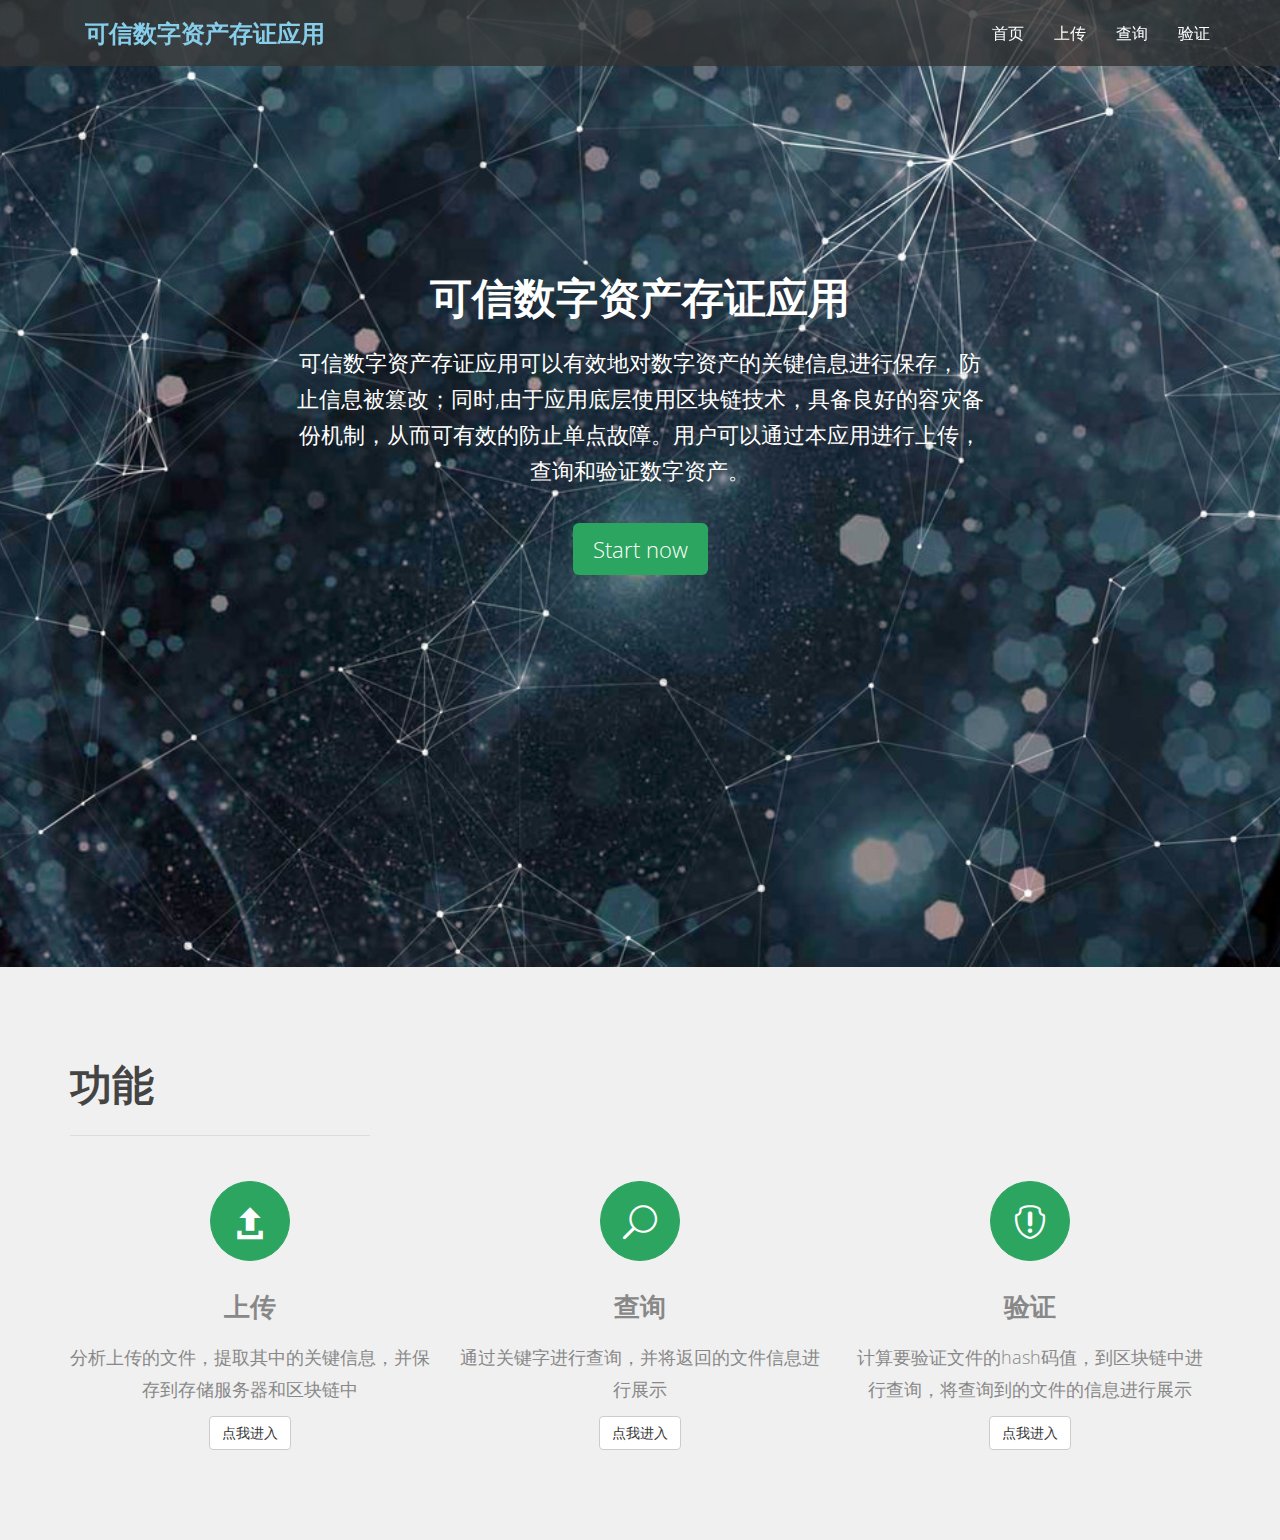
<file: 前端项目/index.html>
﻿<!DOCTYPE html>
<script src="assets/bootstrap/js/jquery/2.0.0/jquery.min.js"></script>
<link href="assets/bootstrap/css/bootstrap/3.3.6/bootstrap.min.css" rel="stylesheet" />
<link href="assets/css/style.css" rel="stylesheet" />
<link href="assets/css/media-queries.css" rel="stylesheet"/>
<link href="assets/fonts/style.css" rel="stylesheet"/>
<link href="assets/css/animate.css" rel="stylesheet"/>
<link rel="stylesheet" href="http://fonts.googleapis.com/css?family=Open+Sans:700,300,400">
<script src="assets/bootstrap/js/bootstrap/3.3.6/bootstrap.min.js"></script>
<script src="assets/bootstrap/js/jquery/2.0.0/jquery.min.js"></script>

<html>
	<head>
		<meta charset="UTF-8">
		<title>可信数字资产存证应用</title>
		
	</head>
	<body>
	<!-- 导航栏 -->
   	<nav class="navbar navbar-fixed-top" role="navigation">
			<div class="container">
				<div class="navbar-header">
        		<button type="button" class="navbar-toggle collapsed" data-toggle="collapse"
                	data-target="#top-navbar-collapse" >
		            <span class="sr-only">切换导航</span>
		            <span class="icon-bar"></span>
		            <span class="icon-bar"></span>
		            <span class="icon-bar"></span>
		        </button>
        	<a class="navbar-brand" href="index.html" id="a1">可信数字资产存证应用</a>
    </div>
    <div class="collapse navbar-collapse" id="top-navbar-collapse">
        <ul class="nav navbar-nav navbar-right">
			<li ><a href="index.html" >首页</a></li> 
            <li ><a href="upload.html" >上传</a></li>                      
            <li ><a href="search.html" >查询</a></li> 
            <li><a  href="verification.html" >验证</a></li>
          
        
        </ul>
    </div>
    </div>
	</nav>
	
	<!-- 主页头部  -->
		<div class="page-title top-content" id="page-title-bg">
            <div class="page-title-text wow fadeInUp">
            	<h1>可信数字资产存证应用</h1>
            	<p>可信数字资产存证应用可以有效地对数字资产的关键信息进行保存，防止信息被篡改；同时,由于应用底层使用区块链技术，具备良好的容灾备份机制，从而可有效的防止单点故障。用户可以通过本应用进行上传，查询和验证数字资产。</p>
            	<div class="page-title-bottom-link">
            		<a class="big-link-1 btn scroll-link" href="#功能">Start now</a>
            	</div>
            </div>
        </div>
   
   
   
    <!--功能展示-->
	<br />
	
    <div class="container" id="功能">
    	
	            <div class="row">
	                <div class="col-sm-12 block-3 section-description wow fadeIn">
	                    <h2 align="left">功能</h2>
	                  	<div class="divider-1 wow fadeInUp"><span></span></div>
	                </div>
	            </div>
    	
    	
    	
    	
      <div class="row" id="summary-container">
      
        <div class="col-md-4 block-3-box wow fadeInUp">
          <div class="block-3-box-icon">
	            <span aria-hidden="true" class="icon_upload"></span>
	      </div>
          <h3>上传</h3>
          <p>分析上传的文件，提取其中的关键信息，并保存到存储服务器和区块链中</p>
          <p>
            <a class="btn btn-default" href="upload.html" role="button" >点我进入</a>
          </p>
        </div>
        
        
        <div class="col-md-4 block-3-box wow fadeInUp">
          <div class="block-3-box-icon">
	            <span aria-hidden="true" class="icon_search"></span>
	      </div>
         <h3>查询</h3>
          <p>通过关键字进行查询，并将返回的文件信息进行展示</p>
          <p>
            <a class="btn btn-default" href="search.html" role="button" >点我进入</a>
          </p>
        </div>
        
        
        <div class="col-md-4 block-3-box wow fadeInUp">
          <div class="block-3-box-icon">
	            <span aria-hidden="true" class="icon_shield"></span>
	      </div>
          <h3>验证</h3>
          <p>计算要验证文件的hash码值，到区块链中进行查询，将查询到的文件的信息进行展示</p>
          <p>
            <a class="btn btn-default" href="verification.html" role="button" >点我进入</a>
          </p>
        </div>
        
      </div>
     
      <br /><br /><br /><br />
	</body>
</html>
</file>
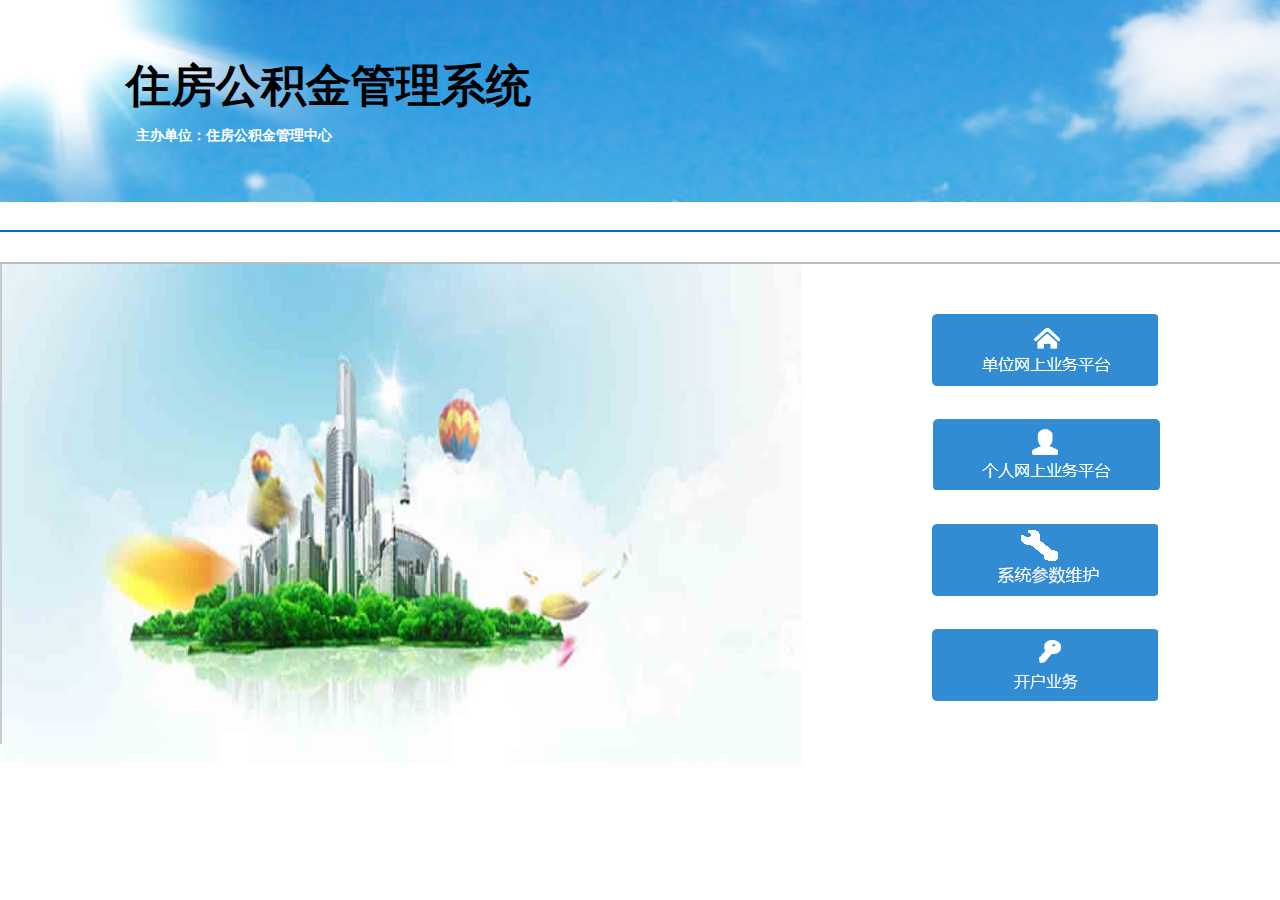
<file: 公积金/公积金/项目代码/gongjijin/WebRoot/Index.html>
<!DOCTYPE html PUBLIC "-//W3C//DTD XHTML 1.0 Transitional//EN" "http://www.w3.org/TR/xhtml1/DTD/xhtml1-transitional.dtd">
<html xmlns="http://www.w3.org/1999/xhtml">
<head>
<meta http-equiv="Content-Type" content="text/html; charset=utf-8" />
<title>住房公积金管理系统</title>
<link href="style/main.css" rel="stylesheet" type="text/css">
</head>

<body>
	<div id="warp">
    	<div id="header">
        	<div class="text">
            	<ul>
                	<li><h1>住房公积金管理系统</h1></li>
                    <li><h3>主办单位：住房公积金管理中心</h3></li>
                </ul>
            </div>
        </div>
        	
        <div id="contents">
        	<div class="all">
            	<div class="left"><img src="img/logo.jpg" alt="" / class="img"></div>
            	<div class="right">
            		<ul>
                		<li><input type="button" class="sub1" onclick="location.href='ComModification.html'"></li>
                    	<li><input type="button" class="sub2" onclick="location.href='PerModification.html'"></li>
                        <li><input type="button" class="sub3" ></li>
                        <li><input type="button" class="kaihu" onclick="location.href='OpenAccount.html'"></li>
                	</ul>
            	</div>
            </div>
        	    	
        </div>
        <div id="footer"></div>
    </div>
</body>
</html>
</file>
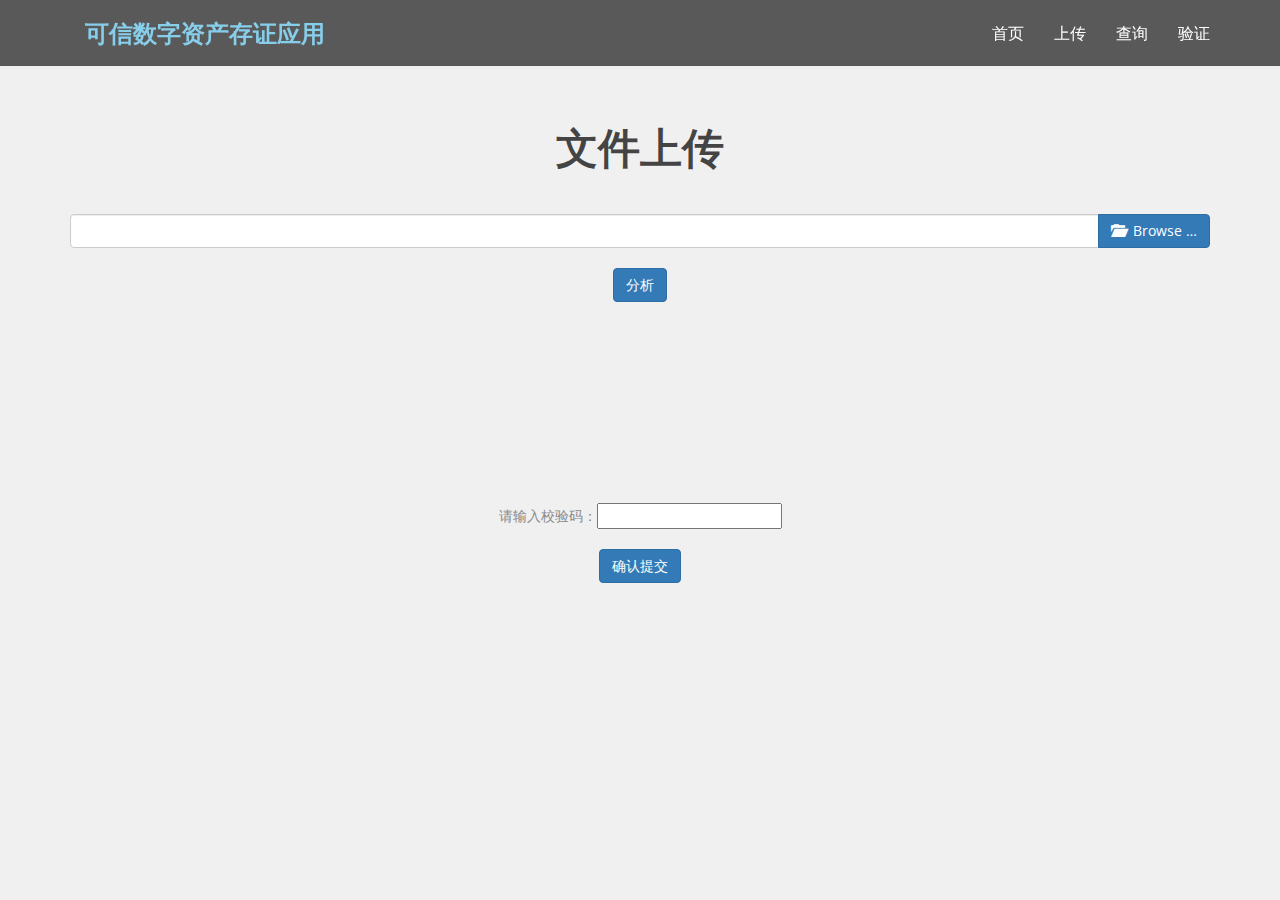
<file: 前端项目/upload.html>
﻿<!DOCTYPE html>
<script src="assets/bootstrap/js/jquery/2.0.0/jquery.min.js"></script>
<link href="assets/bootstrap/css/bootstrap/3.3.6/bootstrap.min.css" rel="stylesheet" />
<link href="assets/css/style.css" rel="stylesheet" />
<link href="assets/css/media-queries.css" rel="stylesheet"/>
<link href="assets/fonts/style.css" rel="stylesheet"/>
<link href="assets/css/animate.css" rel="stylesheet"/>
<link rel="stylesheet" href="assets/css/fileinput.css" />
<link rel="stylesheet" href="http://fonts.googleapis.com/css?family=Open+Sans:700,300,400">
<script src="assets/bootstrap/js/bootstrap/3.3.6/bootstrap.min.js"></script>
<script src="assets/bootstrap/js/jquery/2.0.0/jquery.min.js"></script>
<script type="text/javascript" src="assets/js/fileinput.js" ></script>
<script type="text/javascript" src="assets/js/spark-md5.js"></script>
<script type="text/javascript" src="assets/js/uploadjs.js"></script>
<html>
	<head>
		<meta charset="UTF-8">
		<title>上传</title> 
	</head>
	<body>
	<!-- 导航栏 -->
   	<nav class="navbar navbar-fixed-top" role="navigation">
			<div class="container">
				<div class="navbar-header">
        		<button type="button" class="navbar-toggle collapsed" data-toggle="collapse"
                	data-target="#top-navbar-collapse" >
		            <span class="sr-only">切换导航</span>
		            <span class="icon-bar"></span>
		            <span class="icon-bar"></span>
		            <span class="icon-bar"></span>
		        </button>
        	<a class="navbar-brand" href="index.html" id="a1">可信数字资产存证应用</a>
    </div>
    <div class="collapse navbar-collapse" id="top-navbar-collapse">
        <ul class="nav navbar-nav navbar-right">
			<li ><a href="index.html" >首页</a></li>
            <li ><a href="upload.html" >上传</a></li>                      
            <li ><a href="search.html" >查询</a></li> 
            <li><a  href="verification.html" >验证</a></li>
             
        </ul>
    </div>
    </div>
	</nav>
	
	<br /><br /><br /><br />
	<div class="container kv-main">
			<!-- 上传文件 -->
            <div class="page-header">
            <h1>文件上传</h1>
            </div>
		<form  action="/upload"  method="post" enctype="multipart/form-data" id="form_post">
             <input id="file" class="file" type="file" multiple data-min-file-count="1" name="uploadfile" />
		 		<br>
                <button id="cal"  type="button" class="btn btn-primary" onclick="analysis()">分析</button>
        
		</form>
		<br>
		<br>
		<br>
    	<div class="col-sm-12 container">
			 <table id="table" style="width:100%;border-collapse:collapse; border:1px solid gray;font-size:18px; text-align:center; " border="1">  
				  
			</table>  
		</div>
		
		<div class="col-md-12" style="margin-top:100px">
			
		<form id="submit" action="put"  method="get">
			<input type="hidden" name="filename" id="file_name"/>
			<input  name="keys" id="key_put" type="hidden"/><br><br>
			
                请输入校验码：<input type="password" name="pk" id="pk"/><br><br>
                <button type="button" class="btn btn-primary" onclick="judge()">确认提交</button>
            </form>
		</div>
	
    <hr />
		
		<div class="col-sm-12 container">
			<br>
		<br>
			 
		</div>
    </div>
	</body>
</html>
</file>
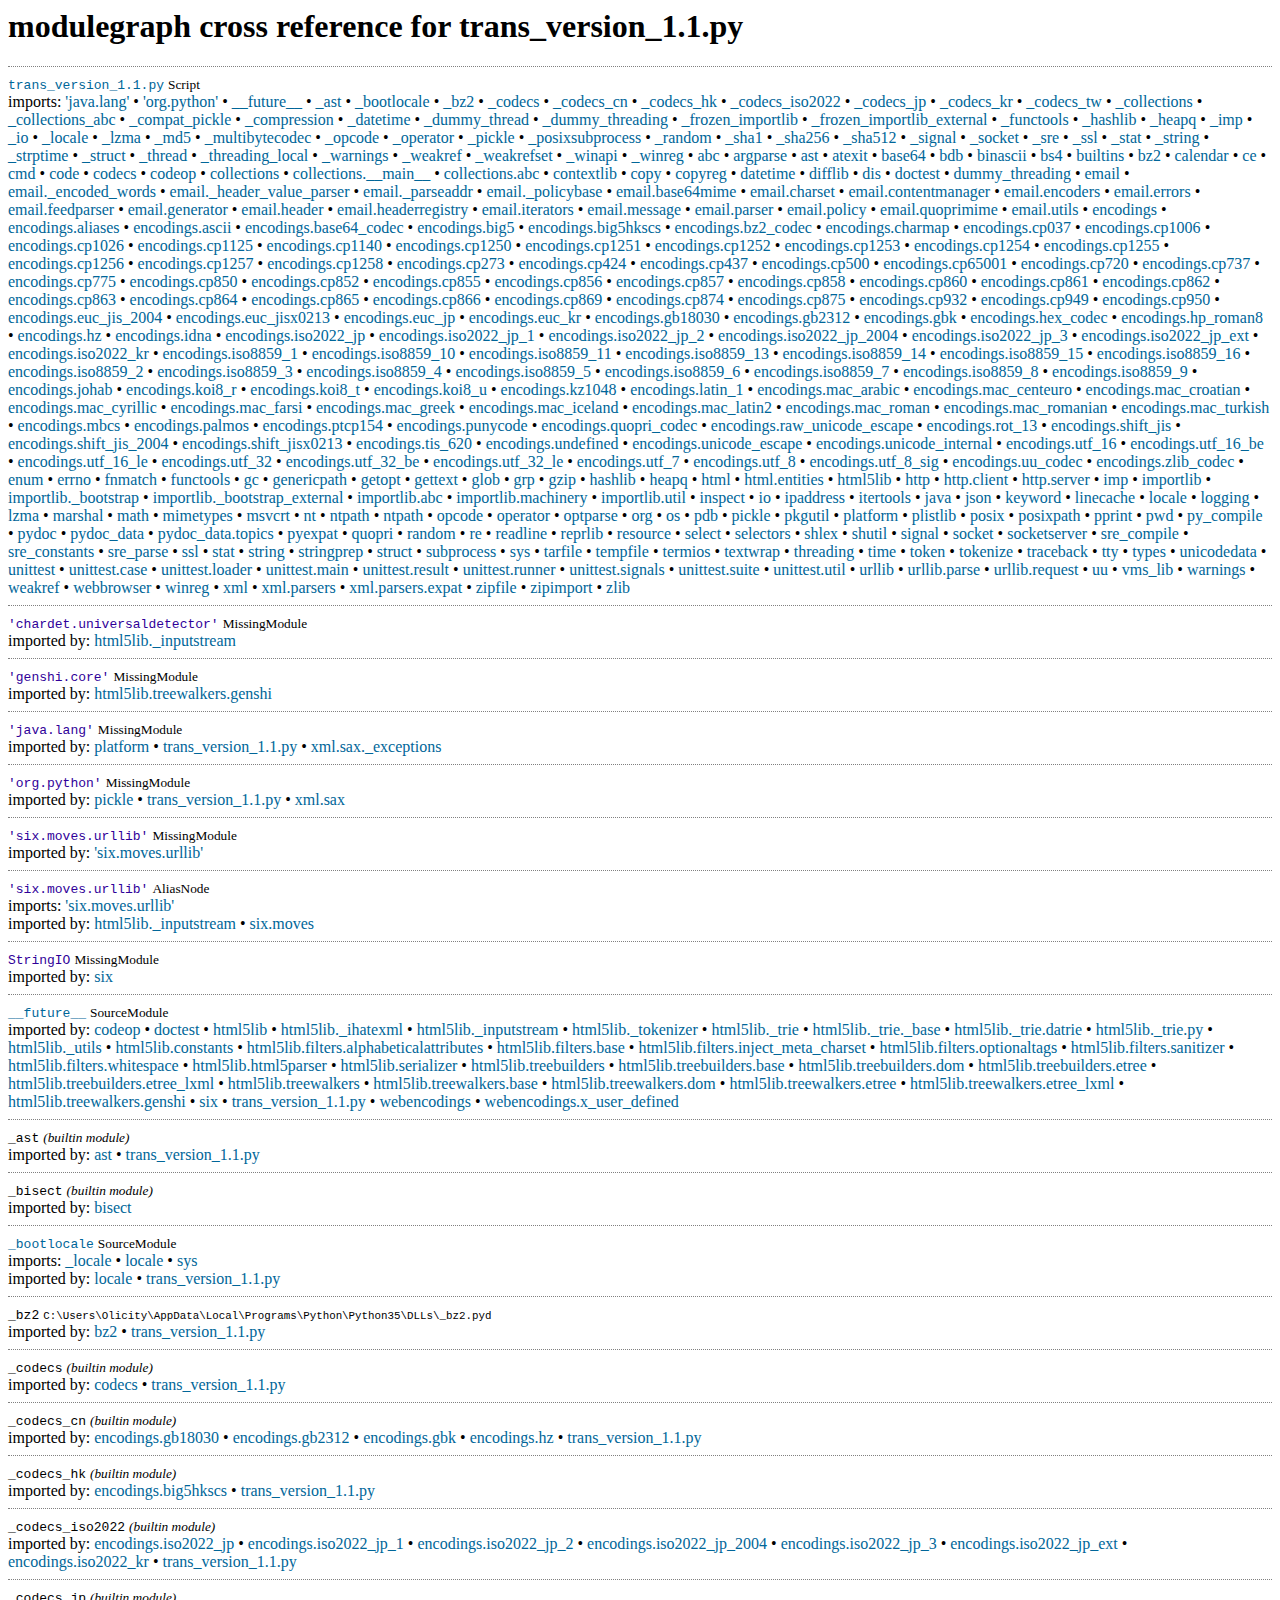
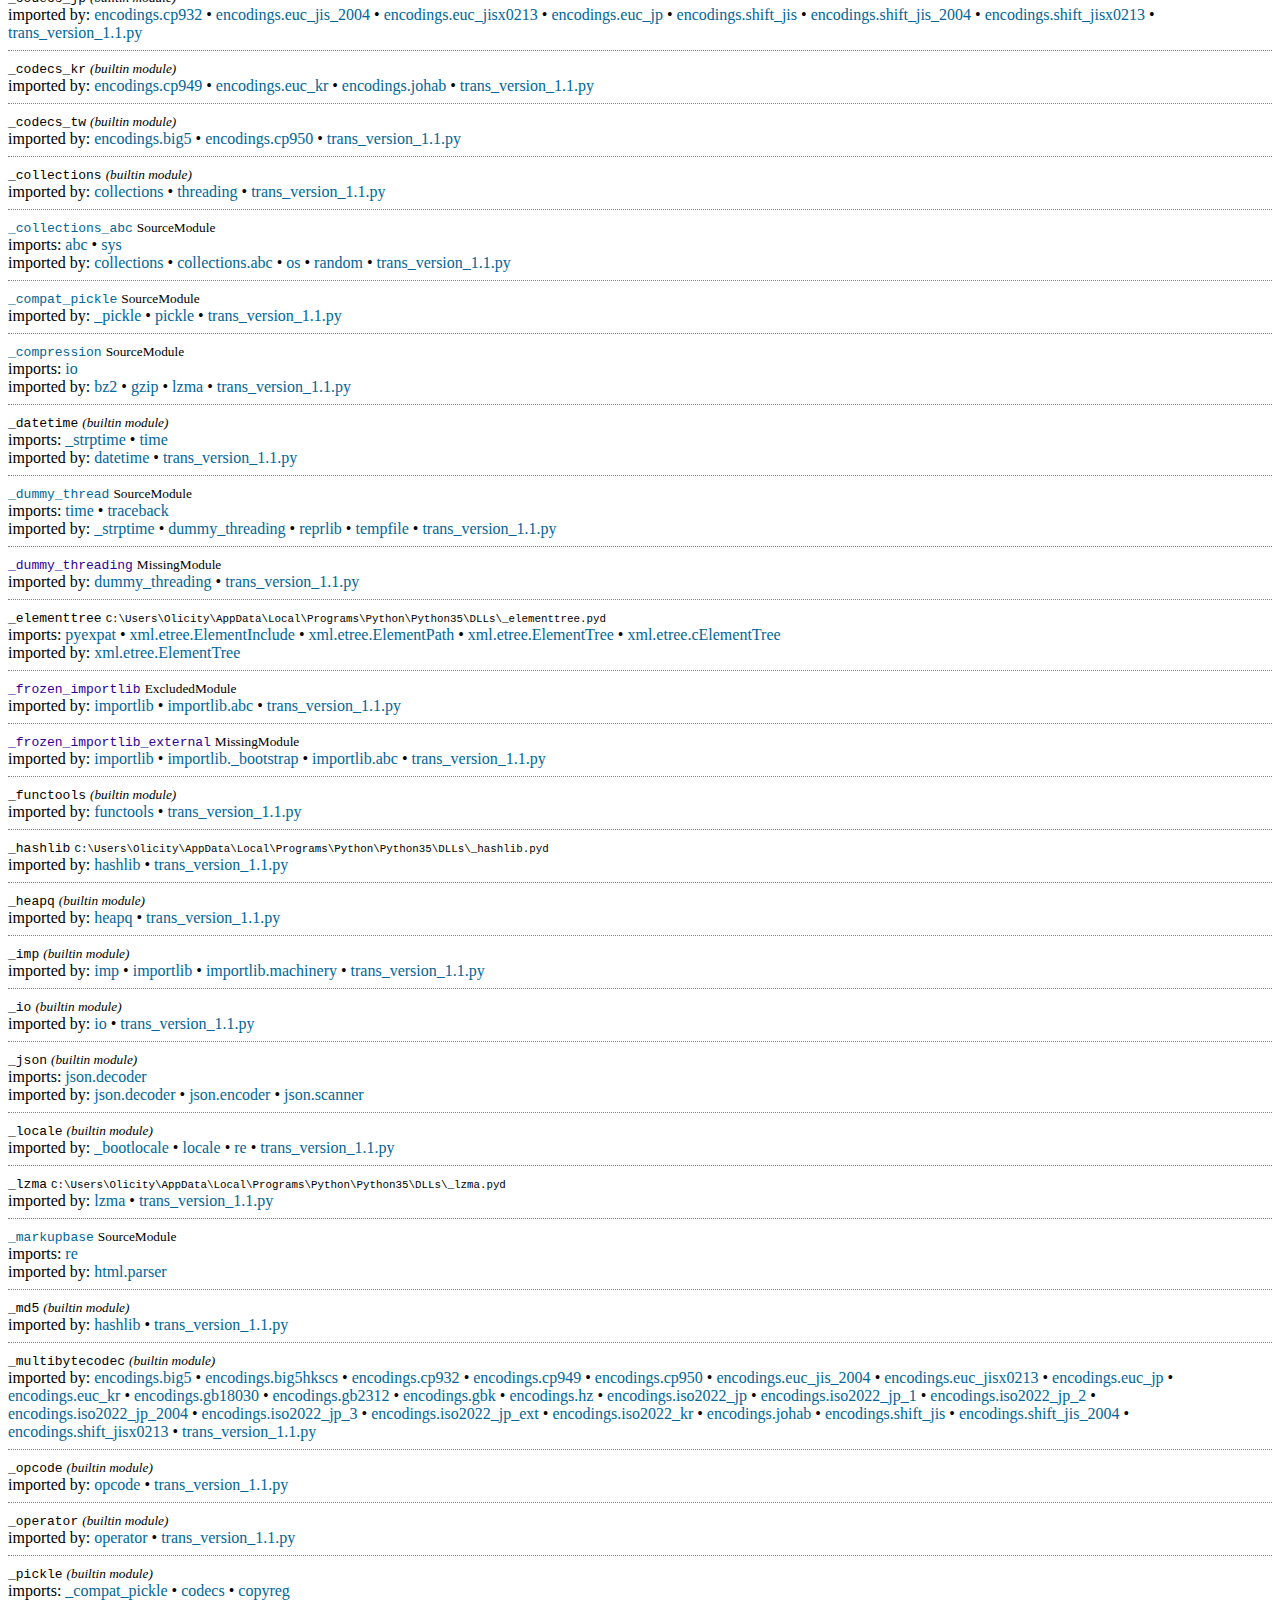
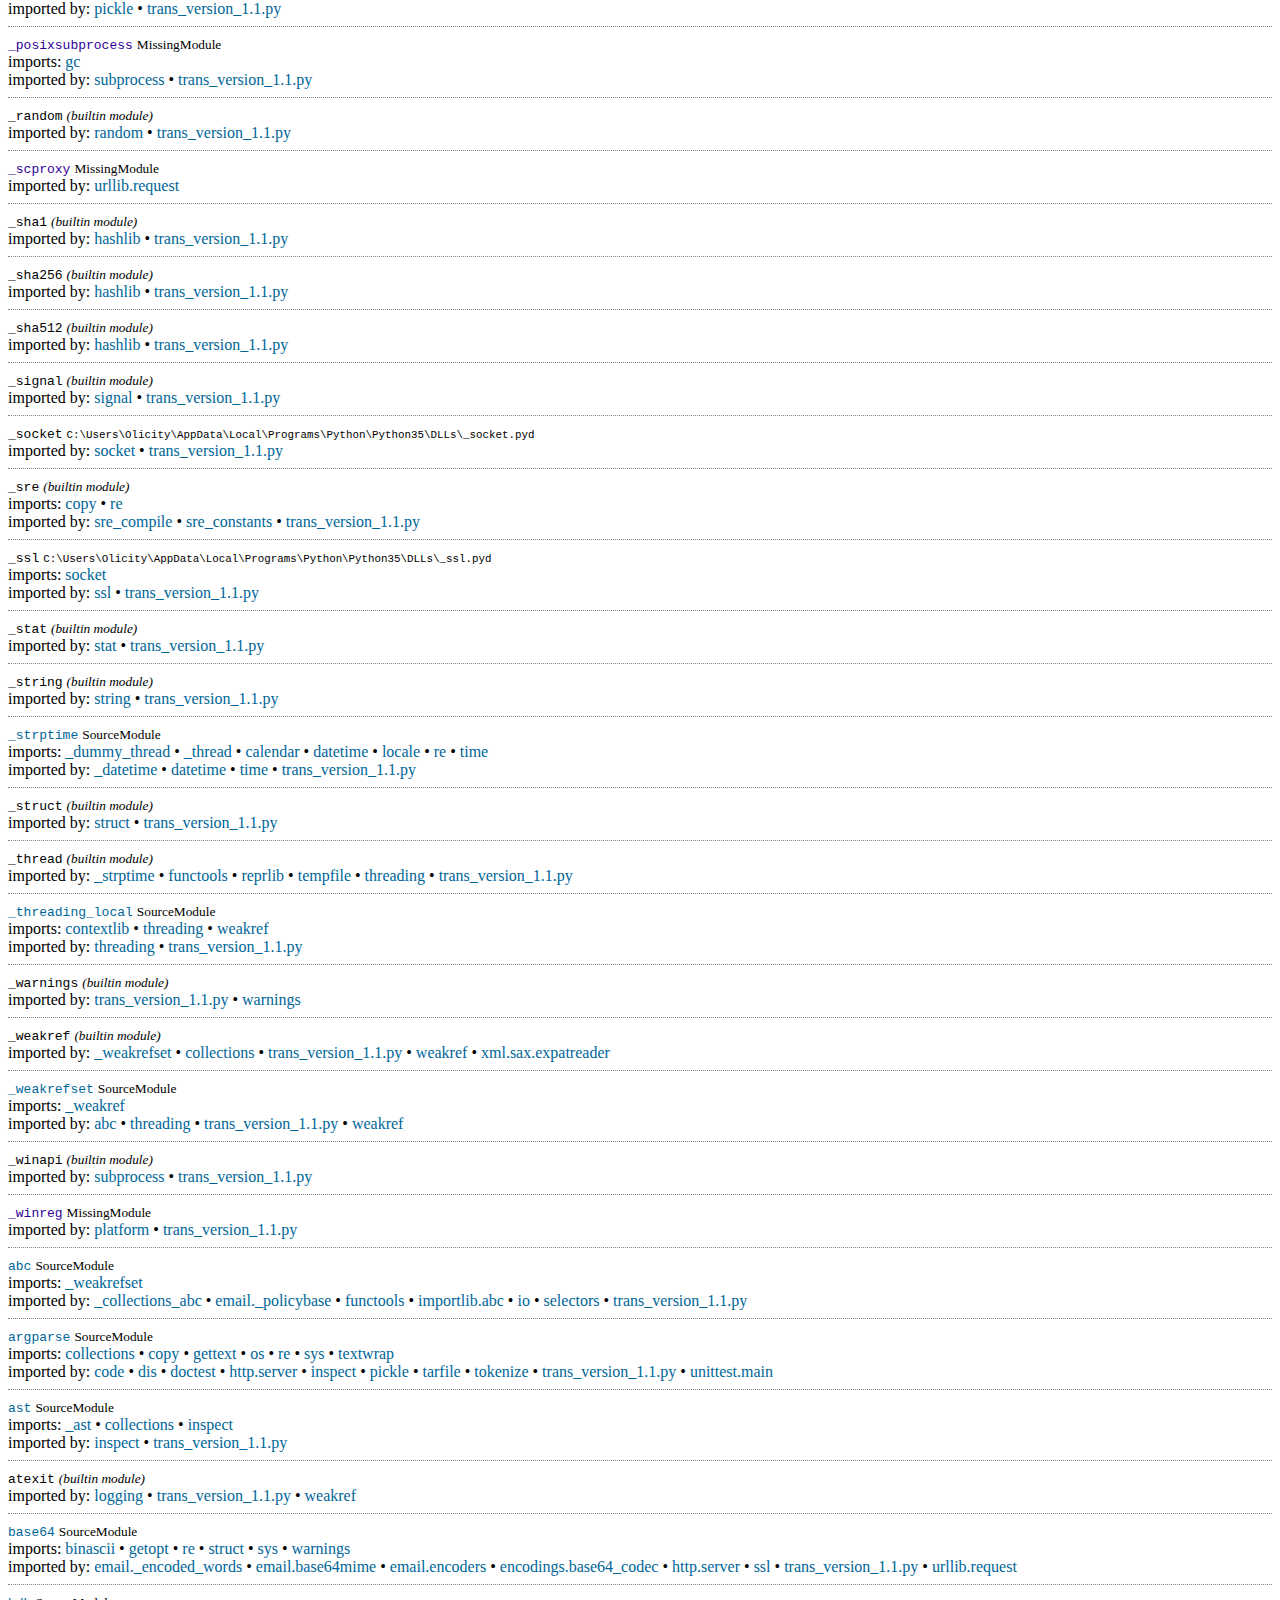
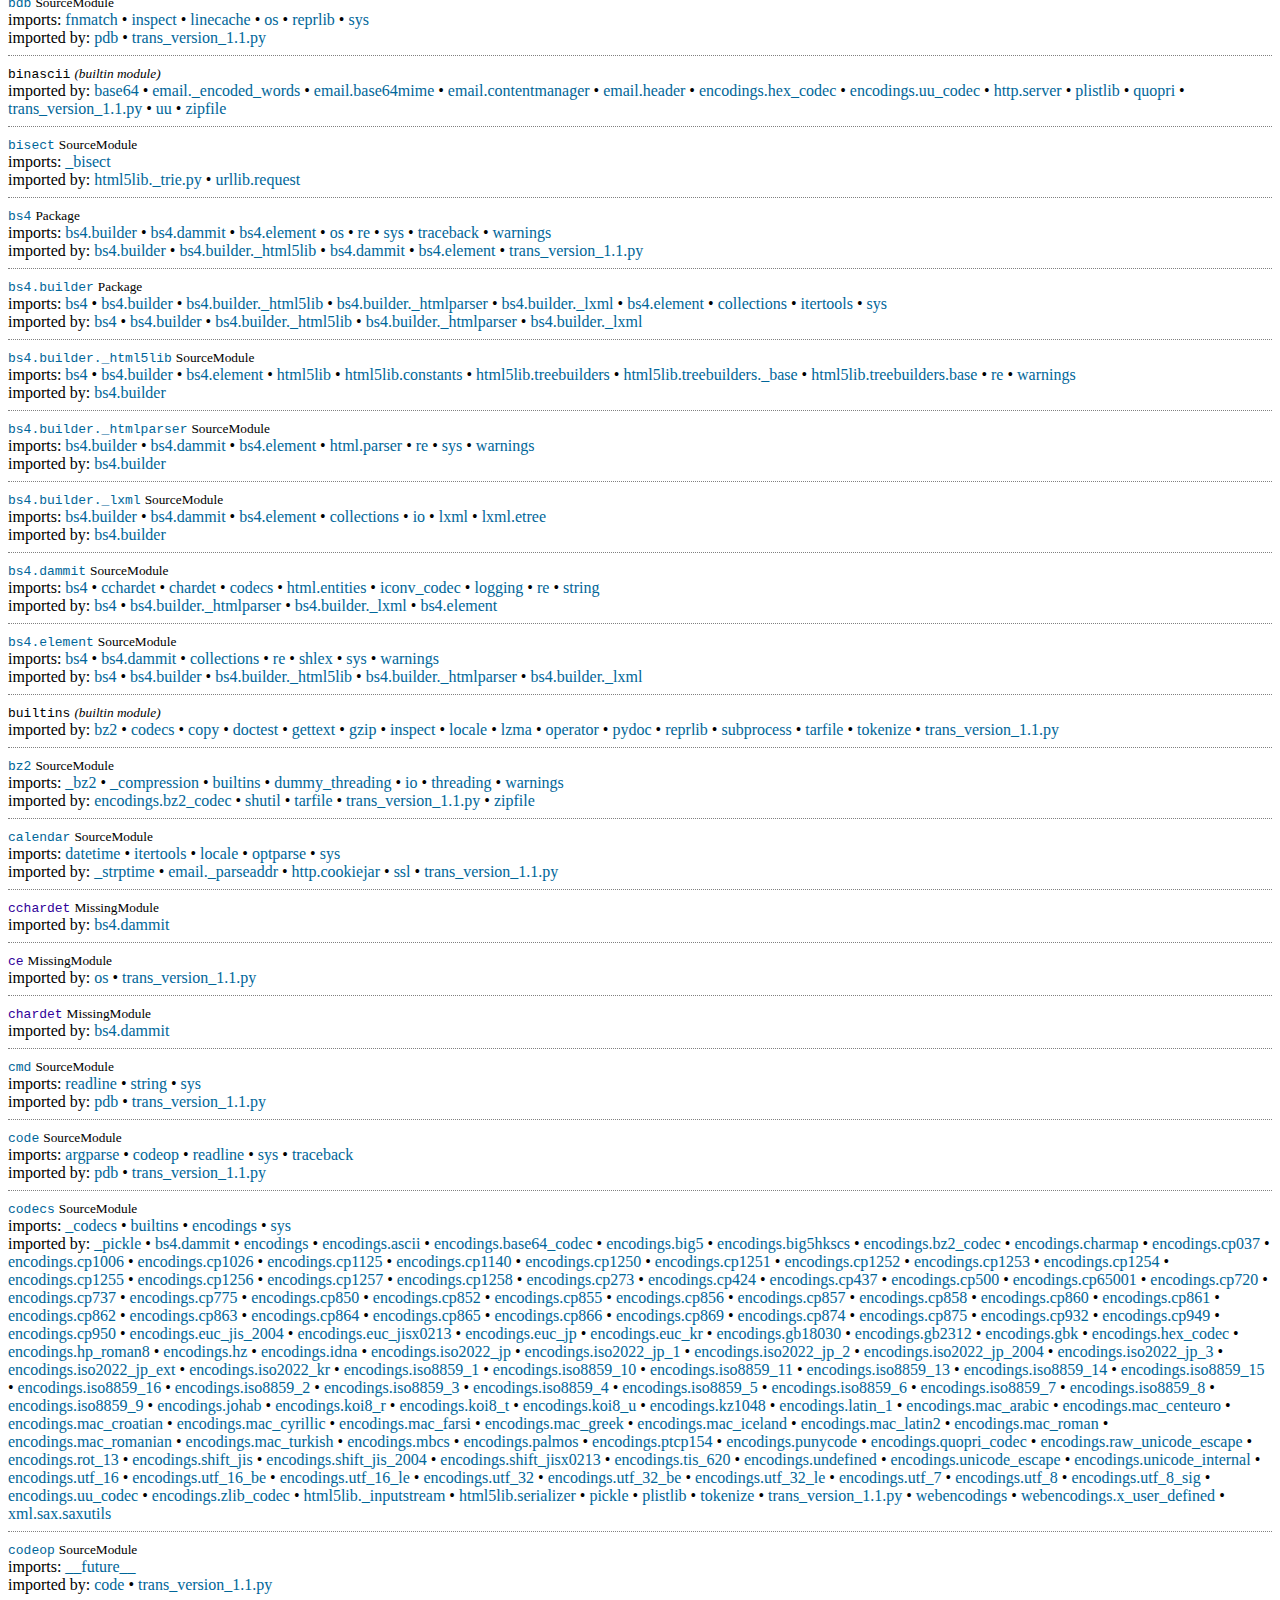
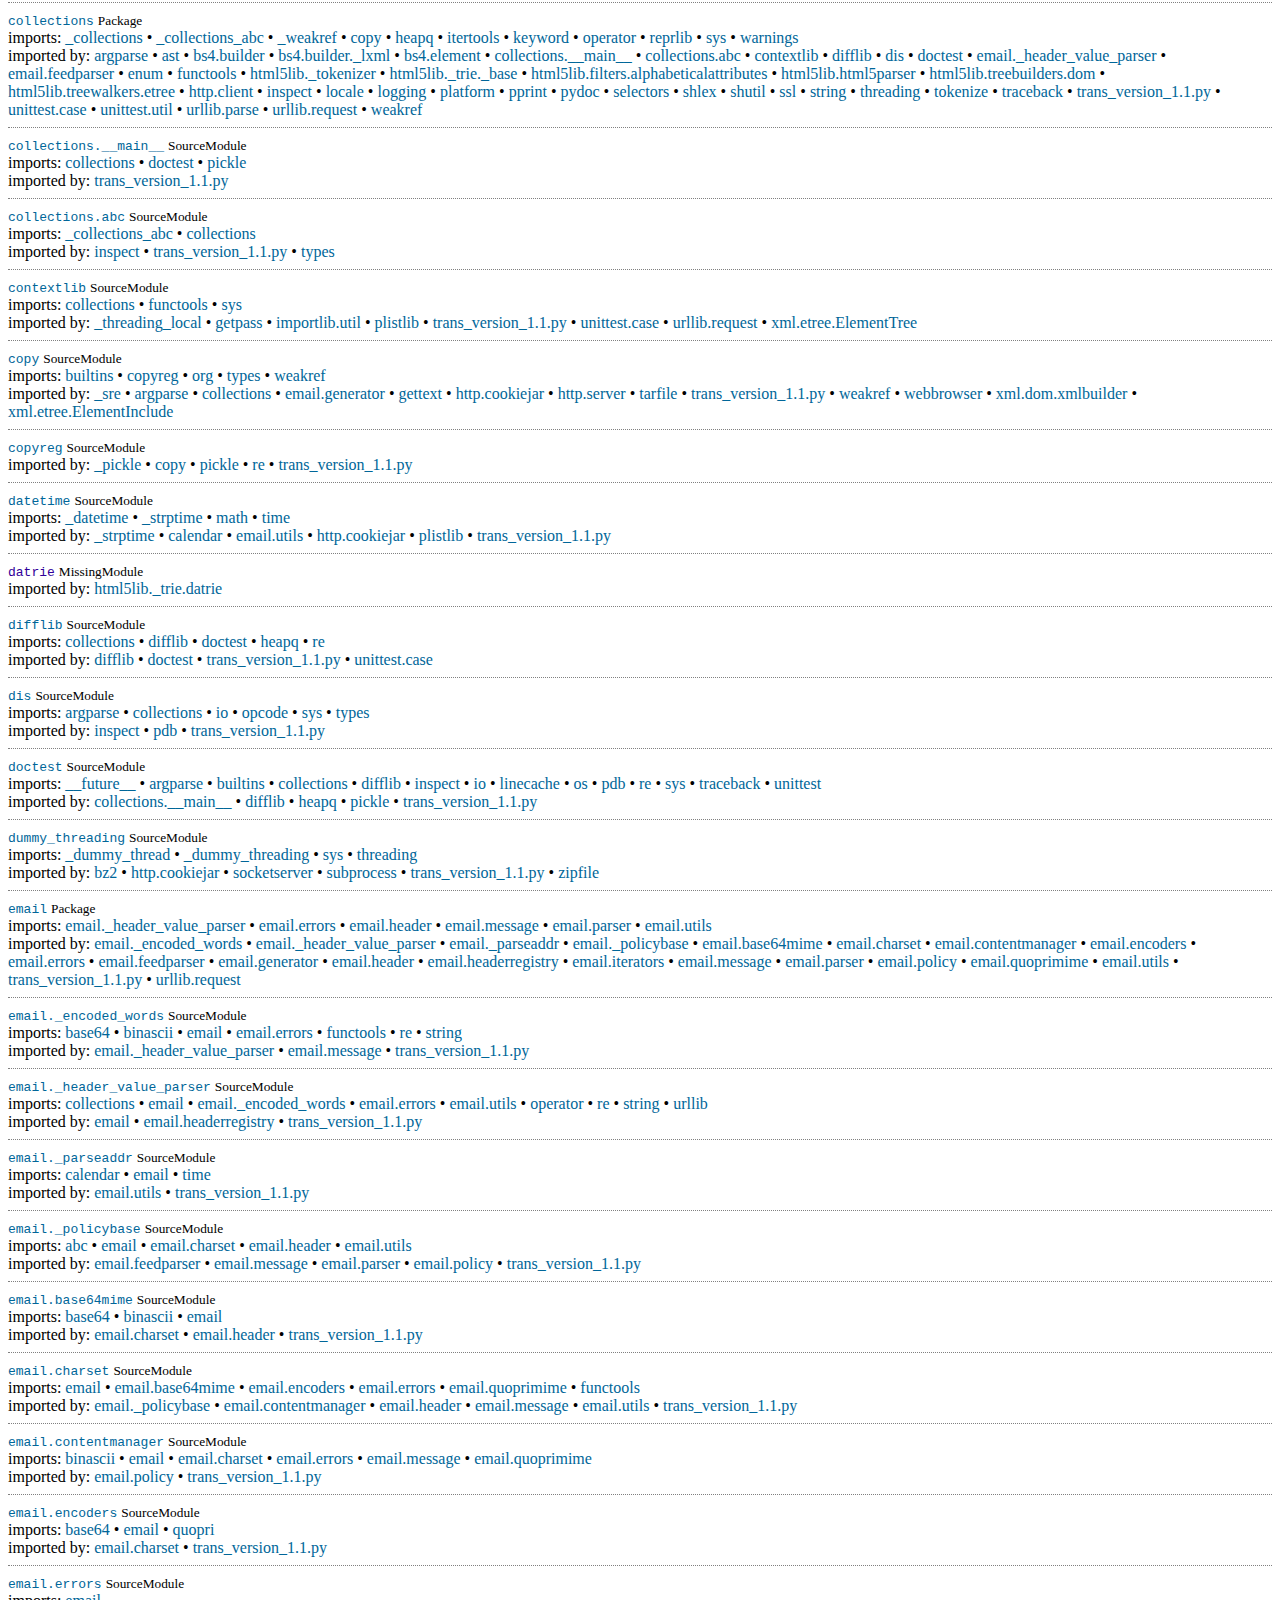
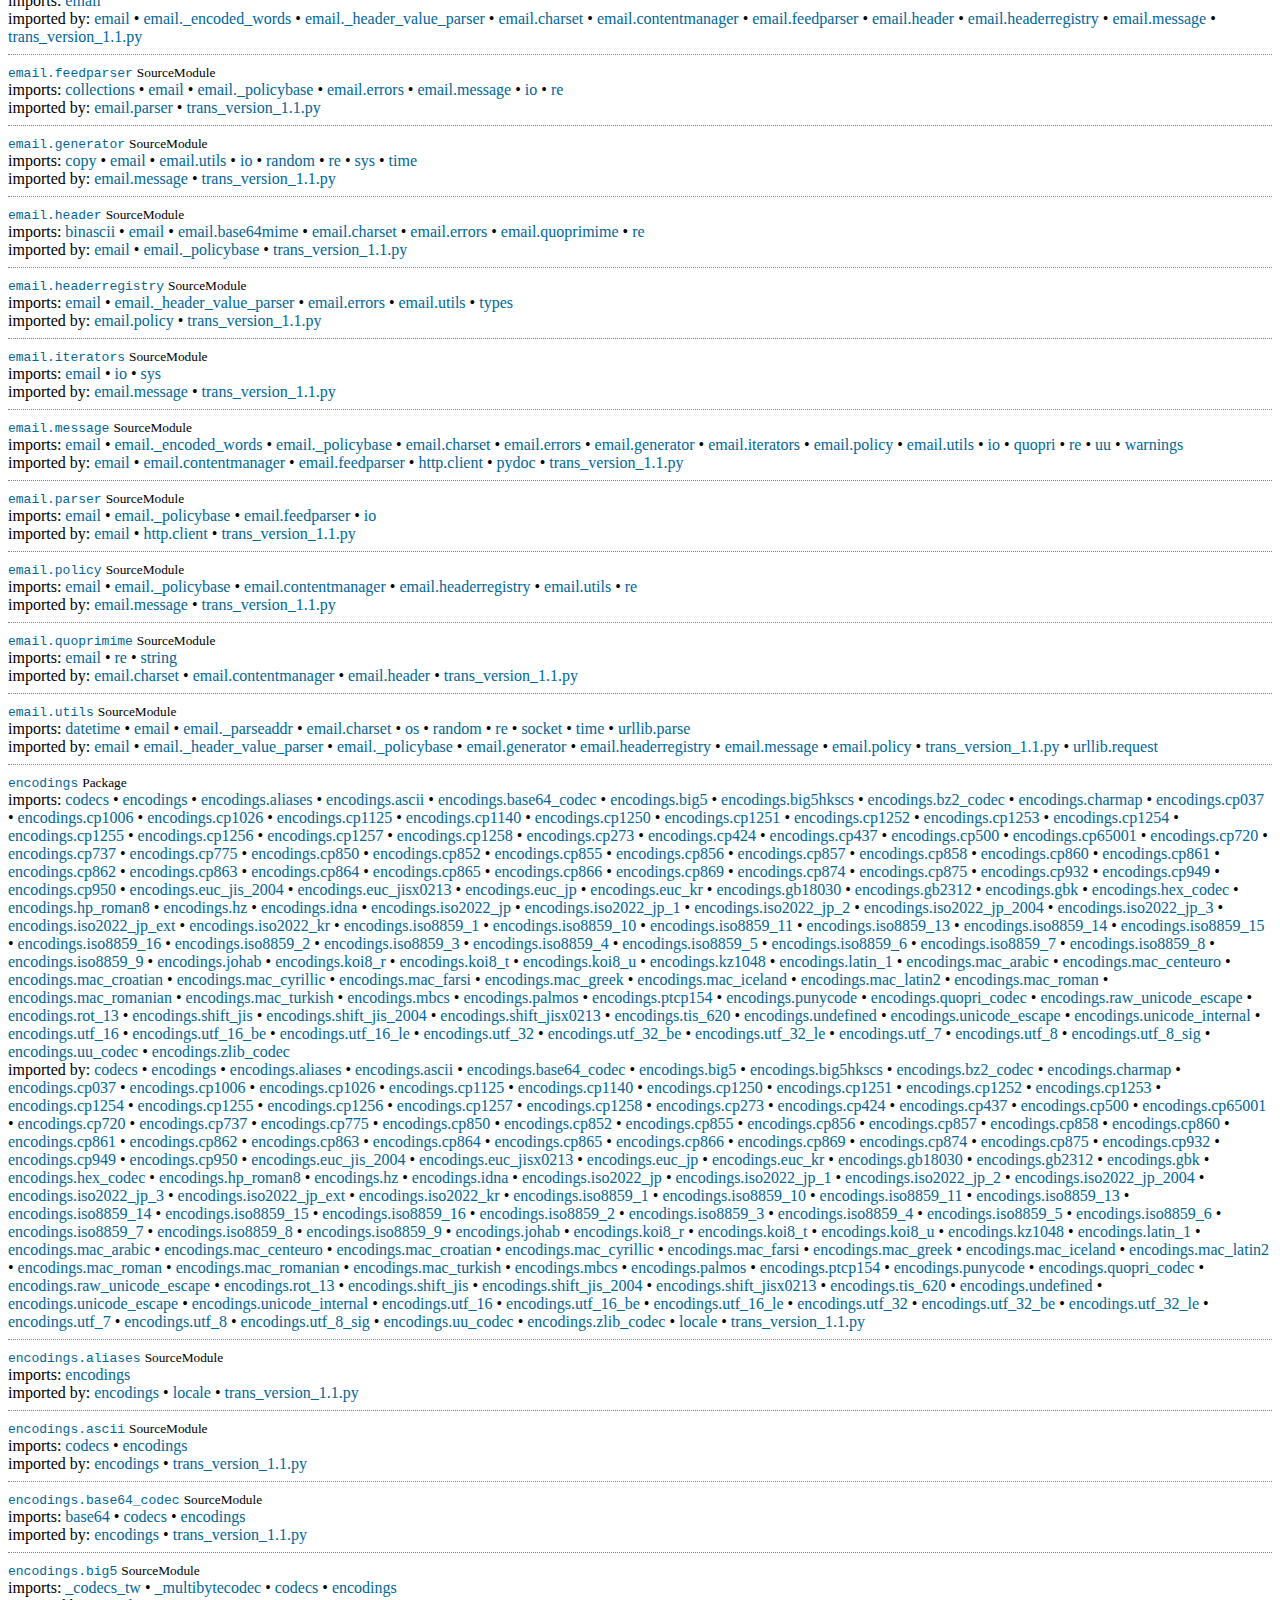
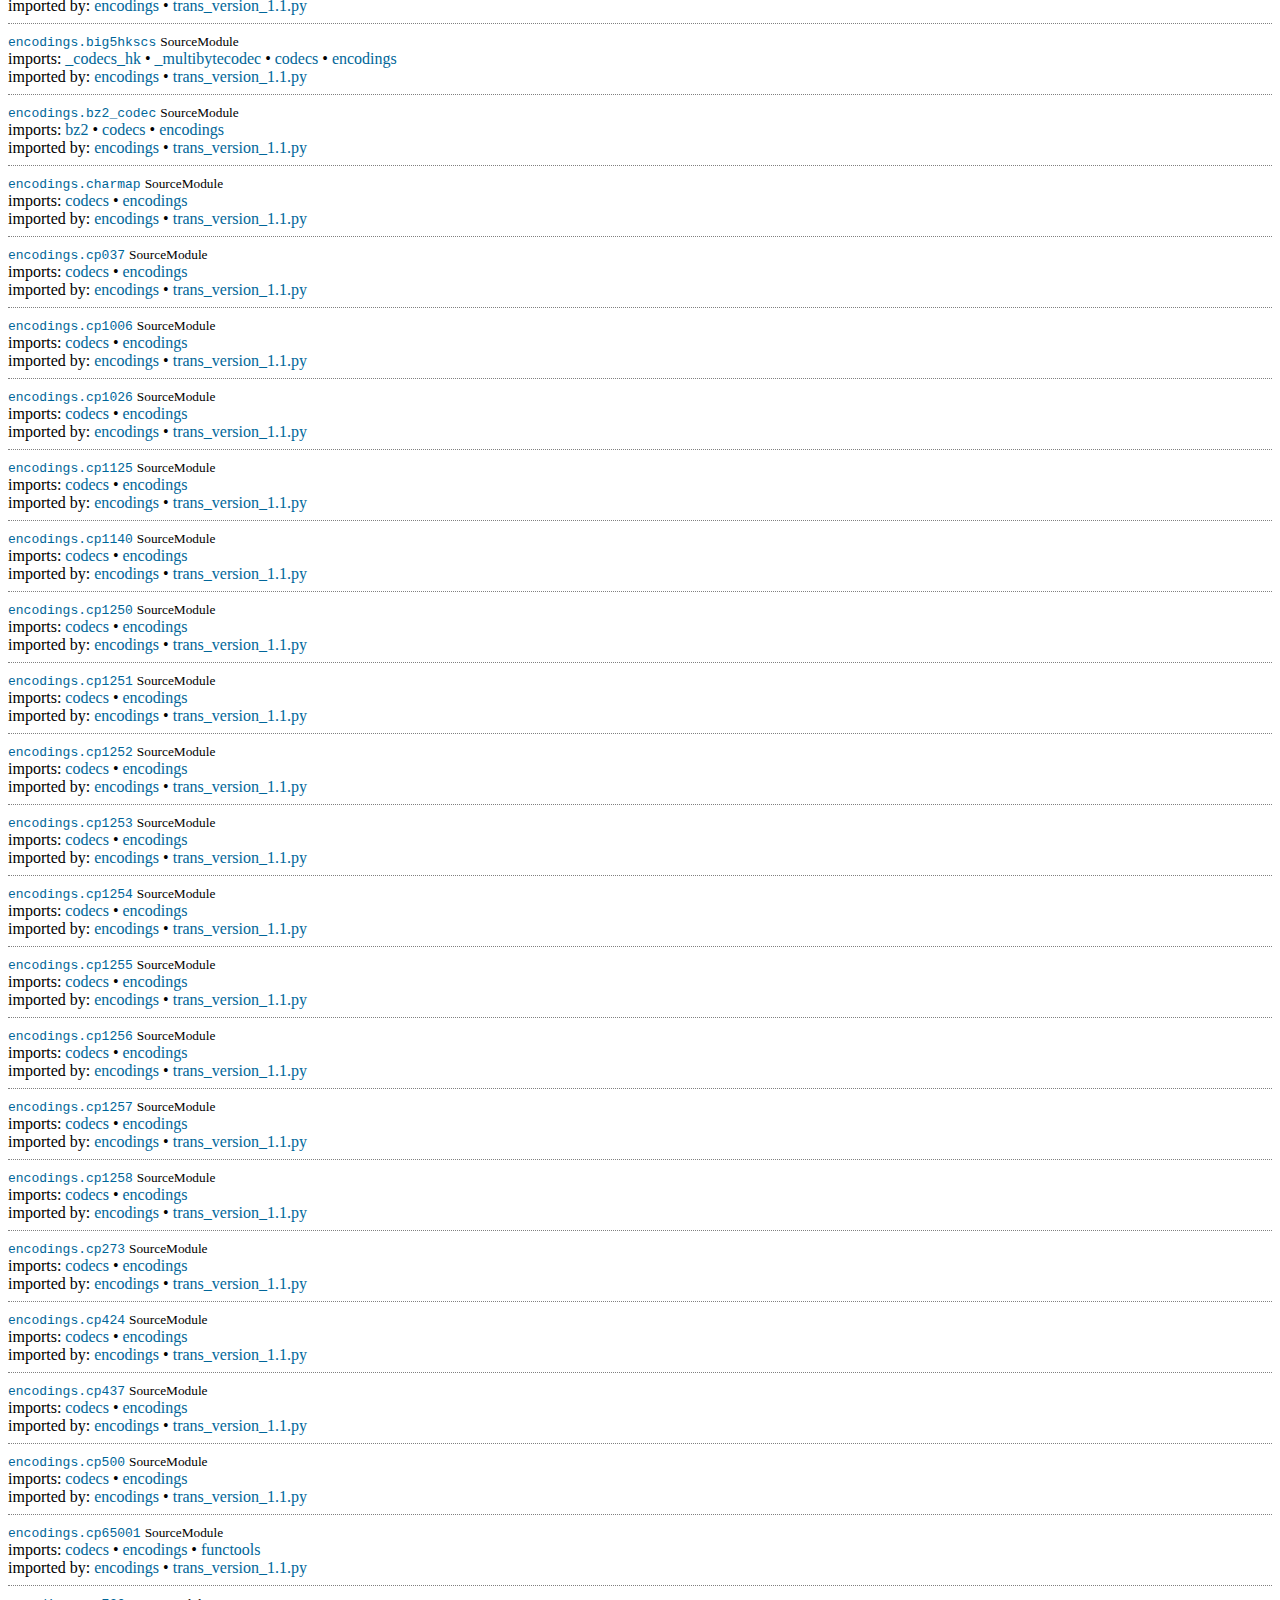
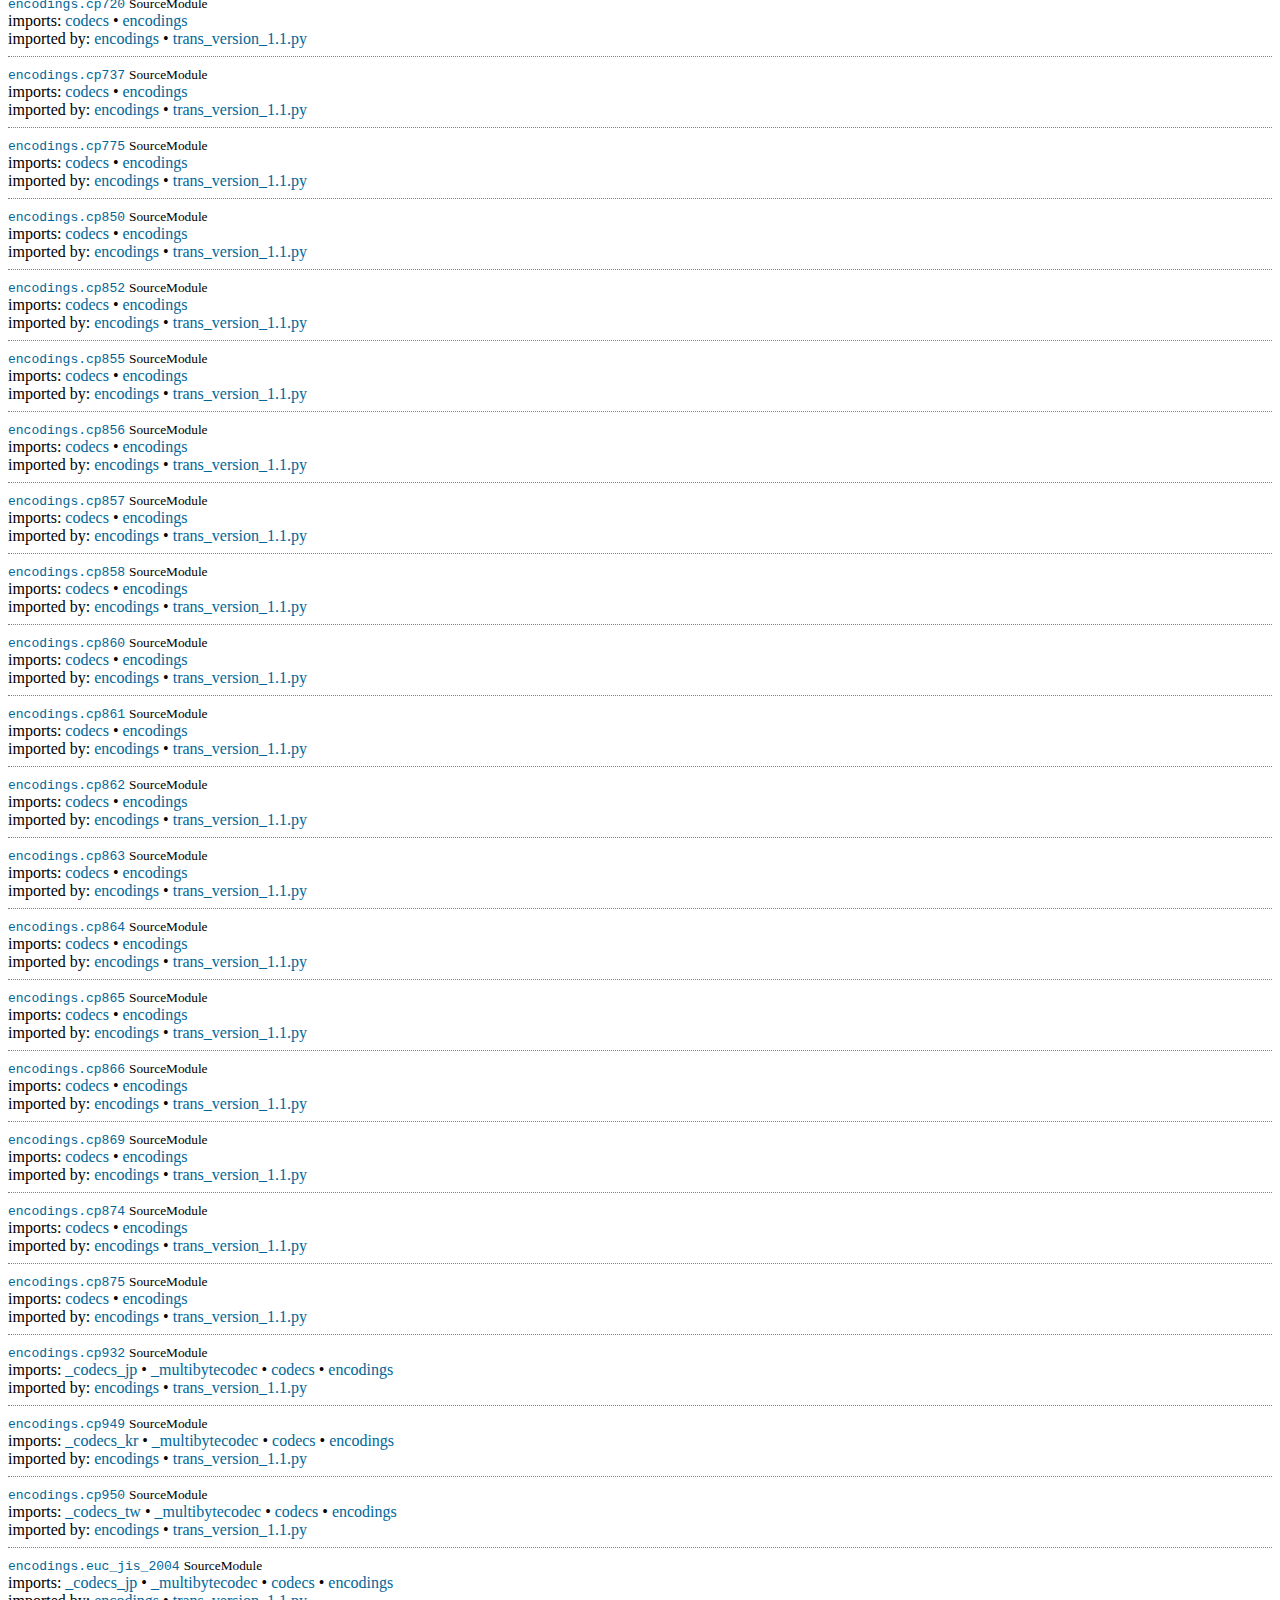
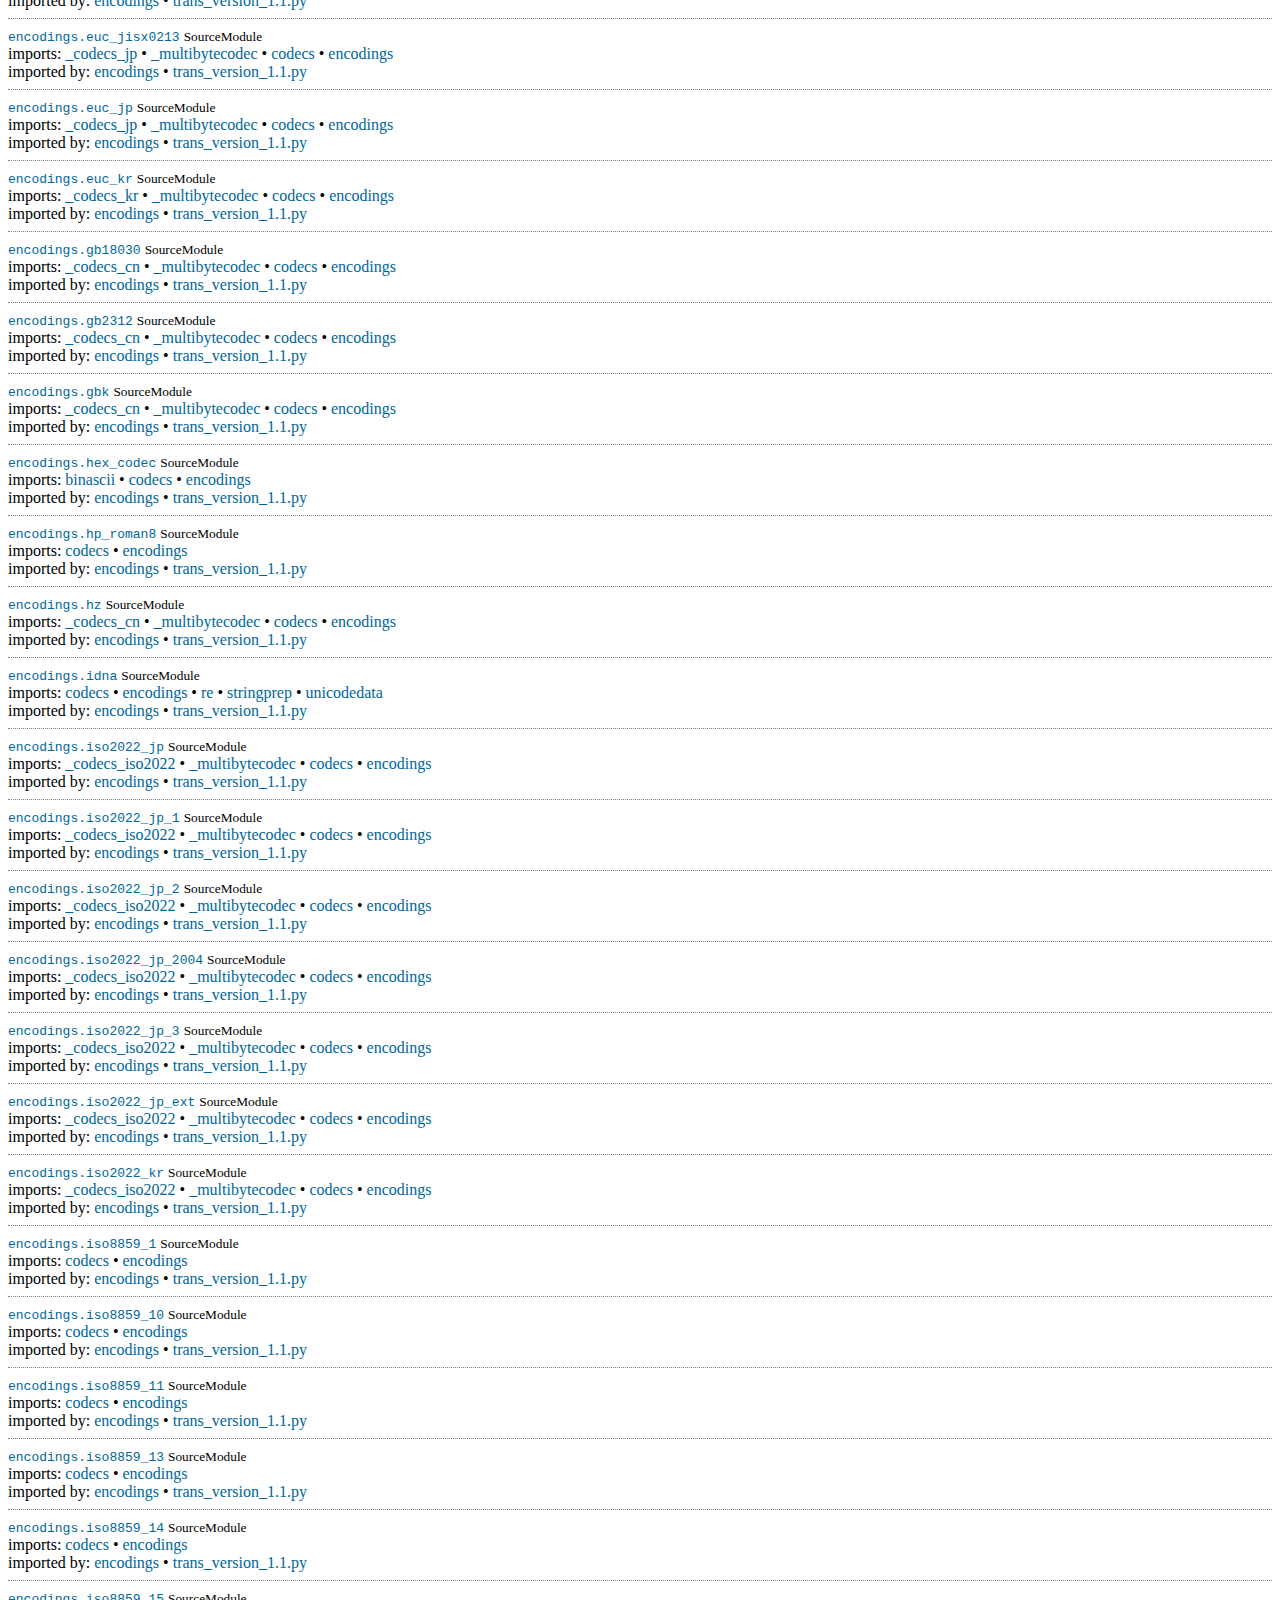
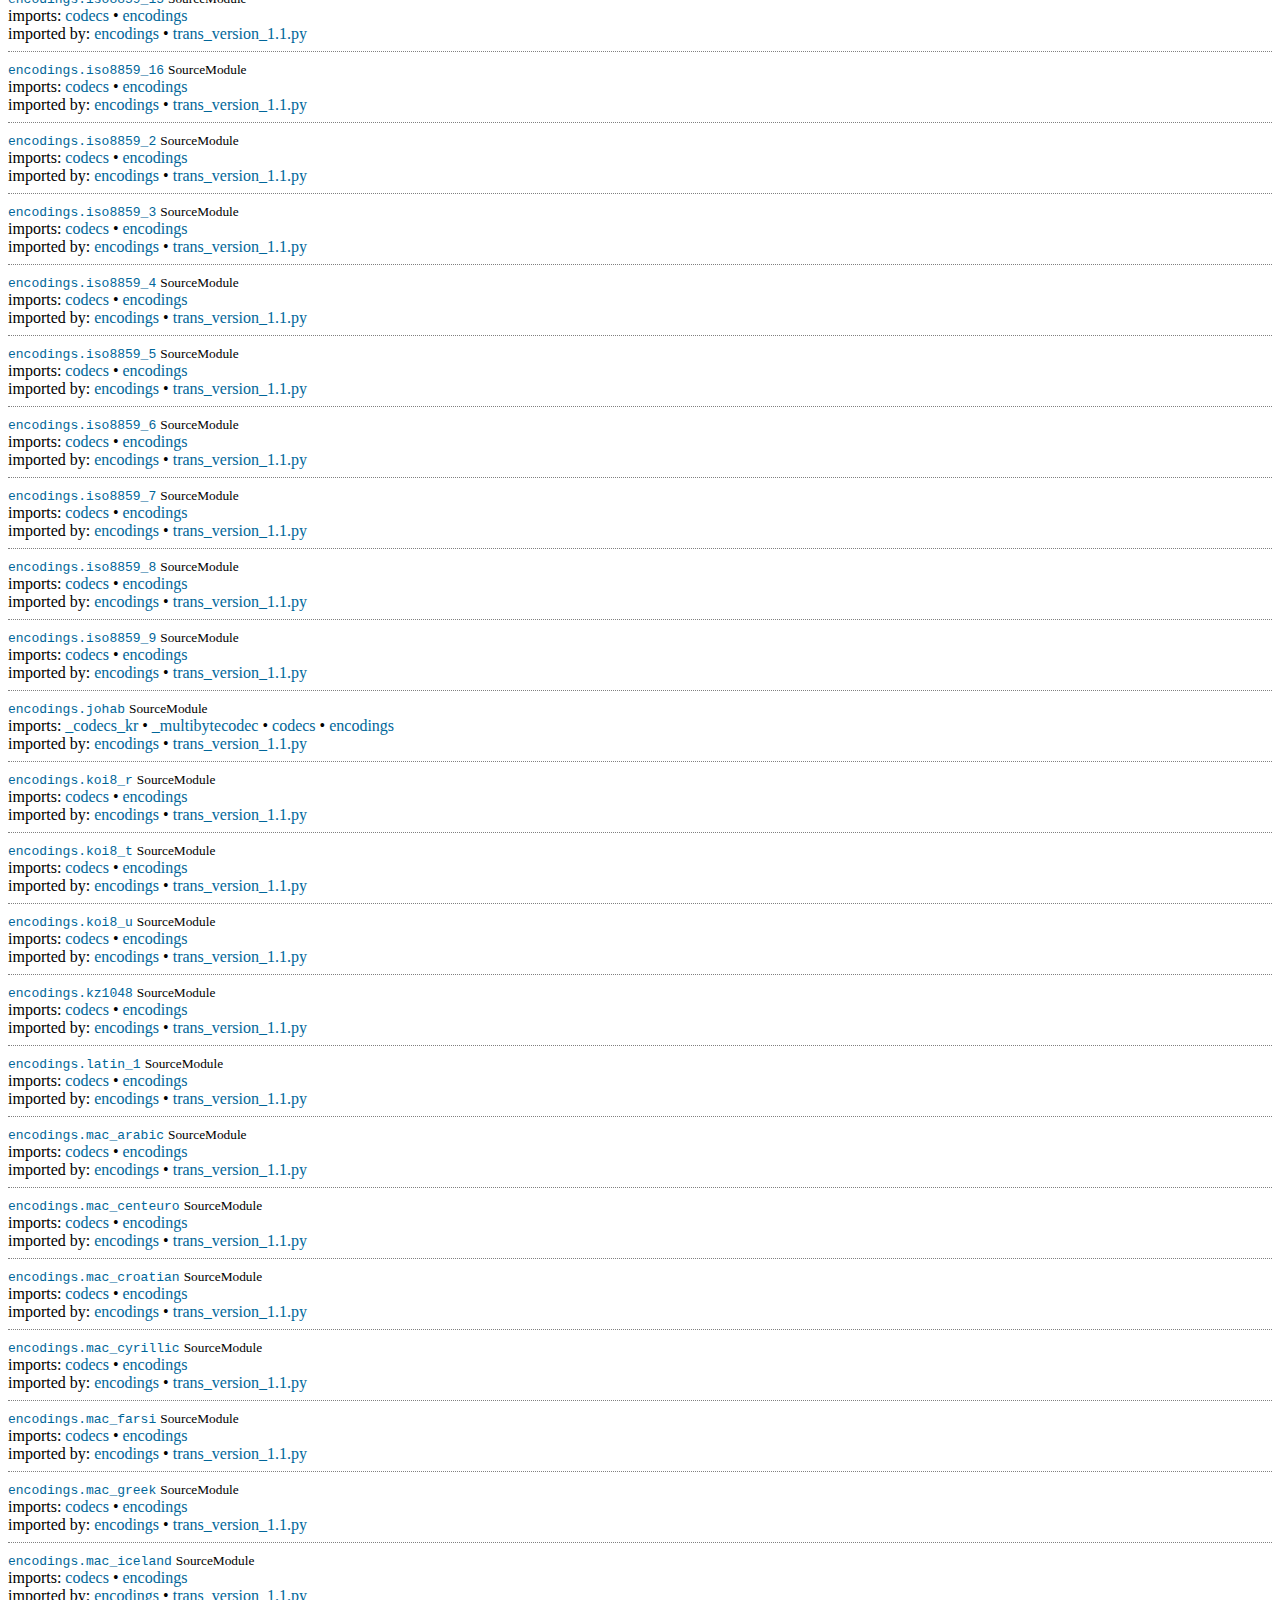
<file: trans_1.1/build/trans_version_1.1/xref-trans_version_1.1.html>
<html>
  <head>
    <title>modulegraph cross reference for trans_version_1.1.py</title>
    <style>
      .node { padding: 0.5em 0 0.5em; border-top: thin grey dotted; }
      .moduletype { font: smaller italic }
      .node a { text-decoration: none; color: #006699; }
      .node a:visited { text-decoration: none; color: #2f0099; }
    </style>
  </head>
  <body>
    <h1>modulegraph cross reference for trans_version_1.1.py</h1>

<div class="node">
  <a name="trans_version_1.1.py"></a>
  <a target="code" href="///D:/py_%E5%B7%A5%E4%BD%9C%E7%A9%BA%E9%97%B4/trans_1.1/trans_version_1.1.py" type="text/plain"><tt>trans_version_1.1.py</tt></a>
<span class="moduletype">Script</span>  <div class="import">
imports:
    <a href="#'java.lang'">'java.lang'</a>
 &#8226;   <a href="#'org.python'">'org.python'</a>
 &#8226;   <a href="#__future__">__future__</a>
 &#8226;   <a href="#_ast">_ast</a>
 &#8226;   <a href="#_bootlocale">_bootlocale</a>
 &#8226;   <a href="#_bz2">_bz2</a>
 &#8226;   <a href="#_codecs">_codecs</a>
 &#8226;   <a href="#_codecs_cn">_codecs_cn</a>
 &#8226;   <a href="#_codecs_hk">_codecs_hk</a>
 &#8226;   <a href="#_codecs_iso2022">_codecs_iso2022</a>
 &#8226;   <a href="#_codecs_jp">_codecs_jp</a>
 &#8226;   <a href="#_codecs_kr">_codecs_kr</a>
 &#8226;   <a href="#_codecs_tw">_codecs_tw</a>
 &#8226;   <a href="#_collections">_collections</a>
 &#8226;   <a href="#_collections_abc">_collections_abc</a>
 &#8226;   <a href="#_compat_pickle">_compat_pickle</a>
 &#8226;   <a href="#_compression">_compression</a>
 &#8226;   <a href="#_datetime">_datetime</a>
 &#8226;   <a href="#_dummy_thread">_dummy_thread</a>
 &#8226;   <a href="#_dummy_threading">_dummy_threading</a>
 &#8226;   <a href="#_frozen_importlib">_frozen_importlib</a>
 &#8226;   <a href="#_frozen_importlib_external">_frozen_importlib_external</a>
 &#8226;   <a href="#_functools">_functools</a>
 &#8226;   <a href="#_hashlib">_hashlib</a>
 &#8226;   <a href="#_heapq">_heapq</a>
 &#8226;   <a href="#_imp">_imp</a>
 &#8226;   <a href="#_io">_io</a>
 &#8226;   <a href="#_locale">_locale</a>
 &#8226;   <a href="#_lzma">_lzma</a>
 &#8226;   <a href="#_md5">_md5</a>
 &#8226;   <a href="#_multibytecodec">_multibytecodec</a>
 &#8226;   <a href="#_opcode">_opcode</a>
 &#8226;   <a href="#_operator">_operator</a>
 &#8226;   <a href="#_pickle">_pickle</a>
 &#8226;   <a href="#_posixsubprocess">_posixsubprocess</a>
 &#8226;   <a href="#_random">_random</a>
 &#8226;   <a href="#_sha1">_sha1</a>
 &#8226;   <a href="#_sha256">_sha256</a>
 &#8226;   <a href="#_sha512">_sha512</a>
 &#8226;   <a href="#_signal">_signal</a>
 &#8226;   <a href="#_socket">_socket</a>
 &#8226;   <a href="#_sre">_sre</a>
 &#8226;   <a href="#_ssl">_ssl</a>
 &#8226;   <a href="#_stat">_stat</a>
 &#8226;   <a href="#_string">_string</a>
 &#8226;   <a href="#_strptime">_strptime</a>
 &#8226;   <a href="#_struct">_struct</a>
 &#8226;   <a href="#_thread">_thread</a>
 &#8226;   <a href="#_threading_local">_threading_local</a>
 &#8226;   <a href="#_warnings">_warnings</a>
 &#8226;   <a href="#_weakref">_weakref</a>
 &#8226;   <a href="#_weakrefset">_weakrefset</a>
 &#8226;   <a href="#_winapi">_winapi</a>
 &#8226;   <a href="#_winreg">_winreg</a>
 &#8226;   <a href="#abc">abc</a>
 &#8226;   <a href="#argparse">argparse</a>
 &#8226;   <a href="#ast">ast</a>
 &#8226;   <a href="#atexit">atexit</a>
 &#8226;   <a href="#base64">base64</a>
 &#8226;   <a href="#bdb">bdb</a>
 &#8226;   <a href="#binascii">binascii</a>
 &#8226;   <a href="#bs4">bs4</a>
 &#8226;   <a href="#builtins">builtins</a>
 &#8226;   <a href="#bz2">bz2</a>
 &#8226;   <a href="#calendar">calendar</a>
 &#8226;   <a href="#ce">ce</a>
 &#8226;   <a href="#cmd">cmd</a>
 &#8226;   <a href="#code">code</a>
 &#8226;   <a href="#codecs">codecs</a>
 &#8226;   <a href="#codeop">codeop</a>
 &#8226;   <a href="#collections">collections</a>
 &#8226;   <a href="#collections.__main__">collections.__main__</a>
 &#8226;   <a href="#collections.abc">collections.abc</a>
 &#8226;   <a href="#contextlib">contextlib</a>
 &#8226;   <a href="#copy">copy</a>
 &#8226;   <a href="#copyreg">copyreg</a>
 &#8226;   <a href="#datetime">datetime</a>
 &#8226;   <a href="#difflib">difflib</a>
 &#8226;   <a href="#dis">dis</a>
 &#8226;   <a href="#doctest">doctest</a>
 &#8226;   <a href="#dummy_threading">dummy_threading</a>
 &#8226;   <a href="#email">email</a>
 &#8226;   <a href="#email._encoded_words">email._encoded_words</a>
 &#8226;   <a href="#email._header_value_parser">email._header_value_parser</a>
 &#8226;   <a href="#email._parseaddr">email._parseaddr</a>
 &#8226;   <a href="#email._policybase">email._policybase</a>
 &#8226;   <a href="#email.base64mime">email.base64mime</a>
 &#8226;   <a href="#email.charset">email.charset</a>
 &#8226;   <a href="#email.contentmanager">email.contentmanager</a>
 &#8226;   <a href="#email.encoders">email.encoders</a>
 &#8226;   <a href="#email.errors">email.errors</a>
 &#8226;   <a href="#email.feedparser">email.feedparser</a>
 &#8226;   <a href="#email.generator">email.generator</a>
 &#8226;   <a href="#email.header">email.header</a>
 &#8226;   <a href="#email.headerregistry">email.headerregistry</a>
 &#8226;   <a href="#email.iterators">email.iterators</a>
 &#8226;   <a href="#email.message">email.message</a>
 &#8226;   <a href="#email.parser">email.parser</a>
 &#8226;   <a href="#email.policy">email.policy</a>
 &#8226;   <a href="#email.quoprimime">email.quoprimime</a>
 &#8226;   <a href="#email.utils">email.utils</a>
 &#8226;   <a href="#encodings">encodings</a>
 &#8226;   <a href="#encodings.aliases">encodings.aliases</a>
 &#8226;   <a href="#encodings.ascii">encodings.ascii</a>
 &#8226;   <a href="#encodings.base64_codec">encodings.base64_codec</a>
 &#8226;   <a href="#encodings.big5">encodings.big5</a>
 &#8226;   <a href="#encodings.big5hkscs">encodings.big5hkscs</a>
 &#8226;   <a href="#encodings.bz2_codec">encodings.bz2_codec</a>
 &#8226;   <a href="#encodings.charmap">encodings.charmap</a>
 &#8226;   <a href="#encodings.cp037">encodings.cp037</a>
 &#8226;   <a href="#encodings.cp1006">encodings.cp1006</a>
 &#8226;   <a href="#encodings.cp1026">encodings.cp1026</a>
 &#8226;   <a href="#encodings.cp1125">encodings.cp1125</a>
 &#8226;   <a href="#encodings.cp1140">encodings.cp1140</a>
 &#8226;   <a href="#encodings.cp1250">encodings.cp1250</a>
 &#8226;   <a href="#encodings.cp1251">encodings.cp1251</a>
 &#8226;   <a href="#encodings.cp1252">encodings.cp1252</a>
 &#8226;   <a href="#encodings.cp1253">encodings.cp1253</a>
 &#8226;   <a href="#encodings.cp1254">encodings.cp1254</a>
 &#8226;   <a href="#encodings.cp1255">encodings.cp1255</a>
 &#8226;   <a href="#encodings.cp1256">encodings.cp1256</a>
 &#8226;   <a href="#encodings.cp1257">encodings.cp1257</a>
 &#8226;   <a href="#encodings.cp1258">encodings.cp1258</a>
 &#8226;   <a href="#encodings.cp273">encodings.cp273</a>
 &#8226;   <a href="#encodings.cp424">encodings.cp424</a>
 &#8226;   <a href="#encodings.cp437">encodings.cp437</a>
 &#8226;   <a href="#encodings.cp500">encodings.cp500</a>
 &#8226;   <a href="#encodings.cp65001">encodings.cp65001</a>
 &#8226;   <a href="#encodings.cp720">encodings.cp720</a>
 &#8226;   <a href="#encodings.cp737">encodings.cp737</a>
 &#8226;   <a href="#encodings.cp775">encodings.cp775</a>
 &#8226;   <a href="#encodings.cp850">encodings.cp850</a>
 &#8226;   <a href="#encodings.cp852">encodings.cp852</a>
 &#8226;   <a href="#encodings.cp855">encodings.cp855</a>
 &#8226;   <a href="#encodings.cp856">encodings.cp856</a>
 &#8226;   <a href="#encodings.cp857">encodings.cp857</a>
 &#8226;   <a href="#encodings.cp858">encodings.cp858</a>
 &#8226;   <a href="#encodings.cp860">encodings.cp860</a>
 &#8226;   <a href="#encodings.cp861">encodings.cp861</a>
 &#8226;   <a href="#encodings.cp862">encodings.cp862</a>
 &#8226;   <a href="#encodings.cp863">encodings.cp863</a>
 &#8226;   <a href="#encodings.cp864">encodings.cp864</a>
 &#8226;   <a href="#encodings.cp865">encodings.cp865</a>
 &#8226;   <a href="#encodings.cp866">encodings.cp866</a>
 &#8226;   <a href="#encodings.cp869">encodings.cp869</a>
 &#8226;   <a href="#encodings.cp874">encodings.cp874</a>
 &#8226;   <a href="#encodings.cp875">encodings.cp875</a>
 &#8226;   <a href="#encodings.cp932">encodings.cp932</a>
 &#8226;   <a href="#encodings.cp949">encodings.cp949</a>
 &#8226;   <a href="#encodings.cp950">encodings.cp950</a>
 &#8226;   <a href="#encodings.euc_jis_2004">encodings.euc_jis_2004</a>
 &#8226;   <a href="#encodings.euc_jisx0213">encodings.euc_jisx0213</a>
 &#8226;   <a href="#encodings.euc_jp">encodings.euc_jp</a>
 &#8226;   <a href="#encodings.euc_kr">encodings.euc_kr</a>
 &#8226;   <a href="#encodings.gb18030">encodings.gb18030</a>
 &#8226;   <a href="#encodings.gb2312">encodings.gb2312</a>
 &#8226;   <a href="#encodings.gbk">encodings.gbk</a>
 &#8226;   <a href="#encodings.hex_codec">encodings.hex_codec</a>
 &#8226;   <a href="#encodings.hp_roman8">encodings.hp_roman8</a>
 &#8226;   <a href="#encodings.hz">encodings.hz</a>
 &#8226;   <a href="#encodings.idna">encodings.idna</a>
 &#8226;   <a href="#encodings.iso2022_jp">encodings.iso2022_jp</a>
 &#8226;   <a href="#encodings.iso2022_jp_1">encodings.iso2022_jp_1</a>
 &#8226;   <a href="#encodings.iso2022_jp_2">encodings.iso2022_jp_2</a>
 &#8226;   <a href="#encodings.iso2022_jp_2004">encodings.iso2022_jp_2004</a>
 &#8226;   <a href="#encodings.iso2022_jp_3">encodings.iso2022_jp_3</a>
 &#8226;   <a href="#encodings.iso2022_jp_ext">encodings.iso2022_jp_ext</a>
 &#8226;   <a href="#encodings.iso2022_kr">encodings.iso2022_kr</a>
 &#8226;   <a href="#encodings.iso8859_1">encodings.iso8859_1</a>
 &#8226;   <a href="#encodings.iso8859_10">encodings.iso8859_10</a>
 &#8226;   <a href="#encodings.iso8859_11">encodings.iso8859_11</a>
 &#8226;   <a href="#encodings.iso8859_13">encodings.iso8859_13</a>
 &#8226;   <a href="#encodings.iso8859_14">encodings.iso8859_14</a>
 &#8226;   <a href="#encodings.iso8859_15">encodings.iso8859_15</a>
 &#8226;   <a href="#encodings.iso8859_16">encodings.iso8859_16</a>
 &#8226;   <a href="#encodings.iso8859_2">encodings.iso8859_2</a>
 &#8226;   <a href="#encodings.iso8859_3">encodings.iso8859_3</a>
 &#8226;   <a href="#encodings.iso8859_4">encodings.iso8859_4</a>
 &#8226;   <a href="#encodings.iso8859_5">encodings.iso8859_5</a>
 &#8226;   <a href="#encodings.iso8859_6">encodings.iso8859_6</a>
 &#8226;   <a href="#encodings.iso8859_7">encodings.iso8859_7</a>
 &#8226;   <a href="#encodings.iso8859_8">encodings.iso8859_8</a>
 &#8226;   <a href="#encodings.iso8859_9">encodings.iso8859_9</a>
 &#8226;   <a href="#encodings.johab">encodings.johab</a>
 &#8226;   <a href="#encodings.koi8_r">encodings.koi8_r</a>
 &#8226;   <a href="#encodings.koi8_t">encodings.koi8_t</a>
 &#8226;   <a href="#encodings.koi8_u">encodings.koi8_u</a>
 &#8226;   <a href="#encodings.kz1048">encodings.kz1048</a>
 &#8226;   <a href="#encodings.latin_1">encodings.latin_1</a>
 &#8226;   <a href="#encodings.mac_arabic">encodings.mac_arabic</a>
 &#8226;   <a href="#encodings.mac_centeuro">encodings.mac_centeuro</a>
 &#8226;   <a href="#encodings.mac_croatian">encodings.mac_croatian</a>
 &#8226;   <a href="#encodings.mac_cyrillic">encodings.mac_cyrillic</a>
 &#8226;   <a href="#encodings.mac_farsi">encodings.mac_farsi</a>
 &#8226;   <a href="#encodings.mac_greek">encodings.mac_greek</a>
 &#8226;   <a href="#encodings.mac_iceland">encodings.mac_iceland</a>
 &#8226;   <a href="#encodings.mac_latin2">encodings.mac_latin2</a>
 &#8226;   <a href="#encodings.mac_roman">encodings.mac_roman</a>
 &#8226;   <a href="#encodings.mac_romanian">encodings.mac_romanian</a>
 &#8226;   <a href="#encodings.mac_turkish">encodings.mac_turkish</a>
 &#8226;   <a href="#encodings.mbcs">encodings.mbcs</a>
 &#8226;   <a href="#encodings.palmos">encodings.palmos</a>
 &#8226;   <a href="#encodings.ptcp154">encodings.ptcp154</a>
 &#8226;   <a href="#encodings.punycode">encodings.punycode</a>
 &#8226;   <a href="#encodings.quopri_codec">encodings.quopri_codec</a>
 &#8226;   <a href="#encodings.raw_unicode_escape">encodings.raw_unicode_escape</a>
 &#8226;   <a href="#encodings.rot_13">encodings.rot_13</a>
 &#8226;   <a href="#encodings.shift_jis">encodings.shift_jis</a>
 &#8226;   <a href="#encodings.shift_jis_2004">encodings.shift_jis_2004</a>
 &#8226;   <a href="#encodings.shift_jisx0213">encodings.shift_jisx0213</a>
 &#8226;   <a href="#encodings.tis_620">encodings.tis_620</a>
 &#8226;   <a href="#encodings.undefined">encodings.undefined</a>
 &#8226;   <a href="#encodings.unicode_escape">encodings.unicode_escape</a>
 &#8226;   <a href="#encodings.unicode_internal">encodings.unicode_internal</a>
 &#8226;   <a href="#encodings.utf_16">encodings.utf_16</a>
 &#8226;   <a href="#encodings.utf_16_be">encodings.utf_16_be</a>
 &#8226;   <a href="#encodings.utf_16_le">encodings.utf_16_le</a>
 &#8226;   <a href="#encodings.utf_32">encodings.utf_32</a>
 &#8226;   <a href="#encodings.utf_32_be">encodings.utf_32_be</a>
 &#8226;   <a href="#encodings.utf_32_le">encodings.utf_32_le</a>
 &#8226;   <a href="#encodings.utf_7">encodings.utf_7</a>
 &#8226;   <a href="#encodings.utf_8">encodings.utf_8</a>
 &#8226;   <a href="#encodings.utf_8_sig">encodings.utf_8_sig</a>
 &#8226;   <a href="#encodings.uu_codec">encodings.uu_codec</a>
 &#8226;   <a href="#encodings.zlib_codec">encodings.zlib_codec</a>
 &#8226;   <a href="#enum">enum</a>
 &#8226;   <a href="#errno">errno</a>
 &#8226;   <a href="#fnmatch">fnmatch</a>
 &#8226;   <a href="#functools">functools</a>
 &#8226;   <a href="#gc">gc</a>
 &#8226;   <a href="#genericpath">genericpath</a>
 &#8226;   <a href="#getopt">getopt</a>
 &#8226;   <a href="#gettext">gettext</a>
 &#8226;   <a href="#glob">glob</a>
 &#8226;   <a href="#grp">grp</a>
 &#8226;   <a href="#gzip">gzip</a>
 &#8226;   <a href="#hashlib">hashlib</a>
 &#8226;   <a href="#heapq">heapq</a>
 &#8226;   <a href="#html">html</a>
 &#8226;   <a href="#html.entities">html.entities</a>
 &#8226;   <a href="#html5lib">html5lib</a>
 &#8226;   <a href="#http">http</a>
 &#8226;   <a href="#http.client">http.client</a>
 &#8226;   <a href="#http.server">http.server</a>
 &#8226;   <a href="#imp">imp</a>
 &#8226;   <a href="#importlib">importlib</a>
 &#8226;   <a href="#importlib._bootstrap">importlib._bootstrap</a>
 &#8226;   <a href="#importlib._bootstrap_external">importlib._bootstrap_external</a>
 &#8226;   <a href="#importlib.abc">importlib.abc</a>
 &#8226;   <a href="#importlib.machinery">importlib.machinery</a>
 &#8226;   <a href="#importlib.util">importlib.util</a>
 &#8226;   <a href="#inspect">inspect</a>
 &#8226;   <a href="#io">io</a>
 &#8226;   <a href="#ipaddress">ipaddress</a>
 &#8226;   <a href="#itertools">itertools</a>
 &#8226;   <a href="#java">java</a>
 &#8226;   <a href="#json">json</a>
 &#8226;   <a href="#keyword">keyword</a>
 &#8226;   <a href="#linecache">linecache</a>
 &#8226;   <a href="#locale">locale</a>
 &#8226;   <a href="#logging">logging</a>
 &#8226;   <a href="#lzma">lzma</a>
 &#8226;   <a href="#marshal">marshal</a>
 &#8226;   <a href="#math">math</a>
 &#8226;   <a href="#mimetypes">mimetypes</a>
 &#8226;   <a href="#msvcrt">msvcrt</a>
 &#8226;   <a href="#nt">nt</a>
 &#8226;   <a href="#ntpath">ntpath</a>
 &#8226;   <a href="#ntpath">ntpath</a>
 &#8226;   <a href="#opcode">opcode</a>
 &#8226;   <a href="#operator">operator</a>
 &#8226;   <a href="#optparse">optparse</a>
 &#8226;   <a href="#org">org</a>
 &#8226;   <a href="#os">os</a>
 &#8226;   <a href="#pdb">pdb</a>
 &#8226;   <a href="#pickle">pickle</a>
 &#8226;   <a href="#pkgutil">pkgutil</a>
 &#8226;   <a href="#platform">platform</a>
 &#8226;   <a href="#plistlib">plistlib</a>
 &#8226;   <a href="#posix">posix</a>
 &#8226;   <a href="#posixpath">posixpath</a>
 &#8226;   <a href="#pprint">pprint</a>
 &#8226;   <a href="#pwd">pwd</a>
 &#8226;   <a href="#py_compile">py_compile</a>
 &#8226;   <a href="#pydoc">pydoc</a>
 &#8226;   <a href="#pydoc_data">pydoc_data</a>
 &#8226;   <a href="#pydoc_data.topics">pydoc_data.topics</a>
 &#8226;   <a href="#pyexpat">pyexpat</a>
 &#8226;   <a href="#quopri">quopri</a>
 &#8226;   <a href="#random">random</a>
 &#8226;   <a href="#re">re</a>
 &#8226;   <a href="#readline">readline</a>
 &#8226;   <a href="#reprlib">reprlib</a>
 &#8226;   <a href="#resource">resource</a>
 &#8226;   <a href="#select">select</a>
 &#8226;   <a href="#selectors">selectors</a>
 &#8226;   <a href="#shlex">shlex</a>
 &#8226;   <a href="#shutil">shutil</a>
 &#8226;   <a href="#signal">signal</a>
 &#8226;   <a href="#socket">socket</a>
 &#8226;   <a href="#socketserver">socketserver</a>
 &#8226;   <a href="#sre_compile">sre_compile</a>
 &#8226;   <a href="#sre_constants">sre_constants</a>
 &#8226;   <a href="#sre_parse">sre_parse</a>
 &#8226;   <a href="#ssl">ssl</a>
 &#8226;   <a href="#stat">stat</a>
 &#8226;   <a href="#string">string</a>
 &#8226;   <a href="#stringprep">stringprep</a>
 &#8226;   <a href="#struct">struct</a>
 &#8226;   <a href="#subprocess">subprocess</a>
 &#8226;   <a href="#sys">sys</a>
 &#8226;   <a href="#tarfile">tarfile</a>
 &#8226;   <a href="#tempfile">tempfile</a>
 &#8226;   <a href="#termios">termios</a>
 &#8226;   <a href="#textwrap">textwrap</a>
 &#8226;   <a href="#threading">threading</a>
 &#8226;   <a href="#time">time</a>
 &#8226;   <a href="#token">token</a>
 &#8226;   <a href="#tokenize">tokenize</a>
 &#8226;   <a href="#traceback">traceback</a>
 &#8226;   <a href="#tty">tty</a>
 &#8226;   <a href="#types">types</a>
 &#8226;   <a href="#unicodedata">unicodedata</a>
 &#8226;   <a href="#unittest">unittest</a>
 &#8226;   <a href="#unittest.case">unittest.case</a>
 &#8226;   <a href="#unittest.loader">unittest.loader</a>
 &#8226;   <a href="#unittest.main">unittest.main</a>
 &#8226;   <a href="#unittest.result">unittest.result</a>
 &#8226;   <a href="#unittest.runner">unittest.runner</a>
 &#8226;   <a href="#unittest.signals">unittest.signals</a>
 &#8226;   <a href="#unittest.suite">unittest.suite</a>
 &#8226;   <a href="#unittest.util">unittest.util</a>
 &#8226;   <a href="#urllib">urllib</a>
 &#8226;   <a href="#urllib.parse">urllib.parse</a>
 &#8226;   <a href="#urllib.request">urllib.request</a>
 &#8226;   <a href="#uu">uu</a>
 &#8226;   <a href="#vms_lib">vms_lib</a>
 &#8226;   <a href="#warnings">warnings</a>
 &#8226;   <a href="#weakref">weakref</a>
 &#8226;   <a href="#webbrowser">webbrowser</a>
 &#8226;   <a href="#winreg">winreg</a>
 &#8226;   <a href="#xml">xml</a>
 &#8226;   <a href="#xml.parsers">xml.parsers</a>
 &#8226;   <a href="#xml.parsers.expat">xml.parsers.expat</a>
 &#8226;   <a href="#zipfile">zipfile</a>
 &#8226;   <a href="#zipimport">zipimport</a>
 &#8226;   <a href="#zlib">zlib</a>

  </div>

</div>

<div class="node">
  <a name="'chardet.universaldetector'"></a>
  <a target="code" href="" type="text/plain"><tt>'chardet.universaldetector'</tt></a>
<span class="moduletype">MissingModule</span>  <div class="import">
imported by:
    <a href="#html5lib._inputstream">html5lib._inputstream</a>

  </div>

</div>

<div class="node">
  <a name="'genshi.core'"></a>
  <a target="code" href="" type="text/plain"><tt>'genshi.core'</tt></a>
<span class="moduletype">MissingModule</span>  <div class="import">
imported by:
    <a href="#html5lib.treewalkers.genshi">html5lib.treewalkers.genshi</a>

  </div>

</div>

<div class="node">
  <a name="'java.lang'"></a>
  <a target="code" href="" type="text/plain"><tt>'java.lang'</tt></a>
<span class="moduletype">MissingModule</span>  <div class="import">
imported by:
    <a href="#platform">platform</a>
 &#8226;   <a href="#trans_version_1.1.py">trans_version_1.1.py</a>
 &#8226;   <a href="#xml.sax._exceptions">xml.sax._exceptions</a>

  </div>

</div>

<div class="node">
  <a name="'org.python'"></a>
  <a target="code" href="" type="text/plain"><tt>'org.python'</tt></a>
<span class="moduletype">MissingModule</span>  <div class="import">
imported by:
    <a href="#pickle">pickle</a>
 &#8226;   <a href="#trans_version_1.1.py">trans_version_1.1.py</a>
 &#8226;   <a href="#xml.sax">xml.sax</a>

  </div>

</div>

<div class="node">
  <a name="'six.moves.urllib'"></a>
  <a target="code" href="" type="text/plain"><tt>'six.moves.urllib'</tt></a>
<span class="moduletype">MissingModule</span>  <div class="import">
imported by:
    <a href="#'six.moves.urllib'">'six.moves.urllib'</a>

  </div>

</div>

<div class="node">
  <a name="'six.moves.urllib'"></a>
  <a target="code" href="" type="text/plain"><tt>'six.moves.urllib'</tt></a>
<span class="moduletype">AliasNode</span>  <div class="import">
imports:
    <a href="#'six.moves.urllib'">'six.moves.urllib'</a>

  </div>
  <div class="import">
imported by:
    <a href="#html5lib._inputstream">html5lib._inputstream</a>
 &#8226;   <a href="#six.moves">six.moves</a>

  </div>

</div>

<div class="node">
  <a name="StringIO"></a>
  <a target="code" href="" type="text/plain"><tt>StringIO</tt></a>
<span class="moduletype">MissingModule</span>  <div class="import">
imported by:
    <a href="#six">six</a>

  </div>

</div>

<div class="node">
  <a name="__future__"></a>
  <a target="code" href="///C:/Users/Olicity/AppData/Local/Programs/Python/Python35/lib/__future__.py" type="text/plain"><tt>__future__</tt></a>
<span class="moduletype">SourceModule</span>  <div class="import">
imported by:
    <a href="#codeop">codeop</a>
 &#8226;   <a href="#doctest">doctest</a>
 &#8226;   <a href="#html5lib">html5lib</a>
 &#8226;   <a href="#html5lib._ihatexml">html5lib._ihatexml</a>
 &#8226;   <a href="#html5lib._inputstream">html5lib._inputstream</a>
 &#8226;   <a href="#html5lib._tokenizer">html5lib._tokenizer</a>
 &#8226;   <a href="#html5lib._trie">html5lib._trie</a>
 &#8226;   <a href="#html5lib._trie._base">html5lib._trie._base</a>
 &#8226;   <a href="#html5lib._trie.datrie">html5lib._trie.datrie</a>
 &#8226;   <a href="#html5lib._trie.py">html5lib._trie.py</a>
 &#8226;   <a href="#html5lib._utils">html5lib._utils</a>
 &#8226;   <a href="#html5lib.constants">html5lib.constants</a>
 &#8226;   <a href="#html5lib.filters.alphabeticalattributes">html5lib.filters.alphabeticalattributes</a>
 &#8226;   <a href="#html5lib.filters.base">html5lib.filters.base</a>
 &#8226;   <a href="#html5lib.filters.inject_meta_charset">html5lib.filters.inject_meta_charset</a>
 &#8226;   <a href="#html5lib.filters.optionaltags">html5lib.filters.optionaltags</a>
 &#8226;   <a href="#html5lib.filters.sanitizer">html5lib.filters.sanitizer</a>
 &#8226;   <a href="#html5lib.filters.whitespace">html5lib.filters.whitespace</a>
 &#8226;   <a href="#html5lib.html5parser">html5lib.html5parser</a>
 &#8226;   <a href="#html5lib.serializer">html5lib.serializer</a>
 &#8226;   <a href="#html5lib.treebuilders">html5lib.treebuilders</a>
 &#8226;   <a href="#html5lib.treebuilders.base">html5lib.treebuilders.base</a>
 &#8226;   <a href="#html5lib.treebuilders.dom">html5lib.treebuilders.dom</a>
 &#8226;   <a href="#html5lib.treebuilders.etree">html5lib.treebuilders.etree</a>
 &#8226;   <a href="#html5lib.treebuilders.etree_lxml">html5lib.treebuilders.etree_lxml</a>
 &#8226;   <a href="#html5lib.treewalkers">html5lib.treewalkers</a>
 &#8226;   <a href="#html5lib.treewalkers.base">html5lib.treewalkers.base</a>
 &#8226;   <a href="#html5lib.treewalkers.dom">html5lib.treewalkers.dom</a>
 &#8226;   <a href="#html5lib.treewalkers.etree">html5lib.treewalkers.etree</a>
 &#8226;   <a href="#html5lib.treewalkers.etree_lxml">html5lib.treewalkers.etree_lxml</a>
 &#8226;   <a href="#html5lib.treewalkers.genshi">html5lib.treewalkers.genshi</a>
 &#8226;   <a href="#six">six</a>
 &#8226;   <a href="#trans_version_1.1.py">trans_version_1.1.py</a>
 &#8226;   <a href="#webencodings">webencodings</a>
 &#8226;   <a href="#webencodings.x_user_defined">webencodings.x_user_defined</a>

  </div>

</div>

<div class="node">
  <a name="_ast"></a>
  <tt>_ast</tt> <span class="moduletype"><i>(builtin module)</i></span>  <div class="import">
imported by:
    <a href="#ast">ast</a>
 &#8226;   <a href="#trans_version_1.1.py">trans_version_1.1.py</a>

  </div>

</div>

<div class="node">
  <a name="_bisect"></a>
  <tt>_bisect</tt> <span class="moduletype"><i>(builtin module)</i></span>  <div class="import">
imported by:
    <a href="#bisect">bisect</a>

  </div>

</div>

<div class="node">
  <a name="_bootlocale"></a>
  <a target="code" href="///C:/Users/Olicity/AppData/Local/Programs/Python/Python35/lib/_bootlocale.py" type="text/plain"><tt>_bootlocale</tt></a>
<span class="moduletype">SourceModule</span>  <div class="import">
imports:
    <a href="#_locale">_locale</a>
 &#8226;   <a href="#locale">locale</a>
 &#8226;   <a href="#sys">sys</a>

  </div>
  <div class="import">
imported by:
    <a href="#locale">locale</a>
 &#8226;   <a href="#trans_version_1.1.py">trans_version_1.1.py</a>

  </div>

</div>

<div class="node">
  <a name="_bz2"></a>
  <tt>_bz2</tt> <span class="moduletype"><tt>C:\Users\Olicity\AppData\Local\Programs\Python\Python35\DLLs\_bz2.pyd</tt></span>  <div class="import">
imported by:
    <a href="#bz2">bz2</a>
 &#8226;   <a href="#trans_version_1.1.py">trans_version_1.1.py</a>

  </div>

</div>

<div class="node">
  <a name="_codecs"></a>
  <tt>_codecs</tt> <span class="moduletype"><i>(builtin module)</i></span>  <div class="import">
imported by:
    <a href="#codecs">codecs</a>
 &#8226;   <a href="#trans_version_1.1.py">trans_version_1.1.py</a>

  </div>

</div>

<div class="node">
  <a name="_codecs_cn"></a>
  <tt>_codecs_cn</tt> <span class="moduletype"><i>(builtin module)</i></span>  <div class="import">
imported by:
    <a href="#encodings.gb18030">encodings.gb18030</a>
 &#8226;   <a href="#encodings.gb2312">encodings.gb2312</a>
 &#8226;   <a href="#encodings.gbk">encodings.gbk</a>
 &#8226;   <a href="#encodings.hz">encodings.hz</a>
 &#8226;   <a href="#trans_version_1.1.py">trans_version_1.1.py</a>

  </div>

</div>

<div class="node">
  <a name="_codecs_hk"></a>
  <tt>_codecs_hk</tt> <span class="moduletype"><i>(builtin module)</i></span>  <div class="import">
imported by:
    <a href="#encodings.big5hkscs">encodings.big5hkscs</a>
 &#8226;   <a href="#trans_version_1.1.py">trans_version_1.1.py</a>

  </div>

</div>

<div class="node">
  <a name="_codecs_iso2022"></a>
  <tt>_codecs_iso2022</tt> <span class="moduletype"><i>(builtin module)</i></span>  <div class="import">
imported by:
    <a href="#encodings.iso2022_jp">encodings.iso2022_jp</a>
 &#8226;   <a href="#encodings.iso2022_jp_1">encodings.iso2022_jp_1</a>
 &#8226;   <a href="#encodings.iso2022_jp_2">encodings.iso2022_jp_2</a>
 &#8226;   <a href="#encodings.iso2022_jp_2004">encodings.iso2022_jp_2004</a>
 &#8226;   <a href="#encodings.iso2022_jp_3">encodings.iso2022_jp_3</a>
 &#8226;   <a href="#encodings.iso2022_jp_ext">encodings.iso2022_jp_ext</a>
 &#8226;   <a href="#encodings.iso2022_kr">encodings.iso2022_kr</a>
 &#8226;   <a href="#trans_version_1.1.py">trans_version_1.1.py</a>

  </div>

</div>

<div class="node">
  <a name="_codecs_jp"></a>
  <tt>_codecs_jp</tt> <span class="moduletype"><i>(builtin module)</i></span>  <div class="import">
imported by:
    <a href="#encodings.cp932">encodings.cp932</a>
 &#8226;   <a href="#encodings.euc_jis_2004">encodings.euc_jis_2004</a>
 &#8226;   <a href="#encodings.euc_jisx0213">encodings.euc_jisx0213</a>
 &#8226;   <a href="#encodings.euc_jp">encodings.euc_jp</a>
 &#8226;   <a href="#encodings.shift_jis">encodings.shift_jis</a>
 &#8226;   <a href="#encodings.shift_jis_2004">encodings.shift_jis_2004</a>
 &#8226;   <a href="#encodings.shift_jisx0213">encodings.shift_jisx0213</a>
 &#8226;   <a href="#trans_version_1.1.py">trans_version_1.1.py</a>

  </div>

</div>

<div class="node">
  <a name="_codecs_kr"></a>
  <tt>_codecs_kr</tt> <span class="moduletype"><i>(builtin module)</i></span>  <div class="import">
imported by:
    <a href="#encodings.cp949">encodings.cp949</a>
 &#8226;   <a href="#encodings.euc_kr">encodings.euc_kr</a>
 &#8226;   <a href="#encodings.johab">encodings.johab</a>
 &#8226;   <a href="#trans_version_1.1.py">trans_version_1.1.py</a>

  </div>

</div>

<div class="node">
  <a name="_codecs_tw"></a>
  <tt>_codecs_tw</tt> <span class="moduletype"><i>(builtin module)</i></span>  <div class="import">
imported by:
    <a href="#encodings.big5">encodings.big5</a>
 &#8226;   <a href="#encodings.cp950">encodings.cp950</a>
 &#8226;   <a href="#trans_version_1.1.py">trans_version_1.1.py</a>

  </div>

</div>

<div class="node">
  <a name="_collections"></a>
  <tt>_collections</tt> <span class="moduletype"><i>(builtin module)</i></span>  <div class="import">
imported by:
    <a href="#collections">collections</a>
 &#8226;   <a href="#threading">threading</a>
 &#8226;   <a href="#trans_version_1.1.py">trans_version_1.1.py</a>

  </div>

</div>

<div class="node">
  <a name="_collections_abc"></a>
  <a target="code" href="///C:/Users/Olicity/AppData/Local/Programs/Python/Python35/lib/_collections_abc.py" type="text/plain"><tt>_collections_abc</tt></a>
<span class="moduletype">SourceModule</span>  <div class="import">
imports:
    <a href="#abc">abc</a>
 &#8226;   <a href="#sys">sys</a>

  </div>
  <div class="import">
imported by:
    <a href="#collections">collections</a>
 &#8226;   <a href="#collections.abc">collections.abc</a>
 &#8226;   <a href="#os">os</a>
 &#8226;   <a href="#random">random</a>
 &#8226;   <a href="#trans_version_1.1.py">trans_version_1.1.py</a>

  </div>

</div>

<div class="node">
  <a name="_compat_pickle"></a>
  <a target="code" href="///C:/Users/Olicity/AppData/Local/Programs/Python/Python35/lib/_compat_pickle.py" type="text/plain"><tt>_compat_pickle</tt></a>
<span class="moduletype">SourceModule</span>  <div class="import">
imported by:
    <a href="#_pickle">_pickle</a>
 &#8226;   <a href="#pickle">pickle</a>
 &#8226;   <a href="#trans_version_1.1.py">trans_version_1.1.py</a>

  </div>

</div>

<div class="node">
  <a name="_compression"></a>
  <a target="code" href="///C:/Users/Olicity/AppData/Local/Programs/Python/Python35/lib/_compression.py" type="text/plain"><tt>_compression</tt></a>
<span class="moduletype">SourceModule</span>  <div class="import">
imports:
    <a href="#io">io</a>

  </div>
  <div class="import">
imported by:
    <a href="#bz2">bz2</a>
 &#8226;   <a href="#gzip">gzip</a>
 &#8226;   <a href="#lzma">lzma</a>
 &#8226;   <a href="#trans_version_1.1.py">trans_version_1.1.py</a>

  </div>

</div>

<div class="node">
  <a name="_datetime"></a>
  <tt>_datetime</tt> <span class="moduletype"><i>(builtin module)</i></span>  <div class="import">
imports:
    <a href="#_strptime">_strptime</a>
 &#8226;   <a href="#time">time</a>

  </div>
  <div class="import">
imported by:
    <a href="#datetime">datetime</a>
 &#8226;   <a href="#trans_version_1.1.py">trans_version_1.1.py</a>

  </div>

</div>

<div class="node">
  <a name="_dummy_thread"></a>
  <a target="code" href="///C:/Users/Olicity/AppData/Local/Programs/Python/Python35/lib/_dummy_thread.py" type="text/plain"><tt>_dummy_thread</tt></a>
<span class="moduletype">SourceModule</span>  <div class="import">
imports:
    <a href="#time">time</a>
 &#8226;   <a href="#traceback">traceback</a>

  </div>
  <div class="import">
imported by:
    <a href="#_strptime">_strptime</a>
 &#8226;   <a href="#dummy_threading">dummy_threading</a>
 &#8226;   <a href="#reprlib">reprlib</a>
 &#8226;   <a href="#tempfile">tempfile</a>
 &#8226;   <a href="#trans_version_1.1.py">trans_version_1.1.py</a>

  </div>

</div>

<div class="node">
  <a name="_dummy_threading"></a>
  <a target="code" href="" type="text/plain"><tt>_dummy_threading</tt></a>
<span class="moduletype">MissingModule</span>  <div class="import">
imported by:
    <a href="#dummy_threading">dummy_threading</a>
 &#8226;   <a href="#trans_version_1.1.py">trans_version_1.1.py</a>

  </div>

</div>

<div class="node">
  <a name="_elementtree"></a>
  <tt>_elementtree</tt> <span class="moduletype"><tt>C:\Users\Olicity\AppData\Local\Programs\Python\Python35\DLLs\_elementtree.pyd</tt></span>  <div class="import">
imports:
    <a href="#pyexpat">pyexpat</a>
 &#8226;   <a href="#xml.etree.ElementInclude">xml.etree.ElementInclude</a>
 &#8226;   <a href="#xml.etree.ElementPath">xml.etree.ElementPath</a>
 &#8226;   <a href="#xml.etree.ElementTree">xml.etree.ElementTree</a>
 &#8226;   <a href="#xml.etree.cElementTree">xml.etree.cElementTree</a>

  </div>
  <div class="import">
imported by:
    <a href="#xml.etree.ElementTree">xml.etree.ElementTree</a>

  </div>

</div>

<div class="node">
  <a name="_frozen_importlib"></a>
  <a target="code" href="" type="text/plain"><tt>_frozen_importlib</tt></a>
<span class="moduletype">ExcludedModule</span>  <div class="import">
imported by:
    <a href="#importlib">importlib</a>
 &#8226;   <a href="#importlib.abc">importlib.abc</a>
 &#8226;   <a href="#trans_version_1.1.py">trans_version_1.1.py</a>

  </div>

</div>

<div class="node">
  <a name="_frozen_importlib_external"></a>
  <a target="code" href="" type="text/plain"><tt>_frozen_importlib_external</tt></a>
<span class="moduletype">MissingModule</span>  <div class="import">
imported by:
    <a href="#importlib">importlib</a>
 &#8226;   <a href="#importlib._bootstrap">importlib._bootstrap</a>
 &#8226;   <a href="#importlib.abc">importlib.abc</a>
 &#8226;   <a href="#trans_version_1.1.py">trans_version_1.1.py</a>

  </div>

</div>

<div class="node">
  <a name="_functools"></a>
  <tt>_functools</tt> <span class="moduletype"><i>(builtin module)</i></span>  <div class="import">
imported by:
    <a href="#functools">functools</a>
 &#8226;   <a href="#trans_version_1.1.py">trans_version_1.1.py</a>

  </div>

</div>

<div class="node">
  <a name="_hashlib"></a>
  <tt>_hashlib</tt> <span class="moduletype"><tt>C:\Users\Olicity\AppData\Local\Programs\Python\Python35\DLLs\_hashlib.pyd</tt></span>  <div class="import">
imported by:
    <a href="#hashlib">hashlib</a>
 &#8226;   <a href="#trans_version_1.1.py">trans_version_1.1.py</a>

  </div>

</div>

<div class="node">
  <a name="_heapq"></a>
  <tt>_heapq</tt> <span class="moduletype"><i>(builtin module)</i></span>  <div class="import">
imported by:
    <a href="#heapq">heapq</a>
 &#8226;   <a href="#trans_version_1.1.py">trans_version_1.1.py</a>

  </div>

</div>

<div class="node">
  <a name="_imp"></a>
  <tt>_imp</tt> <span class="moduletype"><i>(builtin module)</i></span>  <div class="import">
imported by:
    <a href="#imp">imp</a>
 &#8226;   <a href="#importlib">importlib</a>
 &#8226;   <a href="#importlib.machinery">importlib.machinery</a>
 &#8226;   <a href="#trans_version_1.1.py">trans_version_1.1.py</a>

  </div>

</div>

<div class="node">
  <a name="_io"></a>
  <tt>_io</tt> <span class="moduletype"><i>(builtin module)</i></span>  <div class="import">
imported by:
    <a href="#io">io</a>
 &#8226;   <a href="#trans_version_1.1.py">trans_version_1.1.py</a>

  </div>

</div>

<div class="node">
  <a name="_json"></a>
  <tt>_json</tt> <span class="moduletype"><i>(builtin module)</i></span>  <div class="import">
imports:
    <a href="#json.decoder">json.decoder</a>

  </div>
  <div class="import">
imported by:
    <a href="#json.decoder">json.decoder</a>
 &#8226;   <a href="#json.encoder">json.encoder</a>
 &#8226;   <a href="#json.scanner">json.scanner</a>

  </div>

</div>

<div class="node">
  <a name="_locale"></a>
  <tt>_locale</tt> <span class="moduletype"><i>(builtin module)</i></span>  <div class="import">
imported by:
    <a href="#_bootlocale">_bootlocale</a>
 &#8226;   <a href="#locale">locale</a>
 &#8226;   <a href="#re">re</a>
 &#8226;   <a href="#trans_version_1.1.py">trans_version_1.1.py</a>

  </div>

</div>

<div class="node">
  <a name="_lzma"></a>
  <tt>_lzma</tt> <span class="moduletype"><tt>C:\Users\Olicity\AppData\Local\Programs\Python\Python35\DLLs\_lzma.pyd</tt></span>  <div class="import">
imported by:
    <a href="#lzma">lzma</a>
 &#8226;   <a href="#trans_version_1.1.py">trans_version_1.1.py</a>

  </div>

</div>

<div class="node">
  <a name="_markupbase"></a>
  <a target="code" href="///C:/Users/Olicity/AppData/Local/Programs/Python/Python35/lib/_markupbase.py" type="text/plain"><tt>_markupbase</tt></a>
<span class="moduletype">SourceModule</span>  <div class="import">
imports:
    <a href="#re">re</a>

  </div>
  <div class="import">
imported by:
    <a href="#html.parser">html.parser</a>

  </div>

</div>

<div class="node">
  <a name="_md5"></a>
  <tt>_md5</tt> <span class="moduletype"><i>(builtin module)</i></span>  <div class="import">
imported by:
    <a href="#hashlib">hashlib</a>
 &#8226;   <a href="#trans_version_1.1.py">trans_version_1.1.py</a>

  </div>

</div>

<div class="node">
  <a name="_multibytecodec"></a>
  <tt>_multibytecodec</tt> <span class="moduletype"><i>(builtin module)</i></span>  <div class="import">
imported by:
    <a href="#encodings.big5">encodings.big5</a>
 &#8226;   <a href="#encodings.big5hkscs">encodings.big5hkscs</a>
 &#8226;   <a href="#encodings.cp932">encodings.cp932</a>
 &#8226;   <a href="#encodings.cp949">encodings.cp949</a>
 &#8226;   <a href="#encodings.cp950">encodings.cp950</a>
 &#8226;   <a href="#encodings.euc_jis_2004">encodings.euc_jis_2004</a>
 &#8226;   <a href="#encodings.euc_jisx0213">encodings.euc_jisx0213</a>
 &#8226;   <a href="#encodings.euc_jp">encodings.euc_jp</a>
 &#8226;   <a href="#encodings.euc_kr">encodings.euc_kr</a>
 &#8226;   <a href="#encodings.gb18030">encodings.gb18030</a>
 &#8226;   <a href="#encodings.gb2312">encodings.gb2312</a>
 &#8226;   <a href="#encodings.gbk">encodings.gbk</a>
 &#8226;   <a href="#encodings.hz">encodings.hz</a>
 &#8226;   <a href="#encodings.iso2022_jp">encodings.iso2022_jp</a>
 &#8226;   <a href="#encodings.iso2022_jp_1">encodings.iso2022_jp_1</a>
 &#8226;   <a href="#encodings.iso2022_jp_2">encodings.iso2022_jp_2</a>
 &#8226;   <a href="#encodings.iso2022_jp_2004">encodings.iso2022_jp_2004</a>
 &#8226;   <a href="#encodings.iso2022_jp_3">encodings.iso2022_jp_3</a>
 &#8226;   <a href="#encodings.iso2022_jp_ext">encodings.iso2022_jp_ext</a>
 &#8226;   <a href="#encodings.iso2022_kr">encodings.iso2022_kr</a>
 &#8226;   <a href="#encodings.johab">encodings.johab</a>
 &#8226;   <a href="#encodings.shift_jis">encodings.shift_jis</a>
 &#8226;   <a href="#encodings.shift_jis_2004">encodings.shift_jis_2004</a>
 &#8226;   <a href="#encodings.shift_jisx0213">encodings.shift_jisx0213</a>
 &#8226;   <a href="#trans_version_1.1.py">trans_version_1.1.py</a>

  </div>

</div>

<div class="node">
  <a name="_opcode"></a>
  <tt>_opcode</tt> <span class="moduletype"><i>(builtin module)</i></span>  <div class="import">
imported by:
    <a href="#opcode">opcode</a>
 &#8226;   <a href="#trans_version_1.1.py">trans_version_1.1.py</a>

  </div>

</div>

<div class="node">
  <a name="_operator"></a>
  <tt>_operator</tt> <span class="moduletype"><i>(builtin module)</i></span>  <div class="import">
imported by:
    <a href="#operator">operator</a>
 &#8226;   <a href="#trans_version_1.1.py">trans_version_1.1.py</a>

  </div>

</div>

<div class="node">
  <a name="_pickle"></a>
  <tt>_pickle</tt> <span class="moduletype"><i>(builtin module)</i></span>  <div class="import">
imports:
    <a href="#_compat_pickle">_compat_pickle</a>
 &#8226;   <a href="#codecs">codecs</a>
 &#8226;   <a href="#copyreg">copyreg</a>

  </div>
  <div class="import">
imported by:
    <a href="#pickle">pickle</a>
 &#8226;   <a href="#trans_version_1.1.py">trans_version_1.1.py</a>

  </div>

</div>

<div class="node">
  <a name="_posixsubprocess"></a>
  <a target="code" href="" type="text/plain"><tt>_posixsubprocess</tt></a>
<span class="moduletype">MissingModule</span>  <div class="import">
imports:
    <a href="#gc">gc</a>

  </div>
  <div class="import">
imported by:
    <a href="#subprocess">subprocess</a>
 &#8226;   <a href="#trans_version_1.1.py">trans_version_1.1.py</a>

  </div>

</div>

<div class="node">
  <a name="_random"></a>
  <tt>_random</tt> <span class="moduletype"><i>(builtin module)</i></span>  <div class="import">
imported by:
    <a href="#random">random</a>
 &#8226;   <a href="#trans_version_1.1.py">trans_version_1.1.py</a>

  </div>

</div>

<div class="node">
  <a name="_scproxy"></a>
  <a target="code" href="" type="text/plain"><tt>_scproxy</tt></a>
<span class="moduletype">MissingModule</span>  <div class="import">
imported by:
    <a href="#urllib.request">urllib.request</a>

  </div>

</div>

<div class="node">
  <a name="_sha1"></a>
  <tt>_sha1</tt> <span class="moduletype"><i>(builtin module)</i></span>  <div class="import">
imported by:
    <a href="#hashlib">hashlib</a>
 &#8226;   <a href="#trans_version_1.1.py">trans_version_1.1.py</a>

  </div>

</div>

<div class="node">
  <a name="_sha256"></a>
  <tt>_sha256</tt> <span class="moduletype"><i>(builtin module)</i></span>  <div class="import">
imported by:
    <a href="#hashlib">hashlib</a>
 &#8226;   <a href="#trans_version_1.1.py">trans_version_1.1.py</a>

  </div>

</div>

<div class="node">
  <a name="_sha512"></a>
  <tt>_sha512</tt> <span class="moduletype"><i>(builtin module)</i></span>  <div class="import">
imported by:
    <a href="#hashlib">hashlib</a>
 &#8226;   <a href="#trans_version_1.1.py">trans_version_1.1.py</a>

  </div>

</div>

<div class="node">
  <a name="_signal"></a>
  <tt>_signal</tt> <span class="moduletype"><i>(builtin module)</i></span>  <div class="import">
imported by:
    <a href="#signal">signal</a>
 &#8226;   <a href="#trans_version_1.1.py">trans_version_1.1.py</a>

  </div>

</div>

<div class="node">
  <a name="_socket"></a>
  <tt>_socket</tt> <span class="moduletype"><tt>C:\Users\Olicity\AppData\Local\Programs\Python\Python35\DLLs\_socket.pyd</tt></span>  <div class="import">
imported by:
    <a href="#socket">socket</a>
 &#8226;   <a href="#trans_version_1.1.py">trans_version_1.1.py</a>

  </div>

</div>

<div class="node">
  <a name="_sre"></a>
  <tt>_sre</tt> <span class="moduletype"><i>(builtin module)</i></span>  <div class="import">
imports:
    <a href="#copy">copy</a>
 &#8226;   <a href="#re">re</a>

  </div>
  <div class="import">
imported by:
    <a href="#sre_compile">sre_compile</a>
 &#8226;   <a href="#sre_constants">sre_constants</a>
 &#8226;   <a href="#trans_version_1.1.py">trans_version_1.1.py</a>

  </div>

</div>

<div class="node">
  <a name="_ssl"></a>
  <tt>_ssl</tt> <span class="moduletype"><tt>C:\Users\Olicity\AppData\Local\Programs\Python\Python35\DLLs\_ssl.pyd</tt></span>  <div class="import">
imports:
    <a href="#socket">socket</a>

  </div>
  <div class="import">
imported by:
    <a href="#ssl">ssl</a>
 &#8226;   <a href="#trans_version_1.1.py">trans_version_1.1.py</a>

  </div>

</div>

<div class="node">
  <a name="_stat"></a>
  <tt>_stat</tt> <span class="moduletype"><i>(builtin module)</i></span>  <div class="import">
imported by:
    <a href="#stat">stat</a>
 &#8226;   <a href="#trans_version_1.1.py">trans_version_1.1.py</a>

  </div>

</div>

<div class="node">
  <a name="_string"></a>
  <tt>_string</tt> <span class="moduletype"><i>(builtin module)</i></span>  <div class="import">
imported by:
    <a href="#string">string</a>
 &#8226;   <a href="#trans_version_1.1.py">trans_version_1.1.py</a>

  </div>

</div>

<div class="node">
  <a name="_strptime"></a>
  <a target="code" href="///C:/Users/Olicity/AppData/Local/Programs/Python/Python35/lib/_strptime.py" type="text/plain"><tt>_strptime</tt></a>
<span class="moduletype">SourceModule</span>  <div class="import">
imports:
    <a href="#_dummy_thread">_dummy_thread</a>
 &#8226;   <a href="#_thread">_thread</a>
 &#8226;   <a href="#calendar">calendar</a>
 &#8226;   <a href="#datetime">datetime</a>
 &#8226;   <a href="#locale">locale</a>
 &#8226;   <a href="#re">re</a>
 &#8226;   <a href="#time">time</a>

  </div>
  <div class="import">
imported by:
    <a href="#_datetime">_datetime</a>
 &#8226;   <a href="#datetime">datetime</a>
 &#8226;   <a href="#time">time</a>
 &#8226;   <a href="#trans_version_1.1.py">trans_version_1.1.py</a>

  </div>

</div>

<div class="node">
  <a name="_struct"></a>
  <tt>_struct</tt> <span class="moduletype"><i>(builtin module)</i></span>  <div class="import">
imported by:
    <a href="#struct">struct</a>
 &#8226;   <a href="#trans_version_1.1.py">trans_version_1.1.py</a>

  </div>

</div>

<div class="node">
  <a name="_thread"></a>
  <tt>_thread</tt> <span class="moduletype"><i>(builtin module)</i></span>  <div class="import">
imported by:
    <a href="#_strptime">_strptime</a>
 &#8226;   <a href="#functools">functools</a>
 &#8226;   <a href="#reprlib">reprlib</a>
 &#8226;   <a href="#tempfile">tempfile</a>
 &#8226;   <a href="#threading">threading</a>
 &#8226;   <a href="#trans_version_1.1.py">trans_version_1.1.py</a>

  </div>

</div>

<div class="node">
  <a name="_threading_local"></a>
  <a target="code" href="///C:/Users/Olicity/AppData/Local/Programs/Python/Python35/lib/_threading_local.py" type="text/plain"><tt>_threading_local</tt></a>
<span class="moduletype">SourceModule</span>  <div class="import">
imports:
    <a href="#contextlib">contextlib</a>
 &#8226;   <a href="#threading">threading</a>
 &#8226;   <a href="#weakref">weakref</a>

  </div>
  <div class="import">
imported by:
    <a href="#threading">threading</a>
 &#8226;   <a href="#trans_version_1.1.py">trans_version_1.1.py</a>

  </div>

</div>

<div class="node">
  <a name="_warnings"></a>
  <tt>_warnings</tt> <span class="moduletype"><i>(builtin module)</i></span>  <div class="import">
imported by:
    <a href="#trans_version_1.1.py">trans_version_1.1.py</a>
 &#8226;   <a href="#warnings">warnings</a>

  </div>

</div>

<div class="node">
  <a name="_weakref"></a>
  <tt>_weakref</tt> <span class="moduletype"><i>(builtin module)</i></span>  <div class="import">
imported by:
    <a href="#_weakrefset">_weakrefset</a>
 &#8226;   <a href="#collections">collections</a>
 &#8226;   <a href="#trans_version_1.1.py">trans_version_1.1.py</a>
 &#8226;   <a href="#weakref">weakref</a>
 &#8226;   <a href="#xml.sax.expatreader">xml.sax.expatreader</a>

  </div>

</div>

<div class="node">
  <a name="_weakrefset"></a>
  <a target="code" href="///C:/Users/Olicity/AppData/Local/Programs/Python/Python35/lib/_weakrefset.py" type="text/plain"><tt>_weakrefset</tt></a>
<span class="moduletype">SourceModule</span>  <div class="import">
imports:
    <a href="#_weakref">_weakref</a>

  </div>
  <div class="import">
imported by:
    <a href="#abc">abc</a>
 &#8226;   <a href="#threading">threading</a>
 &#8226;   <a href="#trans_version_1.1.py">trans_version_1.1.py</a>
 &#8226;   <a href="#weakref">weakref</a>

  </div>

</div>

<div class="node">
  <a name="_winapi"></a>
  <tt>_winapi</tt> <span class="moduletype"><i>(builtin module)</i></span>  <div class="import">
imported by:
    <a href="#subprocess">subprocess</a>
 &#8226;   <a href="#trans_version_1.1.py">trans_version_1.1.py</a>

  </div>

</div>

<div class="node">
  <a name="_winreg"></a>
  <a target="code" href="" type="text/plain"><tt>_winreg</tt></a>
<span class="moduletype">MissingModule</span>  <div class="import">
imported by:
    <a href="#platform">platform</a>
 &#8226;   <a href="#trans_version_1.1.py">trans_version_1.1.py</a>

  </div>

</div>

<div class="node">
  <a name="abc"></a>
  <a target="code" href="///C:/Users/Olicity/AppData/Local/Programs/Python/Python35/lib/abc.py" type="text/plain"><tt>abc</tt></a>
<span class="moduletype">SourceModule</span>  <div class="import">
imports:
    <a href="#_weakrefset">_weakrefset</a>

  </div>
  <div class="import">
imported by:
    <a href="#_collections_abc">_collections_abc</a>
 &#8226;   <a href="#email._policybase">email._policybase</a>
 &#8226;   <a href="#functools">functools</a>
 &#8226;   <a href="#importlib.abc">importlib.abc</a>
 &#8226;   <a href="#io">io</a>
 &#8226;   <a href="#selectors">selectors</a>
 &#8226;   <a href="#trans_version_1.1.py">trans_version_1.1.py</a>

  </div>

</div>

<div class="node">
  <a name="argparse"></a>
  <a target="code" href="///C:/Users/Olicity/AppData/Local/Programs/Python/Python35/lib/argparse.py" type="text/plain"><tt>argparse</tt></a>
<span class="moduletype">SourceModule</span>  <div class="import">
imports:
    <a href="#collections">collections</a>
 &#8226;   <a href="#copy">copy</a>
 &#8226;   <a href="#gettext">gettext</a>
 &#8226;   <a href="#os">os</a>
 &#8226;   <a href="#re">re</a>
 &#8226;   <a href="#sys">sys</a>
 &#8226;   <a href="#textwrap">textwrap</a>

  </div>
  <div class="import">
imported by:
    <a href="#code">code</a>
 &#8226;   <a href="#dis">dis</a>
 &#8226;   <a href="#doctest">doctest</a>
 &#8226;   <a href="#http.server">http.server</a>
 &#8226;   <a href="#inspect">inspect</a>
 &#8226;   <a href="#pickle">pickle</a>
 &#8226;   <a href="#tarfile">tarfile</a>
 &#8226;   <a href="#tokenize">tokenize</a>
 &#8226;   <a href="#trans_version_1.1.py">trans_version_1.1.py</a>
 &#8226;   <a href="#unittest.main">unittest.main</a>

  </div>

</div>

<div class="node">
  <a name="ast"></a>
  <a target="code" href="///C:/Users/Olicity/AppData/Local/Programs/Python/Python35/lib/ast.py" type="text/plain"><tt>ast</tt></a>
<span class="moduletype">SourceModule</span>  <div class="import">
imports:
    <a href="#_ast">_ast</a>
 &#8226;   <a href="#collections">collections</a>
 &#8226;   <a href="#inspect">inspect</a>

  </div>
  <div class="import">
imported by:
    <a href="#inspect">inspect</a>
 &#8226;   <a href="#trans_version_1.1.py">trans_version_1.1.py</a>

  </div>

</div>

<div class="node">
  <a name="atexit"></a>
  <tt>atexit</tt> <span class="moduletype"><i>(builtin module)</i></span>  <div class="import">
imported by:
    <a href="#logging">logging</a>
 &#8226;   <a href="#trans_version_1.1.py">trans_version_1.1.py</a>
 &#8226;   <a href="#weakref">weakref</a>

  </div>

</div>

<div class="node">
  <a name="base64"></a>
  <a target="code" href="///C:/Users/Olicity/AppData/Local/Programs/Python/Python35/lib/base64.py" type="text/plain"><tt>base64</tt></a>
<span class="moduletype">SourceModule</span>  <div class="import">
imports:
    <a href="#binascii">binascii</a>
 &#8226;   <a href="#getopt">getopt</a>
 &#8226;   <a href="#re">re</a>
 &#8226;   <a href="#struct">struct</a>
 &#8226;   <a href="#sys">sys</a>
 &#8226;   <a href="#warnings">warnings</a>

  </div>
  <div class="import">
imported by:
    <a href="#email._encoded_words">email._encoded_words</a>
 &#8226;   <a href="#email.base64mime">email.base64mime</a>
 &#8226;   <a href="#email.encoders">email.encoders</a>
 &#8226;   <a href="#encodings.base64_codec">encodings.base64_codec</a>
 &#8226;   <a href="#http.server">http.server</a>
 &#8226;   <a href="#ssl">ssl</a>
 &#8226;   <a href="#trans_version_1.1.py">trans_version_1.1.py</a>
 &#8226;   <a href="#urllib.request">urllib.request</a>

  </div>

</div>

<div class="node">
  <a name="bdb"></a>
  <a target="code" href="///C:/Users/Olicity/AppData/Local/Programs/Python/Python35/lib/bdb.py" type="text/plain"><tt>bdb</tt></a>
<span class="moduletype">SourceModule</span>  <div class="import">
imports:
    <a href="#fnmatch">fnmatch</a>
 &#8226;   <a href="#inspect">inspect</a>
 &#8226;   <a href="#linecache">linecache</a>
 &#8226;   <a href="#os">os</a>
 &#8226;   <a href="#reprlib">reprlib</a>
 &#8226;   <a href="#sys">sys</a>

  </div>
  <div class="import">
imported by:
    <a href="#pdb">pdb</a>
 &#8226;   <a href="#trans_version_1.1.py">trans_version_1.1.py</a>

  </div>

</div>

<div class="node">
  <a name="binascii"></a>
  <tt>binascii</tt> <span class="moduletype"><i>(builtin module)</i></span>  <div class="import">
imported by:
    <a href="#base64">base64</a>
 &#8226;   <a href="#email._encoded_words">email._encoded_words</a>
 &#8226;   <a href="#email.base64mime">email.base64mime</a>
 &#8226;   <a href="#email.contentmanager">email.contentmanager</a>
 &#8226;   <a href="#email.header">email.header</a>
 &#8226;   <a href="#encodings.hex_codec">encodings.hex_codec</a>
 &#8226;   <a href="#encodings.uu_codec">encodings.uu_codec</a>
 &#8226;   <a href="#http.server">http.server</a>
 &#8226;   <a href="#plistlib">plistlib</a>
 &#8226;   <a href="#quopri">quopri</a>
 &#8226;   <a href="#trans_version_1.1.py">trans_version_1.1.py</a>
 &#8226;   <a href="#uu">uu</a>
 &#8226;   <a href="#zipfile">zipfile</a>

  </div>

</div>

<div class="node">
  <a name="bisect"></a>
  <a target="code" href="///C:/Users/Olicity/AppData/Local/Programs/Python/Python35/lib/bisect.py" type="text/plain"><tt>bisect</tt></a>
<span class="moduletype">SourceModule</span>  <div class="import">
imports:
    <a href="#_bisect">_bisect</a>

  </div>
  <div class="import">
imported by:
    <a href="#html5lib._trie.py">html5lib._trie.py</a>
 &#8226;   <a href="#urllib.request">urllib.request</a>

  </div>

</div>

<div class="node">
  <a name="bs4"></a>
  <a target="code" href="///C:/Users/Olicity/AppData/Local/Programs/Python/Python35/lib/site-packages/bs4/__init__.py" type="text/plain"><tt>bs4</tt></a>
<span class="moduletype">Package</span>  <div class="import">
imports:
    <a href="#bs4.builder">bs4.builder</a>
 &#8226;   <a href="#bs4.dammit">bs4.dammit</a>
 &#8226;   <a href="#bs4.element">bs4.element</a>
 &#8226;   <a href="#os">os</a>
 &#8226;   <a href="#re">re</a>
 &#8226;   <a href="#sys">sys</a>
 &#8226;   <a href="#traceback">traceback</a>
 &#8226;   <a href="#warnings">warnings</a>

  </div>
  <div class="import">
imported by:
    <a href="#bs4.builder">bs4.builder</a>
 &#8226;   <a href="#bs4.builder._html5lib">bs4.builder._html5lib</a>
 &#8226;   <a href="#bs4.dammit">bs4.dammit</a>
 &#8226;   <a href="#bs4.element">bs4.element</a>
 &#8226;   <a href="#trans_version_1.1.py">trans_version_1.1.py</a>

  </div>

</div>

<div class="node">
  <a name="bs4.builder"></a>
  <a target="code" href="///C:/Users/Olicity/AppData/Local/Programs/Python/Python35/lib/site-packages/bs4/builder/__init__.py" type="text/plain"><tt>bs4.builder</tt></a>
<span class="moduletype">Package</span>  <div class="import">
imports:
    <a href="#bs4">bs4</a>
 &#8226;   <a href="#bs4.builder">bs4.builder</a>
 &#8226;   <a href="#bs4.builder._html5lib">bs4.builder._html5lib</a>
 &#8226;   <a href="#bs4.builder._htmlparser">bs4.builder._htmlparser</a>
 &#8226;   <a href="#bs4.builder._lxml">bs4.builder._lxml</a>
 &#8226;   <a href="#bs4.element">bs4.element</a>
 &#8226;   <a href="#collections">collections</a>
 &#8226;   <a href="#itertools">itertools</a>
 &#8226;   <a href="#sys">sys</a>

  </div>
  <div class="import">
imported by:
    <a href="#bs4">bs4</a>
 &#8226;   <a href="#bs4.builder">bs4.builder</a>
 &#8226;   <a href="#bs4.builder._html5lib">bs4.builder._html5lib</a>
 &#8226;   <a href="#bs4.builder._htmlparser">bs4.builder._htmlparser</a>
 &#8226;   <a href="#bs4.builder._lxml">bs4.builder._lxml</a>

  </div>

</div>

<div class="node">
  <a name="bs4.builder._html5lib"></a>
  <a target="code" href="///C:/Users/Olicity/AppData/Local/Programs/Python/Python35/lib/site-packages/bs4/builder/_html5lib.py" type="text/plain"><tt>bs4.builder._html5lib</tt></a>
<span class="moduletype">SourceModule</span>  <div class="import">
imports:
    <a href="#bs4">bs4</a>
 &#8226;   <a href="#bs4.builder">bs4.builder</a>
 &#8226;   <a href="#bs4.element">bs4.element</a>
 &#8226;   <a href="#html5lib">html5lib</a>
 &#8226;   <a href="#html5lib.constants">html5lib.constants</a>
 &#8226;   <a href="#html5lib.treebuilders">html5lib.treebuilders</a>
 &#8226;   <a href="#html5lib.treebuilders._base">html5lib.treebuilders._base</a>
 &#8226;   <a href="#html5lib.treebuilders.base">html5lib.treebuilders.base</a>
 &#8226;   <a href="#re">re</a>
 &#8226;   <a href="#warnings">warnings</a>

  </div>
  <div class="import">
imported by:
    <a href="#bs4.builder">bs4.builder</a>

  </div>

</div>

<div class="node">
  <a name="bs4.builder._htmlparser"></a>
  <a target="code" href="///C:/Users/Olicity/AppData/Local/Programs/Python/Python35/lib/site-packages/bs4/builder/_htmlparser.py" type="text/plain"><tt>bs4.builder._htmlparser</tt></a>
<span class="moduletype">SourceModule</span>  <div class="import">
imports:
    <a href="#bs4.builder">bs4.builder</a>
 &#8226;   <a href="#bs4.dammit">bs4.dammit</a>
 &#8226;   <a href="#bs4.element">bs4.element</a>
 &#8226;   <a href="#html.parser">html.parser</a>
 &#8226;   <a href="#re">re</a>
 &#8226;   <a href="#sys">sys</a>
 &#8226;   <a href="#warnings">warnings</a>

  </div>
  <div class="import">
imported by:
    <a href="#bs4.builder">bs4.builder</a>

  </div>

</div>

<div class="node">
  <a name="bs4.builder._lxml"></a>
  <a target="code" href="///C:/Users/Olicity/AppData/Local/Programs/Python/Python35/lib/site-packages/bs4/builder/_lxml.py" type="text/plain"><tt>bs4.builder._lxml</tt></a>
<span class="moduletype">SourceModule</span>  <div class="import">
imports:
    <a href="#bs4.builder">bs4.builder</a>
 &#8226;   <a href="#bs4.dammit">bs4.dammit</a>
 &#8226;   <a href="#bs4.element">bs4.element</a>
 &#8226;   <a href="#collections">collections</a>
 &#8226;   <a href="#io">io</a>
 &#8226;   <a href="#lxml">lxml</a>
 &#8226;   <a href="#lxml.etree">lxml.etree</a>

  </div>
  <div class="import">
imported by:
    <a href="#bs4.builder">bs4.builder</a>

  </div>

</div>

<div class="node">
  <a name="bs4.dammit"></a>
  <a target="code" href="///C:/Users/Olicity/AppData/Local/Programs/Python/Python35/lib/site-packages/bs4/dammit.py" type="text/plain"><tt>bs4.dammit</tt></a>
<span class="moduletype">SourceModule</span>  <div class="import">
imports:
    <a href="#bs4">bs4</a>
 &#8226;   <a href="#cchardet">cchardet</a>
 &#8226;   <a href="#chardet">chardet</a>
 &#8226;   <a href="#codecs">codecs</a>
 &#8226;   <a href="#html.entities">html.entities</a>
 &#8226;   <a href="#iconv_codec">iconv_codec</a>
 &#8226;   <a href="#logging">logging</a>
 &#8226;   <a href="#re">re</a>
 &#8226;   <a href="#string">string</a>

  </div>
  <div class="import">
imported by:
    <a href="#bs4">bs4</a>
 &#8226;   <a href="#bs4.builder._htmlparser">bs4.builder._htmlparser</a>
 &#8226;   <a href="#bs4.builder._lxml">bs4.builder._lxml</a>
 &#8226;   <a href="#bs4.element">bs4.element</a>

  </div>

</div>

<div class="node">
  <a name="bs4.element"></a>
  <a target="code" href="///C:/Users/Olicity/AppData/Local/Programs/Python/Python35/lib/site-packages/bs4/element.py" type="text/plain"><tt>bs4.element</tt></a>
<span class="moduletype">SourceModule</span>  <div class="import">
imports:
    <a href="#bs4">bs4</a>
 &#8226;   <a href="#bs4.dammit">bs4.dammit</a>
 &#8226;   <a href="#collections">collections</a>
 &#8226;   <a href="#re">re</a>
 &#8226;   <a href="#shlex">shlex</a>
 &#8226;   <a href="#sys">sys</a>
 &#8226;   <a href="#warnings">warnings</a>

  </div>
  <div class="import">
imported by:
    <a href="#bs4">bs4</a>
 &#8226;   <a href="#bs4.builder">bs4.builder</a>
 &#8226;   <a href="#bs4.builder._html5lib">bs4.builder._html5lib</a>
 &#8226;   <a href="#bs4.builder._htmlparser">bs4.builder._htmlparser</a>
 &#8226;   <a href="#bs4.builder._lxml">bs4.builder._lxml</a>

  </div>

</div>

<div class="node">
  <a name="builtins"></a>
  <tt>builtins</tt> <span class="moduletype"><i>(builtin module)</i></span>  <div class="import">
imported by:
    <a href="#bz2">bz2</a>
 &#8226;   <a href="#codecs">codecs</a>
 &#8226;   <a href="#copy">copy</a>
 &#8226;   <a href="#doctest">doctest</a>
 &#8226;   <a href="#gettext">gettext</a>
 &#8226;   <a href="#gzip">gzip</a>
 &#8226;   <a href="#inspect">inspect</a>
 &#8226;   <a href="#locale">locale</a>
 &#8226;   <a href="#lzma">lzma</a>
 &#8226;   <a href="#operator">operator</a>
 &#8226;   <a href="#pydoc">pydoc</a>
 &#8226;   <a href="#reprlib">reprlib</a>
 &#8226;   <a href="#subprocess">subprocess</a>
 &#8226;   <a href="#tarfile">tarfile</a>
 &#8226;   <a href="#tokenize">tokenize</a>
 &#8226;   <a href="#trans_version_1.1.py">trans_version_1.1.py</a>

  </div>

</div>

<div class="node">
  <a name="bz2"></a>
  <a target="code" href="///C:/Users/Olicity/AppData/Local/Programs/Python/Python35/lib/bz2.py" type="text/plain"><tt>bz2</tt></a>
<span class="moduletype">SourceModule</span>  <div class="import">
imports:
    <a href="#_bz2">_bz2</a>
 &#8226;   <a href="#_compression">_compression</a>
 &#8226;   <a href="#builtins">builtins</a>
 &#8226;   <a href="#dummy_threading">dummy_threading</a>
 &#8226;   <a href="#io">io</a>
 &#8226;   <a href="#threading">threading</a>
 &#8226;   <a href="#warnings">warnings</a>

  </div>
  <div class="import">
imported by:
    <a href="#encodings.bz2_codec">encodings.bz2_codec</a>
 &#8226;   <a href="#shutil">shutil</a>
 &#8226;   <a href="#tarfile">tarfile</a>
 &#8226;   <a href="#trans_version_1.1.py">trans_version_1.1.py</a>
 &#8226;   <a href="#zipfile">zipfile</a>

  </div>

</div>

<div class="node">
  <a name="calendar"></a>
  <a target="code" href="///C:/Users/Olicity/AppData/Local/Programs/Python/Python35/lib/calendar.py" type="text/plain"><tt>calendar</tt></a>
<span class="moduletype">SourceModule</span>  <div class="import">
imports:
    <a href="#datetime">datetime</a>
 &#8226;   <a href="#itertools">itertools</a>
 &#8226;   <a href="#locale">locale</a>
 &#8226;   <a href="#optparse">optparse</a>
 &#8226;   <a href="#sys">sys</a>

  </div>
  <div class="import">
imported by:
    <a href="#_strptime">_strptime</a>
 &#8226;   <a href="#email._parseaddr">email._parseaddr</a>
 &#8226;   <a href="#http.cookiejar">http.cookiejar</a>
 &#8226;   <a href="#ssl">ssl</a>
 &#8226;   <a href="#trans_version_1.1.py">trans_version_1.1.py</a>

  </div>

</div>

<div class="node">
  <a name="cchardet"></a>
  <a target="code" href="" type="text/plain"><tt>cchardet</tt></a>
<span class="moduletype">MissingModule</span>  <div class="import">
imported by:
    <a href="#bs4.dammit">bs4.dammit</a>

  </div>

</div>

<div class="node">
  <a name="ce"></a>
  <a target="code" href="" type="text/plain"><tt>ce</tt></a>
<span class="moduletype">MissingModule</span>  <div class="import">
imported by:
    <a href="#os">os</a>
 &#8226;   <a href="#trans_version_1.1.py">trans_version_1.1.py</a>

  </div>

</div>

<div class="node">
  <a name="chardet"></a>
  <a target="code" href="" type="text/plain"><tt>chardet</tt></a>
<span class="moduletype">MissingModule</span>  <div class="import">
imported by:
    <a href="#bs4.dammit">bs4.dammit</a>

  </div>

</div>

<div class="node">
  <a name="cmd"></a>
  <a target="code" href="///C:/Users/Olicity/AppData/Local/Programs/Python/Python35/lib/cmd.py" type="text/plain"><tt>cmd</tt></a>
<span class="moduletype">SourceModule</span>  <div class="import">
imports:
    <a href="#readline">readline</a>
 &#8226;   <a href="#string">string</a>
 &#8226;   <a href="#sys">sys</a>

  </div>
  <div class="import">
imported by:
    <a href="#pdb">pdb</a>
 &#8226;   <a href="#trans_version_1.1.py">trans_version_1.1.py</a>

  </div>

</div>

<div class="node">
  <a name="code"></a>
  <a target="code" href="///C:/Users/Olicity/AppData/Local/Programs/Python/Python35/lib/code.py" type="text/plain"><tt>code</tt></a>
<span class="moduletype">SourceModule</span>  <div class="import">
imports:
    <a href="#argparse">argparse</a>
 &#8226;   <a href="#codeop">codeop</a>
 &#8226;   <a href="#readline">readline</a>
 &#8226;   <a href="#sys">sys</a>
 &#8226;   <a href="#traceback">traceback</a>

  </div>
  <div class="import">
imported by:
    <a href="#pdb">pdb</a>
 &#8226;   <a href="#trans_version_1.1.py">trans_version_1.1.py</a>

  </div>

</div>

<div class="node">
  <a name="codecs"></a>
  <a target="code" href="///C:/Users/Olicity/AppData/Local/Programs/Python/Python35/lib/codecs.py" type="text/plain"><tt>codecs</tt></a>
<span class="moduletype">SourceModule</span>  <div class="import">
imports:
    <a href="#_codecs">_codecs</a>
 &#8226;   <a href="#builtins">builtins</a>
 &#8226;   <a href="#encodings">encodings</a>
 &#8226;   <a href="#sys">sys</a>

  </div>
  <div class="import">
imported by:
    <a href="#_pickle">_pickle</a>
 &#8226;   <a href="#bs4.dammit">bs4.dammit</a>
 &#8226;   <a href="#encodings">encodings</a>
 &#8226;   <a href="#encodings.ascii">encodings.ascii</a>
 &#8226;   <a href="#encodings.base64_codec">encodings.base64_codec</a>
 &#8226;   <a href="#encodings.big5">encodings.big5</a>
 &#8226;   <a href="#encodings.big5hkscs">encodings.big5hkscs</a>
 &#8226;   <a href="#encodings.bz2_codec">encodings.bz2_codec</a>
 &#8226;   <a href="#encodings.charmap">encodings.charmap</a>
 &#8226;   <a href="#encodings.cp037">encodings.cp037</a>
 &#8226;   <a href="#encodings.cp1006">encodings.cp1006</a>
 &#8226;   <a href="#encodings.cp1026">encodings.cp1026</a>
 &#8226;   <a href="#encodings.cp1125">encodings.cp1125</a>
 &#8226;   <a href="#encodings.cp1140">encodings.cp1140</a>
 &#8226;   <a href="#encodings.cp1250">encodings.cp1250</a>
 &#8226;   <a href="#encodings.cp1251">encodings.cp1251</a>
 &#8226;   <a href="#encodings.cp1252">encodings.cp1252</a>
 &#8226;   <a href="#encodings.cp1253">encodings.cp1253</a>
 &#8226;   <a href="#encodings.cp1254">encodings.cp1254</a>
 &#8226;   <a href="#encodings.cp1255">encodings.cp1255</a>
 &#8226;   <a href="#encodings.cp1256">encodings.cp1256</a>
 &#8226;   <a href="#encodings.cp1257">encodings.cp1257</a>
 &#8226;   <a href="#encodings.cp1258">encodings.cp1258</a>
 &#8226;   <a href="#encodings.cp273">encodings.cp273</a>
 &#8226;   <a href="#encodings.cp424">encodings.cp424</a>
 &#8226;   <a href="#encodings.cp437">encodings.cp437</a>
 &#8226;   <a href="#encodings.cp500">encodings.cp500</a>
 &#8226;   <a href="#encodings.cp65001">encodings.cp65001</a>
 &#8226;   <a href="#encodings.cp720">encodings.cp720</a>
 &#8226;   <a href="#encodings.cp737">encodings.cp737</a>
 &#8226;   <a href="#encodings.cp775">encodings.cp775</a>
 &#8226;   <a href="#encodings.cp850">encodings.cp850</a>
 &#8226;   <a href="#encodings.cp852">encodings.cp852</a>
 &#8226;   <a href="#encodings.cp855">encodings.cp855</a>
 &#8226;   <a href="#encodings.cp856">encodings.cp856</a>
 &#8226;   <a href="#encodings.cp857">encodings.cp857</a>
 &#8226;   <a href="#encodings.cp858">encodings.cp858</a>
 &#8226;   <a href="#encodings.cp860">encodings.cp860</a>
 &#8226;   <a href="#encodings.cp861">encodings.cp861</a>
 &#8226;   <a href="#encodings.cp862">encodings.cp862</a>
 &#8226;   <a href="#encodings.cp863">encodings.cp863</a>
 &#8226;   <a href="#encodings.cp864">encodings.cp864</a>
 &#8226;   <a href="#encodings.cp865">encodings.cp865</a>
 &#8226;   <a href="#encodings.cp866">encodings.cp866</a>
 &#8226;   <a href="#encodings.cp869">encodings.cp869</a>
 &#8226;   <a href="#encodings.cp874">encodings.cp874</a>
 &#8226;   <a href="#encodings.cp875">encodings.cp875</a>
 &#8226;   <a href="#encodings.cp932">encodings.cp932</a>
 &#8226;   <a href="#encodings.cp949">encodings.cp949</a>
 &#8226;   <a href="#encodings.cp950">encodings.cp950</a>
 &#8226;   <a href="#encodings.euc_jis_2004">encodings.euc_jis_2004</a>
 &#8226;   <a href="#encodings.euc_jisx0213">encodings.euc_jisx0213</a>
 &#8226;   <a href="#encodings.euc_jp">encodings.euc_jp</a>
 &#8226;   <a href="#encodings.euc_kr">encodings.euc_kr</a>
 &#8226;   <a href="#encodings.gb18030">encodings.gb18030</a>
 &#8226;   <a href="#encodings.gb2312">encodings.gb2312</a>
 &#8226;   <a href="#encodings.gbk">encodings.gbk</a>
 &#8226;   <a href="#encodings.hex_codec">encodings.hex_codec</a>
 &#8226;   <a href="#encodings.hp_roman8">encodings.hp_roman8</a>
 &#8226;   <a href="#encodings.hz">encodings.hz</a>
 &#8226;   <a href="#encodings.idna">encodings.idna</a>
 &#8226;   <a href="#encodings.iso2022_jp">encodings.iso2022_jp</a>
 &#8226;   <a href="#encodings.iso2022_jp_1">encodings.iso2022_jp_1</a>
 &#8226;   <a href="#encodings.iso2022_jp_2">encodings.iso2022_jp_2</a>
 &#8226;   <a href="#encodings.iso2022_jp_2004">encodings.iso2022_jp_2004</a>
 &#8226;   <a href="#encodings.iso2022_jp_3">encodings.iso2022_jp_3</a>
 &#8226;   <a href="#encodings.iso2022_jp_ext">encodings.iso2022_jp_ext</a>
 &#8226;   <a href="#encodings.iso2022_kr">encodings.iso2022_kr</a>
 &#8226;   <a href="#encodings.iso8859_1">encodings.iso8859_1</a>
 &#8226;   <a href="#encodings.iso8859_10">encodings.iso8859_10</a>
 &#8226;   <a href="#encodings.iso8859_11">encodings.iso8859_11</a>
 &#8226;   <a href="#encodings.iso8859_13">encodings.iso8859_13</a>
 &#8226;   <a href="#encodings.iso8859_14">encodings.iso8859_14</a>
 &#8226;   <a href="#encodings.iso8859_15">encodings.iso8859_15</a>
 &#8226;   <a href="#encodings.iso8859_16">encodings.iso8859_16</a>
 &#8226;   <a href="#encodings.iso8859_2">encodings.iso8859_2</a>
 &#8226;   <a href="#encodings.iso8859_3">encodings.iso8859_3</a>
 &#8226;   <a href="#encodings.iso8859_4">encodings.iso8859_4</a>
 &#8226;   <a href="#encodings.iso8859_5">encodings.iso8859_5</a>
 &#8226;   <a href="#encodings.iso8859_6">encodings.iso8859_6</a>
 &#8226;   <a href="#encodings.iso8859_7">encodings.iso8859_7</a>
 &#8226;   <a href="#encodings.iso8859_8">encodings.iso8859_8</a>
 &#8226;   <a href="#encodings.iso8859_9">encodings.iso8859_9</a>
 &#8226;   <a href="#encodings.johab">encodings.johab</a>
 &#8226;   <a href="#encodings.koi8_r">encodings.koi8_r</a>
 &#8226;   <a href="#encodings.koi8_t">encodings.koi8_t</a>
 &#8226;   <a href="#encodings.koi8_u">encodings.koi8_u</a>
 &#8226;   <a href="#encodings.kz1048">encodings.kz1048</a>
 &#8226;   <a href="#encodings.latin_1">encodings.latin_1</a>
 &#8226;   <a href="#encodings.mac_arabic">encodings.mac_arabic</a>
 &#8226;   <a href="#encodings.mac_centeuro">encodings.mac_centeuro</a>
 &#8226;   <a href="#encodings.mac_croatian">encodings.mac_croatian</a>
 &#8226;   <a href="#encodings.mac_cyrillic">encodings.mac_cyrillic</a>
 &#8226;   <a href="#encodings.mac_farsi">encodings.mac_farsi</a>
 &#8226;   <a href="#encodings.mac_greek">encodings.mac_greek</a>
 &#8226;   <a href="#encodings.mac_iceland">encodings.mac_iceland</a>
 &#8226;   <a href="#encodings.mac_latin2">encodings.mac_latin2</a>
 &#8226;   <a href="#encodings.mac_roman">encodings.mac_roman</a>
 &#8226;   <a href="#encodings.mac_romanian">encodings.mac_romanian</a>
 &#8226;   <a href="#encodings.mac_turkish">encodings.mac_turkish</a>
 &#8226;   <a href="#encodings.mbcs">encodings.mbcs</a>
 &#8226;   <a href="#encodings.palmos">encodings.palmos</a>
 &#8226;   <a href="#encodings.ptcp154">encodings.ptcp154</a>
 &#8226;   <a href="#encodings.punycode">encodings.punycode</a>
 &#8226;   <a href="#encodings.quopri_codec">encodings.quopri_codec</a>
 &#8226;   <a href="#encodings.raw_unicode_escape">encodings.raw_unicode_escape</a>
 &#8226;   <a href="#encodings.rot_13">encodings.rot_13</a>
 &#8226;   <a href="#encodings.shift_jis">encodings.shift_jis</a>
 &#8226;   <a href="#encodings.shift_jis_2004">encodings.shift_jis_2004</a>
 &#8226;   <a href="#encodings.shift_jisx0213">encodings.shift_jisx0213</a>
 &#8226;   <a href="#encodings.tis_620">encodings.tis_620</a>
 &#8226;   <a href="#encodings.undefined">encodings.undefined</a>
 &#8226;   <a href="#encodings.unicode_escape">encodings.unicode_escape</a>
 &#8226;   <a href="#encodings.unicode_internal">encodings.unicode_internal</a>
 &#8226;   <a href="#encodings.utf_16">encodings.utf_16</a>
 &#8226;   <a href="#encodings.utf_16_be">encodings.utf_16_be</a>
 &#8226;   <a href="#encodings.utf_16_le">encodings.utf_16_le</a>
 &#8226;   <a href="#encodings.utf_32">encodings.utf_32</a>
 &#8226;   <a href="#encodings.utf_32_be">encodings.utf_32_be</a>
 &#8226;   <a href="#encodings.utf_32_le">encodings.utf_32_le</a>
 &#8226;   <a href="#encodings.utf_7">encodings.utf_7</a>
 &#8226;   <a href="#encodings.utf_8">encodings.utf_8</a>
 &#8226;   <a href="#encodings.utf_8_sig">encodings.utf_8_sig</a>
 &#8226;   <a href="#encodings.uu_codec">encodings.uu_codec</a>
 &#8226;   <a href="#encodings.zlib_codec">encodings.zlib_codec</a>
 &#8226;   <a href="#html5lib._inputstream">html5lib._inputstream</a>
 &#8226;   <a href="#html5lib.serializer">html5lib.serializer</a>
 &#8226;   <a href="#pickle">pickle</a>
 &#8226;   <a href="#plistlib">plistlib</a>
 &#8226;   <a href="#tokenize">tokenize</a>
 &#8226;   <a href="#trans_version_1.1.py">trans_version_1.1.py</a>
 &#8226;   <a href="#webencodings">webencodings</a>
 &#8226;   <a href="#webencodings.x_user_defined">webencodings.x_user_defined</a>
 &#8226;   <a href="#xml.sax.saxutils">xml.sax.saxutils</a>

  </div>

</div>

<div class="node">
  <a name="codeop"></a>
  <a target="code" href="///C:/Users/Olicity/AppData/Local/Programs/Python/Python35/lib/codeop.py" type="text/plain"><tt>codeop</tt></a>
<span class="moduletype">SourceModule</span>  <div class="import">
imports:
    <a href="#__future__">__future__</a>

  </div>
  <div class="import">
imported by:
    <a href="#code">code</a>
 &#8226;   <a href="#trans_version_1.1.py">trans_version_1.1.py</a>

  </div>

</div>

<div class="node">
  <a name="collections"></a>
  <a target="code" href="///C:/Users/Olicity/AppData/Local/Programs/Python/Python35/lib/collections/__init__.py" type="text/plain"><tt>collections</tt></a>
<span class="moduletype">Package</span>  <div class="import">
imports:
    <a href="#_collections">_collections</a>
 &#8226;   <a href="#_collections_abc">_collections_abc</a>
 &#8226;   <a href="#_weakref">_weakref</a>
 &#8226;   <a href="#copy">copy</a>
 &#8226;   <a href="#heapq">heapq</a>
 &#8226;   <a href="#itertools">itertools</a>
 &#8226;   <a href="#keyword">keyword</a>
 &#8226;   <a href="#operator">operator</a>
 &#8226;   <a href="#reprlib">reprlib</a>
 &#8226;   <a href="#sys">sys</a>
 &#8226;   <a href="#warnings">warnings</a>

  </div>
  <div class="import">
imported by:
    <a href="#argparse">argparse</a>
 &#8226;   <a href="#ast">ast</a>
 &#8226;   <a href="#bs4.builder">bs4.builder</a>
 &#8226;   <a href="#bs4.builder._lxml">bs4.builder._lxml</a>
 &#8226;   <a href="#bs4.element">bs4.element</a>
 &#8226;   <a href="#collections.__main__">collections.__main__</a>
 &#8226;   <a href="#collections.abc">collections.abc</a>
 &#8226;   <a href="#contextlib">contextlib</a>
 &#8226;   <a href="#difflib">difflib</a>
 &#8226;   <a href="#dis">dis</a>
 &#8226;   <a href="#doctest">doctest</a>
 &#8226;   <a href="#email._header_value_parser">email._header_value_parser</a>
 &#8226;   <a href="#email.feedparser">email.feedparser</a>
 &#8226;   <a href="#enum">enum</a>
 &#8226;   <a href="#functools">functools</a>
 &#8226;   <a href="#html5lib._tokenizer">html5lib._tokenizer</a>
 &#8226;   <a href="#html5lib._trie._base">html5lib._trie._base</a>
 &#8226;   <a href="#html5lib.filters.alphabeticalattributes">html5lib.filters.alphabeticalattributes</a>
 &#8226;   <a href="#html5lib.html5parser">html5lib.html5parser</a>
 &#8226;   <a href="#html5lib.treebuilders.dom">html5lib.treebuilders.dom</a>
 &#8226;   <a href="#html5lib.treewalkers.etree">html5lib.treewalkers.etree</a>
 &#8226;   <a href="#http.client">http.client</a>
 &#8226;   <a href="#inspect">inspect</a>
 &#8226;   <a href="#locale">locale</a>
 &#8226;   <a href="#logging">logging</a>
 &#8226;   <a href="#platform">platform</a>
 &#8226;   <a href="#pprint">pprint</a>
 &#8226;   <a href="#pydoc">pydoc</a>
 &#8226;   <a href="#selectors">selectors</a>
 &#8226;   <a href="#shlex">shlex</a>
 &#8226;   <a href="#shutil">shutil</a>
 &#8226;   <a href="#ssl">ssl</a>
 &#8226;   <a href="#string">string</a>
 &#8226;   <a href="#threading">threading</a>
 &#8226;   <a href="#tokenize">tokenize</a>
 &#8226;   <a href="#traceback">traceback</a>
 &#8226;   <a href="#trans_version_1.1.py">trans_version_1.1.py</a>
 &#8226;   <a href="#unittest.case">unittest.case</a>
 &#8226;   <a href="#unittest.util">unittest.util</a>
 &#8226;   <a href="#urllib.parse">urllib.parse</a>
 &#8226;   <a href="#urllib.request">urllib.request</a>
 &#8226;   <a href="#weakref">weakref</a>

  </div>

</div>

<div class="node">
  <a name="collections.__main__"></a>
  <a target="code" href="///C:/Users/Olicity/AppData/Local/Programs/Python/Python35/lib/collections/__main__.py" type="text/plain"><tt>collections.__main__</tt></a>
<span class="moduletype">SourceModule</span>  <div class="import">
imports:
    <a href="#collections">collections</a>
 &#8226;   <a href="#doctest">doctest</a>
 &#8226;   <a href="#pickle">pickle</a>

  </div>
  <div class="import">
imported by:
    <a href="#trans_version_1.1.py">trans_version_1.1.py</a>

  </div>

</div>

<div class="node">
  <a name="collections.abc"></a>
  <a target="code" href="///C:/Users/Olicity/AppData/Local/Programs/Python/Python35/lib/collections/abc.py" type="text/plain"><tt>collections.abc</tt></a>
<span class="moduletype">SourceModule</span>  <div class="import">
imports:
    <a href="#_collections_abc">_collections_abc</a>
 &#8226;   <a href="#collections">collections</a>

  </div>
  <div class="import">
imported by:
    <a href="#inspect">inspect</a>
 &#8226;   <a href="#trans_version_1.1.py">trans_version_1.1.py</a>
 &#8226;   <a href="#types">types</a>

  </div>

</div>

<div class="node">
  <a name="contextlib"></a>
  <a target="code" href="///C:/Users/Olicity/AppData/Local/Programs/Python/Python35/lib/contextlib.py" type="text/plain"><tt>contextlib</tt></a>
<span class="moduletype">SourceModule</span>  <div class="import">
imports:
    <a href="#collections">collections</a>
 &#8226;   <a href="#functools">functools</a>
 &#8226;   <a href="#sys">sys</a>

  </div>
  <div class="import">
imported by:
    <a href="#_threading_local">_threading_local</a>
 &#8226;   <a href="#getpass">getpass</a>
 &#8226;   <a href="#importlib.util">importlib.util</a>
 &#8226;   <a href="#plistlib">plistlib</a>
 &#8226;   <a href="#trans_version_1.1.py">trans_version_1.1.py</a>
 &#8226;   <a href="#unittest.case">unittest.case</a>
 &#8226;   <a href="#urllib.request">urllib.request</a>
 &#8226;   <a href="#xml.etree.ElementTree">xml.etree.ElementTree</a>

  </div>

</div>

<div class="node">
  <a name="copy"></a>
  <a target="code" href="///C:/Users/Olicity/AppData/Local/Programs/Python/Python35/lib/copy.py" type="text/plain"><tt>copy</tt></a>
<span class="moduletype">SourceModule</span>  <div class="import">
imports:
    <a href="#builtins">builtins</a>
 &#8226;   <a href="#copyreg">copyreg</a>
 &#8226;   <a href="#org">org</a>
 &#8226;   <a href="#types">types</a>
 &#8226;   <a href="#weakref">weakref</a>

  </div>
  <div class="import">
imported by:
    <a href="#_sre">_sre</a>
 &#8226;   <a href="#argparse">argparse</a>
 &#8226;   <a href="#collections">collections</a>
 &#8226;   <a href="#email.generator">email.generator</a>
 &#8226;   <a href="#gettext">gettext</a>
 &#8226;   <a href="#http.cookiejar">http.cookiejar</a>
 &#8226;   <a href="#http.server">http.server</a>
 &#8226;   <a href="#tarfile">tarfile</a>
 &#8226;   <a href="#trans_version_1.1.py">trans_version_1.1.py</a>
 &#8226;   <a href="#weakref">weakref</a>
 &#8226;   <a href="#webbrowser">webbrowser</a>
 &#8226;   <a href="#xml.dom.xmlbuilder">xml.dom.xmlbuilder</a>
 &#8226;   <a href="#xml.etree.ElementInclude">xml.etree.ElementInclude</a>

  </div>

</div>

<div class="node">
  <a name="copyreg"></a>
  <a target="code" href="///C:/Users/Olicity/AppData/Local/Programs/Python/Python35/lib/copyreg.py" type="text/plain"><tt>copyreg</tt></a>
<span class="moduletype">SourceModule</span>  <div class="import">
imported by:
    <a href="#_pickle">_pickle</a>
 &#8226;   <a href="#copy">copy</a>
 &#8226;   <a href="#pickle">pickle</a>
 &#8226;   <a href="#re">re</a>
 &#8226;   <a href="#trans_version_1.1.py">trans_version_1.1.py</a>

  </div>

</div>

<div class="node">
  <a name="datetime"></a>
  <a target="code" href="///C:/Users/Olicity/AppData/Local/Programs/Python/Python35/lib/datetime.py" type="text/plain"><tt>datetime</tt></a>
<span class="moduletype">SourceModule</span>  <div class="import">
imports:
    <a href="#_datetime">_datetime</a>
 &#8226;   <a href="#_strptime">_strptime</a>
 &#8226;   <a href="#math">math</a>
 &#8226;   <a href="#time">time</a>

  </div>
  <div class="import">
imported by:
    <a href="#_strptime">_strptime</a>
 &#8226;   <a href="#calendar">calendar</a>
 &#8226;   <a href="#email.utils">email.utils</a>
 &#8226;   <a href="#http.cookiejar">http.cookiejar</a>
 &#8226;   <a href="#plistlib">plistlib</a>
 &#8226;   <a href="#trans_version_1.1.py">trans_version_1.1.py</a>

  </div>

</div>

<div class="node">
  <a name="datrie"></a>
  <a target="code" href="" type="text/plain"><tt>datrie</tt></a>
<span class="moduletype">MissingModule</span>  <div class="import">
imported by:
    <a href="#html5lib._trie.datrie">html5lib._trie.datrie</a>

  </div>

</div>

<div class="node">
  <a name="difflib"></a>
  <a target="code" href="///C:/Users/Olicity/AppData/Local/Programs/Python/Python35/lib/difflib.py" type="text/plain"><tt>difflib</tt></a>
<span class="moduletype">SourceModule</span>  <div class="import">
imports:
    <a href="#collections">collections</a>
 &#8226;   <a href="#difflib">difflib</a>
 &#8226;   <a href="#doctest">doctest</a>
 &#8226;   <a href="#heapq">heapq</a>
 &#8226;   <a href="#re">re</a>

  </div>
  <div class="import">
imported by:
    <a href="#difflib">difflib</a>
 &#8226;   <a href="#doctest">doctest</a>
 &#8226;   <a href="#trans_version_1.1.py">trans_version_1.1.py</a>
 &#8226;   <a href="#unittest.case">unittest.case</a>

  </div>

</div>

<div class="node">
  <a name="dis"></a>
  <a target="code" href="///C:/Users/Olicity/AppData/Local/Programs/Python/Python35/lib/dis.py" type="text/plain"><tt>dis</tt></a>
<span class="moduletype">SourceModule</span>  <div class="import">
imports:
    <a href="#argparse">argparse</a>
 &#8226;   <a href="#collections">collections</a>
 &#8226;   <a href="#io">io</a>
 &#8226;   <a href="#opcode">opcode</a>
 &#8226;   <a href="#sys">sys</a>
 &#8226;   <a href="#types">types</a>

  </div>
  <div class="import">
imported by:
    <a href="#inspect">inspect</a>
 &#8226;   <a href="#pdb">pdb</a>
 &#8226;   <a href="#trans_version_1.1.py">trans_version_1.1.py</a>

  </div>

</div>

<div class="node">
  <a name="doctest"></a>
  <a target="code" href="///C:/Users/Olicity/AppData/Local/Programs/Python/Python35/lib/doctest.py" type="text/plain"><tt>doctest</tt></a>
<span class="moduletype">SourceModule</span>  <div class="import">
imports:
    <a href="#__future__">__future__</a>
 &#8226;   <a href="#argparse">argparse</a>
 &#8226;   <a href="#builtins">builtins</a>
 &#8226;   <a href="#collections">collections</a>
 &#8226;   <a href="#difflib">difflib</a>
 &#8226;   <a href="#inspect">inspect</a>
 &#8226;   <a href="#io">io</a>
 &#8226;   <a href="#linecache">linecache</a>
 &#8226;   <a href="#os">os</a>
 &#8226;   <a href="#pdb">pdb</a>
 &#8226;   <a href="#re">re</a>
 &#8226;   <a href="#sys">sys</a>
 &#8226;   <a href="#traceback">traceback</a>
 &#8226;   <a href="#unittest">unittest</a>

  </div>
  <div class="import">
imported by:
    <a href="#collections.__main__">collections.__main__</a>
 &#8226;   <a href="#difflib">difflib</a>
 &#8226;   <a href="#heapq">heapq</a>
 &#8226;   <a href="#pickle">pickle</a>
 &#8226;   <a href="#trans_version_1.1.py">trans_version_1.1.py</a>

  </div>

</div>

<div class="node">
  <a name="dummy_threading"></a>
  <a target="code" href="///C:/Users/Olicity/AppData/Local/Programs/Python/Python35/lib/dummy_threading.py" type="text/plain"><tt>dummy_threading</tt></a>
<span class="moduletype">SourceModule</span>  <div class="import">
imports:
    <a href="#_dummy_thread">_dummy_thread</a>
 &#8226;   <a href="#_dummy_threading">_dummy_threading</a>
 &#8226;   <a href="#sys">sys</a>
 &#8226;   <a href="#threading">threading</a>

  </div>
  <div class="import">
imported by:
    <a href="#bz2">bz2</a>
 &#8226;   <a href="#http.cookiejar">http.cookiejar</a>
 &#8226;   <a href="#socketserver">socketserver</a>
 &#8226;   <a href="#subprocess">subprocess</a>
 &#8226;   <a href="#trans_version_1.1.py">trans_version_1.1.py</a>
 &#8226;   <a href="#zipfile">zipfile</a>

  </div>

</div>

<div class="node">
  <a name="email"></a>
  <a target="code" href="///C:/Users/Olicity/AppData/Local/Programs/Python/Python35/lib/email/__init__.py" type="text/plain"><tt>email</tt></a>
<span class="moduletype">Package</span>  <div class="import">
imports:
    <a href="#email._header_value_parser">email._header_value_parser</a>
 &#8226;   <a href="#email.errors">email.errors</a>
 &#8226;   <a href="#email.header">email.header</a>
 &#8226;   <a href="#email.message">email.message</a>
 &#8226;   <a href="#email.parser">email.parser</a>
 &#8226;   <a href="#email.utils">email.utils</a>

  </div>
  <div class="import">
imported by:
    <a href="#email._encoded_words">email._encoded_words</a>
 &#8226;   <a href="#email._header_value_parser">email._header_value_parser</a>
 &#8226;   <a href="#email._parseaddr">email._parseaddr</a>
 &#8226;   <a href="#email._policybase">email._policybase</a>
 &#8226;   <a href="#email.base64mime">email.base64mime</a>
 &#8226;   <a href="#email.charset">email.charset</a>
 &#8226;   <a href="#email.contentmanager">email.contentmanager</a>
 &#8226;   <a href="#email.encoders">email.encoders</a>
 &#8226;   <a href="#email.errors">email.errors</a>
 &#8226;   <a href="#email.feedparser">email.feedparser</a>
 &#8226;   <a href="#email.generator">email.generator</a>
 &#8226;   <a href="#email.header">email.header</a>
 &#8226;   <a href="#email.headerregistry">email.headerregistry</a>
 &#8226;   <a href="#email.iterators">email.iterators</a>
 &#8226;   <a href="#email.message">email.message</a>
 &#8226;   <a href="#email.parser">email.parser</a>
 &#8226;   <a href="#email.policy">email.policy</a>
 &#8226;   <a href="#email.quoprimime">email.quoprimime</a>
 &#8226;   <a href="#email.utils">email.utils</a>
 &#8226;   <a href="#trans_version_1.1.py">trans_version_1.1.py</a>
 &#8226;   <a href="#urllib.request">urllib.request</a>

  </div>

</div>

<div class="node">
  <a name="email._encoded_words"></a>
  <a target="code" href="///C:/Users/Olicity/AppData/Local/Programs/Python/Python35/lib/email/_encoded_words.py" type="text/plain"><tt>email._encoded_words</tt></a>
<span class="moduletype">SourceModule</span>  <div class="import">
imports:
    <a href="#base64">base64</a>
 &#8226;   <a href="#binascii">binascii</a>
 &#8226;   <a href="#email">email</a>
 &#8226;   <a href="#email.errors">email.errors</a>
 &#8226;   <a href="#functools">functools</a>
 &#8226;   <a href="#re">re</a>
 &#8226;   <a href="#string">string</a>

  </div>
  <div class="import">
imported by:
    <a href="#email._header_value_parser">email._header_value_parser</a>
 &#8226;   <a href="#email.message">email.message</a>
 &#8226;   <a href="#trans_version_1.1.py">trans_version_1.1.py</a>

  </div>

</div>

<div class="node">
  <a name="email._header_value_parser"></a>
  <a target="code" href="///C:/Users/Olicity/AppData/Local/Programs/Python/Python35/lib/email/_header_value_parser.py" type="text/plain"><tt>email._header_value_parser</tt></a>
<span class="moduletype">SourceModule</span>  <div class="import">
imports:
    <a href="#collections">collections</a>
 &#8226;   <a href="#email">email</a>
 &#8226;   <a href="#email._encoded_words">email._encoded_words</a>
 &#8226;   <a href="#email.errors">email.errors</a>
 &#8226;   <a href="#email.utils">email.utils</a>
 &#8226;   <a href="#operator">operator</a>
 &#8226;   <a href="#re">re</a>
 &#8226;   <a href="#string">string</a>
 &#8226;   <a href="#urllib">urllib</a>

  </div>
  <div class="import">
imported by:
    <a href="#email">email</a>
 &#8226;   <a href="#email.headerregistry">email.headerregistry</a>
 &#8226;   <a href="#trans_version_1.1.py">trans_version_1.1.py</a>

  </div>

</div>

<div class="node">
  <a name="email._parseaddr"></a>
  <a target="code" href="///C:/Users/Olicity/AppData/Local/Programs/Python/Python35/lib/email/_parseaddr.py" type="text/plain"><tt>email._parseaddr</tt></a>
<span class="moduletype">SourceModule</span>  <div class="import">
imports:
    <a href="#calendar">calendar</a>
 &#8226;   <a href="#email">email</a>
 &#8226;   <a href="#time">time</a>

  </div>
  <div class="import">
imported by:
    <a href="#email.utils">email.utils</a>
 &#8226;   <a href="#trans_version_1.1.py">trans_version_1.1.py</a>

  </div>

</div>

<div class="node">
  <a name="email._policybase"></a>
  <a target="code" href="///C:/Users/Olicity/AppData/Local/Programs/Python/Python35/lib/email/_policybase.py" type="text/plain"><tt>email._policybase</tt></a>
<span class="moduletype">SourceModule</span>  <div class="import">
imports:
    <a href="#abc">abc</a>
 &#8226;   <a href="#email">email</a>
 &#8226;   <a href="#email.charset">email.charset</a>
 &#8226;   <a href="#email.header">email.header</a>
 &#8226;   <a href="#email.utils">email.utils</a>

  </div>
  <div class="import">
imported by:
    <a href="#email.feedparser">email.feedparser</a>
 &#8226;   <a href="#email.message">email.message</a>
 &#8226;   <a href="#email.parser">email.parser</a>
 &#8226;   <a href="#email.policy">email.policy</a>
 &#8226;   <a href="#trans_version_1.1.py">trans_version_1.1.py</a>

  </div>

</div>

<div class="node">
  <a name="email.base64mime"></a>
  <a target="code" href="///C:/Users/Olicity/AppData/Local/Programs/Python/Python35/lib/email/base64mime.py" type="text/plain"><tt>email.base64mime</tt></a>
<span class="moduletype">SourceModule</span>  <div class="import">
imports:
    <a href="#base64">base64</a>
 &#8226;   <a href="#binascii">binascii</a>
 &#8226;   <a href="#email">email</a>

  </div>
  <div class="import">
imported by:
    <a href="#email.charset">email.charset</a>
 &#8226;   <a href="#email.header">email.header</a>
 &#8226;   <a href="#trans_version_1.1.py">trans_version_1.1.py</a>

  </div>

</div>

<div class="node">
  <a name="email.charset"></a>
  <a target="code" href="///C:/Users/Olicity/AppData/Local/Programs/Python/Python35/lib/email/charset.py" type="text/plain"><tt>email.charset</tt></a>
<span class="moduletype">SourceModule</span>  <div class="import">
imports:
    <a href="#email">email</a>
 &#8226;   <a href="#email.base64mime">email.base64mime</a>
 &#8226;   <a href="#email.encoders">email.encoders</a>
 &#8226;   <a href="#email.errors">email.errors</a>
 &#8226;   <a href="#email.quoprimime">email.quoprimime</a>
 &#8226;   <a href="#functools">functools</a>

  </div>
  <div class="import">
imported by:
    <a href="#email._policybase">email._policybase</a>
 &#8226;   <a href="#email.contentmanager">email.contentmanager</a>
 &#8226;   <a href="#email.header">email.header</a>
 &#8226;   <a href="#email.message">email.message</a>
 &#8226;   <a href="#email.utils">email.utils</a>
 &#8226;   <a href="#trans_version_1.1.py">trans_version_1.1.py</a>

  </div>

</div>

<div class="node">
  <a name="email.contentmanager"></a>
  <a target="code" href="///C:/Users/Olicity/AppData/Local/Programs/Python/Python35/lib/email/contentmanager.py" type="text/plain"><tt>email.contentmanager</tt></a>
<span class="moduletype">SourceModule</span>  <div class="import">
imports:
    <a href="#binascii">binascii</a>
 &#8226;   <a href="#email">email</a>
 &#8226;   <a href="#email.charset">email.charset</a>
 &#8226;   <a href="#email.errors">email.errors</a>
 &#8226;   <a href="#email.message">email.message</a>
 &#8226;   <a href="#email.quoprimime">email.quoprimime</a>

  </div>
  <div class="import">
imported by:
    <a href="#email.policy">email.policy</a>
 &#8226;   <a href="#trans_version_1.1.py">trans_version_1.1.py</a>

  </div>

</div>

<div class="node">
  <a name="email.encoders"></a>
  <a target="code" href="///C:/Users/Olicity/AppData/Local/Programs/Python/Python35/lib/email/encoders.py" type="text/plain"><tt>email.encoders</tt></a>
<span class="moduletype">SourceModule</span>  <div class="import">
imports:
    <a href="#base64">base64</a>
 &#8226;   <a href="#email">email</a>
 &#8226;   <a href="#quopri">quopri</a>

  </div>
  <div class="import">
imported by:
    <a href="#email.charset">email.charset</a>
 &#8226;   <a href="#trans_version_1.1.py">trans_version_1.1.py</a>

  </div>

</div>

<div class="node">
  <a name="email.errors"></a>
  <a target="code" href="///C:/Users/Olicity/AppData/Local/Programs/Python/Python35/lib/email/errors.py" type="text/plain"><tt>email.errors</tt></a>
<span class="moduletype">SourceModule</span>  <div class="import">
imports:
    <a href="#email">email</a>

  </div>
  <div class="import">
imported by:
    <a href="#email">email</a>
 &#8226;   <a href="#email._encoded_words">email._encoded_words</a>
 &#8226;   <a href="#email._header_value_parser">email._header_value_parser</a>
 &#8226;   <a href="#email.charset">email.charset</a>
 &#8226;   <a href="#email.contentmanager">email.contentmanager</a>
 &#8226;   <a href="#email.feedparser">email.feedparser</a>
 &#8226;   <a href="#email.header">email.header</a>
 &#8226;   <a href="#email.headerregistry">email.headerregistry</a>
 &#8226;   <a href="#email.message">email.message</a>
 &#8226;   <a href="#trans_version_1.1.py">trans_version_1.1.py</a>

  </div>

</div>

<div class="node">
  <a name="email.feedparser"></a>
  <a target="code" href="///C:/Users/Olicity/AppData/Local/Programs/Python/Python35/lib/email/feedparser.py" type="text/plain"><tt>email.feedparser</tt></a>
<span class="moduletype">SourceModule</span>  <div class="import">
imports:
    <a href="#collections">collections</a>
 &#8226;   <a href="#email">email</a>
 &#8226;   <a href="#email._policybase">email._policybase</a>
 &#8226;   <a href="#email.errors">email.errors</a>
 &#8226;   <a href="#email.message">email.message</a>
 &#8226;   <a href="#io">io</a>
 &#8226;   <a href="#re">re</a>

  </div>
  <div class="import">
imported by:
    <a href="#email.parser">email.parser</a>
 &#8226;   <a href="#trans_version_1.1.py">trans_version_1.1.py</a>

  </div>

</div>

<div class="node">
  <a name="email.generator"></a>
  <a target="code" href="///C:/Users/Olicity/AppData/Local/Programs/Python/Python35/lib/email/generator.py" type="text/plain"><tt>email.generator</tt></a>
<span class="moduletype">SourceModule</span>  <div class="import">
imports:
    <a href="#copy">copy</a>
 &#8226;   <a href="#email">email</a>
 &#8226;   <a href="#email.utils">email.utils</a>
 &#8226;   <a href="#io">io</a>
 &#8226;   <a href="#random">random</a>
 &#8226;   <a href="#re">re</a>
 &#8226;   <a href="#sys">sys</a>
 &#8226;   <a href="#time">time</a>

  </div>
  <div class="import">
imported by:
    <a href="#email.message">email.message</a>
 &#8226;   <a href="#trans_version_1.1.py">trans_version_1.1.py</a>

  </div>

</div>

<div class="node">
  <a name="email.header"></a>
  <a target="code" href="///C:/Users/Olicity/AppData/Local/Programs/Python/Python35/lib/email/header.py" type="text/plain"><tt>email.header</tt></a>
<span class="moduletype">SourceModule</span>  <div class="import">
imports:
    <a href="#binascii">binascii</a>
 &#8226;   <a href="#email">email</a>
 &#8226;   <a href="#email.base64mime">email.base64mime</a>
 &#8226;   <a href="#email.charset">email.charset</a>
 &#8226;   <a href="#email.errors">email.errors</a>
 &#8226;   <a href="#email.quoprimime">email.quoprimime</a>
 &#8226;   <a href="#re">re</a>

  </div>
  <div class="import">
imported by:
    <a href="#email">email</a>
 &#8226;   <a href="#email._policybase">email._policybase</a>
 &#8226;   <a href="#trans_version_1.1.py">trans_version_1.1.py</a>

  </div>

</div>

<div class="node">
  <a name="email.headerregistry"></a>
  <a target="code" href="///C:/Users/Olicity/AppData/Local/Programs/Python/Python35/lib/email/headerregistry.py" type="text/plain"><tt>email.headerregistry</tt></a>
<span class="moduletype">SourceModule</span>  <div class="import">
imports:
    <a href="#email">email</a>
 &#8226;   <a href="#email._header_value_parser">email._header_value_parser</a>
 &#8226;   <a href="#email.errors">email.errors</a>
 &#8226;   <a href="#email.utils">email.utils</a>
 &#8226;   <a href="#types">types</a>

  </div>
  <div class="import">
imported by:
    <a href="#email.policy">email.policy</a>
 &#8226;   <a href="#trans_version_1.1.py">trans_version_1.1.py</a>

  </div>

</div>

<div class="node">
  <a name="email.iterators"></a>
  <a target="code" href="///C:/Users/Olicity/AppData/Local/Programs/Python/Python35/lib/email/iterators.py" type="text/plain"><tt>email.iterators</tt></a>
<span class="moduletype">SourceModule</span>  <div class="import">
imports:
    <a href="#email">email</a>
 &#8226;   <a href="#io">io</a>
 &#8226;   <a href="#sys">sys</a>

  </div>
  <div class="import">
imported by:
    <a href="#email.message">email.message</a>
 &#8226;   <a href="#trans_version_1.1.py">trans_version_1.1.py</a>

  </div>

</div>

<div class="node">
  <a name="email.message"></a>
  <a target="code" href="///C:/Users/Olicity/AppData/Local/Programs/Python/Python35/lib/email/message.py" type="text/plain"><tt>email.message</tt></a>
<span class="moduletype">SourceModule</span>  <div class="import">
imports:
    <a href="#email">email</a>
 &#8226;   <a href="#email._encoded_words">email._encoded_words</a>
 &#8226;   <a href="#email._policybase">email._policybase</a>
 &#8226;   <a href="#email.charset">email.charset</a>
 &#8226;   <a href="#email.errors">email.errors</a>
 &#8226;   <a href="#email.generator">email.generator</a>
 &#8226;   <a href="#email.iterators">email.iterators</a>
 &#8226;   <a href="#email.policy">email.policy</a>
 &#8226;   <a href="#email.utils">email.utils</a>
 &#8226;   <a href="#io">io</a>
 &#8226;   <a href="#quopri">quopri</a>
 &#8226;   <a href="#re">re</a>
 &#8226;   <a href="#uu">uu</a>
 &#8226;   <a href="#warnings">warnings</a>

  </div>
  <div class="import">
imported by:
    <a href="#email">email</a>
 &#8226;   <a href="#email.contentmanager">email.contentmanager</a>
 &#8226;   <a href="#email.feedparser">email.feedparser</a>
 &#8226;   <a href="#http.client">http.client</a>
 &#8226;   <a href="#pydoc">pydoc</a>
 &#8226;   <a href="#trans_version_1.1.py">trans_version_1.1.py</a>

  </div>

</div>

<div class="node">
  <a name="email.parser"></a>
  <a target="code" href="///C:/Users/Olicity/AppData/Local/Programs/Python/Python35/lib/email/parser.py" type="text/plain"><tt>email.parser</tt></a>
<span class="moduletype">SourceModule</span>  <div class="import">
imports:
    <a href="#email">email</a>
 &#8226;   <a href="#email._policybase">email._policybase</a>
 &#8226;   <a href="#email.feedparser">email.feedparser</a>
 &#8226;   <a href="#io">io</a>

  </div>
  <div class="import">
imported by:
    <a href="#email">email</a>
 &#8226;   <a href="#http.client">http.client</a>
 &#8226;   <a href="#trans_version_1.1.py">trans_version_1.1.py</a>

  </div>

</div>

<div class="node">
  <a name="email.policy"></a>
  <a target="code" href="///C:/Users/Olicity/AppData/Local/Programs/Python/Python35/lib/email/policy.py" type="text/plain"><tt>email.policy</tt></a>
<span class="moduletype">SourceModule</span>  <div class="import">
imports:
    <a href="#email">email</a>
 &#8226;   <a href="#email._policybase">email._policybase</a>
 &#8226;   <a href="#email.contentmanager">email.contentmanager</a>
 &#8226;   <a href="#email.headerregistry">email.headerregistry</a>
 &#8226;   <a href="#email.utils">email.utils</a>
 &#8226;   <a href="#re">re</a>

  </div>
  <div class="import">
imported by:
    <a href="#email.message">email.message</a>
 &#8226;   <a href="#trans_version_1.1.py">trans_version_1.1.py</a>

  </div>

</div>

<div class="node">
  <a name="email.quoprimime"></a>
  <a target="code" href="///C:/Users/Olicity/AppData/Local/Programs/Python/Python35/lib/email/quoprimime.py" type="text/plain"><tt>email.quoprimime</tt></a>
<span class="moduletype">SourceModule</span>  <div class="import">
imports:
    <a href="#email">email</a>
 &#8226;   <a href="#re">re</a>
 &#8226;   <a href="#string">string</a>

  </div>
  <div class="import">
imported by:
    <a href="#email.charset">email.charset</a>
 &#8226;   <a href="#email.contentmanager">email.contentmanager</a>
 &#8226;   <a href="#email.header">email.header</a>
 &#8226;   <a href="#trans_version_1.1.py">trans_version_1.1.py</a>

  </div>

</div>

<div class="node">
  <a name="email.utils"></a>
  <a target="code" href="///C:/Users/Olicity/AppData/Local/Programs/Python/Python35/lib/email/utils.py" type="text/plain"><tt>email.utils</tt></a>
<span class="moduletype">SourceModule</span>  <div class="import">
imports:
    <a href="#datetime">datetime</a>
 &#8226;   <a href="#email">email</a>
 &#8226;   <a href="#email._parseaddr">email._parseaddr</a>
 &#8226;   <a href="#email.charset">email.charset</a>
 &#8226;   <a href="#os">os</a>
 &#8226;   <a href="#random">random</a>
 &#8226;   <a href="#re">re</a>
 &#8226;   <a href="#socket">socket</a>
 &#8226;   <a href="#time">time</a>
 &#8226;   <a href="#urllib.parse">urllib.parse</a>

  </div>
  <div class="import">
imported by:
    <a href="#email">email</a>
 &#8226;   <a href="#email._header_value_parser">email._header_value_parser</a>
 &#8226;   <a href="#email._policybase">email._policybase</a>
 &#8226;   <a href="#email.generator">email.generator</a>
 &#8226;   <a href="#email.headerregistry">email.headerregistry</a>
 &#8226;   <a href="#email.message">email.message</a>
 &#8226;   <a href="#email.policy">email.policy</a>
 &#8226;   <a href="#trans_version_1.1.py">trans_version_1.1.py</a>
 &#8226;   <a href="#urllib.request">urllib.request</a>

  </div>

</div>

<div class="node">
  <a name="encodings"></a>
  <a target="code" href="///C:/Users/Olicity/AppData/Local/Programs/Python/Python35/lib/encodings/__init__.py" type="text/plain"><tt>encodings</tt></a>
<span class="moduletype">Package</span>  <div class="import">
imports:
    <a href="#codecs">codecs</a>
 &#8226;   <a href="#encodings">encodings</a>
 &#8226;   <a href="#encodings.aliases">encodings.aliases</a>
 &#8226;   <a href="#encodings.ascii">encodings.ascii</a>
 &#8226;   <a href="#encodings.base64_codec">encodings.base64_codec</a>
 &#8226;   <a href="#encodings.big5">encodings.big5</a>
 &#8226;   <a href="#encodings.big5hkscs">encodings.big5hkscs</a>
 &#8226;   <a href="#encodings.bz2_codec">encodings.bz2_codec</a>
 &#8226;   <a href="#encodings.charmap">encodings.charmap</a>
 &#8226;   <a href="#encodings.cp037">encodings.cp037</a>
 &#8226;   <a href="#encodings.cp1006">encodings.cp1006</a>
 &#8226;   <a href="#encodings.cp1026">encodings.cp1026</a>
 &#8226;   <a href="#encodings.cp1125">encodings.cp1125</a>
 &#8226;   <a href="#encodings.cp1140">encodings.cp1140</a>
 &#8226;   <a href="#encodings.cp1250">encodings.cp1250</a>
 &#8226;   <a href="#encodings.cp1251">encodings.cp1251</a>
 &#8226;   <a href="#encodings.cp1252">encodings.cp1252</a>
 &#8226;   <a href="#encodings.cp1253">encodings.cp1253</a>
 &#8226;   <a href="#encodings.cp1254">encodings.cp1254</a>
 &#8226;   <a href="#encodings.cp1255">encodings.cp1255</a>
 &#8226;   <a href="#encodings.cp1256">encodings.cp1256</a>
 &#8226;   <a href="#encodings.cp1257">encodings.cp1257</a>
 &#8226;   <a href="#encodings.cp1258">encodings.cp1258</a>
 &#8226;   <a href="#encodings.cp273">encodings.cp273</a>
 &#8226;   <a href="#encodings.cp424">encodings.cp424</a>
 &#8226;   <a href="#encodings.cp437">encodings.cp437</a>
 &#8226;   <a href="#encodings.cp500">encodings.cp500</a>
 &#8226;   <a href="#encodings.cp65001">encodings.cp65001</a>
 &#8226;   <a href="#encodings.cp720">encodings.cp720</a>
 &#8226;   <a href="#encodings.cp737">encodings.cp737</a>
 &#8226;   <a href="#encodings.cp775">encodings.cp775</a>
 &#8226;   <a href="#encodings.cp850">encodings.cp850</a>
 &#8226;   <a href="#encodings.cp852">encodings.cp852</a>
 &#8226;   <a href="#encodings.cp855">encodings.cp855</a>
 &#8226;   <a href="#encodings.cp856">encodings.cp856</a>
 &#8226;   <a href="#encodings.cp857">encodings.cp857</a>
 &#8226;   <a href="#encodings.cp858">encodings.cp858</a>
 &#8226;   <a href="#encodings.cp860">encodings.cp860</a>
 &#8226;   <a href="#encodings.cp861">encodings.cp861</a>
 &#8226;   <a href="#encodings.cp862">encodings.cp862</a>
 &#8226;   <a href="#encodings.cp863">encodings.cp863</a>
 &#8226;   <a href="#encodings.cp864">encodings.cp864</a>
 &#8226;   <a href="#encodings.cp865">encodings.cp865</a>
 &#8226;   <a href="#encodings.cp866">encodings.cp866</a>
 &#8226;   <a href="#encodings.cp869">encodings.cp869</a>
 &#8226;   <a href="#encodings.cp874">encodings.cp874</a>
 &#8226;   <a href="#encodings.cp875">encodings.cp875</a>
 &#8226;   <a href="#encodings.cp932">encodings.cp932</a>
 &#8226;   <a href="#encodings.cp949">encodings.cp949</a>
 &#8226;   <a href="#encodings.cp950">encodings.cp950</a>
 &#8226;   <a href="#encodings.euc_jis_2004">encodings.euc_jis_2004</a>
 &#8226;   <a href="#encodings.euc_jisx0213">encodings.euc_jisx0213</a>
 &#8226;   <a href="#encodings.euc_jp">encodings.euc_jp</a>
 &#8226;   <a href="#encodings.euc_kr">encodings.euc_kr</a>
 &#8226;   <a href="#encodings.gb18030">encodings.gb18030</a>
 &#8226;   <a href="#encodings.gb2312">encodings.gb2312</a>
 &#8226;   <a href="#encodings.gbk">encodings.gbk</a>
 &#8226;   <a href="#encodings.hex_codec">encodings.hex_codec</a>
 &#8226;   <a href="#encodings.hp_roman8">encodings.hp_roman8</a>
 &#8226;   <a href="#encodings.hz">encodings.hz</a>
 &#8226;   <a href="#encodings.idna">encodings.idna</a>
 &#8226;   <a href="#encodings.iso2022_jp">encodings.iso2022_jp</a>
 &#8226;   <a href="#encodings.iso2022_jp_1">encodings.iso2022_jp_1</a>
 &#8226;   <a href="#encodings.iso2022_jp_2">encodings.iso2022_jp_2</a>
 &#8226;   <a href="#encodings.iso2022_jp_2004">encodings.iso2022_jp_2004</a>
 &#8226;   <a href="#encodings.iso2022_jp_3">encodings.iso2022_jp_3</a>
 &#8226;   <a href="#encodings.iso2022_jp_ext">encodings.iso2022_jp_ext</a>
 &#8226;   <a href="#encodings.iso2022_kr">encodings.iso2022_kr</a>
 &#8226;   <a href="#encodings.iso8859_1">encodings.iso8859_1</a>
 &#8226;   <a href="#encodings.iso8859_10">encodings.iso8859_10</a>
 &#8226;   <a href="#encodings.iso8859_11">encodings.iso8859_11</a>
 &#8226;   <a href="#encodings.iso8859_13">encodings.iso8859_13</a>
 &#8226;   <a href="#encodings.iso8859_14">encodings.iso8859_14</a>
 &#8226;   <a href="#encodings.iso8859_15">encodings.iso8859_15</a>
 &#8226;   <a href="#encodings.iso8859_16">encodings.iso8859_16</a>
 &#8226;   <a href="#encodings.iso8859_2">encodings.iso8859_2</a>
 &#8226;   <a href="#encodings.iso8859_3">encodings.iso8859_3</a>
 &#8226;   <a href="#encodings.iso8859_4">encodings.iso8859_4</a>
 &#8226;   <a href="#encodings.iso8859_5">encodings.iso8859_5</a>
 &#8226;   <a href="#encodings.iso8859_6">encodings.iso8859_6</a>
 &#8226;   <a href="#encodings.iso8859_7">encodings.iso8859_7</a>
 &#8226;   <a href="#encodings.iso8859_8">encodings.iso8859_8</a>
 &#8226;   <a href="#encodings.iso8859_9">encodings.iso8859_9</a>
 &#8226;   <a href="#encodings.johab">encodings.johab</a>
 &#8226;   <a href="#encodings.koi8_r">encodings.koi8_r</a>
 &#8226;   <a href="#encodings.koi8_t">encodings.koi8_t</a>
 &#8226;   <a href="#encodings.koi8_u">encodings.koi8_u</a>
 &#8226;   <a href="#encodings.kz1048">encodings.kz1048</a>
 &#8226;   <a href="#encodings.latin_1">encodings.latin_1</a>
 &#8226;   <a href="#encodings.mac_arabic">encodings.mac_arabic</a>
 &#8226;   <a href="#encodings.mac_centeuro">encodings.mac_centeuro</a>
 &#8226;   <a href="#encodings.mac_croatian">encodings.mac_croatian</a>
 &#8226;   <a href="#encodings.mac_cyrillic">encodings.mac_cyrillic</a>
 &#8226;   <a href="#encodings.mac_farsi">encodings.mac_farsi</a>
 &#8226;   <a href="#encodings.mac_greek">encodings.mac_greek</a>
 &#8226;   <a href="#encodings.mac_iceland">encodings.mac_iceland</a>
 &#8226;   <a href="#encodings.mac_latin2">encodings.mac_latin2</a>
 &#8226;   <a href="#encodings.mac_roman">encodings.mac_roman</a>
 &#8226;   <a href="#encodings.mac_romanian">encodings.mac_romanian</a>
 &#8226;   <a href="#encodings.mac_turkish">encodings.mac_turkish</a>
 &#8226;   <a href="#encodings.mbcs">encodings.mbcs</a>
 &#8226;   <a href="#encodings.palmos">encodings.palmos</a>
 &#8226;   <a href="#encodings.ptcp154">encodings.ptcp154</a>
 &#8226;   <a href="#encodings.punycode">encodings.punycode</a>
 &#8226;   <a href="#encodings.quopri_codec">encodings.quopri_codec</a>
 &#8226;   <a href="#encodings.raw_unicode_escape">encodings.raw_unicode_escape</a>
 &#8226;   <a href="#encodings.rot_13">encodings.rot_13</a>
 &#8226;   <a href="#encodings.shift_jis">encodings.shift_jis</a>
 &#8226;   <a href="#encodings.shift_jis_2004">encodings.shift_jis_2004</a>
 &#8226;   <a href="#encodings.shift_jisx0213">encodings.shift_jisx0213</a>
 &#8226;   <a href="#encodings.tis_620">encodings.tis_620</a>
 &#8226;   <a href="#encodings.undefined">encodings.undefined</a>
 &#8226;   <a href="#encodings.unicode_escape">encodings.unicode_escape</a>
 &#8226;   <a href="#encodings.unicode_internal">encodings.unicode_internal</a>
 &#8226;   <a href="#encodings.utf_16">encodings.utf_16</a>
 &#8226;   <a href="#encodings.utf_16_be">encodings.utf_16_be</a>
 &#8226;   <a href="#encodings.utf_16_le">encodings.utf_16_le</a>
 &#8226;   <a href="#encodings.utf_32">encodings.utf_32</a>
 &#8226;   <a href="#encodings.utf_32_be">encodings.utf_32_be</a>
 &#8226;   <a href="#encodings.utf_32_le">encodings.utf_32_le</a>
 &#8226;   <a href="#encodings.utf_7">encodings.utf_7</a>
 &#8226;   <a href="#encodings.utf_8">encodings.utf_8</a>
 &#8226;   <a href="#encodings.utf_8_sig">encodings.utf_8_sig</a>
 &#8226;   <a href="#encodings.uu_codec">encodings.uu_codec</a>
 &#8226;   <a href="#encodings.zlib_codec">encodings.zlib_codec</a>

  </div>
  <div class="import">
imported by:
    <a href="#codecs">codecs</a>
 &#8226;   <a href="#encodings">encodings</a>
 &#8226;   <a href="#encodings.aliases">encodings.aliases</a>
 &#8226;   <a href="#encodings.ascii">encodings.ascii</a>
 &#8226;   <a href="#encodings.base64_codec">encodings.base64_codec</a>
 &#8226;   <a href="#encodings.big5">encodings.big5</a>
 &#8226;   <a href="#encodings.big5hkscs">encodings.big5hkscs</a>
 &#8226;   <a href="#encodings.bz2_codec">encodings.bz2_codec</a>
 &#8226;   <a href="#encodings.charmap">encodings.charmap</a>
 &#8226;   <a href="#encodings.cp037">encodings.cp037</a>
 &#8226;   <a href="#encodings.cp1006">encodings.cp1006</a>
 &#8226;   <a href="#encodings.cp1026">encodings.cp1026</a>
 &#8226;   <a href="#encodings.cp1125">encodings.cp1125</a>
 &#8226;   <a href="#encodings.cp1140">encodings.cp1140</a>
 &#8226;   <a href="#encodings.cp1250">encodings.cp1250</a>
 &#8226;   <a href="#encodings.cp1251">encodings.cp1251</a>
 &#8226;   <a href="#encodings.cp1252">encodings.cp1252</a>
 &#8226;   <a href="#encodings.cp1253">encodings.cp1253</a>
 &#8226;   <a href="#encodings.cp1254">encodings.cp1254</a>
 &#8226;   <a href="#encodings.cp1255">encodings.cp1255</a>
 &#8226;   <a href="#encodings.cp1256">encodings.cp1256</a>
 &#8226;   <a href="#encodings.cp1257">encodings.cp1257</a>
 &#8226;   <a href="#encodings.cp1258">encodings.cp1258</a>
 &#8226;   <a href="#encodings.cp273">encodings.cp273</a>
 &#8226;   <a href="#encodings.cp424">encodings.cp424</a>
 &#8226;   <a href="#encodings.cp437">encodings.cp437</a>
 &#8226;   <a href="#encodings.cp500">encodings.cp500</a>
 &#8226;   <a href="#encodings.cp65001">encodings.cp65001</a>
 &#8226;   <a href="#encodings.cp720">encodings.cp720</a>
 &#8226;   <a href="#encodings.cp737">encodings.cp737</a>
 &#8226;   <a href="#encodings.cp775">encodings.cp775</a>
 &#8226;   <a href="#encodings.cp850">encodings.cp850</a>
 &#8226;   <a href="#encodings.cp852">encodings.cp852</a>
 &#8226;   <a href="#encodings.cp855">encodings.cp855</a>
 &#8226;   <a href="#encodings.cp856">encodings.cp856</a>
 &#8226;   <a href="#encodings.cp857">encodings.cp857</a>
 &#8226;   <a href="#encodings.cp858">encodings.cp858</a>
 &#8226;   <a href="#encodings.cp860">encodings.cp860</a>
 &#8226;   <a href="#encodings.cp861">encodings.cp861</a>
 &#8226;   <a href="#encodings.cp862">encodings.cp862</a>
 &#8226;   <a href="#encodings.cp863">encodings.cp863</a>
 &#8226;   <a href="#encodings.cp864">encodings.cp864</a>
 &#8226;   <a href="#encodings.cp865">encodings.cp865</a>
 &#8226;   <a href="#encodings.cp866">encodings.cp866</a>
 &#8226;   <a href="#encodings.cp869">encodings.cp869</a>
 &#8226;   <a href="#encodings.cp874">encodings.cp874</a>
 &#8226;   <a href="#encodings.cp875">encodings.cp875</a>
 &#8226;   <a href="#encodings.cp932">encodings.cp932</a>
 &#8226;   <a href="#encodings.cp949">encodings.cp949</a>
 &#8226;   <a href="#encodings.cp950">encodings.cp950</a>
 &#8226;   <a href="#encodings.euc_jis_2004">encodings.euc_jis_2004</a>
 &#8226;   <a href="#encodings.euc_jisx0213">encodings.euc_jisx0213</a>
 &#8226;   <a href="#encodings.euc_jp">encodings.euc_jp</a>
 &#8226;   <a href="#encodings.euc_kr">encodings.euc_kr</a>
 &#8226;   <a href="#encodings.gb18030">encodings.gb18030</a>
 &#8226;   <a href="#encodings.gb2312">encodings.gb2312</a>
 &#8226;   <a href="#encodings.gbk">encodings.gbk</a>
 &#8226;   <a href="#encodings.hex_codec">encodings.hex_codec</a>
 &#8226;   <a href="#encodings.hp_roman8">encodings.hp_roman8</a>
 &#8226;   <a href="#encodings.hz">encodings.hz</a>
 &#8226;   <a href="#encodings.idna">encodings.idna</a>
 &#8226;   <a href="#encodings.iso2022_jp">encodings.iso2022_jp</a>
 &#8226;   <a href="#encodings.iso2022_jp_1">encodings.iso2022_jp_1</a>
 &#8226;   <a href="#encodings.iso2022_jp_2">encodings.iso2022_jp_2</a>
 &#8226;   <a href="#encodings.iso2022_jp_2004">encodings.iso2022_jp_2004</a>
 &#8226;   <a href="#encodings.iso2022_jp_3">encodings.iso2022_jp_3</a>
 &#8226;   <a href="#encodings.iso2022_jp_ext">encodings.iso2022_jp_ext</a>
 &#8226;   <a href="#encodings.iso2022_kr">encodings.iso2022_kr</a>
 &#8226;   <a href="#encodings.iso8859_1">encodings.iso8859_1</a>
 &#8226;   <a href="#encodings.iso8859_10">encodings.iso8859_10</a>
 &#8226;   <a href="#encodings.iso8859_11">encodings.iso8859_11</a>
 &#8226;   <a href="#encodings.iso8859_13">encodings.iso8859_13</a>
 &#8226;   <a href="#encodings.iso8859_14">encodings.iso8859_14</a>
 &#8226;   <a href="#encodings.iso8859_15">encodings.iso8859_15</a>
 &#8226;   <a href="#encodings.iso8859_16">encodings.iso8859_16</a>
 &#8226;   <a href="#encodings.iso8859_2">encodings.iso8859_2</a>
 &#8226;   <a href="#encodings.iso8859_3">encodings.iso8859_3</a>
 &#8226;   <a href="#encodings.iso8859_4">encodings.iso8859_4</a>
 &#8226;   <a href="#encodings.iso8859_5">encodings.iso8859_5</a>
 &#8226;   <a href="#encodings.iso8859_6">encodings.iso8859_6</a>
 &#8226;   <a href="#encodings.iso8859_7">encodings.iso8859_7</a>
 &#8226;   <a href="#encodings.iso8859_8">encodings.iso8859_8</a>
 &#8226;   <a href="#encodings.iso8859_9">encodings.iso8859_9</a>
 &#8226;   <a href="#encodings.johab">encodings.johab</a>
 &#8226;   <a href="#encodings.koi8_r">encodings.koi8_r</a>
 &#8226;   <a href="#encodings.koi8_t">encodings.koi8_t</a>
 &#8226;   <a href="#encodings.koi8_u">encodings.koi8_u</a>
 &#8226;   <a href="#encodings.kz1048">encodings.kz1048</a>
 &#8226;   <a href="#encodings.latin_1">encodings.latin_1</a>
 &#8226;   <a href="#encodings.mac_arabic">encodings.mac_arabic</a>
 &#8226;   <a href="#encodings.mac_centeuro">encodings.mac_centeuro</a>
 &#8226;   <a href="#encodings.mac_croatian">encodings.mac_croatian</a>
 &#8226;   <a href="#encodings.mac_cyrillic">encodings.mac_cyrillic</a>
 &#8226;   <a href="#encodings.mac_farsi">encodings.mac_farsi</a>
 &#8226;   <a href="#encodings.mac_greek">encodings.mac_greek</a>
 &#8226;   <a href="#encodings.mac_iceland">encodings.mac_iceland</a>
 &#8226;   <a href="#encodings.mac_latin2">encodings.mac_latin2</a>
 &#8226;   <a href="#encodings.mac_roman">encodings.mac_roman</a>
 &#8226;   <a href="#encodings.mac_romanian">encodings.mac_romanian</a>
 &#8226;   <a href="#encodings.mac_turkish">encodings.mac_turkish</a>
 &#8226;   <a href="#encodings.mbcs">encodings.mbcs</a>
 &#8226;   <a href="#encodings.palmos">encodings.palmos</a>
 &#8226;   <a href="#encodings.ptcp154">encodings.ptcp154</a>
 &#8226;   <a href="#encodings.punycode">encodings.punycode</a>
 &#8226;   <a href="#encodings.quopri_codec">encodings.quopri_codec</a>
 &#8226;   <a href="#encodings.raw_unicode_escape">encodings.raw_unicode_escape</a>
 &#8226;   <a href="#encodings.rot_13">encodings.rot_13</a>
 &#8226;   <a href="#encodings.shift_jis">encodings.shift_jis</a>
 &#8226;   <a href="#encodings.shift_jis_2004">encodings.shift_jis_2004</a>
 &#8226;   <a href="#encodings.shift_jisx0213">encodings.shift_jisx0213</a>
 &#8226;   <a href="#encodings.tis_620">encodings.tis_620</a>
 &#8226;   <a href="#encodings.undefined">encodings.undefined</a>
 &#8226;   <a href="#encodings.unicode_escape">encodings.unicode_escape</a>
 &#8226;   <a href="#encodings.unicode_internal">encodings.unicode_internal</a>
 &#8226;   <a href="#encodings.utf_16">encodings.utf_16</a>
 &#8226;   <a href="#encodings.utf_16_be">encodings.utf_16_be</a>
 &#8226;   <a href="#encodings.utf_16_le">encodings.utf_16_le</a>
 &#8226;   <a href="#encodings.utf_32">encodings.utf_32</a>
 &#8226;   <a href="#encodings.utf_32_be">encodings.utf_32_be</a>
 &#8226;   <a href="#encodings.utf_32_le">encodings.utf_32_le</a>
 &#8226;   <a href="#encodings.utf_7">encodings.utf_7</a>
 &#8226;   <a href="#encodings.utf_8">encodings.utf_8</a>
 &#8226;   <a href="#encodings.utf_8_sig">encodings.utf_8_sig</a>
 &#8226;   <a href="#encodings.uu_codec">encodings.uu_codec</a>
 &#8226;   <a href="#encodings.zlib_codec">encodings.zlib_codec</a>
 &#8226;   <a href="#locale">locale</a>
 &#8226;   <a href="#trans_version_1.1.py">trans_version_1.1.py</a>

  </div>

</div>

<div class="node">
  <a name="encodings.aliases"></a>
  <a target="code" href="///C:/Users/Olicity/AppData/Local/Programs/Python/Python35/lib/encodings/aliases.py" type="text/plain"><tt>encodings.aliases</tt></a>
<span class="moduletype">SourceModule</span>  <div class="import">
imports:
    <a href="#encodings">encodings</a>

  </div>
  <div class="import">
imported by:
    <a href="#encodings">encodings</a>
 &#8226;   <a href="#locale">locale</a>
 &#8226;   <a href="#trans_version_1.1.py">trans_version_1.1.py</a>

  </div>

</div>

<div class="node">
  <a name="encodings.ascii"></a>
  <a target="code" href="///C:/Users/Olicity/AppData/Local/Programs/Python/Python35/lib/encodings/ascii.py" type="text/plain"><tt>encodings.ascii</tt></a>
<span class="moduletype">SourceModule</span>  <div class="import">
imports:
    <a href="#codecs">codecs</a>
 &#8226;   <a href="#encodings">encodings</a>

  </div>
  <div class="import">
imported by:
    <a href="#encodings">encodings</a>
 &#8226;   <a href="#trans_version_1.1.py">trans_version_1.1.py</a>

  </div>

</div>

<div class="node">
  <a name="encodings.base64_codec"></a>
  <a target="code" href="///C:/Users/Olicity/AppData/Local/Programs/Python/Python35/lib/encodings/base64_codec.py" type="text/plain"><tt>encodings.base64_codec</tt></a>
<span class="moduletype">SourceModule</span>  <div class="import">
imports:
    <a href="#base64">base64</a>
 &#8226;   <a href="#codecs">codecs</a>
 &#8226;   <a href="#encodings">encodings</a>

  </div>
  <div class="import">
imported by:
    <a href="#encodings">encodings</a>
 &#8226;   <a href="#trans_version_1.1.py">trans_version_1.1.py</a>

  </div>

</div>

<div class="node">
  <a name="encodings.big5"></a>
  <a target="code" href="///C:/Users/Olicity/AppData/Local/Programs/Python/Python35/lib/encodings/big5.py" type="text/plain"><tt>encodings.big5</tt></a>
<span class="moduletype">SourceModule</span>  <div class="import">
imports:
    <a href="#_codecs_tw">_codecs_tw</a>
 &#8226;   <a href="#_multibytecodec">_multibytecodec</a>
 &#8226;   <a href="#codecs">codecs</a>
 &#8226;   <a href="#encodings">encodings</a>

  </div>
  <div class="import">
imported by:
    <a href="#encodings">encodings</a>
 &#8226;   <a href="#trans_version_1.1.py">trans_version_1.1.py</a>

  </div>

</div>

<div class="node">
  <a name="encodings.big5hkscs"></a>
  <a target="code" href="///C:/Users/Olicity/AppData/Local/Programs/Python/Python35/lib/encodings/big5hkscs.py" type="text/plain"><tt>encodings.big5hkscs</tt></a>
<span class="moduletype">SourceModule</span>  <div class="import">
imports:
    <a href="#_codecs_hk">_codecs_hk</a>
 &#8226;   <a href="#_multibytecodec">_multibytecodec</a>
 &#8226;   <a href="#codecs">codecs</a>
 &#8226;   <a href="#encodings">encodings</a>

  </div>
  <div class="import">
imported by:
    <a href="#encodings">encodings</a>
 &#8226;   <a href="#trans_version_1.1.py">trans_version_1.1.py</a>

  </div>

</div>

<div class="node">
  <a name="encodings.bz2_codec"></a>
  <a target="code" href="///C:/Users/Olicity/AppData/Local/Programs/Python/Python35/lib/encodings/bz2_codec.py" type="text/plain"><tt>encodings.bz2_codec</tt></a>
<span class="moduletype">SourceModule</span>  <div class="import">
imports:
    <a href="#bz2">bz2</a>
 &#8226;   <a href="#codecs">codecs</a>
 &#8226;   <a href="#encodings">encodings</a>

  </div>
  <div class="import">
imported by:
    <a href="#encodings">encodings</a>
 &#8226;   <a href="#trans_version_1.1.py">trans_version_1.1.py</a>

  </div>

</div>

<div class="node">
  <a name="encodings.charmap"></a>
  <a target="code" href="///C:/Users/Olicity/AppData/Local/Programs/Python/Python35/lib/encodings/charmap.py" type="text/plain"><tt>encodings.charmap</tt></a>
<span class="moduletype">SourceModule</span>  <div class="import">
imports:
    <a href="#codecs">codecs</a>
 &#8226;   <a href="#encodings">encodings</a>

  </div>
  <div class="import">
imported by:
    <a href="#encodings">encodings</a>
 &#8226;   <a href="#trans_version_1.1.py">trans_version_1.1.py</a>

  </div>

</div>

<div class="node">
  <a name="encodings.cp037"></a>
  <a target="code" href="///C:/Users/Olicity/AppData/Local/Programs/Python/Python35/lib/encodings/cp037.py" type="text/plain"><tt>encodings.cp037</tt></a>
<span class="moduletype">SourceModule</span>  <div class="import">
imports:
    <a href="#codecs">codecs</a>
 &#8226;   <a href="#encodings">encodings</a>

  </div>
  <div class="import">
imported by:
    <a href="#encodings">encodings</a>
 &#8226;   <a href="#trans_version_1.1.py">trans_version_1.1.py</a>

  </div>

</div>

<div class="node">
  <a name="encodings.cp1006"></a>
  <a target="code" href="///C:/Users/Olicity/AppData/Local/Programs/Python/Python35/lib/encodings/cp1006.py" type="text/plain"><tt>encodings.cp1006</tt></a>
<span class="moduletype">SourceModule</span>  <div class="import">
imports:
    <a href="#codecs">codecs</a>
 &#8226;   <a href="#encodings">encodings</a>

  </div>
  <div class="import">
imported by:
    <a href="#encodings">encodings</a>
 &#8226;   <a href="#trans_version_1.1.py">trans_version_1.1.py</a>

  </div>

</div>

<div class="node">
  <a name="encodings.cp1026"></a>
  <a target="code" href="///C:/Users/Olicity/AppData/Local/Programs/Python/Python35/lib/encodings/cp1026.py" type="text/plain"><tt>encodings.cp1026</tt></a>
<span class="moduletype">SourceModule</span>  <div class="import">
imports:
    <a href="#codecs">codecs</a>
 &#8226;   <a href="#encodings">encodings</a>

  </div>
  <div class="import">
imported by:
    <a href="#encodings">encodings</a>
 &#8226;   <a href="#trans_version_1.1.py">trans_version_1.1.py</a>

  </div>

</div>

<div class="node">
  <a name="encodings.cp1125"></a>
  <a target="code" href="///C:/Users/Olicity/AppData/Local/Programs/Python/Python35/lib/encodings/cp1125.py" type="text/plain"><tt>encodings.cp1125</tt></a>
<span class="moduletype">SourceModule</span>  <div class="import">
imports:
    <a href="#codecs">codecs</a>
 &#8226;   <a href="#encodings">encodings</a>

  </div>
  <div class="import">
imported by:
    <a href="#encodings">encodings</a>
 &#8226;   <a href="#trans_version_1.1.py">trans_version_1.1.py</a>

  </div>

</div>

<div class="node">
  <a name="encodings.cp1140"></a>
  <a target="code" href="///C:/Users/Olicity/AppData/Local/Programs/Python/Python35/lib/encodings/cp1140.py" type="text/plain"><tt>encodings.cp1140</tt></a>
<span class="moduletype">SourceModule</span>  <div class="import">
imports:
    <a href="#codecs">codecs</a>
 &#8226;   <a href="#encodings">encodings</a>

  </div>
  <div class="import">
imported by:
    <a href="#encodings">encodings</a>
 &#8226;   <a href="#trans_version_1.1.py">trans_version_1.1.py</a>

  </div>

</div>

<div class="node">
  <a name="encodings.cp1250"></a>
  <a target="code" href="///C:/Users/Olicity/AppData/Local/Programs/Python/Python35/lib/encodings/cp1250.py" type="text/plain"><tt>encodings.cp1250</tt></a>
<span class="moduletype">SourceModule</span>  <div class="import">
imports:
    <a href="#codecs">codecs</a>
 &#8226;   <a href="#encodings">encodings</a>

  </div>
  <div class="import">
imported by:
    <a href="#encodings">encodings</a>
 &#8226;   <a href="#trans_version_1.1.py">trans_version_1.1.py</a>

  </div>

</div>

<div class="node">
  <a name="encodings.cp1251"></a>
  <a target="code" href="///C:/Users/Olicity/AppData/Local/Programs/Python/Python35/lib/encodings/cp1251.py" type="text/plain"><tt>encodings.cp1251</tt></a>
<span class="moduletype">SourceModule</span>  <div class="import">
imports:
    <a href="#codecs">codecs</a>
 &#8226;   <a href="#encodings">encodings</a>

  </div>
  <div class="import">
imported by:
    <a href="#encodings">encodings</a>
 &#8226;   <a href="#trans_version_1.1.py">trans_version_1.1.py</a>

  </div>

</div>

<div class="node">
  <a name="encodings.cp1252"></a>
  <a target="code" href="///C:/Users/Olicity/AppData/Local/Programs/Python/Python35/lib/encodings/cp1252.py" type="text/plain"><tt>encodings.cp1252</tt></a>
<span class="moduletype">SourceModule</span>  <div class="import">
imports:
    <a href="#codecs">codecs</a>
 &#8226;   <a href="#encodings">encodings</a>

  </div>
  <div class="import">
imported by:
    <a href="#encodings">encodings</a>
 &#8226;   <a href="#trans_version_1.1.py">trans_version_1.1.py</a>

  </div>

</div>

<div class="node">
  <a name="encodings.cp1253"></a>
  <a target="code" href="///C:/Users/Olicity/AppData/Local/Programs/Python/Python35/lib/encodings/cp1253.py" type="text/plain"><tt>encodings.cp1253</tt></a>
<span class="moduletype">SourceModule</span>  <div class="import">
imports:
    <a href="#codecs">codecs</a>
 &#8226;   <a href="#encodings">encodings</a>

  </div>
  <div class="import">
imported by:
    <a href="#encodings">encodings</a>
 &#8226;   <a href="#trans_version_1.1.py">trans_version_1.1.py</a>

  </div>

</div>

<div class="node">
  <a name="encodings.cp1254"></a>
  <a target="code" href="///C:/Users/Olicity/AppData/Local/Programs/Python/Python35/lib/encodings/cp1254.py" type="text/plain"><tt>encodings.cp1254</tt></a>
<span class="moduletype">SourceModule</span>  <div class="import">
imports:
    <a href="#codecs">codecs</a>
 &#8226;   <a href="#encodings">encodings</a>

  </div>
  <div class="import">
imported by:
    <a href="#encodings">encodings</a>
 &#8226;   <a href="#trans_version_1.1.py">trans_version_1.1.py</a>

  </div>

</div>

<div class="node">
  <a name="encodings.cp1255"></a>
  <a target="code" href="///C:/Users/Olicity/AppData/Local/Programs/Python/Python35/lib/encodings/cp1255.py" type="text/plain"><tt>encodings.cp1255</tt></a>
<span class="moduletype">SourceModule</span>  <div class="import">
imports:
    <a href="#codecs">codecs</a>
 &#8226;   <a href="#encodings">encodings</a>

  </div>
  <div class="import">
imported by:
    <a href="#encodings">encodings</a>
 &#8226;   <a href="#trans_version_1.1.py">trans_version_1.1.py</a>

  </div>

</div>

<div class="node">
  <a name="encodings.cp1256"></a>
  <a target="code" href="///C:/Users/Olicity/AppData/Local/Programs/Python/Python35/lib/encodings/cp1256.py" type="text/plain"><tt>encodings.cp1256</tt></a>
<span class="moduletype">SourceModule</span>  <div class="import">
imports:
    <a href="#codecs">codecs</a>
 &#8226;   <a href="#encodings">encodings</a>

  </div>
  <div class="import">
imported by:
    <a href="#encodings">encodings</a>
 &#8226;   <a href="#trans_version_1.1.py">trans_version_1.1.py</a>

  </div>

</div>

<div class="node">
  <a name="encodings.cp1257"></a>
  <a target="code" href="///C:/Users/Olicity/AppData/Local/Programs/Python/Python35/lib/encodings/cp1257.py" type="text/plain"><tt>encodings.cp1257</tt></a>
<span class="moduletype">SourceModule</span>  <div class="import">
imports:
    <a href="#codecs">codecs</a>
 &#8226;   <a href="#encodings">encodings</a>

  </div>
  <div class="import">
imported by:
    <a href="#encodings">encodings</a>
 &#8226;   <a href="#trans_version_1.1.py">trans_version_1.1.py</a>

  </div>

</div>

<div class="node">
  <a name="encodings.cp1258"></a>
  <a target="code" href="///C:/Users/Olicity/AppData/Local/Programs/Python/Python35/lib/encodings/cp1258.py" type="text/plain"><tt>encodings.cp1258</tt></a>
<span class="moduletype">SourceModule</span>  <div class="import">
imports:
    <a href="#codecs">codecs</a>
 &#8226;   <a href="#encodings">encodings</a>

  </div>
  <div class="import">
imported by:
    <a href="#encodings">encodings</a>
 &#8226;   <a href="#trans_version_1.1.py">trans_version_1.1.py</a>

  </div>

</div>

<div class="node">
  <a name="encodings.cp273"></a>
  <a target="code" href="///C:/Users/Olicity/AppData/Local/Programs/Python/Python35/lib/encodings/cp273.py" type="text/plain"><tt>encodings.cp273</tt></a>
<span class="moduletype">SourceModule</span>  <div class="import">
imports:
    <a href="#codecs">codecs</a>
 &#8226;   <a href="#encodings">encodings</a>

  </div>
  <div class="import">
imported by:
    <a href="#encodings">encodings</a>
 &#8226;   <a href="#trans_version_1.1.py">trans_version_1.1.py</a>

  </div>

</div>

<div class="node">
  <a name="encodings.cp424"></a>
  <a target="code" href="///C:/Users/Olicity/AppData/Local/Programs/Python/Python35/lib/encodings/cp424.py" type="text/plain"><tt>encodings.cp424</tt></a>
<span class="moduletype">SourceModule</span>  <div class="import">
imports:
    <a href="#codecs">codecs</a>
 &#8226;   <a href="#encodings">encodings</a>

  </div>
  <div class="import">
imported by:
    <a href="#encodings">encodings</a>
 &#8226;   <a href="#trans_version_1.1.py">trans_version_1.1.py</a>

  </div>

</div>

<div class="node">
  <a name="encodings.cp437"></a>
  <a target="code" href="///C:/Users/Olicity/AppData/Local/Programs/Python/Python35/lib/encodings/cp437.py" type="text/plain"><tt>encodings.cp437</tt></a>
<span class="moduletype">SourceModule</span>  <div class="import">
imports:
    <a href="#codecs">codecs</a>
 &#8226;   <a href="#encodings">encodings</a>

  </div>
  <div class="import">
imported by:
    <a href="#encodings">encodings</a>
 &#8226;   <a href="#trans_version_1.1.py">trans_version_1.1.py</a>

  </div>

</div>

<div class="node">
  <a name="encodings.cp500"></a>
  <a target="code" href="///C:/Users/Olicity/AppData/Local/Programs/Python/Python35/lib/encodings/cp500.py" type="text/plain"><tt>encodings.cp500</tt></a>
<span class="moduletype">SourceModule</span>  <div class="import">
imports:
    <a href="#codecs">codecs</a>
 &#8226;   <a href="#encodings">encodings</a>

  </div>
  <div class="import">
imported by:
    <a href="#encodings">encodings</a>
 &#8226;   <a href="#trans_version_1.1.py">trans_version_1.1.py</a>

  </div>

</div>

<div class="node">
  <a name="encodings.cp65001"></a>
  <a target="code" href="///C:/Users/Olicity/AppData/Local/Programs/Python/Python35/lib/encodings/cp65001.py" type="text/plain"><tt>encodings.cp65001</tt></a>
<span class="moduletype">SourceModule</span>  <div class="import">
imports:
    <a href="#codecs">codecs</a>
 &#8226;   <a href="#encodings">encodings</a>
 &#8226;   <a href="#functools">functools</a>

  </div>
  <div class="import">
imported by:
    <a href="#encodings">encodings</a>
 &#8226;   <a href="#trans_version_1.1.py">trans_version_1.1.py</a>

  </div>

</div>

<div class="node">
  <a name="encodings.cp720"></a>
  <a target="code" href="///C:/Users/Olicity/AppData/Local/Programs/Python/Python35/lib/encodings/cp720.py" type="text/plain"><tt>encodings.cp720</tt></a>
<span class="moduletype">SourceModule</span>  <div class="import">
imports:
    <a href="#codecs">codecs</a>
 &#8226;   <a href="#encodings">encodings</a>

  </div>
  <div class="import">
imported by:
    <a href="#encodings">encodings</a>
 &#8226;   <a href="#trans_version_1.1.py">trans_version_1.1.py</a>

  </div>

</div>

<div class="node">
  <a name="encodings.cp737"></a>
  <a target="code" href="///C:/Users/Olicity/AppData/Local/Programs/Python/Python35/lib/encodings/cp737.py" type="text/plain"><tt>encodings.cp737</tt></a>
<span class="moduletype">SourceModule</span>  <div class="import">
imports:
    <a href="#codecs">codecs</a>
 &#8226;   <a href="#encodings">encodings</a>

  </div>
  <div class="import">
imported by:
    <a href="#encodings">encodings</a>
 &#8226;   <a href="#trans_version_1.1.py">trans_version_1.1.py</a>

  </div>

</div>

<div class="node">
  <a name="encodings.cp775"></a>
  <a target="code" href="///C:/Users/Olicity/AppData/Local/Programs/Python/Python35/lib/encodings/cp775.py" type="text/plain"><tt>encodings.cp775</tt></a>
<span class="moduletype">SourceModule</span>  <div class="import">
imports:
    <a href="#codecs">codecs</a>
 &#8226;   <a href="#encodings">encodings</a>

  </div>
  <div class="import">
imported by:
    <a href="#encodings">encodings</a>
 &#8226;   <a href="#trans_version_1.1.py">trans_version_1.1.py</a>

  </div>

</div>

<div class="node">
  <a name="encodings.cp850"></a>
  <a target="code" href="///C:/Users/Olicity/AppData/Local/Programs/Python/Python35/lib/encodings/cp850.py" type="text/plain"><tt>encodings.cp850</tt></a>
<span class="moduletype">SourceModule</span>  <div class="import">
imports:
    <a href="#codecs">codecs</a>
 &#8226;   <a href="#encodings">encodings</a>

  </div>
  <div class="import">
imported by:
    <a href="#encodings">encodings</a>
 &#8226;   <a href="#trans_version_1.1.py">trans_version_1.1.py</a>

  </div>

</div>

<div class="node">
  <a name="encodings.cp852"></a>
  <a target="code" href="///C:/Users/Olicity/AppData/Local/Programs/Python/Python35/lib/encodings/cp852.py" type="text/plain"><tt>encodings.cp852</tt></a>
<span class="moduletype">SourceModule</span>  <div class="import">
imports:
    <a href="#codecs">codecs</a>
 &#8226;   <a href="#encodings">encodings</a>

  </div>
  <div class="import">
imported by:
    <a href="#encodings">encodings</a>
 &#8226;   <a href="#trans_version_1.1.py">trans_version_1.1.py</a>

  </div>

</div>

<div class="node">
  <a name="encodings.cp855"></a>
  <a target="code" href="///C:/Users/Olicity/AppData/Local/Programs/Python/Python35/lib/encodings/cp855.py" type="text/plain"><tt>encodings.cp855</tt></a>
<span class="moduletype">SourceModule</span>  <div class="import">
imports:
    <a href="#codecs">codecs</a>
 &#8226;   <a href="#encodings">encodings</a>

  </div>
  <div class="import">
imported by:
    <a href="#encodings">encodings</a>
 &#8226;   <a href="#trans_version_1.1.py">trans_version_1.1.py</a>

  </div>

</div>

<div class="node">
  <a name="encodings.cp856"></a>
  <a target="code" href="///C:/Users/Olicity/AppData/Local/Programs/Python/Python35/lib/encodings/cp856.py" type="text/plain"><tt>encodings.cp856</tt></a>
<span class="moduletype">SourceModule</span>  <div class="import">
imports:
    <a href="#codecs">codecs</a>
 &#8226;   <a href="#encodings">encodings</a>

  </div>
  <div class="import">
imported by:
    <a href="#encodings">encodings</a>
 &#8226;   <a href="#trans_version_1.1.py">trans_version_1.1.py</a>

  </div>

</div>

<div class="node">
  <a name="encodings.cp857"></a>
  <a target="code" href="///C:/Users/Olicity/AppData/Local/Programs/Python/Python35/lib/encodings/cp857.py" type="text/plain"><tt>encodings.cp857</tt></a>
<span class="moduletype">SourceModule</span>  <div class="import">
imports:
    <a href="#codecs">codecs</a>
 &#8226;   <a href="#encodings">encodings</a>

  </div>
  <div class="import">
imported by:
    <a href="#encodings">encodings</a>
 &#8226;   <a href="#trans_version_1.1.py">trans_version_1.1.py</a>

  </div>

</div>

<div class="node">
  <a name="encodings.cp858"></a>
  <a target="code" href="///C:/Users/Olicity/AppData/Local/Programs/Python/Python35/lib/encodings/cp858.py" type="text/plain"><tt>encodings.cp858</tt></a>
<span class="moduletype">SourceModule</span>  <div class="import">
imports:
    <a href="#codecs">codecs</a>
 &#8226;   <a href="#encodings">encodings</a>

  </div>
  <div class="import">
imported by:
    <a href="#encodings">encodings</a>
 &#8226;   <a href="#trans_version_1.1.py">trans_version_1.1.py</a>

  </div>

</div>

<div class="node">
  <a name="encodings.cp860"></a>
  <a target="code" href="///C:/Users/Olicity/AppData/Local/Programs/Python/Python35/lib/encodings/cp860.py" type="text/plain"><tt>encodings.cp860</tt></a>
<span class="moduletype">SourceModule</span>  <div class="import">
imports:
    <a href="#codecs">codecs</a>
 &#8226;   <a href="#encodings">encodings</a>

  </div>
  <div class="import">
imported by:
    <a href="#encodings">encodings</a>
 &#8226;   <a href="#trans_version_1.1.py">trans_version_1.1.py</a>

  </div>

</div>

<div class="node">
  <a name="encodings.cp861"></a>
  <a target="code" href="///C:/Users/Olicity/AppData/Local/Programs/Python/Python35/lib/encodings/cp861.py" type="text/plain"><tt>encodings.cp861</tt></a>
<span class="moduletype">SourceModule</span>  <div class="import">
imports:
    <a href="#codecs">codecs</a>
 &#8226;   <a href="#encodings">encodings</a>

  </div>
  <div class="import">
imported by:
    <a href="#encodings">encodings</a>
 &#8226;   <a href="#trans_version_1.1.py">trans_version_1.1.py</a>

  </div>

</div>

<div class="node">
  <a name="encodings.cp862"></a>
  <a target="code" href="///C:/Users/Olicity/AppData/Local/Programs/Python/Python35/lib/encodings/cp862.py" type="text/plain"><tt>encodings.cp862</tt></a>
<span class="moduletype">SourceModule</span>  <div class="import">
imports:
    <a href="#codecs">codecs</a>
 &#8226;   <a href="#encodings">encodings</a>

  </div>
  <div class="import">
imported by:
    <a href="#encodings">encodings</a>
 &#8226;   <a href="#trans_version_1.1.py">trans_version_1.1.py</a>

  </div>

</div>

<div class="node">
  <a name="encodings.cp863"></a>
  <a target="code" href="///C:/Users/Olicity/AppData/Local/Programs/Python/Python35/lib/encodings/cp863.py" type="text/plain"><tt>encodings.cp863</tt></a>
<span class="moduletype">SourceModule</span>  <div class="import">
imports:
    <a href="#codecs">codecs</a>
 &#8226;   <a href="#encodings">encodings</a>

  </div>
  <div class="import">
imported by:
    <a href="#encodings">encodings</a>
 &#8226;   <a href="#trans_version_1.1.py">trans_version_1.1.py</a>

  </div>

</div>

<div class="node">
  <a name="encodings.cp864"></a>
  <a target="code" href="///C:/Users/Olicity/AppData/Local/Programs/Python/Python35/lib/encodings/cp864.py" type="text/plain"><tt>encodings.cp864</tt></a>
<span class="moduletype">SourceModule</span>  <div class="import">
imports:
    <a href="#codecs">codecs</a>
 &#8226;   <a href="#encodings">encodings</a>

  </div>
  <div class="import">
imported by:
    <a href="#encodings">encodings</a>
 &#8226;   <a href="#trans_version_1.1.py">trans_version_1.1.py</a>

  </div>

</div>

<div class="node">
  <a name="encodings.cp865"></a>
  <a target="code" href="///C:/Users/Olicity/AppData/Local/Programs/Python/Python35/lib/encodings/cp865.py" type="text/plain"><tt>encodings.cp865</tt></a>
<span class="moduletype">SourceModule</span>  <div class="import">
imports:
    <a href="#codecs">codecs</a>
 &#8226;   <a href="#encodings">encodings</a>

  </div>
  <div class="import">
imported by:
    <a href="#encodings">encodings</a>
 &#8226;   <a href="#trans_version_1.1.py">trans_version_1.1.py</a>

  </div>

</div>

<div class="node">
  <a name="encodings.cp866"></a>
  <a target="code" href="///C:/Users/Olicity/AppData/Local/Programs/Python/Python35/lib/encodings/cp866.py" type="text/plain"><tt>encodings.cp866</tt></a>
<span class="moduletype">SourceModule</span>  <div class="import">
imports:
    <a href="#codecs">codecs</a>
 &#8226;   <a href="#encodings">encodings</a>

  </div>
  <div class="import">
imported by:
    <a href="#encodings">encodings</a>
 &#8226;   <a href="#trans_version_1.1.py">trans_version_1.1.py</a>

  </div>

</div>

<div class="node">
  <a name="encodings.cp869"></a>
  <a target="code" href="///C:/Users/Olicity/AppData/Local/Programs/Python/Python35/lib/encodings/cp869.py" type="text/plain"><tt>encodings.cp869</tt></a>
<span class="moduletype">SourceModule</span>  <div class="import">
imports:
    <a href="#codecs">codecs</a>
 &#8226;   <a href="#encodings">encodings</a>

  </div>
  <div class="import">
imported by:
    <a href="#encodings">encodings</a>
 &#8226;   <a href="#trans_version_1.1.py">trans_version_1.1.py</a>

  </div>

</div>

<div class="node">
  <a name="encodings.cp874"></a>
  <a target="code" href="///C:/Users/Olicity/AppData/Local/Programs/Python/Python35/lib/encodings/cp874.py" type="text/plain"><tt>encodings.cp874</tt></a>
<span class="moduletype">SourceModule</span>  <div class="import">
imports:
    <a href="#codecs">codecs</a>
 &#8226;   <a href="#encodings">encodings</a>

  </div>
  <div class="import">
imported by:
    <a href="#encodings">encodings</a>
 &#8226;   <a href="#trans_version_1.1.py">trans_version_1.1.py</a>

  </div>

</div>

<div class="node">
  <a name="encodings.cp875"></a>
  <a target="code" href="///C:/Users/Olicity/AppData/Local/Programs/Python/Python35/lib/encodings/cp875.py" type="text/plain"><tt>encodings.cp875</tt></a>
<span class="moduletype">SourceModule</span>  <div class="import">
imports:
    <a href="#codecs">codecs</a>
 &#8226;   <a href="#encodings">encodings</a>

  </div>
  <div class="import">
imported by:
    <a href="#encodings">encodings</a>
 &#8226;   <a href="#trans_version_1.1.py">trans_version_1.1.py</a>

  </div>

</div>

<div class="node">
  <a name="encodings.cp932"></a>
  <a target="code" href="///C:/Users/Olicity/AppData/Local/Programs/Python/Python35/lib/encodings/cp932.py" type="text/plain"><tt>encodings.cp932</tt></a>
<span class="moduletype">SourceModule</span>  <div class="import">
imports:
    <a href="#_codecs_jp">_codecs_jp</a>
 &#8226;   <a href="#_multibytecodec">_multibytecodec</a>
 &#8226;   <a href="#codecs">codecs</a>
 &#8226;   <a href="#encodings">encodings</a>

  </div>
  <div class="import">
imported by:
    <a href="#encodings">encodings</a>
 &#8226;   <a href="#trans_version_1.1.py">trans_version_1.1.py</a>

  </div>

</div>

<div class="node">
  <a name="encodings.cp949"></a>
  <a target="code" href="///C:/Users/Olicity/AppData/Local/Programs/Python/Python35/lib/encodings/cp949.py" type="text/plain"><tt>encodings.cp949</tt></a>
<span class="moduletype">SourceModule</span>  <div class="import">
imports:
    <a href="#_codecs_kr">_codecs_kr</a>
 &#8226;   <a href="#_multibytecodec">_multibytecodec</a>
 &#8226;   <a href="#codecs">codecs</a>
 &#8226;   <a href="#encodings">encodings</a>

  </div>
  <div class="import">
imported by:
    <a href="#encodings">encodings</a>
 &#8226;   <a href="#trans_version_1.1.py">trans_version_1.1.py</a>

  </div>

</div>

<div class="node">
  <a name="encodings.cp950"></a>
  <a target="code" href="///C:/Users/Olicity/AppData/Local/Programs/Python/Python35/lib/encodings/cp950.py" type="text/plain"><tt>encodings.cp950</tt></a>
<span class="moduletype">SourceModule</span>  <div class="import">
imports:
    <a href="#_codecs_tw">_codecs_tw</a>
 &#8226;   <a href="#_multibytecodec">_multibytecodec</a>
 &#8226;   <a href="#codecs">codecs</a>
 &#8226;   <a href="#encodings">encodings</a>

  </div>
  <div class="import">
imported by:
    <a href="#encodings">encodings</a>
 &#8226;   <a href="#trans_version_1.1.py">trans_version_1.1.py</a>

  </div>

</div>

<div class="node">
  <a name="encodings.euc_jis_2004"></a>
  <a target="code" href="///C:/Users/Olicity/AppData/Local/Programs/Python/Python35/lib/encodings/euc_jis_2004.py" type="text/plain"><tt>encodings.euc_jis_2004</tt></a>
<span class="moduletype">SourceModule</span>  <div class="import">
imports:
    <a href="#_codecs_jp">_codecs_jp</a>
 &#8226;   <a href="#_multibytecodec">_multibytecodec</a>
 &#8226;   <a href="#codecs">codecs</a>
 &#8226;   <a href="#encodings">encodings</a>

  </div>
  <div class="import">
imported by:
    <a href="#encodings">encodings</a>
 &#8226;   <a href="#trans_version_1.1.py">trans_version_1.1.py</a>

  </div>

</div>

<div class="node">
  <a name="encodings.euc_jisx0213"></a>
  <a target="code" href="///C:/Users/Olicity/AppData/Local/Programs/Python/Python35/lib/encodings/euc_jisx0213.py" type="text/plain"><tt>encodings.euc_jisx0213</tt></a>
<span class="moduletype">SourceModule</span>  <div class="import">
imports:
    <a href="#_codecs_jp">_codecs_jp</a>
 &#8226;   <a href="#_multibytecodec">_multibytecodec</a>
 &#8226;   <a href="#codecs">codecs</a>
 &#8226;   <a href="#encodings">encodings</a>

  </div>
  <div class="import">
imported by:
    <a href="#encodings">encodings</a>
 &#8226;   <a href="#trans_version_1.1.py">trans_version_1.1.py</a>

  </div>

</div>

<div class="node">
  <a name="encodings.euc_jp"></a>
  <a target="code" href="///C:/Users/Olicity/AppData/Local/Programs/Python/Python35/lib/encodings/euc_jp.py" type="text/plain"><tt>encodings.euc_jp</tt></a>
<span class="moduletype">SourceModule</span>  <div class="import">
imports:
    <a href="#_codecs_jp">_codecs_jp</a>
 &#8226;   <a href="#_multibytecodec">_multibytecodec</a>
 &#8226;   <a href="#codecs">codecs</a>
 &#8226;   <a href="#encodings">encodings</a>

  </div>
  <div class="import">
imported by:
    <a href="#encodings">encodings</a>
 &#8226;   <a href="#trans_version_1.1.py">trans_version_1.1.py</a>

  </div>

</div>

<div class="node">
  <a name="encodings.euc_kr"></a>
  <a target="code" href="///C:/Users/Olicity/AppData/Local/Programs/Python/Python35/lib/encodings/euc_kr.py" type="text/plain"><tt>encodings.euc_kr</tt></a>
<span class="moduletype">SourceModule</span>  <div class="import">
imports:
    <a href="#_codecs_kr">_codecs_kr</a>
 &#8226;   <a href="#_multibytecodec">_multibytecodec</a>
 &#8226;   <a href="#codecs">codecs</a>
 &#8226;   <a href="#encodings">encodings</a>

  </div>
  <div class="import">
imported by:
    <a href="#encodings">encodings</a>
 &#8226;   <a href="#trans_version_1.1.py">trans_version_1.1.py</a>

  </div>

</div>

<div class="node">
  <a name="encodings.gb18030"></a>
  <a target="code" href="///C:/Users/Olicity/AppData/Local/Programs/Python/Python35/lib/encodings/gb18030.py" type="text/plain"><tt>encodings.gb18030</tt></a>
<span class="moduletype">SourceModule</span>  <div class="import">
imports:
    <a href="#_codecs_cn">_codecs_cn</a>
 &#8226;   <a href="#_multibytecodec">_multibytecodec</a>
 &#8226;   <a href="#codecs">codecs</a>
 &#8226;   <a href="#encodings">encodings</a>

  </div>
  <div class="import">
imported by:
    <a href="#encodings">encodings</a>
 &#8226;   <a href="#trans_version_1.1.py">trans_version_1.1.py</a>

  </div>

</div>

<div class="node">
  <a name="encodings.gb2312"></a>
  <a target="code" href="///C:/Users/Olicity/AppData/Local/Programs/Python/Python35/lib/encodings/gb2312.py" type="text/plain"><tt>encodings.gb2312</tt></a>
<span class="moduletype">SourceModule</span>  <div class="import">
imports:
    <a href="#_codecs_cn">_codecs_cn</a>
 &#8226;   <a href="#_multibytecodec">_multibytecodec</a>
 &#8226;   <a href="#codecs">codecs</a>
 &#8226;   <a href="#encodings">encodings</a>

  </div>
  <div class="import">
imported by:
    <a href="#encodings">encodings</a>
 &#8226;   <a href="#trans_version_1.1.py">trans_version_1.1.py</a>

  </div>

</div>

<div class="node">
  <a name="encodings.gbk"></a>
  <a target="code" href="///C:/Users/Olicity/AppData/Local/Programs/Python/Python35/lib/encodings/gbk.py" type="text/plain"><tt>encodings.gbk</tt></a>
<span class="moduletype">SourceModule</span>  <div class="import">
imports:
    <a href="#_codecs_cn">_codecs_cn</a>
 &#8226;   <a href="#_multibytecodec">_multibytecodec</a>
 &#8226;   <a href="#codecs">codecs</a>
 &#8226;   <a href="#encodings">encodings</a>

  </div>
  <div class="import">
imported by:
    <a href="#encodings">encodings</a>
 &#8226;   <a href="#trans_version_1.1.py">trans_version_1.1.py</a>

  </div>

</div>

<div class="node">
  <a name="encodings.hex_codec"></a>
  <a target="code" href="///C:/Users/Olicity/AppData/Local/Programs/Python/Python35/lib/encodings/hex_codec.py" type="text/plain"><tt>encodings.hex_codec</tt></a>
<span class="moduletype">SourceModule</span>  <div class="import">
imports:
    <a href="#binascii">binascii</a>
 &#8226;   <a href="#codecs">codecs</a>
 &#8226;   <a href="#encodings">encodings</a>

  </div>
  <div class="import">
imported by:
    <a href="#encodings">encodings</a>
 &#8226;   <a href="#trans_version_1.1.py">trans_version_1.1.py</a>

  </div>

</div>

<div class="node">
  <a name="encodings.hp_roman8"></a>
  <a target="code" href="///C:/Users/Olicity/AppData/Local/Programs/Python/Python35/lib/encodings/hp_roman8.py" type="text/plain"><tt>encodings.hp_roman8</tt></a>
<span class="moduletype">SourceModule</span>  <div class="import">
imports:
    <a href="#codecs">codecs</a>
 &#8226;   <a href="#encodings">encodings</a>

  </div>
  <div class="import">
imported by:
    <a href="#encodings">encodings</a>
 &#8226;   <a href="#trans_version_1.1.py">trans_version_1.1.py</a>

  </div>

</div>

<div class="node">
  <a name="encodings.hz"></a>
  <a target="code" href="///C:/Users/Olicity/AppData/Local/Programs/Python/Python35/lib/encodings/hz.py" type="text/plain"><tt>encodings.hz</tt></a>
<span class="moduletype">SourceModule</span>  <div class="import">
imports:
    <a href="#_codecs_cn">_codecs_cn</a>
 &#8226;   <a href="#_multibytecodec">_multibytecodec</a>
 &#8226;   <a href="#codecs">codecs</a>
 &#8226;   <a href="#encodings">encodings</a>

  </div>
  <div class="import">
imported by:
    <a href="#encodings">encodings</a>
 &#8226;   <a href="#trans_version_1.1.py">trans_version_1.1.py</a>

  </div>

</div>

<div class="node">
  <a name="encodings.idna"></a>
  <a target="code" href="///C:/Users/Olicity/AppData/Local/Programs/Python/Python35/lib/encodings/idna.py" type="text/plain"><tt>encodings.idna</tt></a>
<span class="moduletype">SourceModule</span>  <div class="import">
imports:
    <a href="#codecs">codecs</a>
 &#8226;   <a href="#encodings">encodings</a>
 &#8226;   <a href="#re">re</a>
 &#8226;   <a href="#stringprep">stringprep</a>
 &#8226;   <a href="#unicodedata">unicodedata</a>

  </div>
  <div class="import">
imported by:
    <a href="#encodings">encodings</a>
 &#8226;   <a href="#trans_version_1.1.py">trans_version_1.1.py</a>

  </div>

</div>

<div class="node">
  <a name="encodings.iso2022_jp"></a>
  <a target="code" href="///C:/Users/Olicity/AppData/Local/Programs/Python/Python35/lib/encodings/iso2022_jp.py" type="text/plain"><tt>encodings.iso2022_jp</tt></a>
<span class="moduletype">SourceModule</span>  <div class="import">
imports:
    <a href="#_codecs_iso2022">_codecs_iso2022</a>
 &#8226;   <a href="#_multibytecodec">_multibytecodec</a>
 &#8226;   <a href="#codecs">codecs</a>
 &#8226;   <a href="#encodings">encodings</a>

  </div>
  <div class="import">
imported by:
    <a href="#encodings">encodings</a>
 &#8226;   <a href="#trans_version_1.1.py">trans_version_1.1.py</a>

  </div>

</div>

<div class="node">
  <a name="encodings.iso2022_jp_1"></a>
  <a target="code" href="///C:/Users/Olicity/AppData/Local/Programs/Python/Python35/lib/encodings/iso2022_jp_1.py" type="text/plain"><tt>encodings.iso2022_jp_1</tt></a>
<span class="moduletype">SourceModule</span>  <div class="import">
imports:
    <a href="#_codecs_iso2022">_codecs_iso2022</a>
 &#8226;   <a href="#_multibytecodec">_multibytecodec</a>
 &#8226;   <a href="#codecs">codecs</a>
 &#8226;   <a href="#encodings">encodings</a>

  </div>
  <div class="import">
imported by:
    <a href="#encodings">encodings</a>
 &#8226;   <a href="#trans_version_1.1.py">trans_version_1.1.py</a>

  </div>

</div>

<div class="node">
  <a name="encodings.iso2022_jp_2"></a>
  <a target="code" href="///C:/Users/Olicity/AppData/Local/Programs/Python/Python35/lib/encodings/iso2022_jp_2.py" type="text/plain"><tt>encodings.iso2022_jp_2</tt></a>
<span class="moduletype">SourceModule</span>  <div class="import">
imports:
    <a href="#_codecs_iso2022">_codecs_iso2022</a>
 &#8226;   <a href="#_multibytecodec">_multibytecodec</a>
 &#8226;   <a href="#codecs">codecs</a>
 &#8226;   <a href="#encodings">encodings</a>

  </div>
  <div class="import">
imported by:
    <a href="#encodings">encodings</a>
 &#8226;   <a href="#trans_version_1.1.py">trans_version_1.1.py</a>

  </div>

</div>

<div class="node">
  <a name="encodings.iso2022_jp_2004"></a>
  <a target="code" href="///C:/Users/Olicity/AppData/Local/Programs/Python/Python35/lib/encodings/iso2022_jp_2004.py" type="text/plain"><tt>encodings.iso2022_jp_2004</tt></a>
<span class="moduletype">SourceModule</span>  <div class="import">
imports:
    <a href="#_codecs_iso2022">_codecs_iso2022</a>
 &#8226;   <a href="#_multibytecodec">_multibytecodec</a>
 &#8226;   <a href="#codecs">codecs</a>
 &#8226;   <a href="#encodings">encodings</a>

  </div>
  <div class="import">
imported by:
    <a href="#encodings">encodings</a>
 &#8226;   <a href="#trans_version_1.1.py">trans_version_1.1.py</a>

  </div>

</div>

<div class="node">
  <a name="encodings.iso2022_jp_3"></a>
  <a target="code" href="///C:/Users/Olicity/AppData/Local/Programs/Python/Python35/lib/encodings/iso2022_jp_3.py" type="text/plain"><tt>encodings.iso2022_jp_3</tt></a>
<span class="moduletype">SourceModule</span>  <div class="import">
imports:
    <a href="#_codecs_iso2022">_codecs_iso2022</a>
 &#8226;   <a href="#_multibytecodec">_multibytecodec</a>
 &#8226;   <a href="#codecs">codecs</a>
 &#8226;   <a href="#encodings">encodings</a>

  </div>
  <div class="import">
imported by:
    <a href="#encodings">encodings</a>
 &#8226;   <a href="#trans_version_1.1.py">trans_version_1.1.py</a>

  </div>

</div>

<div class="node">
  <a name="encodings.iso2022_jp_ext"></a>
  <a target="code" href="///C:/Users/Olicity/AppData/Local/Programs/Python/Python35/lib/encodings/iso2022_jp_ext.py" type="text/plain"><tt>encodings.iso2022_jp_ext</tt></a>
<span class="moduletype">SourceModule</span>  <div class="import">
imports:
    <a href="#_codecs_iso2022">_codecs_iso2022</a>
 &#8226;   <a href="#_multibytecodec">_multibytecodec</a>
 &#8226;   <a href="#codecs">codecs</a>
 &#8226;   <a href="#encodings">encodings</a>

  </div>
  <div class="import">
imported by:
    <a href="#encodings">encodings</a>
 &#8226;   <a href="#trans_version_1.1.py">trans_version_1.1.py</a>

  </div>

</div>

<div class="node">
  <a name="encodings.iso2022_kr"></a>
  <a target="code" href="///C:/Users/Olicity/AppData/Local/Programs/Python/Python35/lib/encodings/iso2022_kr.py" type="text/plain"><tt>encodings.iso2022_kr</tt></a>
<span class="moduletype">SourceModule</span>  <div class="import">
imports:
    <a href="#_codecs_iso2022">_codecs_iso2022</a>
 &#8226;   <a href="#_multibytecodec">_multibytecodec</a>
 &#8226;   <a href="#codecs">codecs</a>
 &#8226;   <a href="#encodings">encodings</a>

  </div>
  <div class="import">
imported by:
    <a href="#encodings">encodings</a>
 &#8226;   <a href="#trans_version_1.1.py">trans_version_1.1.py</a>

  </div>

</div>

<div class="node">
  <a name="encodings.iso8859_1"></a>
  <a target="code" href="///C:/Users/Olicity/AppData/Local/Programs/Python/Python35/lib/encodings/iso8859_1.py" type="text/plain"><tt>encodings.iso8859_1</tt></a>
<span class="moduletype">SourceModule</span>  <div class="import">
imports:
    <a href="#codecs">codecs</a>
 &#8226;   <a href="#encodings">encodings</a>

  </div>
  <div class="import">
imported by:
    <a href="#encodings">encodings</a>
 &#8226;   <a href="#trans_version_1.1.py">trans_version_1.1.py</a>

  </div>

</div>

<div class="node">
  <a name="encodings.iso8859_10"></a>
  <a target="code" href="///C:/Users/Olicity/AppData/Local/Programs/Python/Python35/lib/encodings/iso8859_10.py" type="text/plain"><tt>encodings.iso8859_10</tt></a>
<span class="moduletype">SourceModule</span>  <div class="import">
imports:
    <a href="#codecs">codecs</a>
 &#8226;   <a href="#encodings">encodings</a>

  </div>
  <div class="import">
imported by:
    <a href="#encodings">encodings</a>
 &#8226;   <a href="#trans_version_1.1.py">trans_version_1.1.py</a>

  </div>

</div>

<div class="node">
  <a name="encodings.iso8859_11"></a>
  <a target="code" href="///C:/Users/Olicity/AppData/Local/Programs/Python/Python35/lib/encodings/iso8859_11.py" type="text/plain"><tt>encodings.iso8859_11</tt></a>
<span class="moduletype">SourceModule</span>  <div class="import">
imports:
    <a href="#codecs">codecs</a>
 &#8226;   <a href="#encodings">encodings</a>

  </div>
  <div class="import">
imported by:
    <a href="#encodings">encodings</a>
 &#8226;   <a href="#trans_version_1.1.py">trans_version_1.1.py</a>

  </div>

</div>

<div class="node">
  <a name="encodings.iso8859_13"></a>
  <a target="code" href="///C:/Users/Olicity/AppData/Local/Programs/Python/Python35/lib/encodings/iso8859_13.py" type="text/plain"><tt>encodings.iso8859_13</tt></a>
<span class="moduletype">SourceModule</span>  <div class="import">
imports:
    <a href="#codecs">codecs</a>
 &#8226;   <a href="#encodings">encodings</a>

  </div>
  <div class="import">
imported by:
    <a href="#encodings">encodings</a>
 &#8226;   <a href="#trans_version_1.1.py">trans_version_1.1.py</a>

  </div>

</div>

<div class="node">
  <a name="encodings.iso8859_14"></a>
  <a target="code" href="///C:/Users/Olicity/AppData/Local/Programs/Python/Python35/lib/encodings/iso8859_14.py" type="text/plain"><tt>encodings.iso8859_14</tt></a>
<span class="moduletype">SourceModule</span>  <div class="import">
imports:
    <a href="#codecs">codecs</a>
 &#8226;   <a href="#encodings">encodings</a>

  </div>
  <div class="import">
imported by:
    <a href="#encodings">encodings</a>
 &#8226;   <a href="#trans_version_1.1.py">trans_version_1.1.py</a>

  </div>

</div>

<div class="node">
  <a name="encodings.iso8859_15"></a>
  <a target="code" href="///C:/Users/Olicity/AppData/Local/Programs/Python/Python35/lib/encodings/iso8859_15.py" type="text/plain"><tt>encodings.iso8859_15</tt></a>
<span class="moduletype">SourceModule</span>  <div class="import">
imports:
    <a href="#codecs">codecs</a>
 &#8226;   <a href="#encodings">encodings</a>

  </div>
  <div class="import">
imported by:
    <a href="#encodings">encodings</a>
 &#8226;   <a href="#trans_version_1.1.py">trans_version_1.1.py</a>

  </div>

</div>

<div class="node">
  <a name="encodings.iso8859_16"></a>
  <a target="code" href="///C:/Users/Olicity/AppData/Local/Programs/Python/Python35/lib/encodings/iso8859_16.py" type="text/plain"><tt>encodings.iso8859_16</tt></a>
<span class="moduletype">SourceModule</span>  <div class="import">
imports:
    <a href="#codecs">codecs</a>
 &#8226;   <a href="#encodings">encodings</a>

  </div>
  <div class="import">
imported by:
    <a href="#encodings">encodings</a>
 &#8226;   <a href="#trans_version_1.1.py">trans_version_1.1.py</a>

  </div>

</div>

<div class="node">
  <a name="encodings.iso8859_2"></a>
  <a target="code" href="///C:/Users/Olicity/AppData/Local/Programs/Python/Python35/lib/encodings/iso8859_2.py" type="text/plain"><tt>encodings.iso8859_2</tt></a>
<span class="moduletype">SourceModule</span>  <div class="import">
imports:
    <a href="#codecs">codecs</a>
 &#8226;   <a href="#encodings">encodings</a>

  </div>
  <div class="import">
imported by:
    <a href="#encodings">encodings</a>
 &#8226;   <a href="#trans_version_1.1.py">trans_version_1.1.py</a>

  </div>

</div>

<div class="node">
  <a name="encodings.iso8859_3"></a>
  <a target="code" href="///C:/Users/Olicity/AppData/Local/Programs/Python/Python35/lib/encodings/iso8859_3.py" type="text/plain"><tt>encodings.iso8859_3</tt></a>
<span class="moduletype">SourceModule</span>  <div class="import">
imports:
    <a href="#codecs">codecs</a>
 &#8226;   <a href="#encodings">encodings</a>

  </div>
  <div class="import">
imported by:
    <a href="#encodings">encodings</a>
 &#8226;   <a href="#trans_version_1.1.py">trans_version_1.1.py</a>

  </div>

</div>

<div class="node">
  <a name="encodings.iso8859_4"></a>
  <a target="code" href="///C:/Users/Olicity/AppData/Local/Programs/Python/Python35/lib/encodings/iso8859_4.py" type="text/plain"><tt>encodings.iso8859_4</tt></a>
<span class="moduletype">SourceModule</span>  <div class="import">
imports:
    <a href="#codecs">codecs</a>
 &#8226;   <a href="#encodings">encodings</a>

  </div>
  <div class="import">
imported by:
    <a href="#encodings">encodings</a>
 &#8226;   <a href="#trans_version_1.1.py">trans_version_1.1.py</a>

  </div>

</div>

<div class="node">
  <a name="encodings.iso8859_5"></a>
  <a target="code" href="///C:/Users/Olicity/AppData/Local/Programs/Python/Python35/lib/encodings/iso8859_5.py" type="text/plain"><tt>encodings.iso8859_5</tt></a>
<span class="moduletype">SourceModule</span>  <div class="import">
imports:
    <a href="#codecs">codecs</a>
 &#8226;   <a href="#encodings">encodings</a>

  </div>
  <div class="import">
imported by:
    <a href="#encodings">encodings</a>
 &#8226;   <a href="#trans_version_1.1.py">trans_version_1.1.py</a>

  </div>

</div>

<div class="node">
  <a name="encodings.iso8859_6"></a>
  <a target="code" href="///C:/Users/Olicity/AppData/Local/Programs/Python/Python35/lib/encodings/iso8859_6.py" type="text/plain"><tt>encodings.iso8859_6</tt></a>
<span class="moduletype">SourceModule</span>  <div class="import">
imports:
    <a href="#codecs">codecs</a>
 &#8226;   <a href="#encodings">encodings</a>

  </div>
  <div class="import">
imported by:
    <a href="#encodings">encodings</a>
 &#8226;   <a href="#trans_version_1.1.py">trans_version_1.1.py</a>

  </div>

</div>

<div class="node">
  <a name="encodings.iso8859_7"></a>
  <a target="code" href="///C:/Users/Olicity/AppData/Local/Programs/Python/Python35/lib/encodings/iso8859_7.py" type="text/plain"><tt>encodings.iso8859_7</tt></a>
<span class="moduletype">SourceModule</span>  <div class="import">
imports:
    <a href="#codecs">codecs</a>
 &#8226;   <a href="#encodings">encodings</a>

  </div>
  <div class="import">
imported by:
    <a href="#encodings">encodings</a>
 &#8226;   <a href="#trans_version_1.1.py">trans_version_1.1.py</a>

  </div>

</div>

<div class="node">
  <a name="encodings.iso8859_8"></a>
  <a target="code" href="///C:/Users/Olicity/AppData/Local/Programs/Python/Python35/lib/encodings/iso8859_8.py" type="text/plain"><tt>encodings.iso8859_8</tt></a>
<span class="moduletype">SourceModule</span>  <div class="import">
imports:
    <a href="#codecs">codecs</a>
 &#8226;   <a href="#encodings">encodings</a>

  </div>
  <div class="import">
imported by:
    <a href="#encodings">encodings</a>
 &#8226;   <a href="#trans_version_1.1.py">trans_version_1.1.py</a>

  </div>

</div>

<div class="node">
  <a name="encodings.iso8859_9"></a>
  <a target="code" href="///C:/Users/Olicity/AppData/Local/Programs/Python/Python35/lib/encodings/iso8859_9.py" type="text/plain"><tt>encodings.iso8859_9</tt></a>
<span class="moduletype">SourceModule</span>  <div class="import">
imports:
    <a href="#codecs">codecs</a>
 &#8226;   <a href="#encodings">encodings</a>

  </div>
  <div class="import">
imported by:
    <a href="#encodings">encodings</a>
 &#8226;   <a href="#trans_version_1.1.py">trans_version_1.1.py</a>

  </div>

</div>

<div class="node">
  <a name="encodings.johab"></a>
  <a target="code" href="///C:/Users/Olicity/AppData/Local/Programs/Python/Python35/lib/encodings/johab.py" type="text/plain"><tt>encodings.johab</tt></a>
<span class="moduletype">SourceModule</span>  <div class="import">
imports:
    <a href="#_codecs_kr">_codecs_kr</a>
 &#8226;   <a href="#_multibytecodec">_multibytecodec</a>
 &#8226;   <a href="#codecs">codecs</a>
 &#8226;   <a href="#encodings">encodings</a>

  </div>
  <div class="import">
imported by:
    <a href="#encodings">encodings</a>
 &#8226;   <a href="#trans_version_1.1.py">trans_version_1.1.py</a>

  </div>

</div>

<div class="node">
  <a name="encodings.koi8_r"></a>
  <a target="code" href="///C:/Users/Olicity/AppData/Local/Programs/Python/Python35/lib/encodings/koi8_r.py" type="text/plain"><tt>encodings.koi8_r</tt></a>
<span class="moduletype">SourceModule</span>  <div class="import">
imports:
    <a href="#codecs">codecs</a>
 &#8226;   <a href="#encodings">encodings</a>

  </div>
  <div class="import">
imported by:
    <a href="#encodings">encodings</a>
 &#8226;   <a href="#trans_version_1.1.py">trans_version_1.1.py</a>

  </div>

</div>

<div class="node">
  <a name="encodings.koi8_t"></a>
  <a target="code" href="///C:/Users/Olicity/AppData/Local/Programs/Python/Python35/lib/encodings/koi8_t.py" type="text/plain"><tt>encodings.koi8_t</tt></a>
<span class="moduletype">SourceModule</span>  <div class="import">
imports:
    <a href="#codecs">codecs</a>
 &#8226;   <a href="#encodings">encodings</a>

  </div>
  <div class="import">
imported by:
    <a href="#encodings">encodings</a>
 &#8226;   <a href="#trans_version_1.1.py">trans_version_1.1.py</a>

  </div>

</div>

<div class="node">
  <a name="encodings.koi8_u"></a>
  <a target="code" href="///C:/Users/Olicity/AppData/Local/Programs/Python/Python35/lib/encodings/koi8_u.py" type="text/plain"><tt>encodings.koi8_u</tt></a>
<span class="moduletype">SourceModule</span>  <div class="import">
imports:
    <a href="#codecs">codecs</a>
 &#8226;   <a href="#encodings">encodings</a>

  </div>
  <div class="import">
imported by:
    <a href="#encodings">encodings</a>
 &#8226;   <a href="#trans_version_1.1.py">trans_version_1.1.py</a>

  </div>

</div>

<div class="node">
  <a name="encodings.kz1048"></a>
  <a target="code" href="///C:/Users/Olicity/AppData/Local/Programs/Python/Python35/lib/encodings/kz1048.py" type="text/plain"><tt>encodings.kz1048</tt></a>
<span class="moduletype">SourceModule</span>  <div class="import">
imports:
    <a href="#codecs">codecs</a>
 &#8226;   <a href="#encodings">encodings</a>

  </div>
  <div class="import">
imported by:
    <a href="#encodings">encodings</a>
 &#8226;   <a href="#trans_version_1.1.py">trans_version_1.1.py</a>

  </div>

</div>

<div class="node">
  <a name="encodings.latin_1"></a>
  <a target="code" href="///C:/Users/Olicity/AppData/Local/Programs/Python/Python35/lib/encodings/latin_1.py" type="text/plain"><tt>encodings.latin_1</tt></a>
<span class="moduletype">SourceModule</span>  <div class="import">
imports:
    <a href="#codecs">codecs</a>
 &#8226;   <a href="#encodings">encodings</a>

  </div>
  <div class="import">
imported by:
    <a href="#encodings">encodings</a>
 &#8226;   <a href="#trans_version_1.1.py">trans_version_1.1.py</a>

  </div>

</div>

<div class="node">
  <a name="encodings.mac_arabic"></a>
  <a target="code" href="///C:/Users/Olicity/AppData/Local/Programs/Python/Python35/lib/encodings/mac_arabic.py" type="text/plain"><tt>encodings.mac_arabic</tt></a>
<span class="moduletype">SourceModule</span>  <div class="import">
imports:
    <a href="#codecs">codecs</a>
 &#8226;   <a href="#encodings">encodings</a>

  </div>
  <div class="import">
imported by:
    <a href="#encodings">encodings</a>
 &#8226;   <a href="#trans_version_1.1.py">trans_version_1.1.py</a>

  </div>

</div>

<div class="node">
  <a name="encodings.mac_centeuro"></a>
  <a target="code" href="///C:/Users/Olicity/AppData/Local/Programs/Python/Python35/lib/encodings/mac_centeuro.py" type="text/plain"><tt>encodings.mac_centeuro</tt></a>
<span class="moduletype">SourceModule</span>  <div class="import">
imports:
    <a href="#codecs">codecs</a>
 &#8226;   <a href="#encodings">encodings</a>

  </div>
  <div class="import">
imported by:
    <a href="#encodings">encodings</a>
 &#8226;   <a href="#trans_version_1.1.py">trans_version_1.1.py</a>

  </div>

</div>

<div class="node">
  <a name="encodings.mac_croatian"></a>
  <a target="code" href="///C:/Users/Olicity/AppData/Local/Programs/Python/Python35/lib/encodings/mac_croatian.py" type="text/plain"><tt>encodings.mac_croatian</tt></a>
<span class="moduletype">SourceModule</span>  <div class="import">
imports:
    <a href="#codecs">codecs</a>
 &#8226;   <a href="#encodings">encodings</a>

  </div>
  <div class="import">
imported by:
    <a href="#encodings">encodings</a>
 &#8226;   <a href="#trans_version_1.1.py">trans_version_1.1.py</a>

  </div>

</div>

<div class="node">
  <a name="encodings.mac_cyrillic"></a>
  <a target="code" href="///C:/Users/Olicity/AppData/Local/Programs/Python/Python35/lib/encodings/mac_cyrillic.py" type="text/plain"><tt>encodings.mac_cyrillic</tt></a>
<span class="moduletype">SourceModule</span>  <div class="import">
imports:
    <a href="#codecs">codecs</a>
 &#8226;   <a href="#encodings">encodings</a>

  </div>
  <div class="import">
imported by:
    <a href="#encodings">encodings</a>
 &#8226;   <a href="#trans_version_1.1.py">trans_version_1.1.py</a>

  </div>

</div>

<div class="node">
  <a name="encodings.mac_farsi"></a>
  <a target="code" href="///C:/Users/Olicity/AppData/Local/Programs/Python/Python35/lib/encodings/mac_farsi.py" type="text/plain"><tt>encodings.mac_farsi</tt></a>
<span class="moduletype">SourceModule</span>  <div class="import">
imports:
    <a href="#codecs">codecs</a>
 &#8226;   <a href="#encodings">encodings</a>

  </div>
  <div class="import">
imported by:
    <a href="#encodings">encodings</a>
 &#8226;   <a href="#trans_version_1.1.py">trans_version_1.1.py</a>

  </div>

</div>

<div class="node">
  <a name="encodings.mac_greek"></a>
  <a target="code" href="///C:/Users/Olicity/AppData/Local/Programs/Python/Python35/lib/encodings/mac_greek.py" type="text/plain"><tt>encodings.mac_greek</tt></a>
<span class="moduletype">SourceModule</span>  <div class="import">
imports:
    <a href="#codecs">codecs</a>
 &#8226;   <a href="#encodings">encodings</a>

  </div>
  <div class="import">
imported by:
    <a href="#encodings">encodings</a>
 &#8226;   <a href="#trans_version_1.1.py">trans_version_1.1.py</a>

  </div>

</div>

<div class="node">
  <a name="encodings.mac_iceland"></a>
  <a target="code" href="///C:/Users/Olicity/AppData/Local/Programs/Python/Python35/lib/encodings/mac_iceland.py" type="text/plain"><tt>encodings.mac_iceland</tt></a>
<span class="moduletype">SourceModule</span>  <div class="import">
imports:
    <a href="#codecs">codecs</a>
 &#8226;   <a href="#encodings">encodings</a>

  </div>
  <div class="import">
imported by:
    <a href="#encodings">encodings</a>
 &#8226;   <a href="#trans_version_1.1.py">trans_version_1.1.py</a>

  </div>

</div>

<div class="node">
  <a name="encodings.mac_latin2"></a>
  <a target="code" href="///C:/Users/Olicity/AppData/Local/Programs/Python/Python35/lib/encodings/mac_latin2.py" type="text/plain"><tt>encodings.mac_latin2</tt></a>
<span class="moduletype">SourceModule</span>  <div class="import">
imports:
    <a href="#codecs">codecs</a>
 &#8226;   <a href="#encodings">encodings</a>

  </div>
  <div class="import">
imported by:
    <a href="#encodings">encodings</a>
 &#8226;   <a href="#trans_version_1.1.py">trans_version_1.1.py</a>

  </div>

</div>

<div class="node">
  <a name="encodings.mac_roman"></a>
  <a target="code" href="///C:/Users/Olicity/AppData/Local/Programs/Python/Python35/lib/encodings/mac_roman.py" type="text/plain"><tt>encodings.mac_roman</tt></a>
<span class="moduletype">SourceModule</span>  <div class="import">
imports:
    <a href="#codecs">codecs</a>
 &#8226;   <a href="#encodings">encodings</a>

  </div>
  <div class="import">
imported by:
    <a href="#encodings">encodings</a>
 &#8226;   <a href="#trans_version_1.1.py">trans_version_1.1.py</a>

  </div>

</div>

<div class="node">
  <a name="encodings.mac_romanian"></a>
  <a target="code" href="///C:/Users/Olicity/AppData/Local/Programs/Python/Python35/lib/encodings/mac_romanian.py" type="text/plain"><tt>encodings.mac_romanian</tt></a>
<span class="moduletype">SourceModule</span>  <div class="import">
imports:
    <a href="#codecs">codecs</a>
 &#8226;   <a href="#encodings">encodings</a>

  </div>
  <div class="import">
imported by:
    <a href="#encodings">encodings</a>
 &#8226;   <a href="#trans_version_1.1.py">trans_version_1.1.py</a>

  </div>

</div>

<div class="node">
  <a name="encodings.mac_turkish"></a>
  <a target="code" href="///C:/Users/Olicity/AppData/Local/Programs/Python/Python35/lib/encodings/mac_turkish.py" type="text/plain"><tt>encodings.mac_turkish</tt></a>
<span class="moduletype">SourceModule</span>  <div class="import">
imports:
    <a href="#codecs">codecs</a>
 &#8226;   <a href="#encodings">encodings</a>

  </div>
  <div class="import">
imported by:
    <a href="#encodings">encodings</a>
 &#8226;   <a href="#trans_version_1.1.py">trans_version_1.1.py</a>

  </div>

</div>

<div class="node">
  <a name="encodings.mbcs"></a>
  <a target="code" href="///C:/Users/Olicity/AppData/Local/Programs/Python/Python35/lib/encodings/mbcs.py" type="text/plain"><tt>encodings.mbcs</tt></a>
<span class="moduletype">SourceModule</span>  <div class="import">
imports:
    <a href="#codecs">codecs</a>
 &#8226;   <a href="#encodings">encodings</a>

  </div>
  <div class="import">
imported by:
    <a href="#encodings">encodings</a>
 &#8226;   <a href="#trans_version_1.1.py">trans_version_1.1.py</a>

  </div>

</div>

<div class="node">
  <a name="encodings.palmos"></a>
  <a target="code" href="///C:/Users/Olicity/AppData/Local/Programs/Python/Python35/lib/encodings/palmos.py" type="text/plain"><tt>encodings.palmos</tt></a>
<span class="moduletype">SourceModule</span>  <div class="import">
imports:
    <a href="#codecs">codecs</a>
 &#8226;   <a href="#encodings">encodings</a>

  </div>
  <div class="import">
imported by:
    <a href="#encodings">encodings</a>
 &#8226;   <a href="#trans_version_1.1.py">trans_version_1.1.py</a>

  </div>

</div>

<div class="node">
  <a name="encodings.ptcp154"></a>
  <a target="code" href="///C:/Users/Olicity/AppData/Local/Programs/Python/Python35/lib/encodings/ptcp154.py" type="text/plain"><tt>encodings.ptcp154</tt></a>
<span class="moduletype">SourceModule</span>  <div class="import">
imports:
    <a href="#codecs">codecs</a>
 &#8226;   <a href="#encodings">encodings</a>

  </div>
  <div class="import">
imported by:
    <a href="#encodings">encodings</a>
 &#8226;   <a href="#trans_version_1.1.py">trans_version_1.1.py</a>

  </div>

</div>

<div class="node">
  <a name="encodings.punycode"></a>
  <a target="code" href="///C:/Users/Olicity/AppData/Local/Programs/Python/Python35/lib/encodings/punycode.py" type="text/plain"><tt>encodings.punycode</tt></a>
<span class="moduletype">SourceModule</span>  <div class="import">
imports:
    <a href="#codecs">codecs</a>
 &#8226;   <a href="#encodings">encodings</a>

  </div>
  <div class="import">
imported by:
    <a href="#encodings">encodings</a>
 &#8226;   <a href="#trans_version_1.1.py">trans_version_1.1.py</a>

  </div>

</div>

<div class="node">
  <a name="encodings.quopri_codec"></a>
  <a target="code" href="///C:/Users/Olicity/AppData/Local/Programs/Python/Python35/lib/encodings/quopri_codec.py" type="text/plain"><tt>encodings.quopri_codec</tt></a>
<span class="moduletype">SourceModule</span>  <div class="import">
imports:
    <a href="#codecs">codecs</a>
 &#8226;   <a href="#encodings">encodings</a>
 &#8226;   <a href="#io">io</a>
 &#8226;   <a href="#quopri">quopri</a>

  </div>
  <div class="import">
imported by:
    <a href="#encodings">encodings</a>
 &#8226;   <a href="#trans_version_1.1.py">trans_version_1.1.py</a>

  </div>

</div>

<div class="node">
  <a name="encodings.raw_unicode_escape"></a>
  <a target="code" href="///C:/Users/Olicity/AppData/Local/Programs/Python/Python35/lib/encodings/raw_unicode_escape.py" type="text/plain"><tt>encodings.raw_unicode_escape</tt></a>
<span class="moduletype">SourceModule</span>  <div class="import">
imports:
    <a href="#codecs">codecs</a>
 &#8226;   <a href="#encodings">encodings</a>

  </div>
  <div class="import">
imported by:
    <a href="#encodings">encodings</a>
 &#8226;   <a href="#trans_version_1.1.py">trans_version_1.1.py</a>

  </div>

</div>

<div class="node">
  <a name="encodings.rot_13"></a>
  <a target="code" href="///C:/Users/Olicity/AppData/Local/Programs/Python/Python35/lib/encodings/rot_13.py" type="text/plain"><tt>encodings.rot_13</tt></a>
<span class="moduletype">SourceModule</span>  <div class="import">
imports:
    <a href="#codecs">codecs</a>
 &#8226;   <a href="#encodings">encodings</a>
 &#8226;   <a href="#sys">sys</a>

  </div>
  <div class="import">
imported by:
    <a href="#encodings">encodings</a>
 &#8226;   <a href="#trans_version_1.1.py">trans_version_1.1.py</a>

  </div>

</div>

<div class="node">
  <a name="encodings.shift_jis"></a>
  <a target="code" href="///C:/Users/Olicity/AppData/Local/Programs/Python/Python35/lib/encodings/shift_jis.py" type="text/plain"><tt>encodings.shift_jis</tt></a>
<span class="moduletype">SourceModule</span>  <div class="import">
imports:
    <a href="#_codecs_jp">_codecs_jp</a>
 &#8226;   <a href="#_multibytecodec">_multibytecodec</a>
 &#8226;   <a href="#codecs">codecs</a>
 &#8226;   <a href="#encodings">encodings</a>

  </div>
  <div class="import">
imported by:
    <a href="#encodings">encodings</a>
 &#8226;   <a href="#trans_version_1.1.py">trans_version_1.1.py</a>

  </div>

</div>

<div class="node">
  <a name="encodings.shift_jis_2004"></a>
  <a target="code" href="///C:/Users/Olicity/AppData/Local/Programs/Python/Python35/lib/encodings/shift_jis_2004.py" type="text/plain"><tt>encodings.shift_jis_2004</tt></a>
<span class="moduletype">SourceModule</span>  <div class="import">
imports:
    <a href="#_codecs_jp">_codecs_jp</a>
 &#8226;   <a href="#_multibytecodec">_multibytecodec</a>
 &#8226;   <a href="#codecs">codecs</a>
 &#8226;   <a href="#encodings">encodings</a>

  </div>
  <div class="import">
imported by:
    <a href="#encodings">encodings</a>
 &#8226;   <a href="#trans_version_1.1.py">trans_version_1.1.py</a>

  </div>

</div>

<div class="node">
  <a name="encodings.shift_jisx0213"></a>
  <a target="code" href="///C:/Users/Olicity/AppData/Local/Programs/Python/Python35/lib/encodings/shift_jisx0213.py" type="text/plain"><tt>encodings.shift_jisx0213</tt></a>
<span class="moduletype">SourceModule</span>  <div class="import">
imports:
    <a href="#_codecs_jp">_codecs_jp</a>
 &#8226;   <a href="#_multibytecodec">_multibytecodec</a>
 &#8226;   <a href="#codecs">codecs</a>
 &#8226;   <a href="#encodings">encodings</a>

  </div>
  <div class="import">
imported by:
    <a href="#encodings">encodings</a>
 &#8226;   <a href="#trans_version_1.1.py">trans_version_1.1.py</a>

  </div>

</div>

<div class="node">
  <a name="encodings.tis_620"></a>
  <a target="code" href="///C:/Users/Olicity/AppData/Local/Programs/Python/Python35/lib/encodings/tis_620.py" type="text/plain"><tt>encodings.tis_620</tt></a>
<span class="moduletype">SourceModule</span>  <div class="import">
imports:
    <a href="#codecs">codecs</a>
 &#8226;   <a href="#encodings">encodings</a>

  </div>
  <div class="import">
imported by:
    <a href="#encodings">encodings</a>
 &#8226;   <a href="#trans_version_1.1.py">trans_version_1.1.py</a>

  </div>

</div>

<div class="node">
  <a name="encodings.undefined"></a>
  <a target="code" href="///C:/Users/Olicity/AppData/Local/Programs/Python/Python35/lib/encodings/undefined.py" type="text/plain"><tt>encodings.undefined</tt></a>
<span class="moduletype">SourceModule</span>  <div class="import">
imports:
    <a href="#codecs">codecs</a>
 &#8226;   <a href="#encodings">encodings</a>

  </div>
  <div class="import">
imported by:
    <a href="#encodings">encodings</a>
 &#8226;   <a href="#trans_version_1.1.py">trans_version_1.1.py</a>

  </div>

</div>

<div class="node">
  <a name="encodings.unicode_escape"></a>
  <a target="code" href="///C:/Users/Olicity/AppData/Local/Programs/Python/Python35/lib/encodings/unicode_escape.py" type="text/plain"><tt>encodings.unicode_escape</tt></a>
<span class="moduletype">SourceModule</span>  <div class="import">
imports:
    <a href="#codecs">codecs</a>
 &#8226;   <a href="#encodings">encodings</a>

  </div>
  <div class="import">
imported by:
    <a href="#encodings">encodings</a>
 &#8226;   <a href="#trans_version_1.1.py">trans_version_1.1.py</a>

  </div>

</div>

<div class="node">
  <a name="encodings.unicode_internal"></a>
  <a target="code" href="///C:/Users/Olicity/AppData/Local/Programs/Python/Python35/lib/encodings/unicode_internal.py" type="text/plain"><tt>encodings.unicode_internal</tt></a>
<span class="moduletype">SourceModule</span>  <div class="import">
imports:
    <a href="#codecs">codecs</a>
 &#8226;   <a href="#encodings">encodings</a>

  </div>
  <div class="import">
imported by:
    <a href="#encodings">encodings</a>
 &#8226;   <a href="#trans_version_1.1.py">trans_version_1.1.py</a>

  </div>

</div>

<div class="node">
  <a name="encodings.utf_16"></a>
  <a target="code" href="///C:/Users/Olicity/AppData/Local/Programs/Python/Python35/lib/encodings/utf_16.py" type="text/plain"><tt>encodings.utf_16</tt></a>
<span class="moduletype">SourceModule</span>  <div class="import">
imports:
    <a href="#codecs">codecs</a>
 &#8226;   <a href="#encodings">encodings</a>
 &#8226;   <a href="#sys">sys</a>

  </div>
  <div class="import">
imported by:
    <a href="#encodings">encodings</a>
 &#8226;   <a href="#trans_version_1.1.py">trans_version_1.1.py</a>

  </div>

</div>

<div class="node">
  <a name="encodings.utf_16_be"></a>
  <a target="code" href="///C:/Users/Olicity/AppData/Local/Programs/Python/Python35/lib/encodings/utf_16_be.py" type="text/plain"><tt>encodings.utf_16_be</tt></a>
<span class="moduletype">SourceModule</span>  <div class="import">
imports:
    <a href="#codecs">codecs</a>
 &#8226;   <a href="#encodings">encodings</a>

  </div>
  <div class="import">
imported by:
    <a href="#encodings">encodings</a>
 &#8226;   <a href="#trans_version_1.1.py">trans_version_1.1.py</a>

  </div>

</div>

<div class="node">
  <a name="encodings.utf_16_le"></a>
  <a target="code" href="///C:/Users/Olicity/AppData/Local/Programs/Python/Python35/lib/encodings/utf_16_le.py" type="text/plain"><tt>encodings.utf_16_le</tt></a>
<span class="moduletype">SourceModule</span>  <div class="import">
imports:
    <a href="#codecs">codecs</a>
 &#8226;   <a href="#encodings">encodings</a>

  </div>
  <div class="import">
imported by:
    <a href="#encodings">encodings</a>
 &#8226;   <a href="#trans_version_1.1.py">trans_version_1.1.py</a>

  </div>

</div>

<div class="node">
  <a name="encodings.utf_32"></a>
  <a target="code" href="///C:/Users/Olicity/AppData/Local/Programs/Python/Python35/lib/encodings/utf_32.py" type="text/plain"><tt>encodings.utf_32</tt></a>
<span class="moduletype">SourceModule</span>  <div class="import">
imports:
    <a href="#codecs">codecs</a>
 &#8226;   <a href="#encodings">encodings</a>
 &#8226;   <a href="#sys">sys</a>

  </div>
  <div class="import">
imported by:
    <a href="#encodings">encodings</a>
 &#8226;   <a href="#trans_version_1.1.py">trans_version_1.1.py</a>

  </div>

</div>

<div class="node">
  <a name="encodings.utf_32_be"></a>
  <a target="code" href="///C:/Users/Olicity/AppData/Local/Programs/Python/Python35/lib/encodings/utf_32_be.py" type="text/plain"><tt>encodings.utf_32_be</tt></a>
<span class="moduletype">SourceModule</span>  <div class="import">
imports:
    <a href="#codecs">codecs</a>
 &#8226;   <a href="#encodings">encodings</a>

  </div>
  <div class="import">
imported by:
    <a href="#encodings">encodings</a>
 &#8226;   <a href="#trans_version_1.1.py">trans_version_1.1.py</a>

  </div>

</div>

<div class="node">
  <a name="encodings.utf_32_le"></a>
  <a target="code" href="///C:/Users/Olicity/AppData/Local/Programs/Python/Python35/lib/encodings/utf_32_le.py" type="text/plain"><tt>encodings.utf_32_le</tt></a>
<span class="moduletype">SourceModule</span>  <div class="import">
imports:
    <a href="#codecs">codecs</a>
 &#8226;   <a href="#encodings">encodings</a>

  </div>
  <div class="import">
imported by:
    <a href="#encodings">encodings</a>
 &#8226;   <a href="#trans_version_1.1.py">trans_version_1.1.py</a>

  </div>

</div>

<div class="node">
  <a name="encodings.utf_7"></a>
  <a target="code" href="///C:/Users/Olicity/AppData/Local/Programs/Python/Python35/lib/encodings/utf_7.py" type="text/plain"><tt>encodings.utf_7</tt></a>
<span class="moduletype">SourceModule</span>  <div class="import">
imports:
    <a href="#codecs">codecs</a>
 &#8226;   <a href="#encodings">encodings</a>

  </div>
  <div class="import">
imported by:
    <a href="#encodings">encodings</a>
 &#8226;   <a href="#trans_version_1.1.py">trans_version_1.1.py</a>

  </div>

</div>

<div class="node">
  <a name="encodings.utf_8"></a>
  <a target="code" href="///C:/Users/Olicity/AppData/Local/Programs/Python/Python35/lib/encodings/utf_8.py" type="text/plain"><tt>encodings.utf_8</tt></a>
<span class="moduletype">SourceModule</span>  <div class="import">
imports:
    <a href="#codecs">codecs</a>
 &#8226;   <a href="#encodings">encodings</a>

  </div>
  <div class="import">
imported by:
    <a href="#encodings">encodings</a>
 &#8226;   <a href="#trans_version_1.1.py">trans_version_1.1.py</a>

  </div>

</div>

<div class="node">
  <a name="encodings.utf_8_sig"></a>
  <a target="code" href="///C:/Users/Olicity/AppData/Local/Programs/Python/Python35/lib/encodings/utf_8_sig.py" type="text/plain"><tt>encodings.utf_8_sig</tt></a>
<span class="moduletype">SourceModule</span>  <div class="import">
imports:
    <a href="#codecs">codecs</a>
 &#8226;   <a href="#encodings">encodings</a>

  </div>
  <div class="import">
imported by:
    <a href="#encodings">encodings</a>
 &#8226;   <a href="#trans_version_1.1.py">trans_version_1.1.py</a>

  </div>

</div>

<div class="node">
  <a name="encodings.uu_codec"></a>
  <a target="code" href="///C:/Users/Olicity/AppData/Local/Programs/Python/Python35/lib/encodings/uu_codec.py" type="text/plain"><tt>encodings.uu_codec</tt></a>
<span class="moduletype">SourceModule</span>  <div class="import">
imports:
    <a href="#binascii">binascii</a>
 &#8226;   <a href="#codecs">codecs</a>
 &#8226;   <a href="#encodings">encodings</a>
 &#8226;   <a href="#io">io</a>

  </div>
  <div class="import">
imported by:
    <a href="#encodings">encodings</a>
 &#8226;   <a href="#trans_version_1.1.py">trans_version_1.1.py</a>

  </div>

</div>

<div class="node">
  <a name="encodings.zlib_codec"></a>
  <a target="code" href="///C:/Users/Olicity/AppData/Local/Programs/Python/Python35/lib/encodings/zlib_codec.py" type="text/plain"><tt>encodings.zlib_codec</tt></a>
<span class="moduletype">SourceModule</span>  <div class="import">
imports:
    <a href="#codecs">codecs</a>
 &#8226;   <a href="#encodings">encodings</a>
 &#8226;   <a href="#zlib">zlib</a>

  </div>
  <div class="import">
imported by:
    <a href="#encodings">encodings</a>
 &#8226;   <a href="#trans_version_1.1.py">trans_version_1.1.py</a>

  </div>

</div>

<div class="node">
  <a name="enum"></a>
  <a target="code" href="///C:/Users/Olicity/AppData/Local/Programs/Python/Python35/lib/enum.py" type="text/plain"><tt>enum</tt></a>
<span class="moduletype">SourceModule</span>  <div class="import">
imports:
    <a href="#collections">collections</a>
 &#8226;   <a href="#sys">sys</a>
 &#8226;   <a href="#types">types</a>

  </div>
  <div class="import">
imported by:
    <a href="#http">http</a>
 &#8226;   <a href="#inspect">inspect</a>
 &#8226;   <a href="#plistlib">plistlib</a>
 &#8226;   <a href="#signal">signal</a>
 &#8226;   <a href="#socket">socket</a>
 &#8226;   <a href="#ssl">ssl</a>
 &#8226;   <a href="#trans_version_1.1.py">trans_version_1.1.py</a>

  </div>

</div>

<div class="node">
  <a name="errno"></a>
  <tt>errno</tt> <span class="moduletype"><i>(builtin module)</i></span>  <div class="import">
imported by:
    <a href="#gettext">gettext</a>
 &#8226;   <a href="#gzip">gzip</a>
 &#8226;   <a href="#os">os</a>
 &#8226;   <a href="#shutil">shutil</a>
 &#8226;   <a href="#socket">socket</a>
 &#8226;   <a href="#socketserver">socketserver</a>
 &#8226;   <a href="#ssl">ssl</a>
 &#8226;   <a href="#subprocess">subprocess</a>
 &#8226;   <a href="#tempfile">tempfile</a>
 &#8226;   <a href="#trans_version_1.1.py">trans_version_1.1.py</a>

  </div>

</div>

<div class="node">
  <a name="fnmatch"></a>
  <a target="code" href="///C:/Users/Olicity/AppData/Local/Programs/Python/Python35/lib/fnmatch.py" type="text/plain"><tt>fnmatch</tt></a>
<span class="moduletype">SourceModule</span>  <div class="import">
imports:
    <a href="#functools">functools</a>
 &#8226;   <a href="#os">os</a>
 &#8226;   <a href="#posixpath">posixpath</a>
 &#8226;   <a href="#re">re</a>

  </div>
  <div class="import">
imported by:
    <a href="#bdb">bdb</a>
 &#8226;   <a href="#glob">glob</a>
 &#8226;   <a href="#shutil">shutil</a>
 &#8226;   <a href="#trans_version_1.1.py">trans_version_1.1.py</a>
 &#8226;   <a href="#unittest.loader">unittest.loader</a>
 &#8226;   <a href="#urllib.request">urllib.request</a>

  </div>

</div>

<div class="node">
  <a name="ftplib"></a>
  <a target="code" href="///C:/Users/Olicity/AppData/Local/Programs/Python/Python35/lib/ftplib.py" type="text/plain"><tt>ftplib</tt></a>
<span class="moduletype">SourceModule</span>  <div class="import">
imports:
    <a href="#netrc">netrc</a>
 &#8226;   <a href="#os">os</a>
 &#8226;   <a href="#re">re</a>
 &#8226;   <a href="#socket">socket</a>
 &#8226;   <a href="#ssl">ssl</a>
 &#8226;   <a href="#sys">sys</a>
 &#8226;   <a href="#warnings">warnings</a>

  </div>
  <div class="import">
imported by:
    <a href="#urllib.request">urllib.request</a>

  </div>

</div>

<div class="node">
  <a name="functools"></a>
  <a target="code" href="///C:/Users/Olicity/AppData/Local/Programs/Python/Python35/lib/functools.py" type="text/plain"><tt>functools</tt></a>
<span class="moduletype">SourceModule</span>  <div class="import">
imports:
    <a href="#_functools">_functools</a>
 &#8226;   <a href="#_thread">_thread</a>
 &#8226;   <a href="#abc">abc</a>
 &#8226;   <a href="#collections">collections</a>
 &#8226;   <a href="#types">types</a>
 &#8226;   <a href="#weakref">weakref</a>

  </div>
  <div class="import">
imported by:
    <a href="#contextlib">contextlib</a>
 &#8226;   <a href="#email._encoded_words">email._encoded_words</a>
 &#8226;   <a href="#email.charset">email.charset</a>
 &#8226;   <a href="#encodings.cp65001">encodings.cp65001</a>
 &#8226;   <a href="#fnmatch">fnmatch</a>
 &#8226;   <a href="#importlib.util">importlib.util</a>
 &#8226;   <a href="#inspect">inspect</a>
 &#8226;   <a href="#ipaddress">ipaddress</a>
 &#8226;   <a href="#linecache">linecache</a>
 &#8226;   <a href="#locale">locale</a>
 &#8226;   <a href="#operator">operator</a>
 &#8226;   <a href="#pkgutil">pkgutil</a>
 &#8226;   <a href="#signal">signal</a>
 &#8226;   <a href="#six">six</a>
 &#8226;   <a href="#tempfile">tempfile</a>
 &#8226;   <a href="#trans_version_1.1.py">trans_version_1.1.py</a>
 &#8226;   <a href="#types">types</a>
 &#8226;   <a href="#unittest.case">unittest.case</a>
 &#8226;   <a href="#unittest.loader">unittest.loader</a>
 &#8226;   <a href="#unittest.result">unittest.result</a>
 &#8226;   <a href="#unittest.signals">unittest.signals</a>

  </div>

</div>

<div class="node">
  <a name="gc"></a>
  <tt>gc</tt> <span class="moduletype"><i>(builtin module)</i></span>  <div class="import">
imports:
    <a href="#time">time</a>

  </div>
  <div class="import">
imported by:
    <a href="#_posixsubprocess">_posixsubprocess</a>
 &#8226;   <a href="#trans_version_1.1.py">trans_version_1.1.py</a>
 &#8226;   <a href="#weakref">weakref</a>

  </div>

</div>

<div class="node">
  <a name="genericpath"></a>
  <a target="code" href="///C:/Users/Olicity/AppData/Local/Programs/Python/Python35/lib/genericpath.py" type="text/plain"><tt>genericpath</tt></a>
<span class="moduletype">SourceModule</span>  <div class="import">
imports:
    <a href="#os">os</a>
 &#8226;   <a href="#stat">stat</a>

  </div>
  <div class="import">
imported by:
    <a href="#ntpath">ntpath</a>
 &#8226;   <a href="#posixpath">posixpath</a>
 &#8226;   <a href="#trans_version_1.1.py">trans_version_1.1.py</a>

  </div>

</div>

<div class="node">
  <a name="genshi"></a>
  <a target="code" href="" type="text/plain"><tt>genshi</tt></a>
<span class="moduletype">MissingModule</span>  <div class="import">
imported by:
    <a href="#html5lib.treewalkers.genshi">html5lib.treewalkers.genshi</a>

  </div>

</div>

<div class="node">
  <a name="getopt"></a>
  <a target="code" href="///C:/Users/Olicity/AppData/Local/Programs/Python/Python35/lib/getopt.py" type="text/plain"><tt>getopt</tt></a>
<span class="moduletype">SourceModule</span>  <div class="import">
imports:
    <a href="#gettext">gettext</a>
 &#8226;   <a href="#os">os</a>
 &#8226;   <a href="#sys">sys</a>

  </div>
  <div class="import">
imported by:
    <a href="#base64">base64</a>
 &#8226;   <a href="#mimetypes">mimetypes</a>
 &#8226;   <a href="#pdb">pdb</a>
 &#8226;   <a href="#pydoc">pydoc</a>
 &#8226;   <a href="#quopri">quopri</a>
 &#8226;   <a href="#trans_version_1.1.py">trans_version_1.1.py</a>
 &#8226;   <a href="#webbrowser">webbrowser</a>

  </div>

</div>

<div class="node">
  <a name="getpass"></a>
  <a target="code" href="///C:/Users/Olicity/AppData/Local/Programs/Python/Python35/lib/getpass.py" type="text/plain"><tt>getpass</tt></a>
<span class="moduletype">SourceModule</span>  <div class="import">
imports:
    <a href="#contextlib">contextlib</a>
 &#8226;   <a href="#io">io</a>
 &#8226;   <a href="#msvcrt">msvcrt</a>
 &#8226;   <a href="#os">os</a>
 &#8226;   <a href="#pwd">pwd</a>
 &#8226;   <a href="#sys">sys</a>
 &#8226;   <a href="#termios">termios</a>
 &#8226;   <a href="#warnings">warnings</a>

  </div>
  <div class="import">
imported by:
    <a href="#urllib.request">urllib.request</a>

  </div>

</div>

<div class="node">
  <a name="gettext"></a>
  <a target="code" href="///C:/Users/Olicity/AppData/Local/Programs/Python/Python35/lib/gettext.py" type="text/plain"><tt>gettext</tt></a>
<span class="moduletype">SourceModule</span>  <div class="import">
imports:
    <a href="#builtins">builtins</a>
 &#8226;   <a href="#copy">copy</a>
 &#8226;   <a href="#errno">errno</a>
 &#8226;   <a href="#io">io</a>
 &#8226;   <a href="#locale">locale</a>
 &#8226;   <a href="#os">os</a>
 &#8226;   <a href="#re">re</a>
 &#8226;   <a href="#struct">struct</a>
 &#8226;   <a href="#sys">sys</a>

  </div>
  <div class="import">
imported by:
    <a href="#argparse">argparse</a>
 &#8226;   <a href="#getopt">getopt</a>
 &#8226;   <a href="#optparse">optparse</a>
 &#8226;   <a href="#trans_version_1.1.py">trans_version_1.1.py</a>

  </div>

</div>

<div class="node">
  <a name="glob"></a>
  <a target="code" href="///C:/Users/Olicity/AppData/Local/Programs/Python/Python35/lib/glob.py" type="text/plain"><tt>glob</tt></a>
<span class="moduletype">SourceModule</span>  <div class="import">
imports:
    <a href="#fnmatch">fnmatch</a>
 &#8226;   <a href="#os">os</a>
 &#8226;   <a href="#re">re</a>

  </div>
  <div class="import">
imported by:
    <a href="#pdb">pdb</a>
 &#8226;   <a href="#trans_version_1.1.py">trans_version_1.1.py</a>
 &#8226;   <a href="#webbrowser">webbrowser</a>

  </div>

</div>

<div class="node">
  <a name="grp"></a>
  <a target="code" href="" type="text/plain"><tt>grp</tt></a>
<span class="moduletype">MissingModule</span>  <div class="import">
imported by:
    <a href="#shutil">shutil</a>
 &#8226;   <a href="#tarfile">tarfile</a>
 &#8226;   <a href="#trans_version_1.1.py">trans_version_1.1.py</a>

  </div>

</div>

<div class="node">
  <a name="gzip"></a>
  <a target="code" href="///C:/Users/Olicity/AppData/Local/Programs/Python/Python35/lib/gzip.py" type="text/plain"><tt>gzip</tt></a>
<span class="moduletype">SourceModule</span>  <div class="import">
imports:
    <a href="#_compression">_compression</a>
 &#8226;   <a href="#builtins">builtins</a>
 &#8226;   <a href="#errno">errno</a>
 &#8226;   <a href="#io">io</a>
 &#8226;   <a href="#os">os</a>
 &#8226;   <a href="#struct">struct</a>
 &#8226;   <a href="#sys">sys</a>
 &#8226;   <a href="#time">time</a>
 &#8226;   <a href="#warnings">warnings</a>
 &#8226;   <a href="#zlib">zlib</a>

  </div>
  <div class="import">
imported by:
    <a href="#lxml.etree">lxml.etree</a>
 &#8226;   <a href="#tarfile">tarfile</a>
 &#8226;   <a href="#trans_version_1.1.py">trans_version_1.1.py</a>

  </div>

</div>

<div class="node">
  <a name="hashlib"></a>
  <a target="code" href="///C:/Users/Olicity/AppData/Local/Programs/Python/Python35/lib/hashlib.py" type="text/plain"><tt>hashlib</tt></a>
<span class="moduletype">SourceModule</span>  <div class="import">
imports:
    <a href="#_hashlib">_hashlib</a>
 &#8226;   <a href="#_md5">_md5</a>
 &#8226;   <a href="#_sha1">_sha1</a>
 &#8226;   <a href="#_sha256">_sha256</a>
 &#8226;   <a href="#_sha512">_sha512</a>
 &#8226;   <a href="#logging">logging</a>

  </div>
  <div class="import">
imported by:
    <a href="#random">random</a>
 &#8226;   <a href="#trans_version_1.1.py">trans_version_1.1.py</a>
 &#8226;   <a href="#urllib.request">urllib.request</a>

  </div>

</div>

<div class="node">
  <a name="heapq"></a>
  <a target="code" href="///C:/Users/Olicity/AppData/Local/Programs/Python/Python35/lib/heapq.py" type="text/plain"><tt>heapq</tt></a>
<span class="moduletype">SourceModule</span>  <div class="import">
imports:
    <a href="#_heapq">_heapq</a>
 &#8226;   <a href="#doctest">doctest</a>

  </div>
  <div class="import">
imported by:
    <a href="#collections">collections</a>
 &#8226;   <a href="#difflib">difflib</a>
 &#8226;   <a href="#trans_version_1.1.py">trans_version_1.1.py</a>

  </div>

</div>

<div class="node">
  <a name="html"></a>
  <a target="code" href="///C:/Users/Olicity/AppData/Local/Programs/Python/Python35/lib/html/__init__.py" type="text/plain"><tt>html</tt></a>
<span class="moduletype">Package</span>  <div class="import">
imports:
    <a href="#html.entities">html.entities</a>
 &#8226;   <a href="#re">re</a>

  </div>
  <div class="import">
imported by:
    <a href="#html.entities">html.entities</a>
 &#8226;   <a href="#html.parser">html.parser</a>
 &#8226;   <a href="#http.server">http.server</a>
 &#8226;   <a href="#trans_version_1.1.py">trans_version_1.1.py</a>

  </div>

</div>

<div class="node">
  <a name="html.entities"></a>
  <a target="code" href="///C:/Users/Olicity/AppData/Local/Programs/Python/Python35/lib/html/entities.py" type="text/plain"><tt>html.entities</tt></a>
<span class="moduletype">SourceModule</span>  <div class="import">
imports:
    <a href="#html">html</a>

  </div>
  <div class="import">
imported by:
    <a href="#bs4.dammit">bs4.dammit</a>
 &#8226;   <a href="#html">html</a>
 &#8226;   <a href="#trans_version_1.1.py">trans_version_1.1.py</a>

  </div>

</div>

<div class="node">
  <a name="html.parser"></a>
  <a target="code" href="///C:/Users/Olicity/AppData/Local/Programs/Python/Python35/lib/html/parser.py" type="text/plain"><tt>html.parser</tt></a>
<span class="moduletype">SourceModule</span>  <div class="import">
imports:
    <a href="#_markupbase">_markupbase</a>
 &#8226;   <a href="#html">html</a>
 &#8226;   <a href="#re">re</a>
 &#8226;   <a href="#warnings">warnings</a>

  </div>
  <div class="import">
imported by:
    <a href="#bs4.builder._htmlparser">bs4.builder._htmlparser</a>

  </div>

</div>

<div class="node">
  <a name="html5lib"></a>
  <a target="code" href="///C:/Users/Olicity/AppData/Local/Programs/Python/Python35/lib/site-packages/html5lib/__init__.py" type="text/plain"><tt>html5lib</tt></a>
<span class="moduletype">Package</span>  <div class="import">
imports:
    <a href="#__future__">__future__</a>
 &#8226;   <a href="#html5lib">html5lib</a>
 &#8226;   <a href="#html5lib._ihatexml">html5lib._ihatexml</a>
 &#8226;   <a href="#html5lib._inputstream">html5lib._inputstream</a>
 &#8226;   <a href="#html5lib._tokenizer">html5lib._tokenizer</a>
 &#8226;   <a href="#html5lib._utils">html5lib._utils</a>
 &#8226;   <a href="#html5lib.html5parser">html5lib.html5parser</a>
 &#8226;   <a href="#html5lib.serializer">html5lib.serializer</a>
 &#8226;   <a href="#html5lib.treebuilders">html5lib.treebuilders</a>
 &#8226;   <a href="#html5lib.treewalkers">html5lib.treewalkers</a>

  </div>
  <div class="import">
imported by:
    <a href="#bs4.builder._html5lib">bs4.builder._html5lib</a>
 &#8226;   <a href="#html5lib">html5lib</a>
 &#8226;   <a href="#html5lib._ihatexml">html5lib._ihatexml</a>
 &#8226;   <a href="#html5lib._inputstream">html5lib._inputstream</a>
 &#8226;   <a href="#html5lib._tokenizer">html5lib._tokenizer</a>
 &#8226;   <a href="#html5lib._trie">html5lib._trie</a>
 &#8226;   <a href="#html5lib._utils">html5lib._utils</a>
 &#8226;   <a href="#html5lib.constants">html5lib.constants</a>
 &#8226;   <a href="#html5lib.filters">html5lib.filters</a>
 &#8226;   <a href="#html5lib.html5parser">html5lib.html5parser</a>
 &#8226;   <a href="#html5lib.serializer">html5lib.serializer</a>
 &#8226;   <a href="#html5lib.treebuilders">html5lib.treebuilders</a>
 &#8226;   <a href="#html5lib.treebuilders.dom">html5lib.treebuilders.dom</a>
 &#8226;   <a href="#html5lib.treebuilders.etree">html5lib.treebuilders.etree</a>
 &#8226;   <a href="#html5lib.treebuilders.etree_lxml">html5lib.treebuilders.etree_lxml</a>
 &#8226;   <a href="#html5lib.treewalkers">html5lib.treewalkers</a>
 &#8226;   <a href="#html5lib.treewalkers.etree_lxml">html5lib.treewalkers.etree_lxml</a>
 &#8226;   <a href="#trans_version_1.1.py">trans_version_1.1.py</a>

  </div>

</div>

<div class="node">
  <a name="html5lib._ihatexml"></a>
  <a target="code" href="///C:/Users/Olicity/AppData/Local/Programs/Python/Python35/lib/site-packages/html5lib/_ihatexml.py" type="text/plain"><tt>html5lib._ihatexml</tt></a>
<span class="moduletype">SourceModule</span>  <div class="import">
imports:
    <a href="#__future__">__future__</a>
 &#8226;   <a href="#html5lib">html5lib</a>
 &#8226;   <a href="#html5lib.constants">html5lib.constants</a>
 &#8226;   <a href="#re">re</a>
 &#8226;   <a href="#warnings">warnings</a>

  </div>
  <div class="import">
imported by:
    <a href="#html5lib">html5lib</a>
 &#8226;   <a href="#html5lib.treebuilders.etree">html5lib.treebuilders.etree</a>
 &#8226;   <a href="#html5lib.treebuilders.etree_lxml">html5lib.treebuilders.etree_lxml</a>
 &#8226;   <a href="#html5lib.treewalkers.etree_lxml">html5lib.treewalkers.etree_lxml</a>

  </div>

</div>

<div class="node">
  <a name="html5lib._inputstream"></a>
  <a target="code" href="///C:/Users/Olicity/AppData/Local/Programs/Python/Python35/lib/site-packages/html5lib/_inputstream.py" type="text/plain"><tt>html5lib._inputstream</tt></a>
<span class="moduletype">SourceModule</span>  <div class="import">
imports:
    <a href="#'chardet.universaldetector'">'chardet.universaldetector'</a>
 &#8226;   <a href="#'six.moves.urllib'">'six.moves.urllib'</a>
 &#8226;   <a href="#__future__">__future__</a>
 &#8226;   <a href="#codecs">codecs</a>
 &#8226;   <a href="#html5lib">html5lib</a>
 &#8226;   <a href="#html5lib._utils">html5lib._utils</a>
 &#8226;   <a href="#html5lib.constants">html5lib.constants</a>
 &#8226;   <a href="#http.client">http.client</a>
 &#8226;   <a href="#io">io</a>
 &#8226;   <a href="#re">re</a>
 &#8226;   <a href="#six">six</a>
 &#8226;   <a href="#six.moves">six.moves</a>
 &#8226;   <a href="#webencodings">webencodings</a>

  </div>
  <div class="import">
imported by:
    <a href="#html5lib">html5lib</a>
 &#8226;   <a href="#html5lib._tokenizer">html5lib._tokenizer</a>
 &#8226;   <a href="#html5lib.html5parser">html5lib.html5parser</a>

  </div>

</div>

<div class="node">
  <a name="html5lib._tokenizer"></a>
  <a target="code" href="///C:/Users/Olicity/AppData/Local/Programs/Python/Python35/lib/site-packages/html5lib/_tokenizer.py" type="text/plain"><tt>html5lib._tokenizer</tt></a>
<span class="moduletype">SourceModule</span>  <div class="import">
imports:
    <a href="#__future__">__future__</a>
 &#8226;   <a href="#collections">collections</a>
 &#8226;   <a href="#html5lib">html5lib</a>
 &#8226;   <a href="#html5lib._inputstream">html5lib._inputstream</a>
 &#8226;   <a href="#html5lib._trie">html5lib._trie</a>
 &#8226;   <a href="#html5lib.constants">html5lib.constants</a>
 &#8226;   <a href="#six">six</a>

  </div>
  <div class="import">
imported by:
    <a href="#html5lib">html5lib</a>
 &#8226;   <a href="#html5lib.html5parser">html5lib.html5parser</a>

  </div>

</div>

<div class="node">
  <a name="html5lib._trie"></a>
  <a target="code" href="///C:/Users/Olicity/AppData/Local/Programs/Python/Python35/lib/site-packages/html5lib/_trie/__init__.py" type="text/plain"><tt>html5lib._trie</tt></a>
<span class="moduletype">Package</span>  <div class="import">
imports:
    <a href="#__future__">__future__</a>
 &#8226;   <a href="#html5lib">html5lib</a>
 &#8226;   <a href="#html5lib._trie.datrie">html5lib._trie.datrie</a>
 &#8226;   <a href="#html5lib._trie.py">html5lib._trie.py</a>

  </div>
  <div class="import">
imported by:
    <a href="#html5lib._tokenizer">html5lib._tokenizer</a>
 &#8226;   <a href="#html5lib._trie._base">html5lib._trie._base</a>
 &#8226;   <a href="#html5lib._trie.datrie">html5lib._trie.datrie</a>
 &#8226;   <a href="#html5lib._trie.py">html5lib._trie.py</a>

  </div>

</div>

<div class="node">
  <a name="html5lib._trie._base"></a>
  <a target="code" href="///C:/Users/Olicity/AppData/Local/Programs/Python/Python35/lib/site-packages/html5lib/_trie/_base.py" type="text/plain"><tt>html5lib._trie._base</tt></a>
<span class="moduletype">SourceModule</span>  <div class="import">
imports:
    <a href="#__future__">__future__</a>
 &#8226;   <a href="#collections">collections</a>
 &#8226;   <a href="#html5lib._trie">html5lib._trie</a>

  </div>
  <div class="import">
imported by:
    <a href="#html5lib._trie.datrie">html5lib._trie.datrie</a>
 &#8226;   <a href="#html5lib._trie.py">html5lib._trie.py</a>

  </div>

</div>

<div class="node">
  <a name="html5lib._trie.datrie"></a>
  <a target="code" href="///C:/Users/Olicity/AppData/Local/Programs/Python/Python35/lib/site-packages/html5lib/_trie/datrie.py" type="text/plain"><tt>html5lib._trie.datrie</tt></a>
<span class="moduletype">SourceModule</span>  <div class="import">
imports:
    <a href="#__future__">__future__</a>
 &#8226;   <a href="#datrie">datrie</a>
 &#8226;   <a href="#html5lib._trie">html5lib._trie</a>
 &#8226;   <a href="#html5lib._trie._base">html5lib._trie._base</a>
 &#8226;   <a href="#six">six</a>

  </div>
  <div class="import">
imported by:
    <a href="#html5lib._trie">html5lib._trie</a>

  </div>

</div>

<div class="node">
  <a name="html5lib._trie.py"></a>
  <a target="code" href="///C:/Users/Olicity/AppData/Local/Programs/Python/Python35/lib/site-packages/html5lib/_trie/py.py" type="text/plain"><tt>html5lib._trie.py</tt></a>
<span class="moduletype">SourceModule</span>  <div class="import">
imports:
    <a href="#__future__">__future__</a>
 &#8226;   <a href="#bisect">bisect</a>
 &#8226;   <a href="#html5lib._trie">html5lib._trie</a>
 &#8226;   <a href="#html5lib._trie._base">html5lib._trie._base</a>
 &#8226;   <a href="#six">six</a>

  </div>
  <div class="import">
imported by:
    <a href="#html5lib._trie">html5lib._trie</a>

  </div>

</div>

<div class="node">
  <a name="html5lib._utils"></a>
  <a target="code" href="///C:/Users/Olicity/AppData/Local/Programs/Python/Python35/lib/site-packages/html5lib/_utils.py" type="text/plain"><tt>html5lib._utils</tt></a>
<span class="moduletype">SourceModule</span>  <div class="import">
imports:
    <a href="#__future__">__future__</a>
 &#8226;   <a href="#html5lib">html5lib</a>
 &#8226;   <a href="#six">six</a>
 &#8226;   <a href="#types">types</a>
 &#8226;   <a href="#xml.etree.ElementTree">xml.etree.ElementTree</a>
 &#8226;   <a href="#xml.etree.cElementTree">xml.etree.cElementTree</a>

  </div>
  <div class="import">
imported by:
    <a href="#html5lib">html5lib</a>
 &#8226;   <a href="#html5lib._inputstream">html5lib._inputstream</a>
 &#8226;   <a href="#html5lib.html5parser">html5lib.html5parser</a>
 &#8226;   <a href="#html5lib.serializer">html5lib.serializer</a>
 &#8226;   <a href="#html5lib.treebuilders">html5lib.treebuilders</a>
 &#8226;   <a href="#html5lib.treebuilders.dom">html5lib.treebuilders.dom</a>
 &#8226;   <a href="#html5lib.treebuilders.etree">html5lib.treebuilders.etree</a>
 &#8226;   <a href="#html5lib.treewalkers">html5lib.treewalkers</a>
 &#8226;   <a href="#html5lib.treewalkers.etree">html5lib.treewalkers.etree</a>

  </div>

</div>

<div class="node">
  <a name="html5lib.constants"></a>
  <a target="code" href="///C:/Users/Olicity/AppData/Local/Programs/Python/Python35/lib/site-packages/html5lib/constants.py" type="text/plain"><tt>html5lib.constants</tt></a>
<span class="moduletype">SourceModule</span>  <div class="import">
imports:
    <a href="#__future__">__future__</a>
 &#8226;   <a href="#html5lib">html5lib</a>
 &#8226;   <a href="#string">string</a>

  </div>
  <div class="import">
imported by:
    <a href="#bs4.builder._html5lib">bs4.builder._html5lib</a>
 &#8226;   <a href="#html5lib._ihatexml">html5lib._ihatexml</a>
 &#8226;   <a href="#html5lib._inputstream">html5lib._inputstream</a>
 &#8226;   <a href="#html5lib._tokenizer">html5lib._tokenizer</a>
 &#8226;   <a href="#html5lib.filters.sanitizer">html5lib.filters.sanitizer</a>
 &#8226;   <a href="#html5lib.filters.whitespace">html5lib.filters.whitespace</a>
 &#8226;   <a href="#html5lib.html5parser">html5lib.html5parser</a>
 &#8226;   <a href="#html5lib.serializer">html5lib.serializer</a>
 &#8226;   <a href="#html5lib.treebuilders.base">html5lib.treebuilders.base</a>
 &#8226;   <a href="#html5lib.treebuilders.dom">html5lib.treebuilders.dom</a>
 &#8226;   <a href="#html5lib.treebuilders.etree">html5lib.treebuilders.etree</a>
 &#8226;   <a href="#html5lib.treebuilders.etree_lxml">html5lib.treebuilders.etree_lxml</a>
 &#8226;   <a href="#html5lib.treewalkers">html5lib.treewalkers</a>
 &#8226;   <a href="#html5lib.treewalkers.base">html5lib.treewalkers.base</a>
 &#8226;   <a href="#html5lib.treewalkers.genshi">html5lib.treewalkers.genshi</a>

  </div>

</div>

<div class="node">
  <a name="html5lib.filters"></a>
  <a target="code" href="///C:/Users/Olicity/AppData/Local/Programs/Python/Python35/lib/site-packages/html5lib/filters/__init__.py" type="text/plain"><tt>html5lib.filters</tt></a>
<span class="moduletype">Package</span>  <div class="import">
imports:
    <a href="#html5lib">html5lib</a>
 &#8226;   <a href="#html5lib.filters">html5lib.filters</a>
 &#8226;   <a href="#html5lib.filters.base">html5lib.filters.base</a>

  </div>
  <div class="import">
imported by:
    <a href="#html5lib.filters">html5lib.filters</a>
 &#8226;   <a href="#html5lib.filters.alphabeticalattributes">html5lib.filters.alphabeticalattributes</a>
 &#8226;   <a href="#html5lib.filters.base">html5lib.filters.base</a>
 &#8226;   <a href="#html5lib.filters.inject_meta_charset">html5lib.filters.inject_meta_charset</a>
 &#8226;   <a href="#html5lib.filters.optionaltags">html5lib.filters.optionaltags</a>
 &#8226;   <a href="#html5lib.filters.sanitizer">html5lib.filters.sanitizer</a>
 &#8226;   <a href="#html5lib.filters.whitespace">html5lib.filters.whitespace</a>

  </div>

</div>

<div class="node">
  <a name="html5lib.filters.alphabeticalattributes"></a>
  <a target="code" href="///C:/Users/Olicity/AppData/Local/Programs/Python/Python35/lib/site-packages/html5lib/filters/alphabeticalattributes.py" type="text/plain"><tt>html5lib.filters.alphabeticalattributes</tt></a>
<span class="moduletype">SourceModule</span>  <div class="import">
imports:
    <a href="#__future__">__future__</a>
 &#8226;   <a href="#collections">collections</a>
 &#8226;   <a href="#html5lib.filters">html5lib.filters</a>
 &#8226;   <a href="#html5lib.filters.base">html5lib.filters.base</a>

  </div>
  <div class="import">
imported by:
    <a href="#html5lib.serializer">html5lib.serializer</a>

  </div>

</div>

<div class="node">
  <a name="html5lib.filters.base"></a>
  <a target="code" href="///C:/Users/Olicity/AppData/Local/Programs/Python/Python35/lib/site-packages/html5lib/filters/base.py" type="text/plain"><tt>html5lib.filters.base</tt></a>
<span class="moduletype">SourceModule</span>  <div class="import">
imports:
    <a href="#__future__">__future__</a>
 &#8226;   <a href="#html5lib.filters">html5lib.filters</a>

  </div>
  <div class="import">
imported by:
    <a href="#html5lib.filters">html5lib.filters</a>
 &#8226;   <a href="#html5lib.filters.alphabeticalattributes">html5lib.filters.alphabeticalattributes</a>
 &#8226;   <a href="#html5lib.filters.inject_meta_charset">html5lib.filters.inject_meta_charset</a>
 &#8226;   <a href="#html5lib.filters.optionaltags">html5lib.filters.optionaltags</a>
 &#8226;   <a href="#html5lib.filters.sanitizer">html5lib.filters.sanitizer</a>
 &#8226;   <a href="#html5lib.filters.whitespace">html5lib.filters.whitespace</a>

  </div>

</div>

<div class="node">
  <a name="html5lib.filters.inject_meta_charset"></a>
  <a target="code" href="///C:/Users/Olicity/AppData/Local/Programs/Python/Python35/lib/site-packages/html5lib/filters/inject_meta_charset.py" type="text/plain"><tt>html5lib.filters.inject_meta_charset</tt></a>
<span class="moduletype">SourceModule</span>  <div class="import">
imports:
    <a href="#__future__">__future__</a>
 &#8226;   <a href="#html5lib.filters">html5lib.filters</a>
 &#8226;   <a href="#html5lib.filters.base">html5lib.filters.base</a>

  </div>
  <div class="import">
imported by:
    <a href="#html5lib.serializer">html5lib.serializer</a>

  </div>

</div>

<div class="node">
  <a name="html5lib.filters.optionaltags"></a>
  <a target="code" href="///C:/Users/Olicity/AppData/Local/Programs/Python/Python35/lib/site-packages/html5lib/filters/optionaltags.py" type="text/plain"><tt>html5lib.filters.optionaltags</tt></a>
<span class="moduletype">SourceModule</span>  <div class="import">
imports:
    <a href="#__future__">__future__</a>
 &#8226;   <a href="#html5lib.filters">html5lib.filters</a>
 &#8226;   <a href="#html5lib.filters.base">html5lib.filters.base</a>

  </div>
  <div class="import">
imported by:
    <a href="#html5lib.serializer">html5lib.serializer</a>

  </div>

</div>

<div class="node">
  <a name="html5lib.filters.sanitizer"></a>
  <a target="code" href="///C:/Users/Olicity/AppData/Local/Programs/Python/Python35/lib/site-packages/html5lib/filters/sanitizer.py" type="text/plain"><tt>html5lib.filters.sanitizer</tt></a>
<span class="moduletype">SourceModule</span>  <div class="import">
imports:
    <a href="#__future__">__future__</a>
 &#8226;   <a href="#html5lib.constants">html5lib.constants</a>
 &#8226;   <a href="#html5lib.filters">html5lib.filters</a>
 &#8226;   <a href="#html5lib.filters.base">html5lib.filters.base</a>
 &#8226;   <a href="#re">re</a>
 &#8226;   <a href="#six.moves">six.moves</a>
 &#8226;   <a href="#urllib.parse">urllib.parse</a>
 &#8226;   <a href="#xml.sax.saxutils">xml.sax.saxutils</a>

  </div>
  <div class="import">
imported by:
    <a href="#html5lib.serializer">html5lib.serializer</a>

  </div>

</div>

<div class="node">
  <a name="html5lib.filters.whitespace"></a>
  <a target="code" href="///C:/Users/Olicity/AppData/Local/Programs/Python/Python35/lib/site-packages/html5lib/filters/whitespace.py" type="text/plain"><tt>html5lib.filters.whitespace</tt></a>
<span class="moduletype">SourceModule</span>  <div class="import">
imports:
    <a href="#__future__">__future__</a>
 &#8226;   <a href="#html5lib.constants">html5lib.constants</a>
 &#8226;   <a href="#html5lib.filters">html5lib.filters</a>
 &#8226;   <a href="#html5lib.filters.base">html5lib.filters.base</a>
 &#8226;   <a href="#re">re</a>

  </div>
  <div class="import">
imported by:
    <a href="#html5lib.serializer">html5lib.serializer</a>

  </div>

</div>

<div class="node">
  <a name="html5lib.html5parser"></a>
  <a target="code" href="///C:/Users/Olicity/AppData/Local/Programs/Python/Python35/lib/site-packages/html5lib/html5parser.py" type="text/plain"><tt>html5lib.html5parser</tt></a>
<span class="moduletype">SourceModule</span>  <div class="import">
imports:
    <a href="#__future__">__future__</a>
 &#8226;   <a href="#collections">collections</a>
 &#8226;   <a href="#html5lib">html5lib</a>
 &#8226;   <a href="#html5lib._inputstream">html5lib._inputstream</a>
 &#8226;   <a href="#html5lib._tokenizer">html5lib._tokenizer</a>
 &#8226;   <a href="#html5lib._utils">html5lib._utils</a>
 &#8226;   <a href="#html5lib.constants">html5lib.constants</a>
 &#8226;   <a href="#html5lib.treebuilders">html5lib.treebuilders</a>
 &#8226;   <a href="#html5lib.treebuilders.base">html5lib.treebuilders.base</a>
 &#8226;   <a href="#six">six</a>
 &#8226;   <a href="#types">types</a>

  </div>
  <div class="import">
imported by:
    <a href="#html5lib">html5lib</a>

  </div>

</div>

<div class="node">
  <a name="html5lib.serializer"></a>
  <a target="code" href="///C:/Users/Olicity/AppData/Local/Programs/Python/Python35/lib/site-packages/html5lib/serializer.py" type="text/plain"><tt>html5lib.serializer</tt></a>
<span class="moduletype">SourceModule</span>  <div class="import">
imports:
    <a href="#__future__">__future__</a>
 &#8226;   <a href="#codecs">codecs</a>
 &#8226;   <a href="#html5lib">html5lib</a>
 &#8226;   <a href="#html5lib._utils">html5lib._utils</a>
 &#8226;   <a href="#html5lib.constants">html5lib.constants</a>
 &#8226;   <a href="#html5lib.filters.alphabeticalattributes">html5lib.filters.alphabeticalattributes</a>
 &#8226;   <a href="#html5lib.filters.inject_meta_charset">html5lib.filters.inject_meta_charset</a>
 &#8226;   <a href="#html5lib.filters.optionaltags">html5lib.filters.optionaltags</a>
 &#8226;   <a href="#html5lib.filters.sanitizer">html5lib.filters.sanitizer</a>
 &#8226;   <a href="#html5lib.filters.whitespace">html5lib.filters.whitespace</a>
 &#8226;   <a href="#html5lib.treewalkers">html5lib.treewalkers</a>
 &#8226;   <a href="#re">re</a>
 &#8226;   <a href="#six">six</a>
 &#8226;   <a href="#xml.sax.saxutils">xml.sax.saxutils</a>

  </div>
  <div class="import">
imported by:
    <a href="#html5lib">html5lib</a>

  </div>

</div>

<div class="node">
  <a name="html5lib.treebuilders"></a>
  <a target="code" href="///C:/Users/Olicity/AppData/Local/Programs/Python/Python35/lib/site-packages/html5lib/treebuilders/__init__.py" type="text/plain"><tt>html5lib.treebuilders</tt></a>
<span class="moduletype">Package</span>  <div class="import">
imports:
    <a href="#__future__">__future__</a>
 &#8226;   <a href="#html5lib">html5lib</a>
 &#8226;   <a href="#html5lib._utils">html5lib._utils</a>
 &#8226;   <a href="#html5lib.treebuilders">html5lib.treebuilders</a>
 &#8226;   <a href="#html5lib.treebuilders._base">html5lib.treebuilders._base</a>
 &#8226;   <a href="#html5lib.treebuilders.base">html5lib.treebuilders.base</a>
 &#8226;   <a href="#html5lib.treebuilders.dom">html5lib.treebuilders.dom</a>
 &#8226;   <a href="#html5lib.treebuilders.etree">html5lib.treebuilders.etree</a>
 &#8226;   <a href="#html5lib.treebuilders.etree_lxml">html5lib.treebuilders.etree_lxml</a>
 &#8226;   <a href="#xml.dom">xml.dom</a>
 &#8226;   <a href="#xml.dom.minidom">xml.dom.minidom</a>

  </div>
  <div class="import">
imported by:
    <a href="#bs4.builder._html5lib">bs4.builder._html5lib</a>
 &#8226;   <a href="#html5lib">html5lib</a>
 &#8226;   <a href="#html5lib.html5parser">html5lib.html5parser</a>
 &#8226;   <a href="#html5lib.treebuilders">html5lib.treebuilders</a>
 &#8226;   <a href="#html5lib.treebuilders.base">html5lib.treebuilders.base</a>
 &#8226;   <a href="#html5lib.treebuilders.dom">html5lib.treebuilders.dom</a>
 &#8226;   <a href="#html5lib.treebuilders.etree">html5lib.treebuilders.etree</a>
 &#8226;   <a href="#html5lib.treebuilders.etree_lxml">html5lib.treebuilders.etree_lxml</a>

  </div>

</div>

<div class="node">
  <a name="html5lib.treebuilders._base"></a>
  <a target="code" href="" type="text/plain"><tt>html5lib.treebuilders._base</tt></a>
<span class="moduletype">MissingModule</span>  <div class="import">
imported by:
    <a href="#bs4.builder._html5lib">bs4.builder._html5lib</a>
 &#8226;   <a href="#html5lib.treebuilders">html5lib.treebuilders</a>

  </div>

</div>

<div class="node">
  <a name="html5lib.treebuilders.base"></a>
  <a target="code" href="///C:/Users/Olicity/AppData/Local/Programs/Python/Python35/lib/site-packages/html5lib/treebuilders/base.py" type="text/plain"><tt>html5lib.treebuilders.base</tt></a>
<span class="moduletype">SourceModule</span>  <div class="import">
imports:
    <a href="#__future__">__future__</a>
 &#8226;   <a href="#html5lib.constants">html5lib.constants</a>
 &#8226;   <a href="#html5lib.treebuilders">html5lib.treebuilders</a>
 &#8226;   <a href="#six">six</a>

  </div>
  <div class="import">
imported by:
    <a href="#bs4.builder._html5lib">bs4.builder._html5lib</a>
 &#8226;   <a href="#html5lib.html5parser">html5lib.html5parser</a>
 &#8226;   <a href="#html5lib.treebuilders">html5lib.treebuilders</a>
 &#8226;   <a href="#html5lib.treebuilders.dom">html5lib.treebuilders.dom</a>
 &#8226;   <a href="#html5lib.treebuilders.etree">html5lib.treebuilders.etree</a>
 &#8226;   <a href="#html5lib.treebuilders.etree_lxml">html5lib.treebuilders.etree_lxml</a>

  </div>

</div>

<div class="node">
  <a name="html5lib.treebuilders.dom"></a>
  <a target="code" href="///C:/Users/Olicity/AppData/Local/Programs/Python/Python35/lib/site-packages/html5lib/treebuilders/dom.py" type="text/plain"><tt>html5lib.treebuilders.dom</tt></a>
<span class="moduletype">SourceModule</span>  <div class="import">
imports:
    <a href="#__future__">__future__</a>
 &#8226;   <a href="#collections">collections</a>
 &#8226;   <a href="#html5lib">html5lib</a>
 &#8226;   <a href="#html5lib._utils">html5lib._utils</a>
 &#8226;   <a href="#html5lib.constants">html5lib.constants</a>
 &#8226;   <a href="#html5lib.treebuilders">html5lib.treebuilders</a>
 &#8226;   <a href="#html5lib.treebuilders.base">html5lib.treebuilders.base</a>
 &#8226;   <a href="#weakref">weakref</a>
 &#8226;   <a href="#xml.dom">xml.dom</a>
 &#8226;   <a href="#xml.dom.minidom">xml.dom.minidom</a>

  </div>
  <div class="import">
imported by:
    <a href="#html5lib.treebuilders">html5lib.treebuilders</a>

  </div>

</div>

<div class="node">
  <a name="html5lib.treebuilders.etree"></a>
  <a target="code" href="///C:/Users/Olicity/AppData/Local/Programs/Python/Python35/lib/site-packages/html5lib/treebuilders/etree.py" type="text/plain"><tt>html5lib.treebuilders.etree</tt></a>
<span class="moduletype">SourceModule</span>  <div class="import">
imports:
    <a href="#__future__">__future__</a>
 &#8226;   <a href="#html5lib">html5lib</a>
 &#8226;   <a href="#html5lib._ihatexml">html5lib._ihatexml</a>
 &#8226;   <a href="#html5lib._utils">html5lib._utils</a>
 &#8226;   <a href="#html5lib.constants">html5lib.constants</a>
 &#8226;   <a href="#html5lib.treebuilders">html5lib.treebuilders</a>
 &#8226;   <a href="#html5lib.treebuilders.base">html5lib.treebuilders.base</a>
 &#8226;   <a href="#re">re</a>
 &#8226;   <a href="#six">six</a>

  </div>
  <div class="import">
imported by:
    <a href="#html5lib.treebuilders">html5lib.treebuilders</a>
 &#8226;   <a href="#html5lib.treebuilders.etree_lxml">html5lib.treebuilders.etree_lxml</a>
 &#8226;   <a href="#html5lib.treewalkers.etree_lxml">html5lib.treewalkers.etree_lxml</a>

  </div>

</div>

<div class="node">
  <a name="html5lib.treebuilders.etree_lxml"></a>
  <a target="code" href="///C:/Users/Olicity/AppData/Local/Programs/Python/Python35/lib/site-packages/html5lib/treebuilders/etree_lxml.py" type="text/plain"><tt>html5lib.treebuilders.etree_lxml</tt></a>
<span class="moduletype">SourceModule</span>  <div class="import">
imports:
    <a href="#__future__">__future__</a>
 &#8226;   <a href="#html5lib">html5lib</a>
 &#8226;   <a href="#html5lib._ihatexml">html5lib._ihatexml</a>
 &#8226;   <a href="#html5lib.constants">html5lib.constants</a>
 &#8226;   <a href="#html5lib.treebuilders">html5lib.treebuilders</a>
 &#8226;   <a href="#html5lib.treebuilders.base">html5lib.treebuilders.base</a>
 &#8226;   <a href="#html5lib.treebuilders.etree">html5lib.treebuilders.etree</a>
 &#8226;   <a href="#lxml.etree">lxml.etree</a>
 &#8226;   <a href="#re">re</a>
 &#8226;   <a href="#sys">sys</a>
 &#8226;   <a href="#warnings">warnings</a>

  </div>
  <div class="import">
imported by:
    <a href="#html5lib.treebuilders">html5lib.treebuilders</a>

  </div>

</div>

<div class="node">
  <a name="html5lib.treewalkers"></a>
  <a target="code" href="///C:/Users/Olicity/AppData/Local/Programs/Python/Python35/lib/site-packages/html5lib/treewalkers/__init__.py" type="text/plain"><tt>html5lib.treewalkers</tt></a>
<span class="moduletype">Package</span>  <div class="import">
imports:
    <a href="#__future__">__future__</a>
 &#8226;   <a href="#html5lib">html5lib</a>
 &#8226;   <a href="#html5lib._utils">html5lib._utils</a>
 &#8226;   <a href="#html5lib.constants">html5lib.constants</a>
 &#8226;   <a href="#html5lib.treewalkers">html5lib.treewalkers</a>
 &#8226;   <a href="#html5lib.treewalkers.base">html5lib.treewalkers.base</a>
 &#8226;   <a href="#html5lib.treewalkers.dom">html5lib.treewalkers.dom</a>
 &#8226;   <a href="#html5lib.treewalkers.etree">html5lib.treewalkers.etree</a>
 &#8226;   <a href="#html5lib.treewalkers.etree_lxml">html5lib.treewalkers.etree_lxml</a>
 &#8226;   <a href="#html5lib.treewalkers.genshi">html5lib.treewalkers.genshi</a>

  </div>
  <div class="import">
imported by:
    <a href="#html5lib">html5lib</a>
 &#8226;   <a href="#html5lib.serializer">html5lib.serializer</a>
 &#8226;   <a href="#html5lib.treewalkers">html5lib.treewalkers</a>
 &#8226;   <a href="#html5lib.treewalkers.base">html5lib.treewalkers.base</a>
 &#8226;   <a href="#html5lib.treewalkers.dom">html5lib.treewalkers.dom</a>
 &#8226;   <a href="#html5lib.treewalkers.etree">html5lib.treewalkers.etree</a>
 &#8226;   <a href="#html5lib.treewalkers.etree_lxml">html5lib.treewalkers.etree_lxml</a>
 &#8226;   <a href="#html5lib.treewalkers.genshi">html5lib.treewalkers.genshi</a>

  </div>

</div>

<div class="node">
  <a name="html5lib.treewalkers.base"></a>
  <a target="code" href="///C:/Users/Olicity/AppData/Local/Programs/Python/Python35/lib/site-packages/html5lib/treewalkers/base.py" type="text/plain"><tt>html5lib.treewalkers.base</tt></a>
<span class="moduletype">SourceModule</span>  <div class="import">
imports:
    <a href="#__future__">__future__</a>
 &#8226;   <a href="#html5lib.constants">html5lib.constants</a>
 &#8226;   <a href="#html5lib.treewalkers">html5lib.treewalkers</a>
 &#8226;   <a href="#xml.dom">xml.dom</a>

  </div>
  <div class="import">
imported by:
    <a href="#html5lib.treewalkers">html5lib.treewalkers</a>
 &#8226;   <a href="#html5lib.treewalkers.dom">html5lib.treewalkers.dom</a>
 &#8226;   <a href="#html5lib.treewalkers.etree">html5lib.treewalkers.etree</a>
 &#8226;   <a href="#html5lib.treewalkers.etree_lxml">html5lib.treewalkers.etree_lxml</a>
 &#8226;   <a href="#html5lib.treewalkers.genshi">html5lib.treewalkers.genshi</a>

  </div>

</div>

<div class="node">
  <a name="html5lib.treewalkers.dom"></a>
  <a target="code" href="///C:/Users/Olicity/AppData/Local/Programs/Python/Python35/lib/site-packages/html5lib/treewalkers/dom.py" type="text/plain"><tt>html5lib.treewalkers.dom</tt></a>
<span class="moduletype">SourceModule</span>  <div class="import">
imports:
    <a href="#__future__">__future__</a>
 &#8226;   <a href="#html5lib.treewalkers">html5lib.treewalkers</a>
 &#8226;   <a href="#html5lib.treewalkers.base">html5lib.treewalkers.base</a>
 &#8226;   <a href="#xml.dom">xml.dom</a>

  </div>
  <div class="import">
imported by:
    <a href="#html5lib.treewalkers">html5lib.treewalkers</a>

  </div>

</div>

<div class="node">
  <a name="html5lib.treewalkers.etree"></a>
  <a target="code" href="///C:/Users/Olicity/AppData/Local/Programs/Python/Python35/lib/site-packages/html5lib/treewalkers/etree.py" type="text/plain"><tt>html5lib.treewalkers.etree</tt></a>
<span class="moduletype">SourceModule</span>  <div class="import">
imports:
    <a href="#__future__">__future__</a>
 &#8226;   <a href="#collections">collections</a>
 &#8226;   <a href="#html5lib._utils">html5lib._utils</a>
 &#8226;   <a href="#html5lib.treewalkers">html5lib.treewalkers</a>
 &#8226;   <a href="#html5lib.treewalkers.base">html5lib.treewalkers.base</a>
 &#8226;   <a href="#re">re</a>
 &#8226;   <a href="#six">six</a>

  </div>
  <div class="import">
imported by:
    <a href="#html5lib.treewalkers">html5lib.treewalkers</a>

  </div>

</div>

<div class="node">
  <a name="html5lib.treewalkers.etree_lxml"></a>
  <a target="code" href="///C:/Users/Olicity/AppData/Local/Programs/Python/Python35/lib/site-packages/html5lib/treewalkers/etree_lxml.py" type="text/plain"><tt>html5lib.treewalkers.etree_lxml</tt></a>
<span class="moduletype">SourceModule</span>  <div class="import">
imports:
    <a href="#__future__">__future__</a>
 &#8226;   <a href="#html5lib">html5lib</a>
 &#8226;   <a href="#html5lib._ihatexml">html5lib._ihatexml</a>
 &#8226;   <a href="#html5lib.treebuilders.etree">html5lib.treebuilders.etree</a>
 &#8226;   <a href="#html5lib.treewalkers">html5lib.treewalkers</a>
 &#8226;   <a href="#html5lib.treewalkers.base">html5lib.treewalkers.base</a>
 &#8226;   <a href="#lxml">lxml</a>
 &#8226;   <a href="#lxml.etree">lxml.etree</a>
 &#8226;   <a href="#six">six</a>

  </div>
  <div class="import">
imported by:
    <a href="#html5lib.treewalkers">html5lib.treewalkers</a>

  </div>

</div>

<div class="node">
  <a name="html5lib.treewalkers.genshi"></a>
  <a target="code" href="///C:/Users/Olicity/AppData/Local/Programs/Python/Python35/lib/site-packages/html5lib/treewalkers/genshi.py" type="text/plain"><tt>html5lib.treewalkers.genshi</tt></a>
<span class="moduletype">SourceModule</span>  <div class="import">
imports:
    <a href="#'genshi.core'">'genshi.core'</a>
 &#8226;   <a href="#__future__">__future__</a>
 &#8226;   <a href="#genshi">genshi</a>
 &#8226;   <a href="#html5lib.constants">html5lib.constants</a>
 &#8226;   <a href="#html5lib.treewalkers">html5lib.treewalkers</a>
 &#8226;   <a href="#html5lib.treewalkers.base">html5lib.treewalkers.base</a>

  </div>
  <div class="import">
imported by:
    <a href="#html5lib.treewalkers">html5lib.treewalkers</a>

  </div>

</div>

<div class="node">
  <a name="http"></a>
  <a target="code" href="///C:/Users/Olicity/AppData/Local/Programs/Python/Python35/lib/http/__init__.py" type="text/plain"><tt>http</tt></a>
<span class="moduletype">Package</span>  <div class="import">
imports:
    <a href="#enum">enum</a>

  </div>
  <div class="import">
imported by:
    <a href="#http.client">http.client</a>
 &#8226;   <a href="#http.cookiejar">http.cookiejar</a>
 &#8226;   <a href="#http.server">http.server</a>
 &#8226;   <a href="#trans_version_1.1.py">trans_version_1.1.py</a>

  </div>

</div>

<div class="node">
  <a name="http.client"></a>
  <a target="code" href="///C:/Users/Olicity/AppData/Local/Programs/Python/Python35/lib/http/client.py" type="text/plain"><tt>http.client</tt></a>
<span class="moduletype">SourceModule</span>  <div class="import">
imports:
    <a href="#collections">collections</a>
 &#8226;   <a href="#email.message">email.message</a>
 &#8226;   <a href="#email.parser">email.parser</a>
 &#8226;   <a href="#http">http</a>
 &#8226;   <a href="#io">io</a>
 &#8226;   <a href="#os">os</a>
 &#8226;   <a href="#re">re</a>
 &#8226;   <a href="#socket">socket</a>
 &#8226;   <a href="#ssl">ssl</a>
 &#8226;   <a href="#urllib.parse">urllib.parse</a>

  </div>
  <div class="import">
imported by:
    <a href="#http.client">http.client</a>
 &#8226;   <a href="#http.cookiejar">http.cookiejar</a>
 &#8226;   <a href="#http.server">http.server</a>
 &#8226;   <a href="#trans_version_1.1.py">trans_version_1.1.py</a>
 &#8226;   <a href="#urllib.request">urllib.request</a>

  </div>

</div>

<div class="node">
  <a name="http.client"></a>
  <a target="code" href="" type="text/plain"><tt>http.client</tt></a>
<span class="moduletype">AliasNode</span>  <div class="import">
imports:
    <a href="#http.client">http.client</a>

  </div>
  <div class="import">
imported by:
    <a href="#html5lib._inputstream">html5lib._inputstream</a>
 &#8226;   <a href="#six.moves">six.moves</a>

  </div>

</div>

<div class="node">
  <a name="http.cookiejar"></a>
  <a target="code" href="///C:/Users/Olicity/AppData/Local/Programs/Python/Python35/lib/http/cookiejar.py" type="text/plain"><tt>http.cookiejar</tt></a>
<span class="moduletype">SourceModule</span>  <div class="import">
imports:
    <a href="#calendar">calendar</a>
 &#8226;   <a href="#copy">copy</a>
 &#8226;   <a href="#datetime">datetime</a>
 &#8226;   <a href="#dummy_threading">dummy_threading</a>
 &#8226;   <a href="#http">http</a>
 &#8226;   <a href="#http.client">http.client</a>
 &#8226;   <a href="#io">io</a>
 &#8226;   <a href="#logging">logging</a>
 &#8226;   <a href="#re">re</a>
 &#8226;   <a href="#threading">threading</a>
 &#8226;   <a href="#time">time</a>
 &#8226;   <a href="#traceback">traceback</a>
 &#8226;   <a href="#urllib.parse">urllib.parse</a>
 &#8226;   <a href="#urllib.request">urllib.request</a>
 &#8226;   <a href="#warnings">warnings</a>

  </div>
  <div class="import">
imported by:
    <a href="#urllib.request">urllib.request</a>

  </div>

</div>

<div class="node">
  <a name="http.server"></a>
  <a target="code" href="///C:/Users/Olicity/AppData/Local/Programs/Python/Python35/lib/http/server.py" type="text/plain"><tt>http.server</tt></a>
<span class="moduletype">SourceModule</span>  <div class="import">
imports:
    <a href="#argparse">argparse</a>
 &#8226;   <a href="#base64">base64</a>
 &#8226;   <a href="#binascii">binascii</a>
 &#8226;   <a href="#copy">copy</a>
 &#8226;   <a href="#html">html</a>
 &#8226;   <a href="#http">http</a>
 &#8226;   <a href="#http.client">http.client</a>
 &#8226;   <a href="#io">io</a>
 &#8226;   <a href="#mimetypes">mimetypes</a>
 &#8226;   <a href="#os">os</a>
 &#8226;   <a href="#posixpath">posixpath</a>
 &#8226;   <a href="#pwd">pwd</a>
 &#8226;   <a href="#select">select</a>
 &#8226;   <a href="#shutil">shutil</a>
 &#8226;   <a href="#socket">socket</a>
 &#8226;   <a href="#socketserver">socketserver</a>
 &#8226;   <a href="#subprocess">subprocess</a>
 &#8226;   <a href="#sys">sys</a>
 &#8226;   <a href="#time">time</a>
 &#8226;   <a href="#urllib.parse">urllib.parse</a>

  </div>
  <div class="import">
imported by:
    <a href="#pydoc">pydoc</a>
 &#8226;   <a href="#trans_version_1.1.py">trans_version_1.1.py</a>

  </div>

</div>

<div class="node">
  <a name="iconv_codec"></a>
  <a target="code" href="" type="text/plain"><tt>iconv_codec</tt></a>
<span class="moduletype">MissingModule</span>  <div class="import">
imported by:
    <a href="#bs4.dammit">bs4.dammit</a>

  </div>

</div>

<div class="node">
  <a name="imp"></a>
  <a target="code" href="///C:/Users/Olicity/AppData/Local/Programs/Python/Python35/lib/imp.py" type="text/plain"><tt>imp</tt></a>
<span class="moduletype">SourceModule</span>  <div class="import">
imports:
    <a href="#_imp">_imp</a>
 &#8226;   <a href="#importlib">importlib</a>
 &#8226;   <a href="#importlib._bootstrap">importlib._bootstrap</a>
 &#8226;   <a href="#importlib._bootstrap_external">importlib._bootstrap_external</a>
 &#8226;   <a href="#importlib.machinery">importlib.machinery</a>
 &#8226;   <a href="#importlib.util">importlib.util</a>
 &#8226;   <a href="#os">os</a>
 &#8226;   <a href="#sys">sys</a>
 &#8226;   <a href="#tokenize">tokenize</a>
 &#8226;   <a href="#types">types</a>
 &#8226;   <a href="#warnings">warnings</a>

  </div>
  <div class="import">
imported by:
    <a href="#inspect">inspect</a>
 &#8226;   <a href="#trans_version_1.1.py">trans_version_1.1.py</a>

  </div>

</div>

<div class="node">
  <a name="importlib"></a>
  <a target="code" href="///C:/Users/Olicity/AppData/Local/Programs/Python/Python35/lib/importlib/__init__.py" type="text/plain"><tt>importlib</tt></a>
<span class="moduletype">Package</span>  <div class="import">
imports:
    <a href="#_frozen_importlib">_frozen_importlib</a>
 &#8226;   <a href="#_frozen_importlib_external">_frozen_importlib_external</a>
 &#8226;   <a href="#_imp">_imp</a>
 &#8226;   <a href="#importlib">importlib</a>
 &#8226;   <a href="#importlib._bootstrap">importlib._bootstrap</a>
 &#8226;   <a href="#importlib._bootstrap_external">importlib._bootstrap_external</a>
 &#8226;   <a href="#importlib.abc">importlib.abc</a>
 &#8226;   <a href="#importlib.util">importlib.util</a>
 &#8226;   <a href="#sys">sys</a>
 &#8226;   <a href="#types">types</a>
 &#8226;   <a href="#warnings">warnings</a>

  </div>
  <div class="import">
imported by:
    <a href="#imp">imp</a>
 &#8226;   <a href="#importlib">importlib</a>
 &#8226;   <a href="#importlib._bootstrap">importlib._bootstrap</a>
 &#8226;   <a href="#importlib._bootstrap_external">importlib._bootstrap_external</a>
 &#8226;   <a href="#importlib.abc">importlib.abc</a>
 &#8226;   <a href="#importlib.machinery">importlib.machinery</a>
 &#8226;   <a href="#importlib.util">importlib.util</a>
 &#8226;   <a href="#inspect">inspect</a>
 &#8226;   <a href="#pkgutil">pkgutil</a>
 &#8226;   <a href="#trans_version_1.1.py">trans_version_1.1.py</a>

  </div>

</div>

<div class="node">
  <a name="importlib._bootstrap"></a>
  <a target="code" href="///C:/Users/Olicity/AppData/Local/Programs/Python/Python35/lib/importlib/_bootstrap.py" type="text/plain"><tt>importlib._bootstrap</tt></a>
<span class="moduletype">SourceModule</span>  <div class="import">
imports:
    <a href="#_frozen_importlib_external">_frozen_importlib_external</a>
 &#8226;   <a href="#importlib">importlib</a>

  </div>
  <div class="import">
imported by:
    <a href="#imp">imp</a>
 &#8226;   <a href="#importlib">importlib</a>
 &#8226;   <a href="#importlib.abc">importlib.abc</a>
 &#8226;   <a href="#importlib.machinery">importlib.machinery</a>
 &#8226;   <a href="#importlib.util">importlib.util</a>
 &#8226;   <a href="#pydoc">pydoc</a>
 &#8226;   <a href="#trans_version_1.1.py">trans_version_1.1.py</a>

  </div>

</div>

<div class="node">
  <a name="importlib._bootstrap_external"></a>
  <a target="code" href="///C:/Users/Olicity/AppData/Local/Programs/Python/Python35/lib/importlib/_bootstrap_external.py" type="text/plain"><tt>importlib._bootstrap_external</tt></a>
<span class="moduletype">SourceModule</span>  <div class="import">
imports:
    <a href="#importlib">importlib</a>
 &#8226;   <a href="#tokenize">tokenize</a>

  </div>
  <div class="import">
imported by:
    <a href="#imp">imp</a>
 &#8226;   <a href="#importlib">importlib</a>
 &#8226;   <a href="#importlib.abc">importlib.abc</a>
 &#8226;   <a href="#importlib.machinery">importlib.machinery</a>
 &#8226;   <a href="#importlib.util">importlib.util</a>
 &#8226;   <a href="#py_compile">py_compile</a>
 &#8226;   <a href="#pydoc">pydoc</a>
 &#8226;   <a href="#trans_version_1.1.py">trans_version_1.1.py</a>

  </div>

</div>

<div class="node">
  <a name="importlib.abc"></a>
  <a target="code" href="///C:/Users/Olicity/AppData/Local/Programs/Python/Python35/lib/importlib/abc.py" type="text/plain"><tt>importlib.abc</tt></a>
<span class="moduletype">SourceModule</span>  <div class="import">
imports:
    <a href="#_frozen_importlib">_frozen_importlib</a>
 &#8226;   <a href="#_frozen_importlib_external">_frozen_importlib_external</a>
 &#8226;   <a href="#abc">abc</a>
 &#8226;   <a href="#importlib">importlib</a>
 &#8226;   <a href="#importlib._bootstrap">importlib._bootstrap</a>
 &#8226;   <a href="#importlib._bootstrap_external">importlib._bootstrap_external</a>
 &#8226;   <a href="#importlib.machinery">importlib.machinery</a>

  </div>
  <div class="import">
imported by:
    <a href="#importlib">importlib</a>
 &#8226;   <a href="#importlib.util">importlib.util</a>
 &#8226;   <a href="#trans_version_1.1.py">trans_version_1.1.py</a>

  </div>

</div>

<div class="node">
  <a name="importlib.machinery"></a>
  <a target="code" href="///C:/Users/Olicity/AppData/Local/Programs/Python/Python35/lib/importlib/machinery.py" type="text/plain"><tt>importlib.machinery</tt></a>
<span class="moduletype">SourceModule</span>  <div class="import">
imports:
    <a href="#_imp">_imp</a>
 &#8226;   <a href="#importlib">importlib</a>
 &#8226;   <a href="#importlib._bootstrap">importlib._bootstrap</a>
 &#8226;   <a href="#importlib._bootstrap_external">importlib._bootstrap_external</a>

  </div>
  <div class="import">
imported by:
    <a href="#imp">imp</a>
 &#8226;   <a href="#importlib.abc">importlib.abc</a>
 &#8226;   <a href="#inspect">inspect</a>
 &#8226;   <a href="#pkgutil">pkgutil</a>
 &#8226;   <a href="#py_compile">py_compile</a>
 &#8226;   <a href="#pydoc">pydoc</a>
 &#8226;   <a href="#trans_version_1.1.py">trans_version_1.1.py</a>

  </div>

</div>

<div class="node">
  <a name="importlib.util"></a>
  <a target="code" href="///C:/Users/Olicity/AppData/Local/Programs/Python/Python35/lib/importlib/util.py" type="text/plain"><tt>importlib.util</tt></a>
<span class="moduletype">SourceModule</span>  <div class="import">
imports:
    <a href="#contextlib">contextlib</a>
 &#8226;   <a href="#functools">functools</a>
 &#8226;   <a href="#importlib">importlib</a>
 &#8226;   <a href="#importlib._bootstrap">importlib._bootstrap</a>
 &#8226;   <a href="#importlib._bootstrap_external">importlib._bootstrap_external</a>
 &#8226;   <a href="#importlib.abc">importlib.abc</a>
 &#8226;   <a href="#sys">sys</a>
 &#8226;   <a href="#types">types</a>
 &#8226;   <a href="#warnings">warnings</a>

  </div>
  <div class="import">
imported by:
    <a href="#imp">imp</a>
 &#8226;   <a href="#importlib">importlib</a>
 &#8226;   <a href="#pkgutil">pkgutil</a>
 &#8226;   <a href="#py_compile">py_compile</a>
 &#8226;   <a href="#pydoc">pydoc</a>
 &#8226;   <a href="#trans_version_1.1.py">trans_version_1.1.py</a>
 &#8226;   <a href="#zipfile">zipfile</a>

  </div>

</div>

<div class="node">
  <a name="inspect"></a>
  <a target="code" href="///C:/Users/Olicity/AppData/Local/Programs/Python/Python35/lib/inspect.py" type="text/plain"><tt>inspect</tt></a>
<span class="moduletype">SourceModule</span>  <div class="import">
imports:
    <a href="#argparse">argparse</a>
 &#8226;   <a href="#ast">ast</a>
 &#8226;   <a href="#builtins">builtins</a>
 &#8226;   <a href="#collections">collections</a>
 &#8226;   <a href="#collections.abc">collections.abc</a>
 &#8226;   <a href="#dis">dis</a>
 &#8226;   <a href="#enum">enum</a>
 &#8226;   <a href="#functools">functools</a>
 &#8226;   <a href="#imp">imp</a>
 &#8226;   <a href="#importlib">importlib</a>
 &#8226;   <a href="#importlib.machinery">importlib.machinery</a>
 &#8226;   <a href="#itertools">itertools</a>
 &#8226;   <a href="#linecache">linecache</a>
 &#8226;   <a href="#operator">operator</a>
 &#8226;   <a href="#os">os</a>
 &#8226;   <a href="#re">re</a>
 &#8226;   <a href="#sys">sys</a>
 &#8226;   <a href="#token">token</a>
 &#8226;   <a href="#tokenize">tokenize</a>
 &#8226;   <a href="#types">types</a>
 &#8226;   <a href="#warnings">warnings</a>

  </div>
  <div class="import">
imported by:
    <a href="#ast">ast</a>
 &#8226;   <a href="#bdb">bdb</a>
 &#8226;   <a href="#doctest">doctest</a>
 &#8226;   <a href="#pdb">pdb</a>
 &#8226;   <a href="#pkgutil">pkgutil</a>
 &#8226;   <a href="#pydoc">pydoc</a>
 &#8226;   <a href="#trans_version_1.1.py">trans_version_1.1.py</a>

  </div>

</div>

<div class="node">
  <a name="io"></a>
  <a target="code" href="///C:/Users/Olicity/AppData/Local/Programs/Python/Python35/lib/io.py" type="text/plain"><tt>io</tt></a>
<span class="moduletype">SourceModule</span>  <div class="import">
imports:
    <a href="#_io">_io</a>
 &#8226;   <a href="#abc">abc</a>

  </div>
  <div class="import">
imported by:
    <a href="#_compression">_compression</a>
 &#8226;   <a href="#bs4.builder._lxml">bs4.builder._lxml</a>
 &#8226;   <a href="#bz2">bz2</a>
 &#8226;   <a href="#dis">dis</a>
 &#8226;   <a href="#doctest">doctest</a>
 &#8226;   <a href="#email.feedparser">email.feedparser</a>
 &#8226;   <a href="#email.generator">email.generator</a>
 &#8226;   <a href="#email.iterators">email.iterators</a>
 &#8226;   <a href="#email.message">email.message</a>
 &#8226;   <a href="#email.parser">email.parser</a>
 &#8226;   <a href="#encodings.quopri_codec">encodings.quopri_codec</a>
 &#8226;   <a href="#encodings.uu_codec">encodings.uu_codec</a>
 &#8226;   <a href="#getpass">getpass</a>
 &#8226;   <a href="#gettext">gettext</a>
 &#8226;   <a href="#gzip">gzip</a>
 &#8226;   <a href="#html5lib._inputstream">html5lib._inputstream</a>
 &#8226;   <a href="#http.client">http.client</a>
 &#8226;   <a href="#http.cookiejar">http.cookiejar</a>
 &#8226;   <a href="#http.server">http.server</a>
 &#8226;   <a href="#logging">logging</a>
 &#8226;   <a href="#lzma">lzma</a>
 &#8226;   <a href="#os">os</a>
 &#8226;   <a href="#pickle">pickle</a>
 &#8226;   <a href="#plistlib">plistlib</a>
 &#8226;   <a href="#pprint">pprint</a>
 &#8226;   <a href="#pydoc">pydoc</a>
 &#8226;   <a href="#quopri">quopri</a>
 &#8226;   <a href="#shlex">shlex</a>
 &#8226;   <a href="#six">six</a>
 &#8226;   <a href="#socket">socket</a>
 &#8226;   <a href="#socketserver">socketserver</a>
 &#8226;   <a href="#subprocess">subprocess</a>
 &#8226;   <a href="#tarfile">tarfile</a>
 &#8226;   <a href="#tempfile">tempfile</a>
 &#8226;   <a href="#tokenize">tokenize</a>
 &#8226;   <a href="#trans_version_1.1.py">trans_version_1.1.py</a>
 &#8226;   <a href="#unittest.result">unittest.result</a>
 &#8226;   <a href="#urllib.request">urllib.request</a>
 &#8226;   <a href="#xml.dom.minidom">xml.dom.minidom</a>
 &#8226;   <a href="#xml.dom.pulldom">xml.dom.pulldom</a>
 &#8226;   <a href="#xml.etree.ElementTree">xml.etree.ElementTree</a>
 &#8226;   <a href="#xml.sax">xml.sax</a>
 &#8226;   <a href="#xml.sax.saxutils">xml.sax.saxutils</a>
 &#8226;   <a href="#zipfile">zipfile</a>

  </div>

</div>

<div class="node">
  <a name="ipaddress"></a>
  <a target="code" href="///C:/Users/Olicity/AppData/Local/Programs/Python/Python35/lib/ipaddress.py" type="text/plain"><tt>ipaddress</tt></a>
<span class="moduletype">SourceModule</span>  <div class="import">
imports:
    <a href="#functools">functools</a>

  </div>
  <div class="import">
imported by:
    <a href="#ssl">ssl</a>
 &#8226;   <a href="#trans_version_1.1.py">trans_version_1.1.py</a>

  </div>

</div>

<div class="node">
  <a name="itertools"></a>
  <tt>itertools</tt> <span class="moduletype"><i>(builtin module)</i></span>  <div class="import">
imported by:
    <a href="#bs4.builder">bs4.builder</a>
 &#8226;   <a href="#calendar">calendar</a>
 &#8226;   <a href="#collections">collections</a>
 &#8226;   <a href="#inspect">inspect</a>
 &#8226;   <a href="#pickle">pickle</a>
 &#8226;   <a href="#plistlib">plistlib</a>
 &#8226;   <a href="#reprlib">reprlib</a>
 &#8226;   <a href="#six">six</a>
 &#8226;   <a href="#threading">threading</a>
 &#8226;   <a href="#tokenize">tokenize</a>
 &#8226;   <a href="#traceback">traceback</a>
 &#8226;   <a href="#trans_version_1.1.py">trans_version_1.1.py</a>
 &#8226;   <a href="#weakref">weakref</a>

  </div>

</div>

<div class="node">
  <a name="java"></a>
  <a target="code" href="" type="text/plain"><tt>java</tt></a>
<span class="moduletype">MissingModule</span>  <div class="import">
imported by:
    <a href="#platform">platform</a>
 &#8226;   <a href="#trans_version_1.1.py">trans_version_1.1.py</a>

  </div>

</div>

<div class="node">
  <a name="json"></a>
  <a target="code" href="///C:/Users/Olicity/AppData/Local/Programs/Python/Python35/lib/json/__init__.py" type="text/plain"><tt>json</tt></a>
<span class="moduletype">Package</span>  <div class="import">
imports:
    <a href="#json.decoder">json.decoder</a>
 &#8226;   <a href="#json.encoder">json.encoder</a>
 &#8226;   <a href="#json.scanner">json.scanner</a>

  </div>
  <div class="import">
imported by:
    <a href="#json.decoder">json.decoder</a>
 &#8226;   <a href="#json.encoder">json.encoder</a>
 &#8226;   <a href="#json.scanner">json.scanner</a>
 &#8226;   <a href="#trans_version_1.1.py">trans_version_1.1.py</a>

  </div>

</div>

<div class="node">
  <a name="json.decoder"></a>
  <a target="code" href="///C:/Users/Olicity/AppData/Local/Programs/Python/Python35/lib/json/decoder.py" type="text/plain"><tt>json.decoder</tt></a>
<span class="moduletype">SourceModule</span>  <div class="import">
imports:
    <a href="#_json">_json</a>
 &#8226;   <a href="#json">json</a>
 &#8226;   <a href="#json.scanner">json.scanner</a>
 &#8226;   <a href="#re">re</a>

  </div>
  <div class="import">
imported by:
    <a href="#_json">_json</a>
 &#8226;   <a href="#json">json</a>

  </div>

</div>

<div class="node">
  <a name="json.encoder"></a>
  <a target="code" href="///C:/Users/Olicity/AppData/Local/Programs/Python/Python35/lib/json/encoder.py" type="text/plain"><tt>json.encoder</tt></a>
<span class="moduletype">SourceModule</span>  <div class="import">
imports:
    <a href="#_json">_json</a>
 &#8226;   <a href="#json">json</a>
 &#8226;   <a href="#re">re</a>

  </div>
  <div class="import">
imported by:
    <a href="#json">json</a>

  </div>

</div>

<div class="node">
  <a name="json.scanner"></a>
  <a target="code" href="///C:/Users/Olicity/AppData/Local/Programs/Python/Python35/lib/json/scanner.py" type="text/plain"><tt>json.scanner</tt></a>
<span class="moduletype">SourceModule</span>  <div class="import">
imports:
    <a href="#_json">_json</a>
 &#8226;   <a href="#json">json</a>
 &#8226;   <a href="#re">re</a>

  </div>
  <div class="import">
imported by:
    <a href="#json">json</a>
 &#8226;   <a href="#json.decoder">json.decoder</a>

  </div>

</div>

<div class="node">
  <a name="keyword"></a>
  <a target="code" href="///C:/Users/Olicity/AppData/Local/Programs/Python/Python35/lib/keyword.py" type="text/plain"><tt>keyword</tt></a>
<span class="moduletype">SourceModule</span>  <div class="import">
imports:
    <a href="#re">re</a>
 &#8226;   <a href="#sys">sys</a>

  </div>
  <div class="import">
imported by:
    <a href="#collections">collections</a>
 &#8226;   <a href="#trans_version_1.1.py">trans_version_1.1.py</a>

  </div>

</div>

<div class="node">
  <a name="linecache"></a>
  <a target="code" href="///C:/Users/Olicity/AppData/Local/Programs/Python/Python35/lib/linecache.py" type="text/plain"><tt>linecache</tt></a>
<span class="moduletype">SourceModule</span>  <div class="import">
imports:
    <a href="#functools">functools</a>
 &#8226;   <a href="#os">os</a>
 &#8226;   <a href="#sys">sys</a>
 &#8226;   <a href="#tokenize">tokenize</a>

  </div>
  <div class="import">
imported by:
    <a href="#bdb">bdb</a>
 &#8226;   <a href="#doctest">doctest</a>
 &#8226;   <a href="#inspect">inspect</a>
 &#8226;   <a href="#pdb">pdb</a>
 &#8226;   <a href="#traceback">traceback</a>
 &#8226;   <a href="#trans_version_1.1.py">trans_version_1.1.py</a>
 &#8226;   <a href="#warnings">warnings</a>

  </div>

</div>

<div class="node">
  <a name="locale"></a>
  <a target="code" href="///C:/Users/Olicity/AppData/Local/Programs/Python/Python35/lib/locale.py" type="text/plain"><tt>locale</tt></a>
<span class="moduletype">SourceModule</span>  <div class="import">
imports:
    <a href="#_bootlocale">_bootlocale</a>
 &#8226;   <a href="#_locale">_locale</a>
 &#8226;   <a href="#builtins">builtins</a>
 &#8226;   <a href="#collections">collections</a>
 &#8226;   <a href="#encodings">encodings</a>
 &#8226;   <a href="#encodings.aliases">encodings.aliases</a>
 &#8226;   <a href="#functools">functools</a>
 &#8226;   <a href="#os">os</a>
 &#8226;   <a href="#re">re</a>
 &#8226;   <a href="#sys">sys</a>

  </div>
  <div class="import">
imported by:
    <a href="#_bootlocale">_bootlocale</a>
 &#8226;   <a href="#_strptime">_strptime</a>
 &#8226;   <a href="#calendar">calendar</a>
 &#8226;   <a href="#gettext">gettext</a>
 &#8226;   <a href="#trans_version_1.1.py">trans_version_1.1.py</a>
 &#8226;   <a href="#xml.etree.ElementTree">xml.etree.ElementTree</a>

  </div>

</div>

<div class="node">
  <a name="logging"></a>
  <a target="code" href="///C:/Users/Olicity/AppData/Local/Programs/Python/Python35/lib/logging/__init__.py" type="text/plain"><tt>logging</tt></a>
<span class="moduletype">Package</span>  <div class="import">
imports:
    <a href="#atexit">atexit</a>
 &#8226;   <a href="#collections">collections</a>
 &#8226;   <a href="#io">io</a>
 &#8226;   <a href="#os">os</a>
 &#8226;   <a href="#string">string</a>
 &#8226;   <a href="#sys">sys</a>
 &#8226;   <a href="#threading">threading</a>
 &#8226;   <a href="#time">time</a>
 &#8226;   <a href="#traceback">traceback</a>
 &#8226;   <a href="#warnings">warnings</a>
 &#8226;   <a href="#weakref">weakref</a>

  </div>
  <div class="import">
imported by:
    <a href="#bs4.dammit">bs4.dammit</a>
 &#8226;   <a href="#hashlib">hashlib</a>
 &#8226;   <a href="#http.cookiejar">http.cookiejar</a>
 &#8226;   <a href="#trans_version_1.1.py">trans_version_1.1.py</a>
 &#8226;   <a href="#unittest.case">unittest.case</a>

  </div>

</div>

<div class="node">
  <a name="lxml"></a>
  <a target="code" href="///C:/Users/Olicity/AppData/Local/Programs/Python/Python35/lib/site-packages/lxml/__init__.py" type="text/plain"><tt>lxml</tt></a>
<span class="moduletype">Package</span>  <div class="import">
imports:
    <a href="#os">os</a>

  </div>
  <div class="import">
imported by:
    <a href="#bs4.builder._lxml">bs4.builder._lxml</a>
 &#8226;   <a href="#html5lib.treewalkers.etree_lxml">html5lib.treewalkers.etree_lxml</a>
 &#8226;   <a href="#lxml._elementpath">lxml._elementpath</a>
 &#8226;   <a href="#lxml.etree">lxml.etree</a>

  </div>

</div>

<div class="node">
  <a name="lxml._elementpath"></a>
  <tt>lxml._elementpath</tt> <span class="moduletype"><tt>C:\Users\Olicity\AppData\Local\Programs\Python\Python35\lib\site-packages\lxml\_elementpath.cp35-win_amd64.pyd</tt></span>  <div class="import">
imports:
    <a href="#lxml">lxml</a>

  </div>
  <div class="import">
imported by:
    <a href="#lxml.etree">lxml.etree</a>

  </div>

</div>

<div class="node">
  <a name="lxml.etree"></a>
  <tt>lxml.etree</tt> <span class="moduletype"><tt>C:\Users\Olicity\AppData\Local\Programs\Python\Python35\lib\site-packages\lxml\etree.cp35-win_amd64.pyd</tt></span>  <div class="import">
imports:
    <a href="#gzip">gzip</a>
 &#8226;   <a href="#lxml">lxml</a>
 &#8226;   <a href="#lxml._elementpath">lxml._elementpath</a>

  </div>
  <div class="import">
imported by:
    <a href="#bs4.builder._lxml">bs4.builder._lxml</a>
 &#8226;   <a href="#html5lib.treebuilders.etree_lxml">html5lib.treebuilders.etree_lxml</a>
 &#8226;   <a href="#html5lib.treewalkers.etree_lxml">html5lib.treewalkers.etree_lxml</a>

  </div>

</div>

<div class="node">
  <a name="lzma"></a>
  <a target="code" href="///C:/Users/Olicity/AppData/Local/Programs/Python/Python35/lib/lzma.py" type="text/plain"><tt>lzma</tt></a>
<span class="moduletype">SourceModule</span>  <div class="import">
imports:
    <a href="#_compression">_compression</a>
 &#8226;   <a href="#_lzma">_lzma</a>
 &#8226;   <a href="#builtins">builtins</a>
 &#8226;   <a href="#io">io</a>

  </div>
  <div class="import">
imported by:
    <a href="#shutil">shutil</a>
 &#8226;   <a href="#tarfile">tarfile</a>
 &#8226;   <a href="#trans_version_1.1.py">trans_version_1.1.py</a>
 &#8226;   <a href="#zipfile">zipfile</a>

  </div>

</div>

<div class="node">
  <a name="marshal"></a>
  <tt>marshal</tt> <span class="moduletype"><i>(builtin module)</i></span>  <div class="import">
imported by:
    <a href="#pkgutil">pkgutil</a>
 &#8226;   <a href="#trans_version_1.1.py">trans_version_1.1.py</a>

  </div>

</div>

<div class="node">
  <a name="math"></a>
  <tt>math</tt> <span class="moduletype"><i>(builtin module)</i></span>  <div class="import">
imported by:
    <a href="#datetime">datetime</a>
 &#8226;   <a href="#random">random</a>
 &#8226;   <a href="#selectors">selectors</a>
 &#8226;   <a href="#trans_version_1.1.py">trans_version_1.1.py</a>

  </div>

</div>

<div class="node">
  <a name="mimetypes"></a>
  <a target="code" href="///C:/Users/Olicity/AppData/Local/Programs/Python/Python35/lib/mimetypes.py" type="text/plain"><tt>mimetypes</tt></a>
<span class="moduletype">SourceModule</span>  <div class="import">
imports:
    <a href="#getopt">getopt</a>
 &#8226;   <a href="#os">os</a>
 &#8226;   <a href="#posixpath">posixpath</a>
 &#8226;   <a href="#sys">sys</a>
 &#8226;   <a href="#urllib.parse">urllib.parse</a>
 &#8226;   <a href="#winreg">winreg</a>

  </div>
  <div class="import">
imported by:
    <a href="#http.server">http.server</a>
 &#8226;   <a href="#trans_version_1.1.py">trans_version_1.1.py</a>
 &#8226;   <a href="#urllib.request">urllib.request</a>

  </div>

</div>

<div class="node">
  <a name="msvcrt"></a>
  <tt>msvcrt</tt> <span class="moduletype"><i>(builtin module)</i></span>  <div class="import">
imported by:
    <a href="#getpass">getpass</a>
 &#8226;   <a href="#subprocess">subprocess</a>
 &#8226;   <a href="#trans_version_1.1.py">trans_version_1.1.py</a>

  </div>

</div>

<div class="node">
  <a name="netrc"></a>
  <a target="code" href="///C:/Users/Olicity/AppData/Local/Programs/Python/Python35/lib/netrc.py" type="text/plain"><tt>netrc</tt></a>
<span class="moduletype">SourceModule</span>  <div class="import">
imports:
    <a href="#os">os</a>
 &#8226;   <a href="#pwd">pwd</a>
 &#8226;   <a href="#shlex">shlex</a>
 &#8226;   <a href="#stat">stat</a>

  </div>
  <div class="import">
imported by:
    <a href="#ftplib">ftplib</a>

  </div>

</div>

<div class="node">
  <a name="nt"></a>
  <tt>nt</tt> <span class="moduletype"><i>(builtin module)</i></span>  <div class="import">
imported by:
    <a href="#ntpath">ntpath</a>
 &#8226;   <a href="#os">os</a>
 &#8226;   <a href="#shutil">shutil</a>
 &#8226;   <a href="#trans_version_1.1.py">trans_version_1.1.py</a>

  </div>

</div>

<div class="node">
  <a name="ntpath"></a>
  <a target="code" href="///C:/Users/Olicity/AppData/Local/Programs/Python/Python35/lib/ntpath.py" type="text/plain"><tt>ntpath</tt></a>
<span class="moduletype">SourceModule</span>  <div class="import">
imports:
    <a href="#genericpath">genericpath</a>
 &#8226;   <a href="#nt">nt</a>
 &#8226;   <a href="#os">os</a>
 &#8226;   <a href="#stat">stat</a>
 &#8226;   <a href="#string">string</a>
 &#8226;   <a href="#sys">sys</a>
 &#8226;   <a href="#warnings">warnings</a>

  </div>
  <div class="import">
imported by:
    <a href="#ntpath">ntpath</a>
 &#8226;   <a href="#os">os</a>
 &#8226;   <a href="#trans_version_1.1.py">trans_version_1.1.py</a>

  </div>

</div>

<div class="node">
  <a name="ntpath"></a>
  <a target="code" href="" type="text/plain"><tt>ntpath</tt></a>
<span class="moduletype">AliasNode</span>  <div class="import">
imports:
    <a href="#ntpath">ntpath</a>
 &#8226;   <a href="#os">os</a>

  </div>
  <div class="import">
imported by:
    <a href="#os">os</a>
 &#8226;   <a href="#pkgutil">pkgutil</a>
 &#8226;   <a href="#py_compile">py_compile</a>
 &#8226;   <a href="#trans_version_1.1.py">trans_version_1.1.py</a>
 &#8226;   <a href="#unittest">unittest</a>
 &#8226;   <a href="#unittest.util">unittest.util</a>

  </div>

</div>

<div class="node">
  <a name="nturl2path"></a>
  <a target="code" href="///C:/Users/Olicity/AppData/Local/Programs/Python/Python35/lib/nturl2path.py" type="text/plain"><tt>nturl2path</tt></a>
<span class="moduletype">SourceModule</span>  <div class="import">
imports:
    <a href="#string">string</a>
 &#8226;   <a href="#urllib.parse">urllib.parse</a>

  </div>
  <div class="import">
imported by:
    <a href="#urllib.request">urllib.request</a>

  </div>

</div>

<div class="node">
  <a name="opcode"></a>
  <a target="code" href="///C:/Users/Olicity/AppData/Local/Programs/Python/Python35/lib/opcode.py" type="text/plain"><tt>opcode</tt></a>
<span class="moduletype">SourceModule</span>  <div class="import">
imports:
    <a href="#_opcode">_opcode</a>

  </div>
  <div class="import">
imported by:
    <a href="#dis">dis</a>
 &#8226;   <a href="#trans_version_1.1.py">trans_version_1.1.py</a>

  </div>

</div>

<div class="node">
  <a name="operator"></a>
  <a target="code" href="///C:/Users/Olicity/AppData/Local/Programs/Python/Python35/lib/operator.py" type="text/plain"><tt>operator</tt></a>
<span class="moduletype">SourceModule</span>  <div class="import">
imports:
    <a href="#_operator">_operator</a>
 &#8226;   <a href="#builtins">builtins</a>
 &#8226;   <a href="#functools">functools</a>

  </div>
  <div class="import">
imported by:
    <a href="#collections">collections</a>
 &#8226;   <a href="#email._header_value_parser">email._header_value_parser</a>
 &#8226;   <a href="#inspect">inspect</a>
 &#8226;   <a href="#six">six</a>
 &#8226;   <a href="#trans_version_1.1.py">trans_version_1.1.py</a>

  </div>

</div>

<div class="node">
  <a name="optparse"></a>
  <a target="code" href="///C:/Users/Olicity/AppData/Local/Programs/Python/Python35/lib/optparse.py" type="text/plain"><tt>optparse</tt></a>
<span class="moduletype">SourceModule</span>  <div class="import">
imports:
    <a href="#gettext">gettext</a>
 &#8226;   <a href="#os">os</a>
 &#8226;   <a href="#sys">sys</a>
 &#8226;   <a href="#textwrap">textwrap</a>

  </div>
  <div class="import">
imported by:
    <a href="#calendar">calendar</a>
 &#8226;   <a href="#trans_version_1.1.py">trans_version_1.1.py</a>
 &#8226;   <a href="#uu">uu</a>

  </div>

</div>

<div class="node">
  <a name="org"></a>
  <a target="code" href="" type="text/plain"><tt>org</tt></a>
<span class="moduletype">MissingModule</span>  <div class="import">
imported by:
    <a href="#copy">copy</a>
 &#8226;   <a href="#trans_version_1.1.py">trans_version_1.1.py</a>

  </div>

</div>

<div class="node">
  <a name="os"></a>
  <a target="code" href="///C:/Users/Olicity/AppData/Local/Programs/Python/Python35/lib/os.py" type="text/plain"><tt>os</tt></a>
<span class="moduletype">SourceModule</span>  <div class="import">
imports:
    <a href="#_collections_abc">_collections_abc</a>
 &#8226;   <a href="#ce">ce</a>
 &#8226;   <a href="#errno">errno</a>
 &#8226;   <a href="#io">io</a>
 &#8226;   <a href="#nt">nt</a>
 &#8226;   <a href="#ntpath">ntpath</a>
 &#8226;   <a href="#ntpath">ntpath</a>
 &#8226;   <a href="#posix">posix</a>
 &#8226;   <a href="#posixpath">posixpath</a>
 &#8226;   <a href="#stat">stat</a>
 &#8226;   <a href="#subprocess">subprocess</a>
 &#8226;   <a href="#sys">sys</a>
 &#8226;   <a href="#warnings">warnings</a>

  </div>
  <div class="import">
imported by:
    <a href="#argparse">argparse</a>
 &#8226;   <a href="#bdb">bdb</a>
 &#8226;   <a href="#bs4">bs4</a>
 &#8226;   <a href="#doctest">doctest</a>
 &#8226;   <a href="#email.utils">email.utils</a>
 &#8226;   <a href="#fnmatch">fnmatch</a>
 &#8226;   <a href="#ftplib">ftplib</a>
 &#8226;   <a href="#genericpath">genericpath</a>
 &#8226;   <a href="#getopt">getopt</a>
 &#8226;   <a href="#getpass">getpass</a>
 &#8226;   <a href="#gettext">gettext</a>
 &#8226;   <a href="#glob">glob</a>
 &#8226;   <a href="#gzip">gzip</a>
 &#8226;   <a href="#http.client">http.client</a>
 &#8226;   <a href="#http.server">http.server</a>
 &#8226;   <a href="#imp">imp</a>
 &#8226;   <a href="#inspect">inspect</a>
 &#8226;   <a href="#linecache">linecache</a>
 &#8226;   <a href="#locale">locale</a>
 &#8226;   <a href="#logging">logging</a>
 &#8226;   <a href="#lxml">lxml</a>
 &#8226;   <a href="#mimetypes">mimetypes</a>
 &#8226;   <a href="#netrc">netrc</a>
 &#8226;   <a href="#ntpath">ntpath</a>
 &#8226;   <a href="#ntpath">ntpath</a>
 &#8226;   <a href="#optparse">optparse</a>
 &#8226;   <a href="#pdb">pdb</a>
 &#8226;   <a href="#pkgutil">pkgutil</a>
 &#8226;   <a href="#platform">platform</a>
 &#8226;   <a href="#plistlib">plistlib</a>
 &#8226;   <a href="#posixpath">posixpath</a>
 &#8226;   <a href="#py_compile">py_compile</a>
 &#8226;   <a href="#pydoc">pydoc</a>
 &#8226;   <a href="#random">random</a>
 &#8226;   <a href="#shlex">shlex</a>
 &#8226;   <a href="#shutil">shutil</a>
 &#8226;   <a href="#socket">socket</a>
 &#8226;   <a href="#socketserver">socketserver</a>
 &#8226;   <a href="#ssl">ssl</a>
 &#8226;   <a href="#subprocess">subprocess</a>
 &#8226;   <a href="#tarfile">tarfile</a>
 &#8226;   <a href="#tempfile">tempfile</a>
 &#8226;   <a href="#trans_version_1.1.py">trans_version_1.1.py</a>
 &#8226;   <a href="#unittest.loader">unittest.loader</a>
 &#8226;   <a href="#unittest.main">unittest.main</a>
 &#8226;   <a href="#urllib.request">urllib.request</a>
 &#8226;   <a href="#uu">uu</a>
 &#8226;   <a href="#webbrowser">webbrowser</a>
 &#8226;   <a href="#xml.dom.domreg">xml.dom.domreg</a>
 &#8226;   <a href="#xml.sax">xml.sax</a>
 &#8226;   <a href="#xml.sax.saxutils">xml.sax.saxutils</a>
 &#8226;   <a href="#zipfile">zipfile</a>

  </div>

</div>

<div class="node">
  <a name="pdb"></a>
  <a target="code" href="///C:/Users/Olicity/AppData/Local/Programs/Python/Python35/lib/pdb.py" type="text/plain"><tt>pdb</tt></a>
<span class="moduletype">SourceModule</span>  <div class="import">
imports:
    <a href="#bdb">bdb</a>
 &#8226;   <a href="#cmd">cmd</a>
 &#8226;   <a href="#code">code</a>
 &#8226;   <a href="#dis">dis</a>
 &#8226;   <a href="#getopt">getopt</a>
 &#8226;   <a href="#glob">glob</a>
 &#8226;   <a href="#inspect">inspect</a>
 &#8226;   <a href="#linecache">linecache</a>
 &#8226;   <a href="#os">os</a>
 &#8226;   <a href="#pdb">pdb</a>
 &#8226;   <a href="#pprint">pprint</a>
 &#8226;   <a href="#pydoc">pydoc</a>
 &#8226;   <a href="#re">re</a>
 &#8226;   <a href="#readline">readline</a>
 &#8226;   <a href="#shlex">shlex</a>
 &#8226;   <a href="#signal">signal</a>
 &#8226;   <a href="#sys">sys</a>
 &#8226;   <a href="#traceback">traceback</a>

  </div>
  <div class="import">
imported by:
    <a href="#doctest">doctest</a>
 &#8226;   <a href="#pdb">pdb</a>
 &#8226;   <a href="#trans_version_1.1.py">trans_version_1.1.py</a>

  </div>

</div>

<div class="node">
  <a name="pickle"></a>
  <a target="code" href="///C:/Users/Olicity/AppData/Local/Programs/Python/Python35/lib/pickle.py" type="text/plain"><tt>pickle</tt></a>
<span class="moduletype">SourceModule</span>  <div class="import">
imports:
    <a href="#'org.python'">'org.python'</a>
 &#8226;   <a href="#_compat_pickle">_compat_pickle</a>
 &#8226;   <a href="#_pickle">_pickle</a>
 &#8226;   <a href="#argparse">argparse</a>
 &#8226;   <a href="#codecs">codecs</a>
 &#8226;   <a href="#copyreg">copyreg</a>
 &#8226;   <a href="#doctest">doctest</a>
 &#8226;   <a href="#io">io</a>
 &#8226;   <a href="#itertools">itertools</a>
 &#8226;   <a href="#pprint">pprint</a>
 &#8226;   <a href="#re">re</a>
 &#8226;   <a href="#struct">struct</a>
 &#8226;   <a href="#sys">sys</a>
 &#8226;   <a href="#types">types</a>

  </div>
  <div class="import">
imported by:
    <a href="#collections.__main__">collections.__main__</a>
 &#8226;   <a href="#trans_version_1.1.py">trans_version_1.1.py</a>

  </div>

</div>

<div class="node">
  <a name="pkgutil"></a>
  <a target="code" href="///C:/Users/Olicity/AppData/Local/Programs/Python/Python35/lib/pkgutil.py" type="text/plain"><tt>pkgutil</tt></a>
<span class="moduletype">SourceModule</span>  <div class="import">
imports:
    <a href="#functools">functools</a>
 &#8226;   <a href="#importlib">importlib</a>
 &#8226;   <a href="#importlib.machinery">importlib.machinery</a>
 &#8226;   <a href="#importlib.util">importlib.util</a>
 &#8226;   <a href="#inspect">inspect</a>
 &#8226;   <a href="#marshal">marshal</a>
 &#8226;   <a href="#ntpath">ntpath</a>
 &#8226;   <a href="#os">os</a>
 &#8226;   <a href="#sys">sys</a>
 &#8226;   <a href="#types">types</a>
 &#8226;   <a href="#warnings">warnings</a>
 &#8226;   <a href="#zipimport">zipimport</a>

  </div>
  <div class="import">
imported by:
    <a href="#pydoc">pydoc</a>
 &#8226;   <a href="#trans_version_1.1.py">trans_version_1.1.py</a>

  </div>

</div>

<div class="node">
  <a name="platform"></a>
  <a target="code" href="///C:/Users/Olicity/AppData/Local/Programs/Python/Python35/lib/platform.py" type="text/plain"><tt>platform</tt></a>
<span class="moduletype">SourceModule</span>  <div class="import">
imports:
    <a href="#'java.lang'">'java.lang'</a>
 &#8226;   <a href="#_winreg">_winreg</a>
 &#8226;   <a href="#collections">collections</a>
 &#8226;   <a href="#java">java</a>
 &#8226;   <a href="#os">os</a>
 &#8226;   <a href="#plistlib">plistlib</a>
 &#8226;   <a href="#re">re</a>
 &#8226;   <a href="#socket">socket</a>
 &#8226;   <a href="#struct">struct</a>
 &#8226;   <a href="#subprocess">subprocess</a>
 &#8226;   <a href="#sys">sys</a>
 &#8226;   <a href="#vms_lib">vms_lib</a>
 &#8226;   <a href="#warnings">warnings</a>
 &#8226;   <a href="#winreg">winreg</a>

  </div>
  <div class="import">
imported by:
    <a href="#pydoc">pydoc</a>
 &#8226;   <a href="#trans_version_1.1.py">trans_version_1.1.py</a>

  </div>

</div>

<div class="node">
  <a name="plistlib"></a>
  <a target="code" href="///C:/Users/Olicity/AppData/Local/Programs/Python/Python35/lib/plistlib.py" type="text/plain"><tt>plistlib</tt></a>
<span class="moduletype">SourceModule</span>  <div class="import">
imports:
    <a href="#binascii">binascii</a>
 &#8226;   <a href="#codecs">codecs</a>
 &#8226;   <a href="#contextlib">contextlib</a>
 &#8226;   <a href="#datetime">datetime</a>
 &#8226;   <a href="#enum">enum</a>
 &#8226;   <a href="#io">io</a>
 &#8226;   <a href="#itertools">itertools</a>
 &#8226;   <a href="#os">os</a>
 &#8226;   <a href="#re">re</a>
 &#8226;   <a href="#struct">struct</a>
 &#8226;   <a href="#warnings">warnings</a>
 &#8226;   <a href="#xml.parsers.expat">xml.parsers.expat</a>

  </div>
  <div class="import">
imported by:
    <a href="#platform">platform</a>
 &#8226;   <a href="#trans_version_1.1.py">trans_version_1.1.py</a>

  </div>

</div>

<div class="node">
  <a name="posix"></a>
  <a target="code" href="" type="text/plain"><tt>posix</tt></a>
<span class="moduletype">MissingModule</span>  <div class="import">
imports:
    <a href="#resource">resource</a>

  </div>
  <div class="import">
imported by:
    <a href="#os">os</a>
 &#8226;   <a href="#trans_version_1.1.py">trans_version_1.1.py</a>

  </div>

</div>

<div class="node">
  <a name="posixpath"></a>
  <a target="code" href="///C:/Users/Olicity/AppData/Local/Programs/Python/Python35/lib/posixpath.py" type="text/plain"><tt>posixpath</tt></a>
<span class="moduletype">SourceModule</span>  <div class="import">
imports:
    <a href="#genericpath">genericpath</a>
 &#8226;   <a href="#os">os</a>
 &#8226;   <a href="#pwd">pwd</a>
 &#8226;   <a href="#re">re</a>
 &#8226;   <a href="#stat">stat</a>
 &#8226;   <a href="#sys">sys</a>

  </div>
  <div class="import">
imported by:
    <a href="#fnmatch">fnmatch</a>
 &#8226;   <a href="#http.server">http.server</a>
 &#8226;   <a href="#mimetypes">mimetypes</a>
 &#8226;   <a href="#os">os</a>
 &#8226;   <a href="#trans_version_1.1.py">trans_version_1.1.py</a>
 &#8226;   <a href="#urllib.request">urllib.request</a>
 &#8226;   <a href="#xml.dom.xmlbuilder">xml.dom.xmlbuilder</a>

  </div>

</div>

<div class="node">
  <a name="pprint"></a>
  <a target="code" href="///C:/Users/Olicity/AppData/Local/Programs/Python/Python35/lib/pprint.py" type="text/plain"><tt>pprint</tt></a>
<span class="moduletype">SourceModule</span>  <div class="import">
imports:
    <a href="#collections">collections</a>
 &#8226;   <a href="#io">io</a>
 &#8226;   <a href="#re">re</a>
 &#8226;   <a href="#sys">sys</a>
 &#8226;   <a href="#time">time</a>
 &#8226;   <a href="#types">types</a>

  </div>
  <div class="import">
imported by:
    <a href="#pdb">pdb</a>
 &#8226;   <a href="#pickle">pickle</a>
 &#8226;   <a href="#trans_version_1.1.py">trans_version_1.1.py</a>
 &#8226;   <a href="#unittest.case">unittest.case</a>

  </div>

</div>

<div class="node">
  <a name="pwd"></a>
  <a target="code" href="" type="text/plain"><tt>pwd</tt></a>
<span class="moduletype">MissingModule</span>  <div class="import">
imported by:
    <a href="#getpass">getpass</a>
 &#8226;   <a href="#http.server">http.server</a>
 &#8226;   <a href="#netrc">netrc</a>
 &#8226;   <a href="#posixpath">posixpath</a>
 &#8226;   <a href="#shutil">shutil</a>
 &#8226;   <a href="#tarfile">tarfile</a>
 &#8226;   <a href="#trans_version_1.1.py">trans_version_1.1.py</a>
 &#8226;   <a href="#webbrowser">webbrowser</a>

  </div>

</div>

<div class="node">
  <a name="py_compile"></a>
  <a target="code" href="///C:/Users/Olicity/AppData/Local/Programs/Python/Python35/lib/py_compile.py" type="text/plain"><tt>py_compile</tt></a>
<span class="moduletype">SourceModule</span>  <div class="import">
imports:
    <a href="#importlib._bootstrap_external">importlib._bootstrap_external</a>
 &#8226;   <a href="#importlib.machinery">importlib.machinery</a>
 &#8226;   <a href="#importlib.util">importlib.util</a>
 &#8226;   <a href="#ntpath">ntpath</a>
 &#8226;   <a href="#os">os</a>
 &#8226;   <a href="#sys">sys</a>
 &#8226;   <a href="#traceback">traceback</a>

  </div>
  <div class="import">
imported by:
    <a href="#trans_version_1.1.py">trans_version_1.1.py</a>
 &#8226;   <a href="#zipfile">zipfile</a>

  </div>

</div>

<div class="node">
  <a name="pydoc"></a>
  <a target="code" href="///C:/Users/Olicity/AppData/Local/Programs/Python/Python35/lib/pydoc.py" type="text/plain"><tt>pydoc</tt></a>
<span class="moduletype">SourceModule</span>  <div class="import">
imports:
    <a href="#builtins">builtins</a>
 &#8226;   <a href="#collections">collections</a>
 &#8226;   <a href="#email.message">email.message</a>
 &#8226;   <a href="#getopt">getopt</a>
 &#8226;   <a href="#http.server">http.server</a>
 &#8226;   <a href="#importlib._bootstrap">importlib._bootstrap</a>
 &#8226;   <a href="#importlib._bootstrap_external">importlib._bootstrap_external</a>
 &#8226;   <a href="#importlib.machinery">importlib.machinery</a>
 &#8226;   <a href="#importlib.util">importlib.util</a>
 &#8226;   <a href="#inspect">inspect</a>
 &#8226;   <a href="#io">io</a>
 &#8226;   <a href="#os">os</a>
 &#8226;   <a href="#pkgutil">pkgutil</a>
 &#8226;   <a href="#platform">platform</a>
 &#8226;   <a href="#pydoc_data.topics">pydoc_data.topics</a>
 &#8226;   <a href="#re">re</a>
 &#8226;   <a href="#reprlib">reprlib</a>
 &#8226;   <a href="#select">select</a>
 &#8226;   <a href="#subprocess">subprocess</a>
 &#8226;   <a href="#sys">sys</a>
 &#8226;   <a href="#tempfile">tempfile</a>
 &#8226;   <a href="#textwrap">textwrap</a>
 &#8226;   <a href="#threading">threading</a>
 &#8226;   <a href="#time">time</a>
 &#8226;   <a href="#tokenize">tokenize</a>
 &#8226;   <a href="#traceback">traceback</a>
 &#8226;   <a href="#tty">tty</a>
 &#8226;   <a href="#urllib.parse">urllib.parse</a>
 &#8226;   <a href="#warnings">warnings</a>
 &#8226;   <a href="#webbrowser">webbrowser</a>

  </div>
  <div class="import">
imported by:
    <a href="#pdb">pdb</a>
 &#8226;   <a href="#trans_version_1.1.py">trans_version_1.1.py</a>

  </div>

</div>

<div class="node">
  <a name="pydoc_data"></a>
  <a target="code" href="///C:/Users/Olicity/AppData/Local/Programs/Python/Python35/lib/pydoc_data/__init__.py" type="text/plain"><tt>pydoc_data</tt></a>
<span class="moduletype">Package</span>  <div class="import">
imported by:
    <a href="#pydoc_data.topics">pydoc_data.topics</a>
 &#8226;   <a href="#trans_version_1.1.py">trans_version_1.1.py</a>

  </div>

</div>

<div class="node">
  <a name="pydoc_data.topics"></a>
  <a target="code" href="///C:/Users/Olicity/AppData/Local/Programs/Python/Python35/lib/pydoc_data/topics.py" type="text/plain"><tt>pydoc_data.topics</tt></a>
<span class="moduletype">SourceModule</span>  <div class="import">
imports:
    <a href="#pydoc_data">pydoc_data</a>

  </div>
  <div class="import">
imported by:
    <a href="#pydoc">pydoc</a>
 &#8226;   <a href="#trans_version_1.1.py">trans_version_1.1.py</a>

  </div>

</div>

<div class="node">
  <a name="pyexpat"></a>
  <tt>pyexpat</tt> <span class="moduletype"><tt>C:\Users\Olicity\AppData\Local\Programs\Python\Python35\DLLs\pyexpat.pyd</tt></span>  <div class="import">
imported by:
    <a href="#_elementtree">_elementtree</a>
 &#8226;   <a href="#trans_version_1.1.py">trans_version_1.1.py</a>
 &#8226;   <a href="#xml.etree.ElementTree">xml.etree.ElementTree</a>
 &#8226;   <a href="#xml.parsers.expat">xml.parsers.expat</a>

  </div>

</div>

<div class="node">
  <a name="quopri"></a>
  <a target="code" href="///C:/Users/Olicity/AppData/Local/Programs/Python/Python35/lib/quopri.py" type="text/plain"><tt>quopri</tt></a>
<span class="moduletype">SourceModule</span>  <div class="import">
imports:
    <a href="#binascii">binascii</a>
 &#8226;   <a href="#getopt">getopt</a>
 &#8226;   <a href="#io">io</a>
 &#8226;   <a href="#sys">sys</a>

  </div>
  <div class="import">
imported by:
    <a href="#email.encoders">email.encoders</a>
 &#8226;   <a href="#email.message">email.message</a>
 &#8226;   <a href="#encodings.quopri_codec">encodings.quopri_codec</a>
 &#8226;   <a href="#trans_version_1.1.py">trans_version_1.1.py</a>

  </div>

</div>

<div class="node">
  <a name="random"></a>
  <a target="code" href="///C:/Users/Olicity/AppData/Local/Programs/Python/Python35/lib/random.py" type="text/plain"><tt>random</tt></a>
<span class="moduletype">SourceModule</span>  <div class="import">
imports:
    <a href="#_collections_abc">_collections_abc</a>
 &#8226;   <a href="#_random">_random</a>
 &#8226;   <a href="#hashlib">hashlib</a>
 &#8226;   <a href="#math">math</a>
 &#8226;   <a href="#os">os</a>
 &#8226;   <a href="#time">time</a>
 &#8226;   <a href="#types">types</a>
 &#8226;   <a href="#warnings">warnings</a>

  </div>
  <div class="import">
imported by:
    <a href="#email.generator">email.generator</a>
 &#8226;   <a href="#email.utils">email.utils</a>
 &#8226;   <a href="#tempfile">tempfile</a>
 &#8226;   <a href="#trans_version_1.1.py">trans_version_1.1.py</a>

  </div>

</div>

<div class="node">
  <a name="re"></a>
  <a target="code" href="///C:/Users/Olicity/AppData/Local/Programs/Python/Python35/lib/re.py" type="text/plain"><tt>re</tt></a>
<span class="moduletype">SourceModule</span>  <div class="import">
imports:
    <a href="#_locale">_locale</a>
 &#8226;   <a href="#copyreg">copyreg</a>
 &#8226;   <a href="#sre_compile">sre_compile</a>
 &#8226;   <a href="#sre_constants">sre_constants</a>
 &#8226;   <a href="#sre_parse">sre_parse</a>
 &#8226;   <a href="#sys">sys</a>

  </div>
  <div class="import">
imported by:
    <a href="#_markupbase">_markupbase</a>
 &#8226;   <a href="#_sre">_sre</a>
 &#8226;   <a href="#_strptime">_strptime</a>
 &#8226;   <a href="#argparse">argparse</a>
 &#8226;   <a href="#base64">base64</a>
 &#8226;   <a href="#bs4">bs4</a>
 &#8226;   <a href="#bs4.builder._html5lib">bs4.builder._html5lib</a>
 &#8226;   <a href="#bs4.builder._htmlparser">bs4.builder._htmlparser</a>
 &#8226;   <a href="#bs4.dammit">bs4.dammit</a>
 &#8226;   <a href="#bs4.element">bs4.element</a>
 &#8226;   <a href="#difflib">difflib</a>
 &#8226;   <a href="#doctest">doctest</a>
 &#8226;   <a href="#email._encoded_words">email._encoded_words</a>
 &#8226;   <a href="#email._header_value_parser">email._header_value_parser</a>
 &#8226;   <a href="#email.feedparser">email.feedparser</a>
 &#8226;   <a href="#email.generator">email.generator</a>
 &#8226;   <a href="#email.header">email.header</a>
 &#8226;   <a href="#email.message">email.message</a>
 &#8226;   <a href="#email.policy">email.policy</a>
 &#8226;   <a href="#email.quoprimime">email.quoprimime</a>
 &#8226;   <a href="#email.utils">email.utils</a>
 &#8226;   <a href="#encodings.idna">encodings.idna</a>
 &#8226;   <a href="#fnmatch">fnmatch</a>
 &#8226;   <a href="#ftplib">ftplib</a>
 &#8226;   <a href="#gettext">gettext</a>
 &#8226;   <a href="#glob">glob</a>
 &#8226;   <a href="#html">html</a>
 &#8226;   <a href="#html.parser">html.parser</a>
 &#8226;   <a href="#html5lib._ihatexml">html5lib._ihatexml</a>
 &#8226;   <a href="#html5lib._inputstream">html5lib._inputstream</a>
 &#8226;   <a href="#html5lib.filters.sanitizer">html5lib.filters.sanitizer</a>
 &#8226;   <a href="#html5lib.filters.whitespace">html5lib.filters.whitespace</a>
 &#8226;   <a href="#html5lib.serializer">html5lib.serializer</a>
 &#8226;   <a href="#html5lib.treebuilders.etree">html5lib.treebuilders.etree</a>
 &#8226;   <a href="#html5lib.treebuilders.etree_lxml">html5lib.treebuilders.etree_lxml</a>
 &#8226;   <a href="#html5lib.treewalkers.etree">html5lib.treewalkers.etree</a>
 &#8226;   <a href="#http.client">http.client</a>
 &#8226;   <a href="#http.cookiejar">http.cookiejar</a>
 &#8226;   <a href="#inspect">inspect</a>
 &#8226;   <a href="#json.decoder">json.decoder</a>
 &#8226;   <a href="#json.encoder">json.encoder</a>
 &#8226;   <a href="#json.scanner">json.scanner</a>
 &#8226;   <a href="#keyword">keyword</a>
 &#8226;   <a href="#locale">locale</a>
 &#8226;   <a href="#pdb">pdb</a>
 &#8226;   <a href="#pickle">pickle</a>
 &#8226;   <a href="#platform">platform</a>
 &#8226;   <a href="#plistlib">plistlib</a>
 &#8226;   <a href="#posixpath">posixpath</a>
 &#8226;   <a href="#pprint">pprint</a>
 &#8226;   <a href="#pydoc">pydoc</a>
 &#8226;   <a href="#shlex">shlex</a>
 &#8226;   <a href="#ssl">ssl</a>
 &#8226;   <a href="#string">string</a>
 &#8226;   <a href="#tarfile">tarfile</a>
 &#8226;   <a href="#textwrap">textwrap</a>
 &#8226;   <a href="#token">token</a>
 &#8226;   <a href="#tokenize">tokenize</a>
 &#8226;   <a href="#trans_version_1.1.py">trans_version_1.1.py</a>
 &#8226;   <a href="#unittest.case">unittest.case</a>
 &#8226;   <a href="#unittest.loader">unittest.loader</a>
 &#8226;   <a href="#urllib.parse">urllib.parse</a>
 &#8226;   <a href="#urllib.request">urllib.request</a>
 &#8226;   <a href="#warnings">warnings</a>
 &#8226;   <a href="#xml.etree.ElementPath">xml.etree.ElementPath</a>
 &#8226;   <a href="#xml.etree.ElementTree">xml.etree.ElementTree</a>
 &#8226;   <a href="#zipfile">zipfile</a>

  </div>

</div>

<div class="node">
  <a name="readline"></a>
  <a target="code" href="" type="text/plain"><tt>readline</tt></a>
<span class="moduletype">MissingModule</span>  <div class="import">
imported by:
    <a href="#cmd">cmd</a>
 &#8226;   <a href="#code">code</a>
 &#8226;   <a href="#pdb">pdb</a>
 &#8226;   <a href="#trans_version_1.1.py">trans_version_1.1.py</a>

  </div>

</div>

<div class="node">
  <a name="reprlib"></a>
  <a target="code" href="///C:/Users/Olicity/AppData/Local/Programs/Python/Python35/lib/reprlib.py" type="text/plain"><tt>reprlib</tt></a>
<span class="moduletype">SourceModule</span>  <div class="import">
imports:
    <a href="#_dummy_thread">_dummy_thread</a>
 &#8226;   <a href="#_thread">_thread</a>
 &#8226;   <a href="#builtins">builtins</a>
 &#8226;   <a href="#itertools">itertools</a>

  </div>
  <div class="import">
imported by:
    <a href="#bdb">bdb</a>
 &#8226;   <a href="#collections">collections</a>
 &#8226;   <a href="#pydoc">pydoc</a>
 &#8226;   <a href="#trans_version_1.1.py">trans_version_1.1.py</a>

  </div>

</div>

<div class="node">
  <a name="resource"></a>
  <a target="code" href="" type="text/plain"><tt>resource</tt></a>
<span class="moduletype">MissingModule</span>  <div class="import">
imported by:
    <a href="#posix">posix</a>
 &#8226;   <a href="#trans_version_1.1.py">trans_version_1.1.py</a>

  </div>

</div>

<div class="node">
  <a name="select"></a>
  <tt>select</tt> <span class="moduletype"><tt>C:\Users\Olicity\AppData\Local\Programs\Python\Python35\DLLs\select.pyd</tt></span>  <div class="import">
imported by:
    <a href="#http.server">http.server</a>
 &#8226;   <a href="#pydoc">pydoc</a>
 &#8226;   <a href="#selectors">selectors</a>
 &#8226;   <a href="#subprocess">subprocess</a>
 &#8226;   <a href="#trans_version_1.1.py">trans_version_1.1.py</a>

  </div>

</div>

<div class="node">
  <a name="selectors"></a>
  <a target="code" href="///C:/Users/Olicity/AppData/Local/Programs/Python/Python35/lib/selectors.py" type="text/plain"><tt>selectors</tt></a>
<span class="moduletype">SourceModule</span>  <div class="import">
imports:
    <a href="#abc">abc</a>
 &#8226;   <a href="#collections">collections</a>
 &#8226;   <a href="#math">math</a>
 &#8226;   <a href="#select">select</a>
 &#8226;   <a href="#sys">sys</a>

  </div>
  <div class="import">
imported by:
    <a href="#socket">socket</a>
 &#8226;   <a href="#socketserver">socketserver</a>
 &#8226;   <a href="#subprocess">subprocess</a>
 &#8226;   <a href="#trans_version_1.1.py">trans_version_1.1.py</a>

  </div>

</div>

<div class="node">
  <a name="shlex"></a>
  <a target="code" href="///C:/Users/Olicity/AppData/Local/Programs/Python/Python35/lib/shlex.py" type="text/plain"><tt>shlex</tt></a>
<span class="moduletype">SourceModule</span>  <div class="import">
imports:
    <a href="#collections">collections</a>
 &#8226;   <a href="#io">io</a>
 &#8226;   <a href="#os">os</a>
 &#8226;   <a href="#re">re</a>
 &#8226;   <a href="#sys">sys</a>

  </div>
  <div class="import">
imported by:
    <a href="#bs4.element">bs4.element</a>
 &#8226;   <a href="#netrc">netrc</a>
 &#8226;   <a href="#pdb">pdb</a>
 &#8226;   <a href="#trans_version_1.1.py">trans_version_1.1.py</a>
 &#8226;   <a href="#webbrowser">webbrowser</a>

  </div>

</div>

<div class="node">
  <a name="shutil"></a>
  <a target="code" href="///C:/Users/Olicity/AppData/Local/Programs/Python/Python35/lib/shutil.py" type="text/plain"><tt>shutil</tt></a>
<span class="moduletype">SourceModule</span>  <div class="import">
imports:
    <a href="#bz2">bz2</a>
 &#8226;   <a href="#collections">collections</a>
 &#8226;   <a href="#errno">errno</a>
 &#8226;   <a href="#fnmatch">fnmatch</a>
 &#8226;   <a href="#grp">grp</a>
 &#8226;   <a href="#lzma">lzma</a>
 &#8226;   <a href="#nt">nt</a>
 &#8226;   <a href="#os">os</a>
 &#8226;   <a href="#pwd">pwd</a>
 &#8226;   <a href="#stat">stat</a>
 &#8226;   <a href="#sys">sys</a>
 &#8226;   <a href="#tarfile">tarfile</a>
 &#8226;   <a href="#zipfile">zipfile</a>
 &#8226;   <a href="#zlib">zlib</a>

  </div>
  <div class="import">
imported by:
    <a href="#http.server">http.server</a>
 &#8226;   <a href="#tarfile">tarfile</a>
 &#8226;   <a href="#tempfile">tempfile</a>
 &#8226;   <a href="#trans_version_1.1.py">trans_version_1.1.py</a>
 &#8226;   <a href="#webbrowser">webbrowser</a>
 &#8226;   <a href="#zipfile">zipfile</a>

  </div>

</div>

<div class="node">
  <a name="signal"></a>
  <a target="code" href="///C:/Users/Olicity/AppData/Local/Programs/Python/Python35/lib/signal.py" type="text/plain"><tt>signal</tt></a>
<span class="moduletype">SourceModule</span>  <div class="import">
imports:
    <a href="#_signal">_signal</a>
 &#8226;   <a href="#enum">enum</a>
 &#8226;   <a href="#functools">functools</a>

  </div>
  <div class="import">
imported by:
    <a href="#pdb">pdb</a>
 &#8226;   <a href="#subprocess">subprocess</a>
 &#8226;   <a href="#trans_version_1.1.py">trans_version_1.1.py</a>
 &#8226;   <a href="#unittest.signals">unittest.signals</a>

  </div>

</div>

<div class="node">
  <a name="six"></a>
  <a target="code" href="///C:/Users/Olicity/AppData/Local/Programs/Python/Python35/lib/site-packages/six.py" type="text/plain"><tt>six</tt></a>
<span class="moduletype">SourceModule</span>  <div class="import">
imports:
    <a href="#StringIO">StringIO</a>
 &#8226;   <a href="#__future__">__future__</a>
 &#8226;   <a href="#functools">functools</a>
 &#8226;   <a href="#io">io</a>
 &#8226;   <a href="#itertools">itertools</a>
 &#8226;   <a href="#operator">operator</a>
 &#8226;   <a href="#struct">struct</a>
 &#8226;   <a href="#sys">sys</a>
 &#8226;   <a href="#types">types</a>

  </div>
  <div class="import">
imported by:
    <a href="#html5lib._inputstream">html5lib._inputstream</a>
 &#8226;   <a href="#html5lib._tokenizer">html5lib._tokenizer</a>
 &#8226;   <a href="#html5lib._trie.datrie">html5lib._trie.datrie</a>
 &#8226;   <a href="#html5lib._trie.py">html5lib._trie.py</a>
 &#8226;   <a href="#html5lib._utils">html5lib._utils</a>
 &#8226;   <a href="#html5lib.html5parser">html5lib.html5parser</a>
 &#8226;   <a href="#html5lib.serializer">html5lib.serializer</a>
 &#8226;   <a href="#html5lib.treebuilders.base">html5lib.treebuilders.base</a>
 &#8226;   <a href="#html5lib.treebuilders.etree">html5lib.treebuilders.etree</a>
 &#8226;   <a href="#html5lib.treewalkers.etree">html5lib.treewalkers.etree</a>
 &#8226;   <a href="#html5lib.treewalkers.etree_lxml">html5lib.treewalkers.etree_lxml</a>
 &#8226;   <a href="#six.moves">six.moves</a>

  </div>

</div>

<div class="node">
  <a name="six.moves"></a>
  <a target="code" href="" type="text/plain"><tt>six.moves</tt></a>
<span class="moduletype">RuntimePackage</span>  <div class="import">
imports:
    <a href="#'six.moves.urllib'">'six.moves.urllib'</a>
 &#8226;   <a href="#http.client">http.client</a>
 &#8226;   <a href="#six">six</a>
 &#8226;   <a href="#urllib.parse">urllib.parse</a>

  </div>
  <div class="import">
imported by:
    <a href="#html5lib._inputstream">html5lib._inputstream</a>
 &#8226;   <a href="#html5lib.filters.sanitizer">html5lib.filters.sanitizer</a>

  </div>

</div>

<div class="node">
  <a name="socket"></a>
  <a target="code" href="///C:/Users/Olicity/AppData/Local/Programs/Python/Python35/lib/socket.py" type="text/plain"><tt>socket</tt></a>
<span class="moduletype">SourceModule</span>  <div class="import">
imports:
    <a href="#_socket">_socket</a>
 &#8226;   <a href="#enum">enum</a>
 &#8226;   <a href="#errno">errno</a>
 &#8226;   <a href="#io">io</a>
 &#8226;   <a href="#os">os</a>
 &#8226;   <a href="#selectors">selectors</a>
 &#8226;   <a href="#sys">sys</a>

  </div>
  <div class="import">
imported by:
    <a href="#_ssl">_ssl</a>
 &#8226;   <a href="#email.utils">email.utils</a>
 &#8226;   <a href="#ftplib">ftplib</a>
 &#8226;   <a href="#http.client">http.client</a>
 &#8226;   <a href="#http.server">http.server</a>
 &#8226;   <a href="#platform">platform</a>
 &#8226;   <a href="#socketserver">socketserver</a>
 &#8226;   <a href="#ssl">ssl</a>
 &#8226;   <a href="#trans_version_1.1.py">trans_version_1.1.py</a>
 &#8226;   <a href="#urllib.request">urllib.request</a>
 &#8226;   <a href="#webbrowser">webbrowser</a>

  </div>

</div>

<div class="node">
  <a name="socketserver"></a>
  <a target="code" href="///C:/Users/Olicity/AppData/Local/Programs/Python/Python35/lib/socketserver.py" type="text/plain"><tt>socketserver</tt></a>
<span class="moduletype">SourceModule</span>  <div class="import">
imports:
    <a href="#dummy_threading">dummy_threading</a>
 &#8226;   <a href="#errno">errno</a>
 &#8226;   <a href="#io">io</a>
 &#8226;   <a href="#os">os</a>
 &#8226;   <a href="#selectors">selectors</a>
 &#8226;   <a href="#socket">socket</a>
 &#8226;   <a href="#threading">threading</a>
 &#8226;   <a href="#time">time</a>
 &#8226;   <a href="#traceback">traceback</a>

  </div>
  <div class="import">
imported by:
    <a href="#http.server">http.server</a>
 &#8226;   <a href="#trans_version_1.1.py">trans_version_1.1.py</a>

  </div>

</div>

<div class="node">
  <a name="sre_compile"></a>
  <a target="code" href="///C:/Users/Olicity/AppData/Local/Programs/Python/Python35/lib/sre_compile.py" type="text/plain"><tt>sre_compile</tt></a>
<span class="moduletype">SourceModule</span>  <div class="import">
imports:
    <a href="#_sre">_sre</a>
 &#8226;   <a href="#sre_constants">sre_constants</a>
 &#8226;   <a href="#sre_parse">sre_parse</a>

  </div>
  <div class="import">
imported by:
    <a href="#re">re</a>
 &#8226;   <a href="#trans_version_1.1.py">trans_version_1.1.py</a>

  </div>

</div>

<div class="node">
  <a name="sre_constants"></a>
  <a target="code" href="///C:/Users/Olicity/AppData/Local/Programs/Python/Python35/lib/sre_constants.py" type="text/plain"><tt>sre_constants</tt></a>
<span class="moduletype">SourceModule</span>  <div class="import">
imports:
    <a href="#_sre">_sre</a>

  </div>
  <div class="import">
imported by:
    <a href="#re">re</a>
 &#8226;   <a href="#sre_compile">sre_compile</a>
 &#8226;   <a href="#sre_parse">sre_parse</a>
 &#8226;   <a href="#trans_version_1.1.py">trans_version_1.1.py</a>

  </div>

</div>

<div class="node">
  <a name="sre_parse"></a>
  <a target="code" href="///C:/Users/Olicity/AppData/Local/Programs/Python/Python35/lib/sre_parse.py" type="text/plain"><tt>sre_parse</tt></a>
<span class="moduletype">SourceModule</span>  <div class="import">
imports:
    <a href="#sre_constants">sre_constants</a>
 &#8226;   <a href="#warnings">warnings</a>

  </div>
  <div class="import">
imported by:
    <a href="#re">re</a>
 &#8226;   <a href="#sre_compile">sre_compile</a>
 &#8226;   <a href="#trans_version_1.1.py">trans_version_1.1.py</a>

  </div>

</div>

<div class="node">
  <a name="ssl"></a>
  <a target="code" href="///C:/Users/Olicity/AppData/Local/Programs/Python/Python35/lib/ssl.py" type="text/plain"><tt>ssl</tt></a>
<span class="moduletype">SourceModule</span>  <div class="import">
imports:
    <a href="#_ssl">_ssl</a>
 &#8226;   <a href="#base64">base64</a>
 &#8226;   <a href="#calendar">calendar</a>
 &#8226;   <a href="#collections">collections</a>
 &#8226;   <a href="#enum">enum</a>
 &#8226;   <a href="#errno">errno</a>
 &#8226;   <a href="#ipaddress">ipaddress</a>
 &#8226;   <a href="#os">os</a>
 &#8226;   <a href="#re">re</a>
 &#8226;   <a href="#socket">socket</a>
 &#8226;   <a href="#sys">sys</a>
 &#8226;   <a href="#textwrap">textwrap</a>
 &#8226;   <a href="#time">time</a>
 &#8226;   <a href="#warnings">warnings</a>

  </div>
  <div class="import">
imported by:
    <a href="#ftplib">ftplib</a>
 &#8226;   <a href="#http.client">http.client</a>
 &#8226;   <a href="#trans_version_1.1.py">trans_version_1.1.py</a>
 &#8226;   <a href="#urllib.request">urllib.request</a>

  </div>

</div>

<div class="node">
  <a name="stat"></a>
  <a target="code" href="///C:/Users/Olicity/AppData/Local/Programs/Python/Python35/lib/stat.py" type="text/plain"><tt>stat</tt></a>
<span class="moduletype">SourceModule</span>  <div class="import">
imports:
    <a href="#_stat">_stat</a>

  </div>
  <div class="import">
imported by:
    <a href="#genericpath">genericpath</a>
 &#8226;   <a href="#netrc">netrc</a>
 &#8226;   <a href="#ntpath">ntpath</a>
 &#8226;   <a href="#os">os</a>
 &#8226;   <a href="#posixpath">posixpath</a>
 &#8226;   <a href="#shutil">shutil</a>
 &#8226;   <a href="#tarfile">tarfile</a>
 &#8226;   <a href="#trans_version_1.1.py">trans_version_1.1.py</a>
 &#8226;   <a href="#zipfile">zipfile</a>

  </div>

</div>

<div class="node">
  <a name="string"></a>
  <a target="code" href="///C:/Users/Olicity/AppData/Local/Programs/Python/Python35/lib/string.py" type="text/plain"><tt>string</tt></a>
<span class="moduletype">SourceModule</span>  <div class="import">
imports:
    <a href="#_string">_string</a>
 &#8226;   <a href="#collections">collections</a>
 &#8226;   <a href="#re">re</a>
 &#8226;   <a href="#warnings">warnings</a>

  </div>
  <div class="import">
imported by:
    <a href="#bs4.dammit">bs4.dammit</a>
 &#8226;   <a href="#cmd">cmd</a>
 &#8226;   <a href="#email._encoded_words">email._encoded_words</a>
 &#8226;   <a href="#email._header_value_parser">email._header_value_parser</a>
 &#8226;   <a href="#email.quoprimime">email.quoprimime</a>
 &#8226;   <a href="#html5lib.constants">html5lib.constants</a>
 &#8226;   <a href="#logging">logging</a>
 &#8226;   <a href="#ntpath">ntpath</a>
 &#8226;   <a href="#nturl2path">nturl2path</a>
 &#8226;   <a href="#trans_version_1.1.py">trans_version_1.1.py</a>
 &#8226;   <a href="#urllib.request">urllib.request</a>

  </div>

</div>

<div class="node">
  <a name="stringprep"></a>
  <a target="code" href="///C:/Users/Olicity/AppData/Local/Programs/Python/Python35/lib/stringprep.py" type="text/plain"><tt>stringprep</tt></a>
<span class="moduletype">SourceModule</span>  <div class="import">
imports:
    <a href="#unicodedata">unicodedata</a>

  </div>
  <div class="import">
imported by:
    <a href="#encodings.idna">encodings.idna</a>
 &#8226;   <a href="#trans_version_1.1.py">trans_version_1.1.py</a>

  </div>

</div>

<div class="node">
  <a name="struct"></a>
  <a target="code" href="///C:/Users/Olicity/AppData/Local/Programs/Python/Python35/lib/struct.py" type="text/plain"><tt>struct</tt></a>
<span class="moduletype">SourceModule</span>  <div class="import">
imports:
    <a href="#_struct">_struct</a>

  </div>
  <div class="import">
imported by:
    <a href="#base64">base64</a>
 &#8226;   <a href="#gettext">gettext</a>
 &#8226;   <a href="#gzip">gzip</a>
 &#8226;   <a href="#pickle">pickle</a>
 &#8226;   <a href="#platform">platform</a>
 &#8226;   <a href="#plistlib">plistlib</a>
 &#8226;   <a href="#six">six</a>
 &#8226;   <a href="#tarfile">tarfile</a>
 &#8226;   <a href="#trans_version_1.1.py">trans_version_1.1.py</a>
 &#8226;   <a href="#zipfile">zipfile</a>

  </div>

</div>

<div class="node">
  <a name="subprocess"></a>
  <a target="code" href="///C:/Users/Olicity/AppData/Local/Programs/Python/Python35/lib/subprocess.py" type="text/plain"><tt>subprocess</tt></a>
<span class="moduletype">SourceModule</span>  <div class="import">
imports:
    <a href="#_posixsubprocess">_posixsubprocess</a>
 &#8226;   <a href="#_winapi">_winapi</a>
 &#8226;   <a href="#builtins">builtins</a>
 &#8226;   <a href="#dummy_threading">dummy_threading</a>
 &#8226;   <a href="#errno">errno</a>
 &#8226;   <a href="#io">io</a>
 &#8226;   <a href="#msvcrt">msvcrt</a>
 &#8226;   <a href="#os">os</a>
 &#8226;   <a href="#select">select</a>
 &#8226;   <a href="#selectors">selectors</a>
 &#8226;   <a href="#signal">signal</a>
 &#8226;   <a href="#sys">sys</a>
 &#8226;   <a href="#threading">threading</a>
 &#8226;   <a href="#time">time</a>
 &#8226;   <a href="#warnings">warnings</a>

  </div>
  <div class="import">
imported by:
    <a href="#http.server">http.server</a>
 &#8226;   <a href="#os">os</a>
 &#8226;   <a href="#platform">platform</a>
 &#8226;   <a href="#pydoc">pydoc</a>
 &#8226;   <a href="#trans_version_1.1.py">trans_version_1.1.py</a>
 &#8226;   <a href="#webbrowser">webbrowser</a>

  </div>

</div>

<div class="node">
  <a name="sys"></a>
  <tt>sys</tt> <span class="moduletype"><i>(builtin module)</i></span>  <div class="import">
imported by:
    <a href="#_bootlocale">_bootlocale</a>
 &#8226;   <a href="#_collections_abc">_collections_abc</a>
 &#8226;   <a href="#argparse">argparse</a>
 &#8226;   <a href="#base64">base64</a>
 &#8226;   <a href="#bdb">bdb</a>
 &#8226;   <a href="#bs4">bs4</a>
 &#8226;   <a href="#bs4.builder">bs4.builder</a>
 &#8226;   <a href="#bs4.builder._htmlparser">bs4.builder._htmlparser</a>
 &#8226;   <a href="#bs4.element">bs4.element</a>
 &#8226;   <a href="#calendar">calendar</a>
 &#8226;   <a href="#cmd">cmd</a>
 &#8226;   <a href="#code">code</a>
 &#8226;   <a href="#codecs">codecs</a>
 &#8226;   <a href="#collections">collections</a>
 &#8226;   <a href="#contextlib">contextlib</a>
 &#8226;   <a href="#dis">dis</a>
 &#8226;   <a href="#doctest">doctest</a>
 &#8226;   <a href="#dummy_threading">dummy_threading</a>
 &#8226;   <a href="#email.generator">email.generator</a>
 &#8226;   <a href="#email.iterators">email.iterators</a>
 &#8226;   <a href="#encodings.rot_13">encodings.rot_13</a>
 &#8226;   <a href="#encodings.utf_16">encodings.utf_16</a>
 &#8226;   <a href="#encodings.utf_32">encodings.utf_32</a>
 &#8226;   <a href="#enum">enum</a>
 &#8226;   <a href="#ftplib">ftplib</a>
 &#8226;   <a href="#getopt">getopt</a>
 &#8226;   <a href="#getpass">getpass</a>
 &#8226;   <a href="#gettext">gettext</a>
 &#8226;   <a href="#gzip">gzip</a>
 &#8226;   <a href="#html5lib.treebuilders.etree_lxml">html5lib.treebuilders.etree_lxml</a>
 &#8226;   <a href="#http.server">http.server</a>
 &#8226;   <a href="#imp">imp</a>
 &#8226;   <a href="#importlib">importlib</a>
 &#8226;   <a href="#importlib.util">importlib.util</a>
 &#8226;   <a href="#inspect">inspect</a>
 &#8226;   <a href="#keyword">keyword</a>
 &#8226;   <a href="#linecache">linecache</a>
 &#8226;   <a href="#locale">locale</a>
 &#8226;   <a href="#logging">logging</a>
 &#8226;   <a href="#mimetypes">mimetypes</a>
 &#8226;   <a href="#ntpath">ntpath</a>
 &#8226;   <a href="#optparse">optparse</a>
 &#8226;   <a href="#os">os</a>
 &#8226;   <a href="#pdb">pdb</a>
 &#8226;   <a href="#pickle">pickle</a>
 &#8226;   <a href="#pkgutil">pkgutil</a>
 &#8226;   <a href="#platform">platform</a>
 &#8226;   <a href="#posixpath">posixpath</a>
 &#8226;   <a href="#pprint">pprint</a>
 &#8226;   <a href="#py_compile">py_compile</a>
 &#8226;   <a href="#pydoc">pydoc</a>
 &#8226;   <a href="#quopri">quopri</a>
 &#8226;   <a href="#re">re</a>
 &#8226;   <a href="#selectors">selectors</a>
 &#8226;   <a href="#shlex">shlex</a>
 &#8226;   <a href="#shutil">shutil</a>
 &#8226;   <a href="#six">six</a>
 &#8226;   <a href="#socket">socket</a>
 &#8226;   <a href="#ssl">ssl</a>
 &#8226;   <a href="#subprocess">subprocess</a>
 &#8226;   <a href="#tarfile">tarfile</a>
 &#8226;   <a href="#threading">threading</a>
 &#8226;   <a href="#token">token</a>
 &#8226;   <a href="#tokenize">tokenize</a>
 &#8226;   <a href="#traceback">traceback</a>
 &#8226;   <a href="#trans_version_1.1.py">trans_version_1.1.py</a>
 &#8226;   <a href="#types">types</a>
 &#8226;   <a href="#unittest.case">unittest.case</a>
 &#8226;   <a href="#unittest.loader">unittest.loader</a>
 &#8226;   <a href="#unittest.main">unittest.main</a>
 &#8226;   <a href="#unittest.result">unittest.result</a>
 &#8226;   <a href="#unittest.runner">unittest.runner</a>
 &#8226;   <a href="#unittest.suite">unittest.suite</a>
 &#8226;   <a href="#urllib.parse">urllib.parse</a>
 &#8226;   <a href="#urllib.request">urllib.request</a>
 &#8226;   <a href="#uu">uu</a>
 &#8226;   <a href="#warnings">warnings</a>
 &#8226;   <a href="#weakref">weakref</a>
 &#8226;   <a href="#webbrowser">webbrowser</a>
 &#8226;   <a href="#xml.etree.ElementTree">xml.etree.ElementTree</a>
 &#8226;   <a href="#xml.parsers.expat">xml.parsers.expat</a>
 &#8226;   <a href="#xml.sax">xml.sax</a>
 &#8226;   <a href="#xml.sax._exceptions">xml.sax._exceptions</a>
 &#8226;   <a href="#xml.sax.expatreader">xml.sax.expatreader</a>
 &#8226;   <a href="#xml.sax.saxutils">xml.sax.saxutils</a>
 &#8226;   <a href="#zipfile">zipfile</a>

  </div>

</div>

<div class="node">
  <a name="tarfile"></a>
  <a target="code" href="///C:/Users/Olicity/AppData/Local/Programs/Python/Python35/lib/tarfile.py" type="text/plain"><tt>tarfile</tt></a>
<span class="moduletype">SourceModule</span>  <div class="import">
imports:
    <a href="#argparse">argparse</a>
 &#8226;   <a href="#builtins">builtins</a>
 &#8226;   <a href="#bz2">bz2</a>
 &#8226;   <a href="#copy">copy</a>
 &#8226;   <a href="#grp">grp</a>
 &#8226;   <a href="#gzip">gzip</a>
 &#8226;   <a href="#io">io</a>
 &#8226;   <a href="#lzma">lzma</a>
 &#8226;   <a href="#os">os</a>
 &#8226;   <a href="#pwd">pwd</a>
 &#8226;   <a href="#re">re</a>
 &#8226;   <a href="#shutil">shutil</a>
 &#8226;   <a href="#stat">stat</a>
 &#8226;   <a href="#struct">struct</a>
 &#8226;   <a href="#sys">sys</a>
 &#8226;   <a href="#time">time</a>
 &#8226;   <a href="#warnings">warnings</a>
 &#8226;   <a href="#zlib">zlib</a>

  </div>
  <div class="import">
imported by:
    <a href="#shutil">shutil</a>
 &#8226;   <a href="#trans_version_1.1.py">trans_version_1.1.py</a>

  </div>

</div>

<div class="node">
  <a name="tempfile"></a>
  <a target="code" href="///C:/Users/Olicity/AppData/Local/Programs/Python/Python35/lib/tempfile.py" type="text/plain"><tt>tempfile</tt></a>
<span class="moduletype">SourceModule</span>  <div class="import">
imports:
    <a href="#_dummy_thread">_dummy_thread</a>
 &#8226;   <a href="#_thread">_thread</a>
 &#8226;   <a href="#errno">errno</a>
 &#8226;   <a href="#functools">functools</a>
 &#8226;   <a href="#io">io</a>
 &#8226;   <a href="#os">os</a>
 &#8226;   <a href="#random">random</a>
 &#8226;   <a href="#shutil">shutil</a>
 &#8226;   <a href="#warnings">warnings</a>
 &#8226;   <a href="#weakref">weakref</a>

  </div>
  <div class="import">
imported by:
    <a href="#pydoc">pydoc</a>
 &#8226;   <a href="#trans_version_1.1.py">trans_version_1.1.py</a>
 &#8226;   <a href="#urllib.request">urllib.request</a>
 &#8226;   <a href="#urllib.response">urllib.response</a>
 &#8226;   <a href="#webbrowser">webbrowser</a>

  </div>

</div>

<div class="node">
  <a name="termios"></a>
  <a target="code" href="" type="text/plain"><tt>termios</tt></a>
<span class="moduletype">MissingModule</span>  <div class="import">
imported by:
    <a href="#getpass">getpass</a>
 &#8226;   <a href="#trans_version_1.1.py">trans_version_1.1.py</a>
 &#8226;   <a href="#tty">tty</a>

  </div>

</div>

<div class="node">
  <a name="textwrap"></a>
  <a target="code" href="///C:/Users/Olicity/AppData/Local/Programs/Python/Python35/lib/textwrap.py" type="text/plain"><tt>textwrap</tt></a>
<span class="moduletype">SourceModule</span>  <div class="import">
imports:
    <a href="#re">re</a>

  </div>
  <div class="import">
imported by:
    <a href="#argparse">argparse</a>
 &#8226;   <a href="#optparse">optparse</a>
 &#8226;   <a href="#pydoc">pydoc</a>
 &#8226;   <a href="#ssl">ssl</a>
 &#8226;   <a href="#trans_version_1.1.py">trans_version_1.1.py</a>
 &#8226;   <a href="#zipfile">zipfile</a>

  </div>

</div>

<div class="node">
  <a name="threading"></a>
  <a target="code" href="///C:/Users/Olicity/AppData/Local/Programs/Python/Python35/lib/threading.py" type="text/plain"><tt>threading</tt></a>
<span class="moduletype">SourceModule</span>  <div class="import">
imports:
    <a href="#_collections">_collections</a>
 &#8226;   <a href="#_thread">_thread</a>
 &#8226;   <a href="#_threading_local">_threading_local</a>
 &#8226;   <a href="#_weakrefset">_weakrefset</a>
 &#8226;   <a href="#collections">collections</a>
 &#8226;   <a href="#itertools">itertools</a>
 &#8226;   <a href="#sys">sys</a>
 &#8226;   <a href="#time">time</a>
 &#8226;   <a href="#traceback">traceback</a>

  </div>
  <div class="import">
imported by:
    <a href="#_threading_local">_threading_local</a>
 &#8226;   <a href="#bz2">bz2</a>
 &#8226;   <a href="#dummy_threading">dummy_threading</a>
 &#8226;   <a href="#http.cookiejar">http.cookiejar</a>
 &#8226;   <a href="#logging">logging</a>
 &#8226;   <a href="#pydoc">pydoc</a>
 &#8226;   <a href="#socketserver">socketserver</a>
 &#8226;   <a href="#subprocess">subprocess</a>
 &#8226;   <a href="#trans_version_1.1.py">trans_version_1.1.py</a>
 &#8226;   <a href="#zipfile">zipfile</a>

  </div>

</div>

<div class="node">
  <a name="time"></a>
  <tt>time</tt> <span class="moduletype"><i>(builtin module)</i></span>  <div class="import">
imports:
    <a href="#_strptime">_strptime</a>

  </div>
  <div class="import">
imported by:
    <a href="#_datetime">_datetime</a>
 &#8226;   <a href="#_dummy_thread">_dummy_thread</a>
 &#8226;   <a href="#_strptime">_strptime</a>
 &#8226;   <a href="#datetime">datetime</a>
 &#8226;   <a href="#email._parseaddr">email._parseaddr</a>
 &#8226;   <a href="#email.generator">email.generator</a>
 &#8226;   <a href="#email.utils">email.utils</a>
 &#8226;   <a href="#gc">gc</a>
 &#8226;   <a href="#gzip">gzip</a>
 &#8226;   <a href="#http.cookiejar">http.cookiejar</a>
 &#8226;   <a href="#http.server">http.server</a>
 &#8226;   <a href="#logging">logging</a>
 &#8226;   <a href="#pprint">pprint</a>
 &#8226;   <a href="#pydoc">pydoc</a>
 &#8226;   <a href="#random">random</a>
 &#8226;   <a href="#socketserver">socketserver</a>
 &#8226;   <a href="#ssl">ssl</a>
 &#8226;   <a href="#subprocess">subprocess</a>
 &#8226;   <a href="#tarfile">tarfile</a>
 &#8226;   <a href="#threading">threading</a>
 &#8226;   <a href="#trans_version_1.1.py">trans_version_1.1.py</a>
 &#8226;   <a href="#unittest.runner">unittest.runner</a>
 &#8226;   <a href="#urllib.request">urllib.request</a>
 &#8226;   <a href="#zipfile">zipfile</a>

  </div>

</div>

<div class="node">
  <a name="token"></a>
  <a target="code" href="///C:/Users/Olicity/AppData/Local/Programs/Python/Python35/lib/token.py" type="text/plain"><tt>token</tt></a>
<span class="moduletype">SourceModule</span>  <div class="import">
imports:
    <a href="#re">re</a>
 &#8226;   <a href="#sys">sys</a>

  </div>
  <div class="import">
imported by:
    <a href="#inspect">inspect</a>
 &#8226;   <a href="#tokenize">tokenize</a>
 &#8226;   <a href="#trans_version_1.1.py">trans_version_1.1.py</a>

  </div>

</div>

<div class="node">
  <a name="tokenize"></a>
  <a target="code" href="///C:/Users/Olicity/AppData/Local/Programs/Python/Python35/lib/tokenize.py" type="text/plain"><tt>tokenize</tt></a>
<span class="moduletype">SourceModule</span>  <div class="import">
imports:
    <a href="#argparse">argparse</a>
 &#8226;   <a href="#builtins">builtins</a>
 &#8226;   <a href="#codecs">codecs</a>
 &#8226;   <a href="#collections">collections</a>
 &#8226;   <a href="#io">io</a>
 &#8226;   <a href="#itertools">itertools</a>
 &#8226;   <a href="#re">re</a>
 &#8226;   <a href="#sys">sys</a>
 &#8226;   <a href="#token">token</a>

  </div>
  <div class="import">
imported by:
    <a href="#imp">imp</a>
 &#8226;   <a href="#importlib._bootstrap_external">importlib._bootstrap_external</a>
 &#8226;   <a href="#inspect">inspect</a>
 &#8226;   <a href="#linecache">linecache</a>
 &#8226;   <a href="#pydoc">pydoc</a>
 &#8226;   <a href="#trans_version_1.1.py">trans_version_1.1.py</a>

  </div>

</div>

<div class="node">
  <a name="traceback"></a>
  <a target="code" href="///C:/Users/Olicity/AppData/Local/Programs/Python/Python35/lib/traceback.py" type="text/plain"><tt>traceback</tt></a>
<span class="moduletype">SourceModule</span>  <div class="import">
imports:
    <a href="#collections">collections</a>
 &#8226;   <a href="#itertools">itertools</a>
 &#8226;   <a href="#linecache">linecache</a>
 &#8226;   <a href="#sys">sys</a>

  </div>
  <div class="import">
imported by:
    <a href="#_dummy_thread">_dummy_thread</a>
 &#8226;   <a href="#bs4">bs4</a>
 &#8226;   <a href="#code">code</a>
 &#8226;   <a href="#doctest">doctest</a>
 &#8226;   <a href="#http.cookiejar">http.cookiejar</a>
 &#8226;   <a href="#logging">logging</a>
 &#8226;   <a href="#pdb">pdb</a>
 &#8226;   <a href="#py_compile">py_compile</a>
 &#8226;   <a href="#pydoc">pydoc</a>
 &#8226;   <a href="#socketserver">socketserver</a>
 &#8226;   <a href="#threading">threading</a>
 &#8226;   <a href="#trans_version_1.1.py">trans_version_1.1.py</a>
 &#8226;   <a href="#unittest.case">unittest.case</a>
 &#8226;   <a href="#unittest.loader">unittest.loader</a>
 &#8226;   <a href="#unittest.result">unittest.result</a>

  </div>

</div>

<div class="node">
  <a name="tty"></a>
  <a target="code" href="///C:/Users/Olicity/AppData/Local/Programs/Python/Python35/lib/tty.py" type="text/plain"><tt>tty</tt></a>
<span class="moduletype">SourceModule</span>  <div class="import">
imports:
    <a href="#termios">termios</a>

  </div>
  <div class="import">
imported by:
    <a href="#pydoc">pydoc</a>
 &#8226;   <a href="#trans_version_1.1.py">trans_version_1.1.py</a>

  </div>

</div>

<div class="node">
  <a name="types"></a>
  <a target="code" href="///C:/Users/Olicity/AppData/Local/Programs/Python/Python35/lib/types.py" type="text/plain"><tt>types</tt></a>
<span class="moduletype">SourceModule</span>  <div class="import">
imports:
    <a href="#collections.abc">collections.abc</a>
 &#8226;   <a href="#functools">functools</a>
 &#8226;   <a href="#sys">sys</a>

  </div>
  <div class="import">
imported by:
    <a href="#copy">copy</a>
 &#8226;   <a href="#dis">dis</a>
 &#8226;   <a href="#email.headerregistry">email.headerregistry</a>
 &#8226;   <a href="#enum">enum</a>
 &#8226;   <a href="#functools">functools</a>
 &#8226;   <a href="#html5lib._utils">html5lib._utils</a>
 &#8226;   <a href="#html5lib.html5parser">html5lib.html5parser</a>
 &#8226;   <a href="#imp">imp</a>
 &#8226;   <a href="#importlib">importlib</a>
 &#8226;   <a href="#importlib.util">importlib.util</a>
 &#8226;   <a href="#inspect">inspect</a>
 &#8226;   <a href="#pickle">pickle</a>
 &#8226;   <a href="#pkgutil">pkgutil</a>
 &#8226;   <a href="#pprint">pprint</a>
 &#8226;   <a href="#random">random</a>
 &#8226;   <a href="#six">six</a>
 &#8226;   <a href="#trans_version_1.1.py">trans_version_1.1.py</a>
 &#8226;   <a href="#unittest.loader">unittest.loader</a>

  </div>

</div>

<div class="node">
  <a name="unicodedata"></a>
  <tt>unicodedata</tt> <span class="moduletype"><tt>C:\Users\Olicity\AppData\Local\Programs\Python\Python35\DLLs\unicodedata.pyd</tt></span>  <div class="import">
imported by:
    <a href="#encodings.idna">encodings.idna</a>
 &#8226;   <a href="#stringprep">stringprep</a>
 &#8226;   <a href="#trans_version_1.1.py">trans_version_1.1.py</a>

  </div>

</div>

<div class="node">
  <a name="unittest"></a>
  <a target="code" href="///C:/Users/Olicity/AppData/Local/Programs/Python/Python35/lib/unittest/__init__.py" type="text/plain"><tt>unittest</tt></a>
<span class="moduletype">Package</span>  <div class="import">
imports:
    <a href="#ntpath">ntpath</a>
 &#8226;   <a href="#unittest">unittest</a>
 &#8226;   <a href="#unittest.case">unittest.case</a>
 &#8226;   <a href="#unittest.loader">unittest.loader</a>
 &#8226;   <a href="#unittest.main">unittest.main</a>
 &#8226;   <a href="#unittest.result">unittest.result</a>
 &#8226;   <a href="#unittest.runner">unittest.runner</a>
 &#8226;   <a href="#unittest.signals">unittest.signals</a>
 &#8226;   <a href="#unittest.suite">unittest.suite</a>
 &#8226;   <a href="#unittest.util">unittest.util</a>

  </div>
  <div class="import">
imported by:
    <a href="#doctest">doctest</a>
 &#8226;   <a href="#trans_version_1.1.py">trans_version_1.1.py</a>
 &#8226;   <a href="#unittest">unittest</a>
 &#8226;   <a href="#unittest.case">unittest.case</a>
 &#8226;   <a href="#unittest.loader">unittest.loader</a>
 &#8226;   <a href="#unittest.main">unittest.main</a>
 &#8226;   <a href="#unittest.result">unittest.result</a>
 &#8226;   <a href="#unittest.runner">unittest.runner</a>
 &#8226;   <a href="#unittest.signals">unittest.signals</a>
 &#8226;   <a href="#unittest.suite">unittest.suite</a>
 &#8226;   <a href="#unittest.util">unittest.util</a>

  </div>

</div>

<div class="node">
  <a name="unittest.case"></a>
  <a target="code" href="///C:/Users/Olicity/AppData/Local/Programs/Python/Python35/lib/unittest/case.py" type="text/plain"><tt>unittest.case</tt></a>
<span class="moduletype">SourceModule</span>  <div class="import">
imports:
    <a href="#collections">collections</a>
 &#8226;   <a href="#contextlib">contextlib</a>
 &#8226;   <a href="#difflib">difflib</a>
 &#8226;   <a href="#functools">functools</a>
 &#8226;   <a href="#logging">logging</a>
 &#8226;   <a href="#pprint">pprint</a>
 &#8226;   <a href="#re">re</a>
 &#8226;   <a href="#sys">sys</a>
 &#8226;   <a href="#traceback">traceback</a>
 &#8226;   <a href="#unittest">unittest</a>
 &#8226;   <a href="#unittest.result">unittest.result</a>
 &#8226;   <a href="#unittest.util">unittest.util</a>
 &#8226;   <a href="#warnings">warnings</a>

  </div>
  <div class="import">
imported by:
    <a href="#trans_version_1.1.py">trans_version_1.1.py</a>
 &#8226;   <a href="#unittest">unittest</a>
 &#8226;   <a href="#unittest.loader">unittest.loader</a>
 &#8226;   <a href="#unittest.suite">unittest.suite</a>

  </div>

</div>

<div class="node">
  <a name="unittest.loader"></a>
  <a target="code" href="///C:/Users/Olicity/AppData/Local/Programs/Python/Python35/lib/unittest/loader.py" type="text/plain"><tt>unittest.loader</tt></a>
<span class="moduletype">SourceModule</span>  <div class="import">
imports:
    <a href="#fnmatch">fnmatch</a>
 &#8226;   <a href="#functools">functools</a>
 &#8226;   <a href="#os">os</a>
 &#8226;   <a href="#re">re</a>
 &#8226;   <a href="#sys">sys</a>
 &#8226;   <a href="#traceback">traceback</a>
 &#8226;   <a href="#types">types</a>
 &#8226;   <a href="#unittest">unittest</a>
 &#8226;   <a href="#unittest.case">unittest.case</a>
 &#8226;   <a href="#unittest.suite">unittest.suite</a>
 &#8226;   <a href="#unittest.util">unittest.util</a>
 &#8226;   <a href="#warnings">warnings</a>

  </div>
  <div class="import">
imported by:
    <a href="#trans_version_1.1.py">trans_version_1.1.py</a>
 &#8226;   <a href="#unittest">unittest</a>
 &#8226;   <a href="#unittest.main">unittest.main</a>

  </div>

</div>

<div class="node">
  <a name="unittest.main"></a>
  <a target="code" href="///C:/Users/Olicity/AppData/Local/Programs/Python/Python35/lib/unittest/main.py" type="text/plain"><tt>unittest.main</tt></a>
<span class="moduletype">SourceModule</span>  <div class="import">
imports:
    <a href="#argparse">argparse</a>
 &#8226;   <a href="#os">os</a>
 &#8226;   <a href="#sys">sys</a>
 &#8226;   <a href="#unittest">unittest</a>
 &#8226;   <a href="#unittest.loader">unittest.loader</a>
 &#8226;   <a href="#unittest.runner">unittest.runner</a>
 &#8226;   <a href="#unittest.signals">unittest.signals</a>

  </div>
  <div class="import">
imported by:
    <a href="#trans_version_1.1.py">trans_version_1.1.py</a>
 &#8226;   <a href="#unittest">unittest</a>

  </div>

</div>

<div class="node">
  <a name="unittest.result"></a>
  <a target="code" href="///C:/Users/Olicity/AppData/Local/Programs/Python/Python35/lib/unittest/result.py" type="text/plain"><tt>unittest.result</tt></a>
<span class="moduletype">SourceModule</span>  <div class="import">
imports:
    <a href="#functools">functools</a>
 &#8226;   <a href="#io">io</a>
 &#8226;   <a href="#sys">sys</a>
 &#8226;   <a href="#traceback">traceback</a>
 &#8226;   <a href="#unittest">unittest</a>
 &#8226;   <a href="#unittest.util">unittest.util</a>

  </div>
  <div class="import">
imported by:
    <a href="#trans_version_1.1.py">trans_version_1.1.py</a>
 &#8226;   <a href="#unittest">unittest</a>
 &#8226;   <a href="#unittest.case">unittest.case</a>
 &#8226;   <a href="#unittest.runner">unittest.runner</a>

  </div>

</div>

<div class="node">
  <a name="unittest.runner"></a>
  <a target="code" href="///C:/Users/Olicity/AppData/Local/Programs/Python/Python35/lib/unittest/runner.py" type="text/plain"><tt>unittest.runner</tt></a>
<span class="moduletype">SourceModule</span>  <div class="import">
imports:
    <a href="#sys">sys</a>
 &#8226;   <a href="#time">time</a>
 &#8226;   <a href="#unittest">unittest</a>
 &#8226;   <a href="#unittest.result">unittest.result</a>
 &#8226;   <a href="#unittest.signals">unittest.signals</a>
 &#8226;   <a href="#warnings">warnings</a>

  </div>
  <div class="import">
imported by:
    <a href="#trans_version_1.1.py">trans_version_1.1.py</a>
 &#8226;   <a href="#unittest">unittest</a>
 &#8226;   <a href="#unittest.main">unittest.main</a>

  </div>

</div>

<div class="node">
  <a name="unittest.signals"></a>
  <a target="code" href="///C:/Users/Olicity/AppData/Local/Programs/Python/Python35/lib/unittest/signals.py" type="text/plain"><tt>unittest.signals</tt></a>
<span class="moduletype">SourceModule</span>  <div class="import">
imports:
    <a href="#functools">functools</a>
 &#8226;   <a href="#signal">signal</a>
 &#8226;   <a href="#unittest">unittest</a>
 &#8226;   <a href="#weakref">weakref</a>

  </div>
  <div class="import">
imported by:
    <a href="#trans_version_1.1.py">trans_version_1.1.py</a>
 &#8226;   <a href="#unittest">unittest</a>
 &#8226;   <a href="#unittest.main">unittest.main</a>
 &#8226;   <a href="#unittest.runner">unittest.runner</a>

  </div>

</div>

<div class="node">
  <a name="unittest.suite"></a>
  <a target="code" href="///C:/Users/Olicity/AppData/Local/Programs/Python/Python35/lib/unittest/suite.py" type="text/plain"><tt>unittest.suite</tt></a>
<span class="moduletype">SourceModule</span>  <div class="import">
imports:
    <a href="#sys">sys</a>
 &#8226;   <a href="#unittest">unittest</a>
 &#8226;   <a href="#unittest.case">unittest.case</a>
 &#8226;   <a href="#unittest.util">unittest.util</a>

  </div>
  <div class="import">
imported by:
    <a href="#trans_version_1.1.py">trans_version_1.1.py</a>
 &#8226;   <a href="#unittest">unittest</a>
 &#8226;   <a href="#unittest.loader">unittest.loader</a>

  </div>

</div>

<div class="node">
  <a name="unittest.util"></a>
  <a target="code" href="///C:/Users/Olicity/AppData/Local/Programs/Python/Python35/lib/unittest/util.py" type="text/plain"><tt>unittest.util</tt></a>
<span class="moduletype">SourceModule</span>  <div class="import">
imports:
    <a href="#collections">collections</a>
 &#8226;   <a href="#ntpath">ntpath</a>
 &#8226;   <a href="#unittest">unittest</a>

  </div>
  <div class="import">
imported by:
    <a href="#trans_version_1.1.py">trans_version_1.1.py</a>
 &#8226;   <a href="#unittest">unittest</a>
 &#8226;   <a href="#unittest.case">unittest.case</a>
 &#8226;   <a href="#unittest.loader">unittest.loader</a>
 &#8226;   <a href="#unittest.result">unittest.result</a>
 &#8226;   <a href="#unittest.suite">unittest.suite</a>

  </div>

</div>

<div class="node">
  <a name="urllib"></a>
  <a target="code" href="///C:/Users/Olicity/AppData/Local/Programs/Python/Python35/lib/urllib/__init__.py" type="text/plain"><tt>urllib</tt></a>
<span class="moduletype">Package</span>  <div class="import">
imported by:
    <a href="#email._header_value_parser">email._header_value_parser</a>
 &#8226;   <a href="#trans_version_1.1.py">trans_version_1.1.py</a>
 &#8226;   <a href="#urllib.error">urllib.error</a>
 &#8226;   <a href="#urllib.parse">urllib.parse</a>
 &#8226;   <a href="#urllib.request">urllib.request</a>
 &#8226;   <a href="#urllib.response">urllib.response</a>

  </div>

</div>

<div class="node">
  <a name="urllib.error"></a>
  <a target="code" href="///C:/Users/Olicity/AppData/Local/Programs/Python/Python35/lib/urllib/error.py" type="text/plain"><tt>urllib.error</tt></a>
<span class="moduletype">SourceModule</span>  <div class="import">
imports:
    <a href="#urllib">urllib</a>
 &#8226;   <a href="#urllib.response">urllib.response</a>

  </div>
  <div class="import">
imported by:
    <a href="#urllib.request">urllib.request</a>

  </div>

</div>

<div class="node">
  <a name="urllib.parse"></a>
  <a target="code" href="" type="text/plain"><tt>urllib.parse</tt></a>
<span class="moduletype">AliasNode</span>  <div class="import">
imports:
    <a href="#urllib.parse">urllib.parse</a>

  </div>
  <div class="import">
imported by:
    <a href="#html5lib.filters.sanitizer">html5lib.filters.sanitizer</a>
 &#8226;   <a href="#six.moves">six.moves</a>

  </div>

</div>

<div class="node">
  <a name="urllib.parse"></a>
  <a target="code" href="///C:/Users/Olicity/AppData/Local/Programs/Python/Python35/lib/urllib/parse.py" type="text/plain"><tt>urllib.parse</tt></a>
<span class="moduletype">SourceModule</span>  <div class="import">
imports:
    <a href="#collections">collections</a>
 &#8226;   <a href="#re">re</a>
 &#8226;   <a href="#sys">sys</a>
 &#8226;   <a href="#urllib">urllib</a>

  </div>
  <div class="import">
imported by:
    <a href="#email.utils">email.utils</a>
 &#8226;   <a href="#http.client">http.client</a>
 &#8226;   <a href="#http.cookiejar">http.cookiejar</a>
 &#8226;   <a href="#http.server">http.server</a>
 &#8226;   <a href="#mimetypes">mimetypes</a>
 &#8226;   <a href="#nturl2path">nturl2path</a>
 &#8226;   <a href="#pydoc">pydoc</a>
 &#8226;   <a href="#trans_version_1.1.py">trans_version_1.1.py</a>
 &#8226;   <a href="#urllib.parse">urllib.parse</a>
 &#8226;   <a href="#urllib.request">urllib.request</a>
 &#8226;   <a href="#xml.dom.xmlbuilder">xml.dom.xmlbuilder</a>
 &#8226;   <a href="#xml.sax.saxutils">xml.sax.saxutils</a>

  </div>

</div>

<div class="node">
  <a name="urllib.request"></a>
  <a target="code" href="///C:/Users/Olicity/AppData/Local/Programs/Python/Python35/lib/urllib/request.py" type="text/plain"><tt>urllib.request</tt></a>
<span class="moduletype">SourceModule</span>  <div class="import">
imports:
    <a href="#_scproxy">_scproxy</a>
 &#8226;   <a href="#base64">base64</a>
 &#8226;   <a href="#bisect">bisect</a>
 &#8226;   <a href="#collections">collections</a>
 &#8226;   <a href="#contextlib">contextlib</a>
 &#8226;   <a href="#email">email</a>
 &#8226;   <a href="#email.utils">email.utils</a>
 &#8226;   <a href="#fnmatch">fnmatch</a>
 &#8226;   <a href="#ftplib">ftplib</a>
 &#8226;   <a href="#getpass">getpass</a>
 &#8226;   <a href="#hashlib">hashlib</a>
 &#8226;   <a href="#http.client">http.client</a>
 &#8226;   <a href="#http.cookiejar">http.cookiejar</a>
 &#8226;   <a href="#io">io</a>
 &#8226;   <a href="#mimetypes">mimetypes</a>
 &#8226;   <a href="#nturl2path">nturl2path</a>
 &#8226;   <a href="#os">os</a>
 &#8226;   <a href="#posixpath">posixpath</a>
 &#8226;   <a href="#re">re</a>
 &#8226;   <a href="#socket">socket</a>
 &#8226;   <a href="#ssl">ssl</a>
 &#8226;   <a href="#string">string</a>
 &#8226;   <a href="#sys">sys</a>
 &#8226;   <a href="#tempfile">tempfile</a>
 &#8226;   <a href="#time">time</a>
 &#8226;   <a href="#urllib">urllib</a>
 &#8226;   <a href="#urllib.error">urllib.error</a>
 &#8226;   <a href="#urllib.parse">urllib.parse</a>
 &#8226;   <a href="#urllib.response">urllib.response</a>
 &#8226;   <a href="#warnings">warnings</a>
 &#8226;   <a href="#winreg">winreg</a>

  </div>
  <div class="import">
imported by:
    <a href="#http.cookiejar">http.cookiejar</a>
 &#8226;   <a href="#trans_version_1.1.py">trans_version_1.1.py</a>
 &#8226;   <a href="#xml.dom.xmlbuilder">xml.dom.xmlbuilder</a>
 &#8226;   <a href="#xml.sax.saxutils">xml.sax.saxutils</a>

  </div>

</div>

<div class="node">
  <a name="urllib.response"></a>
  <a target="code" href="///C:/Users/Olicity/AppData/Local/Programs/Python/Python35/lib/urllib/response.py" type="text/plain"><tt>urllib.response</tt></a>
<span class="moduletype">SourceModule</span>  <div class="import">
imports:
    <a href="#tempfile">tempfile</a>
 &#8226;   <a href="#urllib">urllib</a>

  </div>
  <div class="import">
imported by:
    <a href="#urllib.error">urllib.error</a>
 &#8226;   <a href="#urllib.request">urllib.request</a>

  </div>

</div>

<div class="node">
  <a name="uu"></a>
  <a target="code" href="///C:/Users/Olicity/AppData/Local/Programs/Python/Python35/lib/uu.py" type="text/plain"><tt>uu</tt></a>
<span class="moduletype">SourceModule</span>  <div class="import">
imports:
    <a href="#binascii">binascii</a>
 &#8226;   <a href="#optparse">optparse</a>
 &#8226;   <a href="#os">os</a>
 &#8226;   <a href="#sys">sys</a>

  </div>
  <div class="import">
imported by:
    <a href="#email.message">email.message</a>
 &#8226;   <a href="#trans_version_1.1.py">trans_version_1.1.py</a>

  </div>

</div>

<div class="node">
  <a name="vms_lib"></a>
  <a target="code" href="" type="text/plain"><tt>vms_lib</tt></a>
<span class="moduletype">MissingModule</span>  <div class="import">
imported by:
    <a href="#platform">platform</a>
 &#8226;   <a href="#trans_version_1.1.py">trans_version_1.1.py</a>

  </div>

</div>

<div class="node">
  <a name="warnings"></a>
  <a target="code" href="///C:/Users/Olicity/AppData/Local/Programs/Python/Python35/lib/warnings.py" type="text/plain"><tt>warnings</tt></a>
<span class="moduletype">SourceModule</span>  <div class="import">
imports:
    <a href="#_warnings">_warnings</a>
 &#8226;   <a href="#linecache">linecache</a>
 &#8226;   <a href="#re">re</a>
 &#8226;   <a href="#sys">sys</a>

  </div>
  <div class="import">
imported by:
    <a href="#base64">base64</a>
 &#8226;   <a href="#bs4">bs4</a>
 &#8226;   <a href="#bs4.builder._html5lib">bs4.builder._html5lib</a>
 &#8226;   <a href="#bs4.builder._htmlparser">bs4.builder._htmlparser</a>
 &#8226;   <a href="#bs4.element">bs4.element</a>
 &#8226;   <a href="#bz2">bz2</a>
 &#8226;   <a href="#collections">collections</a>
 &#8226;   <a href="#email.message">email.message</a>
 &#8226;   <a href="#ftplib">ftplib</a>
 &#8226;   <a href="#getpass">getpass</a>
 &#8226;   <a href="#gzip">gzip</a>
 &#8226;   <a href="#html.parser">html.parser</a>
 &#8226;   <a href="#html5lib._ihatexml">html5lib._ihatexml</a>
 &#8226;   <a href="#html5lib.treebuilders.etree_lxml">html5lib.treebuilders.etree_lxml</a>
 &#8226;   <a href="#http.cookiejar">http.cookiejar</a>
 &#8226;   <a href="#imp">imp</a>
 &#8226;   <a href="#importlib">importlib</a>
 &#8226;   <a href="#importlib.util">importlib.util</a>
 &#8226;   <a href="#inspect">inspect</a>
 &#8226;   <a href="#logging">logging</a>
 &#8226;   <a href="#ntpath">ntpath</a>
 &#8226;   <a href="#os">os</a>
 &#8226;   <a href="#pkgutil">pkgutil</a>
 &#8226;   <a href="#platform">platform</a>
 &#8226;   <a href="#plistlib">plistlib</a>
 &#8226;   <a href="#pydoc">pydoc</a>
 &#8226;   <a href="#random">random</a>
 &#8226;   <a href="#sre_parse">sre_parse</a>
 &#8226;   <a href="#ssl">ssl</a>
 &#8226;   <a href="#string">string</a>
 &#8226;   <a href="#subprocess">subprocess</a>
 &#8226;   <a href="#tarfile">tarfile</a>
 &#8226;   <a href="#tempfile">tempfile</a>
 &#8226;   <a href="#trans_version_1.1.py">trans_version_1.1.py</a>
 &#8226;   <a href="#unittest.case">unittest.case</a>
 &#8226;   <a href="#unittest.loader">unittest.loader</a>
 &#8226;   <a href="#unittest.runner">unittest.runner</a>
 &#8226;   <a href="#urllib.request">urllib.request</a>
 &#8226;   <a href="#xml.dom.xmlbuilder">xml.dom.xmlbuilder</a>
 &#8226;   <a href="#xml.etree.ElementTree">xml.etree.ElementTree</a>
 &#8226;   <a href="#zipfile">zipfile</a>

  </div>

</div>

<div class="node">
  <a name="weakref"></a>
  <a target="code" href="///C:/Users/Olicity/AppData/Local/Programs/Python/Python35/lib/weakref.py" type="text/plain"><tt>weakref</tt></a>
<span class="moduletype">SourceModule</span>  <div class="import">
imports:
    <a href="#_weakref">_weakref</a>
 &#8226;   <a href="#_weakrefset">_weakrefset</a>
 &#8226;   <a href="#atexit">atexit</a>
 &#8226;   <a href="#collections">collections</a>
 &#8226;   <a href="#copy">copy</a>
 &#8226;   <a href="#gc">gc</a>
 &#8226;   <a href="#itertools">itertools</a>
 &#8226;   <a href="#sys">sys</a>

  </div>
  <div class="import">
imported by:
    <a href="#_threading_local">_threading_local</a>
 &#8226;   <a href="#copy">copy</a>
 &#8226;   <a href="#functools">functools</a>
 &#8226;   <a href="#html5lib.treebuilders.dom">html5lib.treebuilders.dom</a>
 &#8226;   <a href="#logging">logging</a>
 &#8226;   <a href="#tempfile">tempfile</a>
 &#8226;   <a href="#trans_version_1.1.py">trans_version_1.1.py</a>
 &#8226;   <a href="#unittest.signals">unittest.signals</a>
 &#8226;   <a href="#xml.sax.expatreader">xml.sax.expatreader</a>

  </div>

</div>

<div class="node">
  <a name="webbrowser"></a>
  <a target="code" href="///C:/Users/Olicity/AppData/Local/Programs/Python/Python35/lib/webbrowser.py" type="text/plain"><tt>webbrowser</tt></a>
<span class="moduletype">SourceModule</span>  <div class="import">
imports:
    <a href="#copy">copy</a>
 &#8226;   <a href="#getopt">getopt</a>
 &#8226;   <a href="#glob">glob</a>
 &#8226;   <a href="#os">os</a>
 &#8226;   <a href="#pwd">pwd</a>
 &#8226;   <a href="#shlex">shlex</a>
 &#8226;   <a href="#shutil">shutil</a>
 &#8226;   <a href="#socket">socket</a>
 &#8226;   <a href="#subprocess">subprocess</a>
 &#8226;   <a href="#sys">sys</a>
 &#8226;   <a href="#tempfile">tempfile</a>

  </div>
  <div class="import">
imported by:
    <a href="#pydoc">pydoc</a>
 &#8226;   <a href="#trans_version_1.1.py">trans_version_1.1.py</a>

  </div>

</div>

<div class="node">
  <a name="webencodings"></a>
  <a target="code" href="///C:/Users/Olicity/AppData/Local/Programs/Python/Python35/lib/site-packages/webencodings/__init__.py" type="text/plain"><tt>webencodings</tt></a>
<span class="moduletype">Package</span>  <div class="import">
imports:
    <a href="#__future__">__future__</a>
 &#8226;   <a href="#codecs">codecs</a>
 &#8226;   <a href="#webencodings.labels">webencodings.labels</a>
 &#8226;   <a href="#webencodings.x_user_defined">webencodings.x_user_defined</a>

  </div>
  <div class="import">
imported by:
    <a href="#html5lib._inputstream">html5lib._inputstream</a>
 &#8226;   <a href="#webencodings.labels">webencodings.labels</a>
 &#8226;   <a href="#webencodings.x_user_defined">webencodings.x_user_defined</a>

  </div>

</div>

<div class="node">
  <a name="webencodings.labels"></a>
  <a target="code" href="///C:/Users/Olicity/AppData/Local/Programs/Python/Python35/lib/site-packages/webencodings/labels.py" type="text/plain"><tt>webencodings.labels</tt></a>
<span class="moduletype">SourceModule</span>  <div class="import">
imports:
    <a href="#webencodings">webencodings</a>

  </div>
  <div class="import">
imported by:
    <a href="#webencodings">webencodings</a>

  </div>

</div>

<div class="node">
  <a name="webencodings.x_user_defined"></a>
  <a target="code" href="///C:/Users/Olicity/AppData/Local/Programs/Python/Python35/lib/site-packages/webencodings/x_user_defined.py" type="text/plain"><tt>webencodings.x_user_defined</tt></a>
<span class="moduletype">SourceModule</span>  <div class="import">
imports:
    <a href="#__future__">__future__</a>
 &#8226;   <a href="#codecs">codecs</a>
 &#8226;   <a href="#webencodings">webencodings</a>

  </div>
  <div class="import">
imported by:
    <a href="#webencodings">webencodings</a>

  </div>

</div>

<div class="node">
  <a name="winreg"></a>
  <tt>winreg</tt> <span class="moduletype"><i>(builtin module)</i></span>  <div class="import">
imported by:
    <a href="#mimetypes">mimetypes</a>
 &#8226;   <a href="#platform">platform</a>
 &#8226;   <a href="#trans_version_1.1.py">trans_version_1.1.py</a>
 &#8226;   <a href="#urllib.request">urllib.request</a>

  </div>

</div>

<div class="node">
  <a name="xml"></a>
  <a target="code" href="///C:/Users/Olicity/AppData/Local/Programs/Python/Python35/lib/xml/__init__.py" type="text/plain"><tt>xml</tt></a>
<span class="moduletype">Package</span>  <div class="import">
imports:
    <a href="#xml.sax.expatreader">xml.sax.expatreader</a>
 &#8226;   <a href="#xml.sax.xmlreader">xml.sax.xmlreader</a>

  </div>
  <div class="import">
imported by:
    <a href="#trans_version_1.1.py">trans_version_1.1.py</a>
 &#8226;   <a href="#xml.dom">xml.dom</a>
 &#8226;   <a href="#xml.etree">xml.etree</a>
 &#8226;   <a href="#xml.parsers">xml.parsers</a>
 &#8226;   <a href="#xml.sax">xml.sax</a>

  </div>

</div>

<div class="node">
  <a name="xml.dom"></a>
  <a target="code" href="///C:/Users/Olicity/AppData/Local/Programs/Python/Python35/lib/xml/dom/__init__.py" type="text/plain"><tt>xml.dom</tt></a>
<span class="moduletype">Package</span>  <div class="import">
imports:
    <a href="#xml">xml</a>
 &#8226;   <a href="#xml.dom.domreg">xml.dom.domreg</a>
 &#8226;   <a href="#xml.dom.minidom">xml.dom.minidom</a>
 &#8226;   <a href="#xml.dom.pulldom">xml.dom.pulldom</a>
 &#8226;   <a href="#xml.dom.xmlbuilder">xml.dom.xmlbuilder</a>

  </div>
  <div class="import">
imported by:
    <a href="#html5lib.treebuilders">html5lib.treebuilders</a>
 &#8226;   <a href="#html5lib.treebuilders.dom">html5lib.treebuilders.dom</a>
 &#8226;   <a href="#html5lib.treewalkers.base">html5lib.treewalkers.base</a>
 &#8226;   <a href="#html5lib.treewalkers.dom">html5lib.treewalkers.dom</a>
 &#8226;   <a href="#xml.dom.NodeFilter">xml.dom.NodeFilter</a>
 &#8226;   <a href="#xml.dom.domreg">xml.dom.domreg</a>
 &#8226;   <a href="#xml.dom.expatbuilder">xml.dom.expatbuilder</a>
 &#8226;   <a href="#xml.dom.minicompat">xml.dom.minicompat</a>
 &#8226;   <a href="#xml.dom.minidom">xml.dom.minidom</a>
 &#8226;   <a href="#xml.dom.pulldom">xml.dom.pulldom</a>
 &#8226;   <a href="#xml.dom.xmlbuilder">xml.dom.xmlbuilder</a>

  </div>

</div>

<div class="node">
  <a name="xml.dom.NodeFilter"></a>
  <a target="code" href="///C:/Users/Olicity/AppData/Local/Programs/Python/Python35/lib/xml/dom/NodeFilter.py" type="text/plain"><tt>xml.dom.NodeFilter</tt></a>
<span class="moduletype">SourceModule</span>  <div class="import">
imports:
    <a href="#xml.dom">xml.dom</a>

  </div>
  <div class="import">
imported by:
    <a href="#xml.dom.expatbuilder">xml.dom.expatbuilder</a>
 &#8226;   <a href="#xml.dom.xmlbuilder">xml.dom.xmlbuilder</a>

  </div>

</div>

<div class="node">
  <a name="xml.dom.domreg"></a>
  <a target="code" href="///C:/Users/Olicity/AppData/Local/Programs/Python/Python35/lib/xml/dom/domreg.py" type="text/plain"><tt>xml.dom.domreg</tt></a>
<span class="moduletype">SourceModule</span>  <div class="import">
imports:
    <a href="#os">os</a>
 &#8226;   <a href="#xml.dom">xml.dom</a>
 &#8226;   <a href="#xml.dom.minidom">xml.dom.minidom</a>

  </div>
  <div class="import">
imported by:
    <a href="#xml.dom">xml.dom</a>
 &#8226;   <a href="#xml.dom.minidom">xml.dom.minidom</a>

  </div>

</div>

<div class="node">
  <a name="xml.dom.expatbuilder"></a>
  <a target="code" href="///C:/Users/Olicity/AppData/Local/Programs/Python/Python35/lib/xml/dom/expatbuilder.py" type="text/plain"><tt>xml.dom.expatbuilder</tt></a>
<span class="moduletype">SourceModule</span>  <div class="import">
imports:
    <a href="#xml.dom">xml.dom</a>
 &#8226;   <a href="#xml.dom.NodeFilter">xml.dom.NodeFilter</a>
 &#8226;   <a href="#xml.dom.minidom">xml.dom.minidom</a>
 &#8226;   <a href="#xml.dom.xmlbuilder">xml.dom.xmlbuilder</a>
 &#8226;   <a href="#xml.parsers">xml.parsers</a>
 &#8226;   <a href="#xml.parsers.expat">xml.parsers.expat</a>

  </div>
  <div class="import">
imported by:
    <a href="#xml.dom.minidom">xml.dom.minidom</a>
 &#8226;   <a href="#xml.dom.xmlbuilder">xml.dom.xmlbuilder</a>

  </div>

</div>

<div class="node">
  <a name="xml.dom.minicompat"></a>
  <a target="code" href="///C:/Users/Olicity/AppData/Local/Programs/Python/Python35/lib/xml/dom/minicompat.py" type="text/plain"><tt>xml.dom.minicompat</tt></a>
<span class="moduletype">SourceModule</span>  <div class="import">
imports:
    <a href="#xml.dom">xml.dom</a>

  </div>
  <div class="import">
imported by:
    <a href="#xml.dom.minidom">xml.dom.minidom</a>

  </div>

</div>

<div class="node">
  <a name="xml.dom.minidom"></a>
  <a target="code" href="///C:/Users/Olicity/AppData/Local/Programs/Python/Python35/lib/xml/dom/minidom.py" type="text/plain"><tt>xml.dom.minidom</tt></a>
<span class="moduletype">SourceModule</span>  <div class="import">
imports:
    <a href="#io">io</a>
 &#8226;   <a href="#xml.dom">xml.dom</a>
 &#8226;   <a href="#xml.dom.domreg">xml.dom.domreg</a>
 &#8226;   <a href="#xml.dom.expatbuilder">xml.dom.expatbuilder</a>
 &#8226;   <a href="#xml.dom.minicompat">xml.dom.minicompat</a>
 &#8226;   <a href="#xml.dom.pulldom">xml.dom.pulldom</a>
 &#8226;   <a href="#xml.dom.xmlbuilder">xml.dom.xmlbuilder</a>

  </div>
  <div class="import">
imported by:
    <a href="#html5lib.treebuilders">html5lib.treebuilders</a>
 &#8226;   <a href="#html5lib.treebuilders.dom">html5lib.treebuilders.dom</a>
 &#8226;   <a href="#xml.dom">xml.dom</a>
 &#8226;   <a href="#xml.dom.domreg">xml.dom.domreg</a>
 &#8226;   <a href="#xml.dom.expatbuilder">xml.dom.expatbuilder</a>
 &#8226;   <a href="#xml.dom.pulldom">xml.dom.pulldom</a>

  </div>

</div>

<div class="node">
  <a name="xml.dom.pulldom"></a>
  <a target="code" href="///C:/Users/Olicity/AppData/Local/Programs/Python/Python35/lib/xml/dom/pulldom.py" type="text/plain"><tt>xml.dom.pulldom</tt></a>
<span class="moduletype">SourceModule</span>  <div class="import">
imports:
    <a href="#io">io</a>
 &#8226;   <a href="#xml.dom">xml.dom</a>
 &#8226;   <a href="#xml.dom.minidom">xml.dom.minidom</a>
 &#8226;   <a href="#xml.sax">xml.sax</a>
 &#8226;   <a href="#xml.sax.handler">xml.sax.handler</a>

  </div>
  <div class="import">
imported by:
    <a href="#xml.dom">xml.dom</a>
 &#8226;   <a href="#xml.dom.minidom">xml.dom.minidom</a>

  </div>

</div>

<div class="node">
  <a name="xml.dom.xmlbuilder"></a>
  <a target="code" href="///C:/Users/Olicity/AppData/Local/Programs/Python/Python35/lib/xml/dom/xmlbuilder.py" type="text/plain"><tt>xml.dom.xmlbuilder</tt></a>
<span class="moduletype">SourceModule</span>  <div class="import">
imports:
    <a href="#copy">copy</a>
 &#8226;   <a href="#posixpath">posixpath</a>
 &#8226;   <a href="#urllib.parse">urllib.parse</a>
 &#8226;   <a href="#urllib.request">urllib.request</a>
 &#8226;   <a href="#warnings">warnings</a>
 &#8226;   <a href="#xml.dom">xml.dom</a>
 &#8226;   <a href="#xml.dom.NodeFilter">xml.dom.NodeFilter</a>
 &#8226;   <a href="#xml.dom.expatbuilder">xml.dom.expatbuilder</a>

  </div>
  <div class="import">
imported by:
    <a href="#xml.dom">xml.dom</a>
 &#8226;   <a href="#xml.dom.expatbuilder">xml.dom.expatbuilder</a>
 &#8226;   <a href="#xml.dom.minidom">xml.dom.minidom</a>

  </div>

</div>

<div class="node">
  <a name="xml.etree"></a>
  <a target="code" href="///C:/Users/Olicity/AppData/Local/Programs/Python/Python35/lib/xml/etree/__init__.py" type="text/plain"><tt>xml.etree</tt></a>
<span class="moduletype">Package</span>  <div class="import">
imports:
    <a href="#xml">xml</a>
 &#8226;   <a href="#xml.etree">xml.etree</a>
 &#8226;   <a href="#xml.etree.ElementPath">xml.etree.ElementPath</a>
 &#8226;   <a href="#xml.etree.ElementTree">xml.etree.ElementTree</a>

  </div>
  <div class="import">
imported by:
    <a href="#xml.etree">xml.etree</a>
 &#8226;   <a href="#xml.etree.ElementInclude">xml.etree.ElementInclude</a>
 &#8226;   <a href="#xml.etree.ElementPath">xml.etree.ElementPath</a>
 &#8226;   <a href="#xml.etree.ElementTree">xml.etree.ElementTree</a>
 &#8226;   <a href="#xml.etree.cElementTree">xml.etree.cElementTree</a>

  </div>

</div>

<div class="node">
  <a name="xml.etree.ElementInclude"></a>
  <a target="code" href="///C:/Users/Olicity/AppData/Local/Programs/Python/Python35/lib/xml/etree/ElementInclude.py" type="text/plain"><tt>xml.etree.ElementInclude</tt></a>
<span class="moduletype">SourceModule</span>  <div class="import">
imports:
    <a href="#copy">copy</a>
 &#8226;   <a href="#xml.etree">xml.etree</a>
 &#8226;   <a href="#xml.etree.ElementTree">xml.etree.ElementTree</a>

  </div>
  <div class="import">
imported by:
    <a href="#_elementtree">_elementtree</a>

  </div>

</div>

<div class="node">
  <a name="xml.etree.ElementPath"></a>
  <a target="code" href="///C:/Users/Olicity/AppData/Local/Programs/Python/Python35/lib/xml/etree/ElementPath.py" type="text/plain"><tt>xml.etree.ElementPath</tt></a>
<span class="moduletype">SourceModule</span>  <div class="import">
imports:
    <a href="#re">re</a>
 &#8226;   <a href="#xml.etree">xml.etree</a>

  </div>
  <div class="import">
imported by:
    <a href="#_elementtree">_elementtree</a>
 &#8226;   <a href="#xml.etree">xml.etree</a>
 &#8226;   <a href="#xml.etree.ElementTree">xml.etree.ElementTree</a>

  </div>

</div>

<div class="node">
  <a name="xml.etree.ElementTree"></a>
  <a target="code" href="///C:/Users/Olicity/AppData/Local/Programs/Python/Python35/lib/xml/etree/ElementTree.py" type="text/plain"><tt>xml.etree.ElementTree</tt></a>
<span class="moduletype">SourceModule</span>  <div class="import">
imports:
    <a href="#_elementtree">_elementtree</a>
 &#8226;   <a href="#contextlib">contextlib</a>
 &#8226;   <a href="#io">io</a>
 &#8226;   <a href="#locale">locale</a>
 &#8226;   <a href="#pyexpat">pyexpat</a>
 &#8226;   <a href="#re">re</a>
 &#8226;   <a href="#sys">sys</a>
 &#8226;   <a href="#warnings">warnings</a>
 &#8226;   <a href="#xml.etree">xml.etree</a>
 &#8226;   <a href="#xml.etree.ElementPath">xml.etree.ElementPath</a>
 &#8226;   <a href="#xml.parsers">xml.parsers</a>
 &#8226;   <a href="#xml.parsers.expat">xml.parsers.expat</a>

  </div>
  <div class="import">
imported by:
    <a href="#_elementtree">_elementtree</a>
 &#8226;   <a href="#html5lib._utils">html5lib._utils</a>
 &#8226;   <a href="#xml.etree">xml.etree</a>
 &#8226;   <a href="#xml.etree.ElementInclude">xml.etree.ElementInclude</a>
 &#8226;   <a href="#xml.etree.cElementTree">xml.etree.cElementTree</a>

  </div>

</div>

<div class="node">
  <a name="xml.etree.cElementTree"></a>
  <a target="code" href="///C:/Users/Olicity/AppData/Local/Programs/Python/Python35/lib/xml/etree/cElementTree.py" type="text/plain"><tt>xml.etree.cElementTree</tt></a>
<span class="moduletype">SourceModule</span>  <div class="import">
imports:
    <a href="#xml.etree">xml.etree</a>
 &#8226;   <a href="#xml.etree.ElementTree">xml.etree.ElementTree</a>

  </div>
  <div class="import">
imported by:
    <a href="#_elementtree">_elementtree</a>
 &#8226;   <a href="#html5lib._utils">html5lib._utils</a>

  </div>

</div>

<div class="node">
  <a name="xml.parsers"></a>
  <a target="code" href="///C:/Users/Olicity/AppData/Local/Programs/Python/Python35/lib/xml/parsers/__init__.py" type="text/plain"><tt>xml.parsers</tt></a>
<span class="moduletype">Package</span>  <div class="import">
imports:
    <a href="#xml">xml</a>

  </div>
  <div class="import">
imported by:
    <a href="#trans_version_1.1.py">trans_version_1.1.py</a>
 &#8226;   <a href="#xml.dom.expatbuilder">xml.dom.expatbuilder</a>
 &#8226;   <a href="#xml.etree.ElementTree">xml.etree.ElementTree</a>
 &#8226;   <a href="#xml.parsers.expat">xml.parsers.expat</a>
 &#8226;   <a href="#xml.sax.expatreader">xml.sax.expatreader</a>

  </div>

</div>

<div class="node">
  <a name="xml.parsers.expat"></a>
  <a target="code" href="///C:/Users/Olicity/AppData/Local/Programs/Python/Python35/lib/xml/parsers/expat.py" type="text/plain"><tt>xml.parsers.expat</tt></a>
<span class="moduletype">SourceModule</span>  <div class="import">
imports:
    <a href="#pyexpat">pyexpat</a>
 &#8226;   <a href="#sys">sys</a>
 &#8226;   <a href="#xml.parsers">xml.parsers</a>

  </div>
  <div class="import">
imported by:
    <a href="#plistlib">plistlib</a>
 &#8226;   <a href="#trans_version_1.1.py">trans_version_1.1.py</a>
 &#8226;   <a href="#xml.dom.expatbuilder">xml.dom.expatbuilder</a>
 &#8226;   <a href="#xml.etree.ElementTree">xml.etree.ElementTree</a>
 &#8226;   <a href="#xml.sax.expatreader">xml.sax.expatreader</a>

  </div>

</div>

<div class="node">
  <a name="xml.sax"></a>
  <a target="code" href="///C:/Users/Olicity/AppData/Local/Programs/Python/Python35/lib/xml/sax/__init__.py" type="text/plain"><tt>xml.sax</tt></a>
<span class="moduletype">Package</span>  <div class="import">
imports:
    <a href="#'org.python'">'org.python'</a>
 &#8226;   <a href="#io">io</a>
 &#8226;   <a href="#os">os</a>
 &#8226;   <a href="#sys">sys</a>
 &#8226;   <a href="#xml">xml</a>
 &#8226;   <a href="#xml.sax">xml.sax</a>
 &#8226;   <a href="#xml.sax._exceptions">xml.sax._exceptions</a>
 &#8226;   <a href="#xml.sax.expatreader">xml.sax.expatreader</a>
 &#8226;   <a href="#xml.sax.handler">xml.sax.handler</a>
 &#8226;   <a href="#xml.sax.saxutils">xml.sax.saxutils</a>
 &#8226;   <a href="#xml.sax.xmlreader">xml.sax.xmlreader</a>

  </div>
  <div class="import">
imported by:
    <a href="#xml.dom.pulldom">xml.dom.pulldom</a>
 &#8226;   <a href="#xml.sax">xml.sax</a>
 &#8226;   <a href="#xml.sax._exceptions">xml.sax._exceptions</a>
 &#8226;   <a href="#xml.sax.expatreader">xml.sax.expatreader</a>
 &#8226;   <a href="#xml.sax.handler">xml.sax.handler</a>
 &#8226;   <a href="#xml.sax.saxutils">xml.sax.saxutils</a>
 &#8226;   <a href="#xml.sax.xmlreader">xml.sax.xmlreader</a>

  </div>

</div>

<div class="node">
  <a name="xml.sax._exceptions"></a>
  <a target="code" href="///C:/Users/Olicity/AppData/Local/Programs/Python/Python35/lib/xml/sax/_exceptions.py" type="text/plain"><tt>xml.sax._exceptions</tt></a>
<span class="moduletype">SourceModule</span>  <div class="import">
imports:
    <a href="#'java.lang'">'java.lang'</a>
 &#8226;   <a href="#sys">sys</a>
 &#8226;   <a href="#xml.sax">xml.sax</a>

  </div>
  <div class="import">
imported by:
    <a href="#xml.sax">xml.sax</a>
 &#8226;   <a href="#xml.sax.expatreader">xml.sax.expatreader</a>
 &#8226;   <a href="#xml.sax.xmlreader">xml.sax.xmlreader</a>

  </div>

</div>

<div class="node">
  <a name="xml.sax.expatreader"></a>
  <a target="code" href="///C:/Users/Olicity/AppData/Local/Programs/Python/Python35/lib/xml/sax/expatreader.py" type="text/plain"><tt>xml.sax.expatreader</tt></a>
<span class="moduletype">SourceModule</span>  <div class="import">
imports:
    <a href="#_weakref">_weakref</a>
 &#8226;   <a href="#sys">sys</a>
 &#8226;   <a href="#weakref">weakref</a>
 &#8226;   <a href="#xml.parsers">xml.parsers</a>
 &#8226;   <a href="#xml.parsers.expat">xml.parsers.expat</a>
 &#8226;   <a href="#xml.sax">xml.sax</a>
 &#8226;   <a href="#xml.sax._exceptions">xml.sax._exceptions</a>
 &#8226;   <a href="#xml.sax.handler">xml.sax.handler</a>
 &#8226;   <a href="#xml.sax.saxutils">xml.sax.saxutils</a>
 &#8226;   <a href="#xml.sax.xmlreader">xml.sax.xmlreader</a>

  </div>
  <div class="import">
imported by:
    <a href="#xml">xml</a>
 &#8226;   <a href="#xml.sax">xml.sax</a>

  </div>

</div>

<div class="node">
  <a name="xml.sax.handler"></a>
  <a target="code" href="///C:/Users/Olicity/AppData/Local/Programs/Python/Python35/lib/xml/sax/handler.py" type="text/plain"><tt>xml.sax.handler</tt></a>
<span class="moduletype">SourceModule</span>  <div class="import">
imports:
    <a href="#xml.sax">xml.sax</a>

  </div>
  <div class="import">
imported by:
    <a href="#xml.dom.pulldom">xml.dom.pulldom</a>
 &#8226;   <a href="#xml.sax">xml.sax</a>
 &#8226;   <a href="#xml.sax.expatreader">xml.sax.expatreader</a>
 &#8226;   <a href="#xml.sax.saxutils">xml.sax.saxutils</a>
 &#8226;   <a href="#xml.sax.xmlreader">xml.sax.xmlreader</a>

  </div>

</div>

<div class="node">
  <a name="xml.sax.saxutils"></a>
  <a target="code" href="///C:/Users/Olicity/AppData/Local/Programs/Python/Python35/lib/xml/sax/saxutils.py" type="text/plain"><tt>xml.sax.saxutils</tt></a>
<span class="moduletype">SourceModule</span>  <div class="import">
imports:
    <a href="#codecs">codecs</a>
 &#8226;   <a href="#io">io</a>
 &#8226;   <a href="#os">os</a>
 &#8226;   <a href="#sys">sys</a>
 &#8226;   <a href="#urllib.parse">urllib.parse</a>
 &#8226;   <a href="#urllib.request">urllib.request</a>
 &#8226;   <a href="#xml.sax">xml.sax</a>
 &#8226;   <a href="#xml.sax.handler">xml.sax.handler</a>
 &#8226;   <a href="#xml.sax.xmlreader">xml.sax.xmlreader</a>

  </div>
  <div class="import">
imported by:
    <a href="#html5lib.filters.sanitizer">html5lib.filters.sanitizer</a>
 &#8226;   <a href="#html5lib.serializer">html5lib.serializer</a>
 &#8226;   <a href="#xml.sax">xml.sax</a>
 &#8226;   <a href="#xml.sax.expatreader">xml.sax.expatreader</a>
 &#8226;   <a href="#xml.sax.xmlreader">xml.sax.xmlreader</a>

  </div>

</div>

<div class="node">
  <a name="xml.sax.xmlreader"></a>
  <a target="code" href="///C:/Users/Olicity/AppData/Local/Programs/Python/Python35/lib/xml/sax/xmlreader.py" type="text/plain"><tt>xml.sax.xmlreader</tt></a>
<span class="moduletype">SourceModule</span>  <div class="import">
imports:
    <a href="#xml.sax">xml.sax</a>
 &#8226;   <a href="#xml.sax._exceptions">xml.sax._exceptions</a>
 &#8226;   <a href="#xml.sax.handler">xml.sax.handler</a>
 &#8226;   <a href="#xml.sax.saxutils">xml.sax.saxutils</a>

  </div>
  <div class="import">
imported by:
    <a href="#xml">xml</a>
 &#8226;   <a href="#xml.sax">xml.sax</a>
 &#8226;   <a href="#xml.sax.expatreader">xml.sax.expatreader</a>
 &#8226;   <a href="#xml.sax.saxutils">xml.sax.saxutils</a>

  </div>

</div>

<div class="node">
  <a name="zipfile"></a>
  <a target="code" href="///C:/Users/Olicity/AppData/Local/Programs/Python/Python35/lib/zipfile.py" type="text/plain"><tt>zipfile</tt></a>
<span class="moduletype">SourceModule</span>  <div class="import">
imports:
    <a href="#binascii">binascii</a>
 &#8226;   <a href="#bz2">bz2</a>
 &#8226;   <a href="#dummy_threading">dummy_threading</a>
 &#8226;   <a href="#importlib.util">importlib.util</a>
 &#8226;   <a href="#io">io</a>
 &#8226;   <a href="#lzma">lzma</a>
 &#8226;   <a href="#os">os</a>
 &#8226;   <a href="#py_compile">py_compile</a>
 &#8226;   <a href="#re">re</a>
 &#8226;   <a href="#shutil">shutil</a>
 &#8226;   <a href="#stat">stat</a>
 &#8226;   <a href="#struct">struct</a>
 &#8226;   <a href="#sys">sys</a>
 &#8226;   <a href="#textwrap">textwrap</a>
 &#8226;   <a href="#threading">threading</a>
 &#8226;   <a href="#time">time</a>
 &#8226;   <a href="#warnings">warnings</a>
 &#8226;   <a href="#zlib">zlib</a>

  </div>
  <div class="import">
imported by:
    <a href="#shutil">shutil</a>
 &#8226;   <a href="#trans_version_1.1.py">trans_version_1.1.py</a>

  </div>

</div>

<div class="node">
  <a name="zipimport"></a>
  <tt>zipimport</tt> <span class="moduletype"><i>(builtin module)</i></span>  <div class="import">
imports:
    <a href="#zlib">zlib</a>

  </div>
  <div class="import">
imported by:
    <a href="#pkgutil">pkgutil</a>
 &#8226;   <a href="#trans_version_1.1.py">trans_version_1.1.py</a>

  </div>

</div>

<div class="node">
  <a name="zlib"></a>
  <tt>zlib</tt> <span class="moduletype"><i>(builtin module)</i></span>  <div class="import">
imported by:
    <a href="#encodings.zlib_codec">encodings.zlib_codec</a>
 &#8226;   <a href="#gzip">gzip</a>
 &#8226;   <a href="#shutil">shutil</a>
 &#8226;   <a href="#tarfile">tarfile</a>
 &#8226;   <a href="#trans_version_1.1.py">trans_version_1.1.py</a>
 &#8226;   <a href="#zipfile">zipfile</a>
 &#8226;   <a href="#zipimport">zipimport</a>

  </div>

</div>

  </body>
</html>
</file>
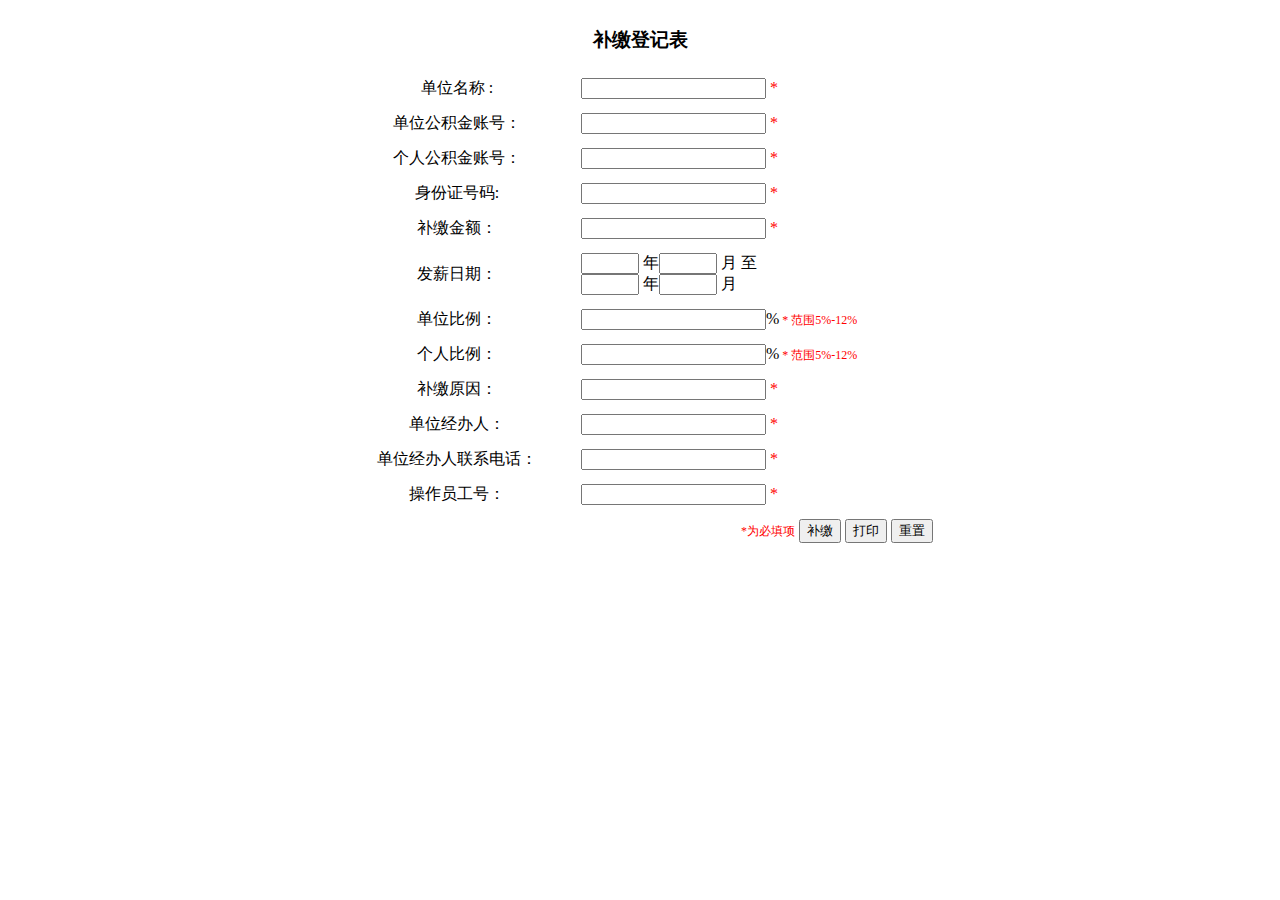
<file: 公积金/公积金/项目代码/gongjijin/WebRoot/Backtax.html>
<!DOCTYPE html PUBLIC "-//W3C//DTD XHTML 1.0 Transitional//EN" "http://www.w3.org/TR/xhtml1/DTD/xhtml1-transitional.dtd">
<html xmlns="http://www.w3.org/1999/xhtml">
<head>
<meta http-equiv="Content-Type" content="text/html; charset=utf-8" />
<title>补缴登记表</title>
</head>
	<form>
        	<table cellpadding="7" cellspacing="0" align="center" width="600">
            	
                <caption><h3>补缴登记表</h3></caption>
                <tr>
                	<td width="220" align="center">单位名称 :</td>
                    <td><input type="text" ><span style="color:#F00;">&nbsp;*</span></td>
                </tr>
               
                <tr >
                	<td align="center">单位公积金账号：</td>
                    <td><input type="text" ><span style="color:#F00;">&nbsp;*</span></td>
                </tr>
                <tr >
                	<td align="center">个人公积金账号：</td>
                    <td><input type="text" ><span style="color:#F00;">&nbsp;*</span></td>
                </tr>
                <tr>
                	<td align="center">身份证号码:</td>
                    <td>
                    	<input type="text" id="idcode"><span style="color:#F00;">&nbsp;*</span>
                    </td>
                </tr>
                <tr >
                	<td align="center">补缴金额：</td>
                    <td><input type="text" ><span style="color:#F00;">&nbsp;*</span></td>
                </tr>
                
                 <tr>
                	<td align="center">发薪日期：</td>
                    <td>
                    	<input type="text" style="width:50px;">&nbsp;年<input type="text" style="width:50px;">&nbsp;月 至<br/><input type="text" style="width:50px;">&nbsp;年<input type="text" style="width:50px;">&nbsp;月
                    </td>
                  </tr>
                <tr>
                	<td align="center">单位比例：</td>
                    <td><input type="text" id="cproportion" onblur="testpro(this)">%<span id=pro style="color:#F00; font-size:12px;">&nbsp;*&nbsp;范围5%-12%</span></td>
                </tr>
                <tr>
                	<td align="center">个人比例：</td>
                    <td><input type="text" id="cproportion" onblur="testpro(this)">%<span id=pro style="color:#F00; font-size:12px;">&nbsp;*&nbsp;范围5%-12%</span></td>
                </tr>
               
                	<td align="center">补缴原因：</td>
                    <td><input type="text"><span style="color:#F00;">&nbsp;*</span></td>
                </tr>
                <tr >
                	<td align="center">单位经办人：</td>
                    <td><input type="text"><span style="color:#F00;">&nbsp;*</span></td>
                </tr>
                <tr >
                	<td align="center">单位经办人联系电话：</td>
                    <td><input type="text"><span style="color:#F00;">&nbsp;*</span></td>
                </tr>
                <tr >
                	<td align="center">操作员工号：</td>
                    <td><input type="text"><span style="color:#F00;">&nbsp;*</span></td>
                </tr>
                <tr>
                	<td colspan="3" align="right">
                    <span style="color:#F00; text-align:left; font-size:12px;">&nbsp;*为必填项</span>
                    	<input type="submit" class="sub" value="补缴" onclick="check_submit()">
                    	<input type="submit" class="sub1" value="打印">
                    	<input type="reset" class="sub1" value="重置">
                    </td>
                </tr>
            </table>
     
	</form>      
<body>
</body>
</html>
</file>
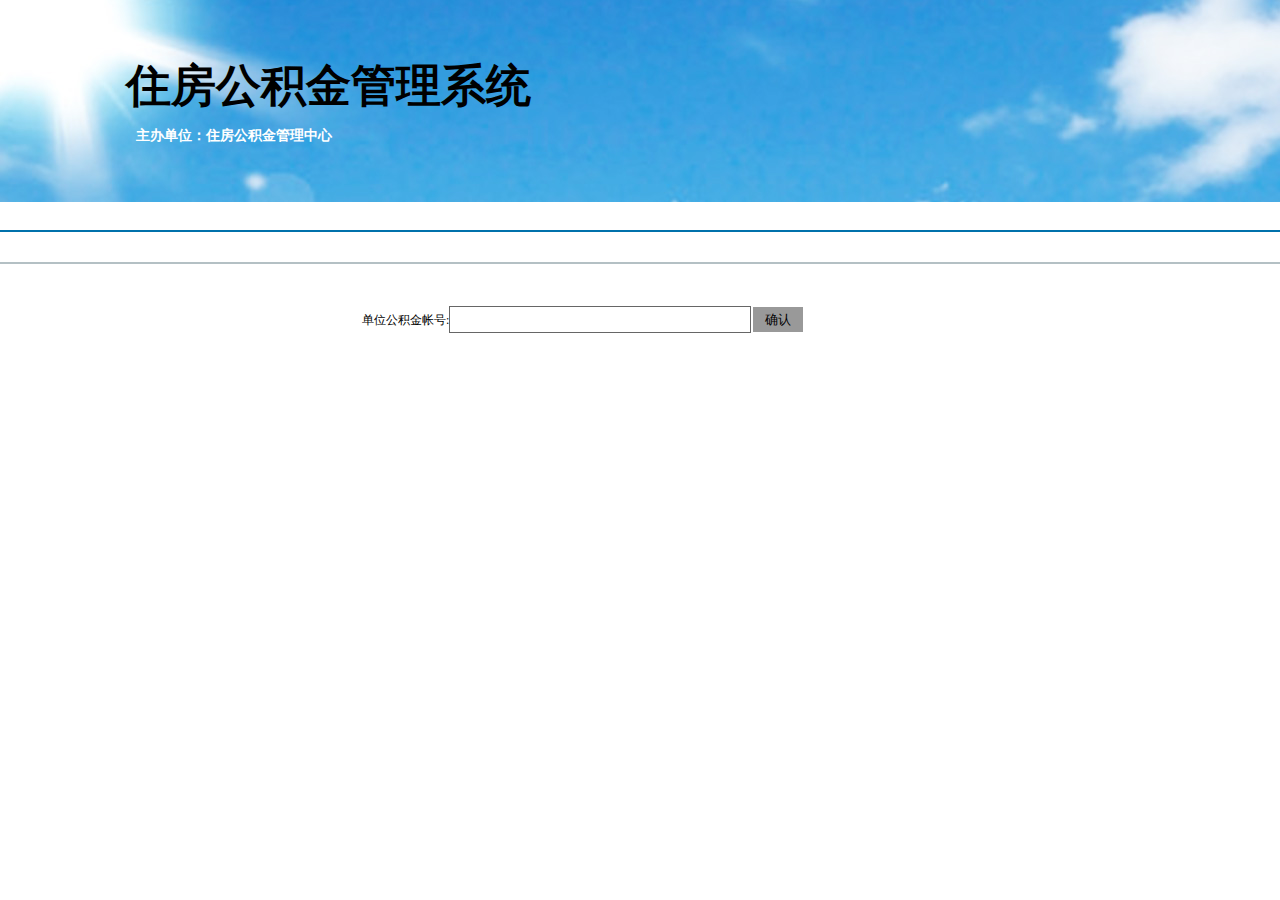
<file: 公积金/公积金/项目代码/gongjijin/WebRoot/ComModification.html>
<!DOCTYPE html PUBLIC "-//W3C//DTD XHTML 1.0 Transitional//EN" "http://www.w3.org/TR/xhtml1/DTD/xhtml1-transitional.dtd">
<html xmlns="http://www.w3.org/1999/xhtml">
<head>
<meta http-equiv="Content-Type" content="text/html; charset=utf-8" />
<title>单位公积金账号搜索</title>
<link href="style/main_comModification.css" rel="stylesheet" type="text/css">
</head>

<body>
	<div id="warp">
    	<div id="header">
        	<div class="text">
            	<ul>
                	<li><h1>住房公积金管理系统</h1></li>
                    <li><h3>主办单位：住房公积金管理中心</h3></li>
                </ul>
            </div>
        </div>
        <div id="contents">
        	<div class="all">
            	<div class="form">
                    <form>
                        <table>
                            <tr>
                                <td>单位公积金帐号:<input type="text" style="width:300px; border:1px solid #666; height:25px;"></td>
                                <td><input type="button" value="确认" style="width:50px; height:25px; background:#999;" onclick="location.href='Company.html'"></td>
                            </tr>
                        </table>
                    </form>
                </div>
            </div>
        </div>
    </div>
</body>
</html>
</file>
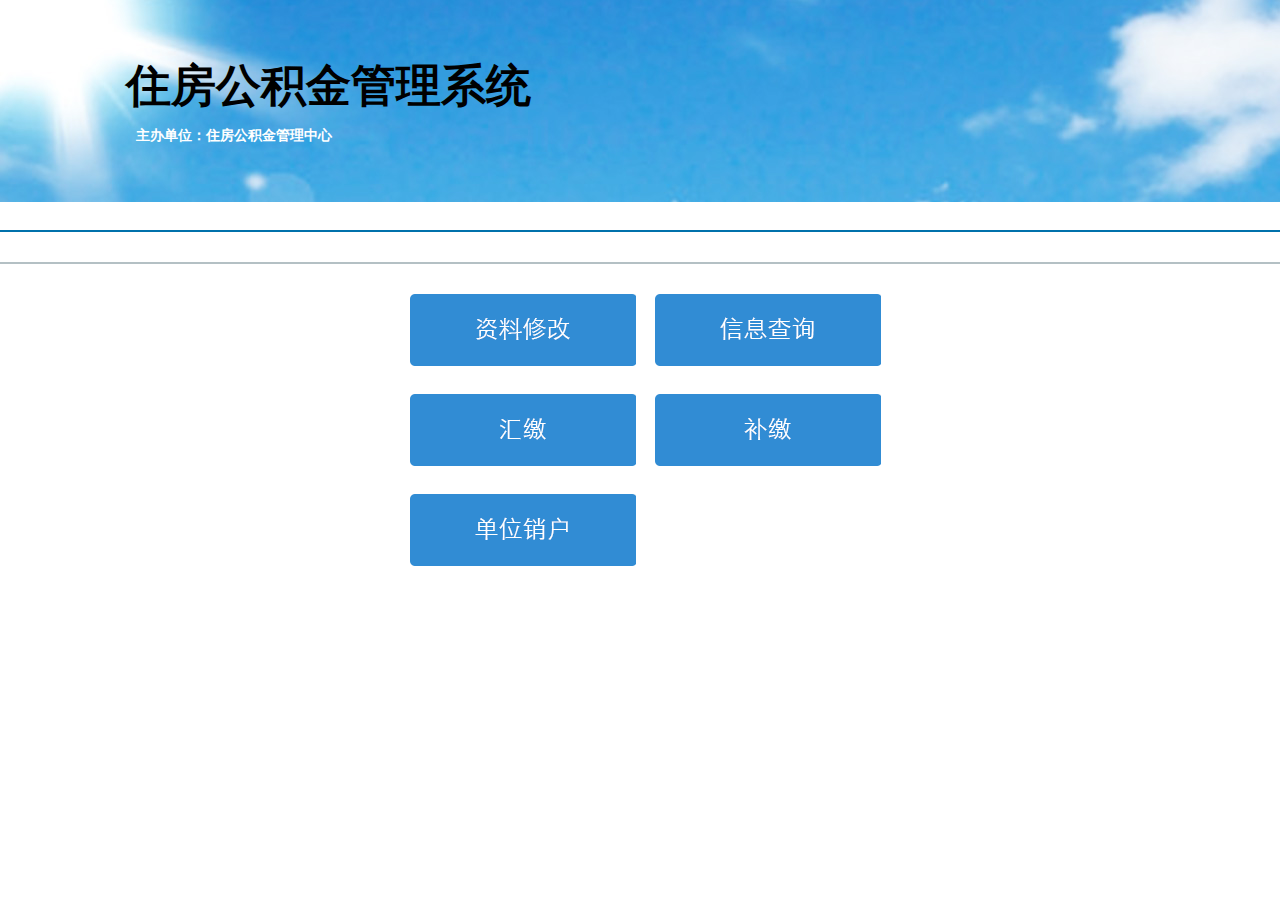
<file: 公积金/公积金/项目代码/gongjijin/WebRoot/Company.html>
<!DOCTYPE html PUBLIC "-//W3C//DTD XHTML 1.0 Transitional//EN" "http://www.w3.org/TR/xhtml1/DTD/xhtml1-transitional.dtd">
<html xmlns="http://www.w3.org/1999/xhtml">
<head>
<meta http-equiv="Content-Type" content="text/html; charset=utf-8" />
<title>单位网上业务平台</title>
<link href="style/main-company.css" rel="stylesheet" type="text/css">
</head>
	
<body>
	<div id="warp">
    	<div id="header">
        	<div class="text">
            	<ul>
                	<li><h1>住房公积金管理系统</h1></li>
                    <li><h3>主办单位：住房公积金管理中心</h3></li>
                </ul>
            </div>
        </div>
        <div id="contents">
        	<div class="all">
            	<ul>
                	
                    <li><input type="button" class="Cmod" onclick="location.href='CompanyForm.html'"/></li>
                    <li><input type="button" class="Cinquire" onclick="location.href='CompanyForm-1.html'" /></li>
                    <li><input type="button" class="remitted" onclick="location.href='Remitted.html'" /></li>
                    <li><input type="button" class="backtax" onclick="location.href='Backtax.html'" /></li>
                    <li><input type="button" class="delete" onclick="location.href='Delete.html'" /></li>
                </ul>
            </div>
        </div>
    </div>    	
</body>
</html>
</file>
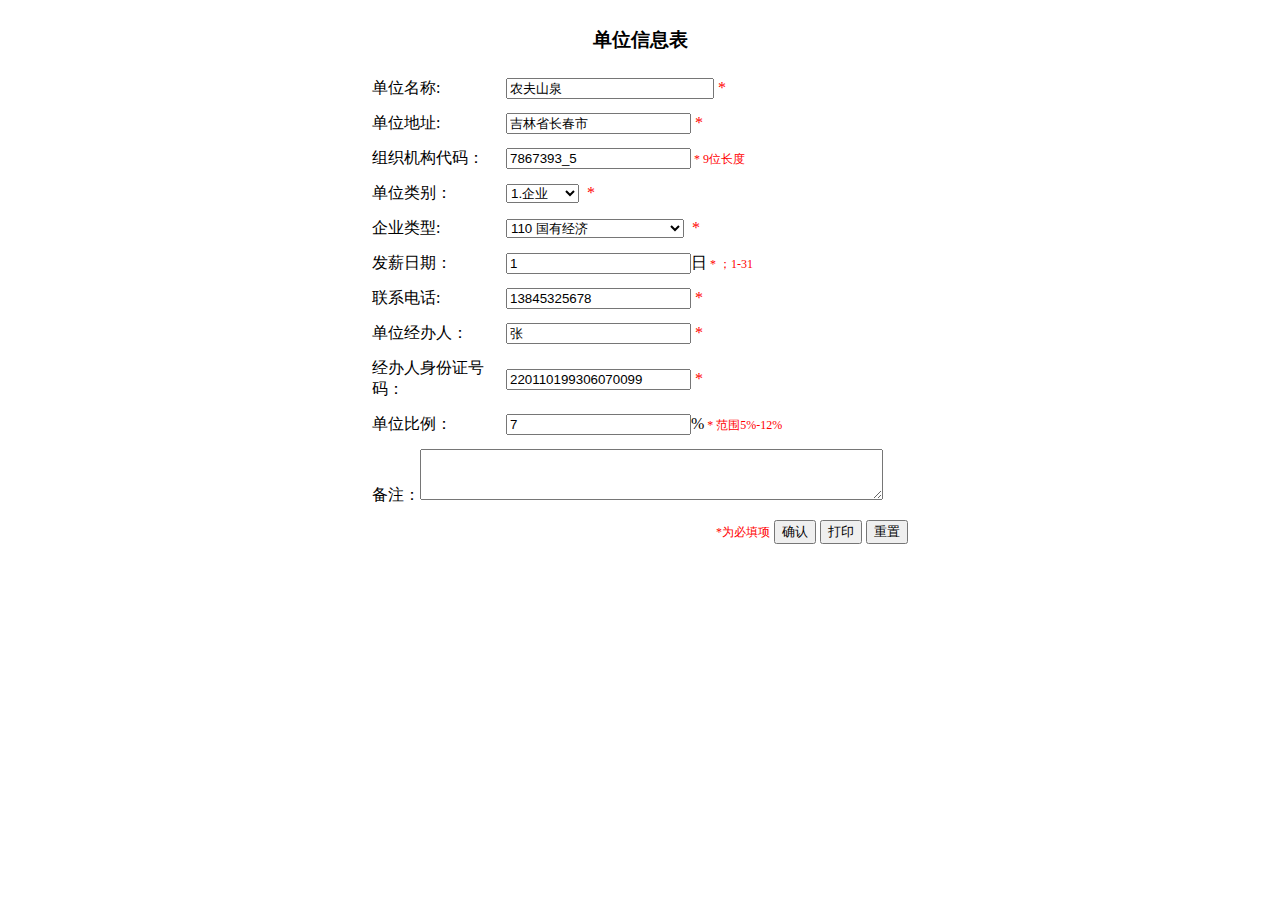
<file: 公积金/公积金/项目代码/gongjijin/WebRoot/CompanyForm-1.html>
<!DOCTYPE html PUBLIC "-//W3C//DTD XHTML 1.0 Transitional//EN" "http://www.w3.org/TR/xhtml1/DTD/xhtml1-transitional.dtd">
<html xmlns="http://www.w3.org/1999/xhtml">
<head>
<meta http-equiv="Content-Type" content="text/html; charset=utf-8" />
<title>单位信息表</title>
</head>

<body>
	<form>
        	<table  cellpadding="7" cellspacing="0" align="center" width="550">
            	
                <caption><h3>单位信息表</h3></caption>
                <tr>
                	<td width="120">单位名称:</td>
                    <td><input type="text" id="comname" style="width:200px;" value="农夫山泉"><span style="color:#F00;">&nbsp;*</span></td>                   
                </tr>
                <tr>
                	<td>单位地址:</td>
                    <td><input type="text" id="comaddr" value="吉林省长春市"><span style="color:#F00;">&nbsp;*</span></td>
                </tr>
                <tr>
                	<td>组织机构代码：</td>
                    <td><input type="text" id="comcode" onBlur="testlength(this)"; value="7867393_5"><span id=help style="color:#F00; font-size:12px;">&nbsp;*&nbsp;9位长度</span></td>
                </tr>
                <tr>
                	<td>单位类别：</td>
                    <td>
                    	<select>
                        	<option>1.企业</option>
                            <option>2.事业</option>
                            <option>3.机关业</option>
                            <option>4.团体</option>
                            <option>5.其他</option>
                        </select>
                        <span style="color:#F00;">&nbsp;*</span>
                    </td>
                </tr>
                <tr>
                	<td>企业类型:</td>
                    <td>
                    	<select>
                        	<option>110 国有经济</option>
                            <option>120 集体经济</option>
                            <option>140 联营企业</option>
                            <option>150 有限责任公司</option>
                            <option>160 股份有限公司</option>
                            <option>170 私营企业</option>
                            <option>190 其他企业</option>
                            <option>200 港、澳、台商投资企业</option>
                            <option>300 外商投资企业</option>
                            <option>900 其他</option>
                        </select>
                        <span style="color:#F00;">&nbsp;*</span>
                    </td>
                </tr>
                <tr>
                	<td>发薪日期：</td>
                    <td>
                    	<input type="text" id="date" onblur="checkdate(this)" value="1">日<span id= tdate style="color:#F00; font-size:12px;" >&nbsp;*&nbsp；1-31</span>
                    </td>
                    
                    
                </tr>
                <tr>
                	<td>联系电话:</td>
                    <td><input type="text" id="number" value="13845325678"><span style="color:#F00;">&nbsp;*</span></td>
                    
                </tr>
                <tr>
                	<td>单位经办人：</td>
                    <td><input type="text" id="people" value="张"><span style="color:#F00;">&nbsp;*</span></td>
                    
                <tr>
                	<td>经办人身份证号码：</td>
                    <td><input type="text" id="peopleid" value="220110199306070099"><span style="color:#F00;">&nbsp;*</span></td>
                </tr>
                <tr>
                	<td>单位比例：</td>
                    <td><input type="text" id="cproportion" onblur="testpro(this)" value="7">%<span id=pro style="color:#F00; font-size:12px;">&nbsp;*&nbsp;范围5%-12%</span></td>
                </tr>
                <tr>
                	<td colspan="2">备注：<textarea cols="55" rows="3"></textarea></td>
                </tr>
                <tr>
                	<td colspan="3" align="right">
                    <span style="color:#F00; text-align:left; font-size:12px;">&nbsp;*为必填项</span>
                    	<input type="submit" class="sub" value="确认" onclick="check_submit()">
                    	<input type="submit" class="sub1" value="打印">
                    	<input type="reset" class="sub1" value="重置">
                    </td>
                </tr>
            </table>
     
	</form>      
</body>
</html>
</file>
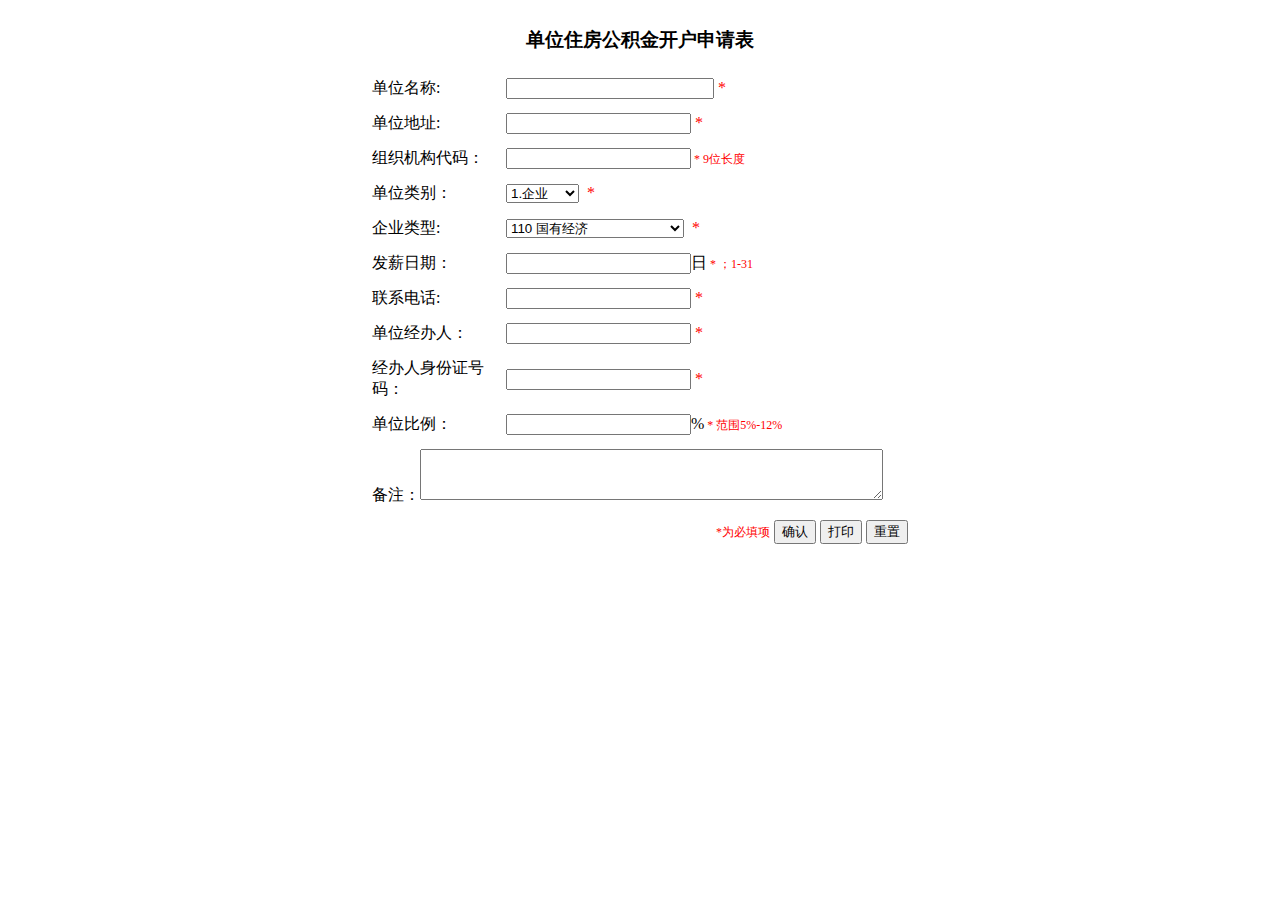
<file: 公积金/公积金/项目代码/gongjijin/WebRoot/CompanyForm.html>
<!DOCTYPE html PUBLIC "-//W3C//DTD XHTML 1.0 Transitional//EN" "http://www.w3.org/TR/xhtml1/DTD/xhtml1-transitional.dtd">
<html xmlns="http://www.w3.org/1999/xhtml">
<head>
<meta http-equiv="Content-Type" content="text/html; charset=utf-8" />
<title>单位开户</title>
<script type="text/javascript" src="js/form.js"></script>
</head>
	
    	<form>
        	<table  cellpadding="7" cellspacing="0" align="center" width="550">
            	
                <caption><h3>单位住房公积金开户申请表</h3></caption>
                <tr>
                	<td width="120">单位名称:</td>
                    <td><input type="text" id="comname" style="width:200px;"><span style="color:#F00;">&nbsp;*</span></td>                   
                </tr>
                <tr>
                	<td>单位地址:</td>
                    <td><input type="text" id="comaddr"><span style="color:#F00;">&nbsp;*</span></td>
                </tr>
                <tr>
                	<td>组织机构代码：</td>
                    <td><input type="text" id="comcode" onBlur="testlength(this)";><span id=help style="color:#F00; font-size:12px;">&nbsp;*&nbsp;9位长度</span></td>
                </tr>
                <tr>
                	<td>单位类别：</td>
                    <td>
                    	<select>
                        	<option>1.企业</option>
                            <option>2.事业</option>
                            <option>3.机关业</option>
                            <option>4.团体</option>
                            <option>5.其他</option>
                        </select>
                        <span style="color:#F00;">&nbsp;*</span>
                    </td>
                </tr>
                <tr>
                	<td>企业类型:</td>
                    <td>
                    	<select>
                        	<option>110 国有经济</option>
                            <option>120 集体经济</option>
                            <option>120 集体经济</option>
                            <option>140 联营企业</option>
                            <option>150 有限责任公司</option>
                            <option>160 股份有限公司</option>
                            <option>170 私营企业</option>
                            <option>190 其他企业</option>
                            <option>200 港、澳、台商投资企业</option>
                            <option>300 外商投资企业</option>
                            <option>900 其他</option>
                        </select>
                        <span style="color:#F00;">&nbsp;*</span>
                    </td>
                </tr>
                <tr>
                	<td>发薪日期：</td>
                    <td>
                    	<input type="text" id="date" onblur="checkdate(this)">日<span id= tdate style="color:#F00; font-size:12px;" >&nbsp;*&nbsp；1-31</span>
                    </td>
                    
                    
                </tr>
                <tr>
                	<td>联系电话:</td>
                    <td><input type="text" id="number"><span style="color:#F00;">&nbsp;*</span></td>
                    
                </tr>
                <tr>
                	<td>单位经办人：</td>
                    <td><input type="text" id="people"><span style="color:#F00;">&nbsp;*</span></td>
                    
                <tr>
                	<td>经办人身份证号码：</td>
                    <td><input type="text" id="peopleid" ><span style="color:#F00;">&nbsp;*</span></td>
                </tr>
                <tr>
                	<td>单位比例：</td>
                    <td><input type="text" id="cproportion" onblur="testpro(this)">%<span id=pro style="color:#F00; font-size:12px;">&nbsp;*&nbsp;范围5%-12%</span></td>
                </tr>
                <tr>
                	<td colspan="2">备注：<textarea cols="55" rows="3"></textarea></td>
                </tr>
                <tr>
                	<td colspan="3" align="right">
                    <span style="color:#F00; text-align:left; font-size:12px;">&nbsp;*为必填项</span>
                    	<input type="submit" class="sub" value="确认" onclick="check_submit()">
                    	<input type="submit" class="sub1" value="打印">
                    	<input type="reset" class="sub1" value="重置">
                    </td>
                </tr>
            </table>
     
	</form>        	
   
<body>
</body>
</html>
</file>
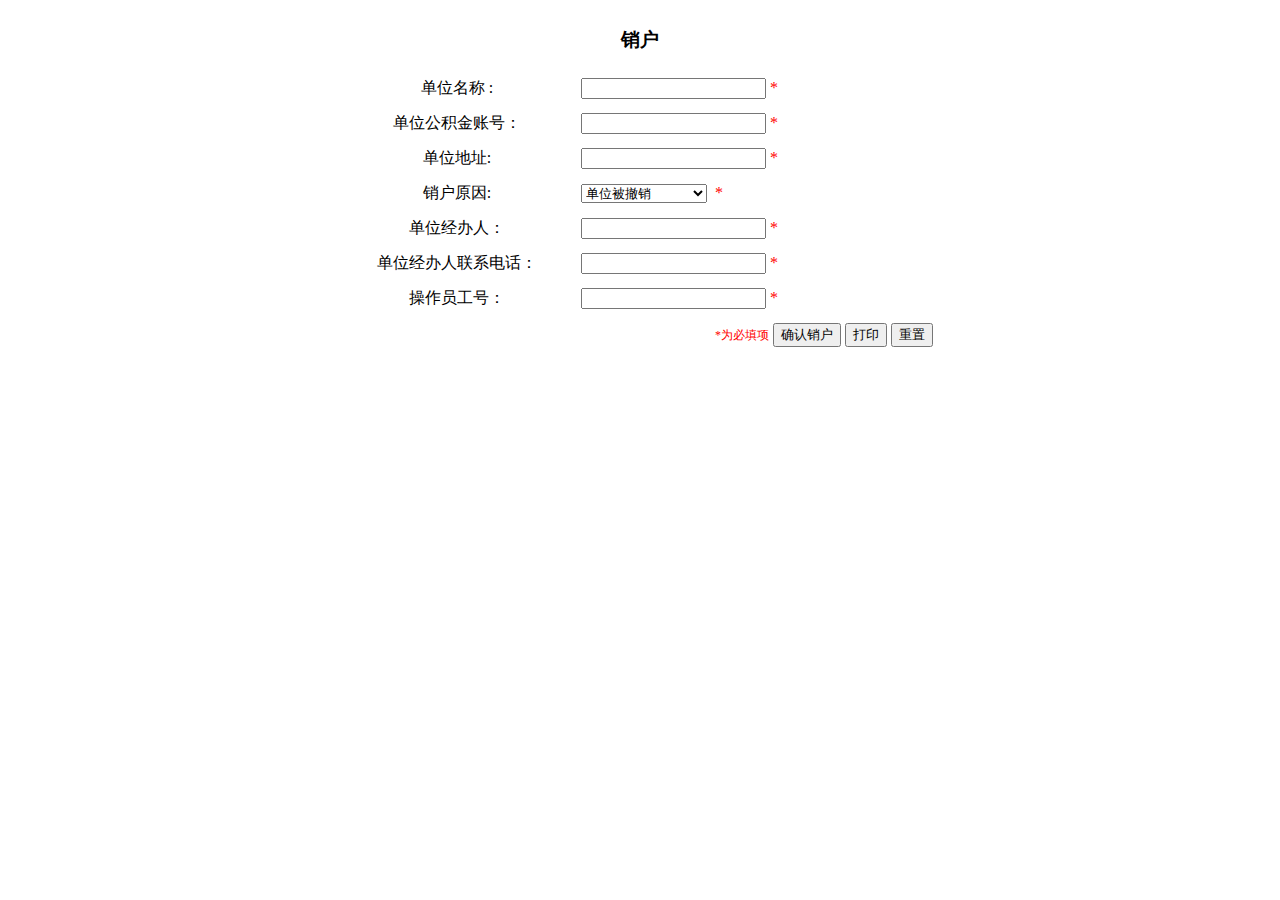
<file: 公积金/公积金/项目代码/gongjijin/WebRoot/Delete.html>
<!DOCTYPE html PUBLIC "-//W3C//DTD XHTML 1.0 Transitional//EN" "http://www.w3.org/TR/xhtml1/DTD/xhtml1-transitional.dtd">
<html xmlns="http://www.w3.org/1999/xhtml">
<head>
<meta http-equiv="Content-Type" content="text/html; charset=utf-8" />
<title>单位销户</title>
</head>
	<form>
        	<table cellpadding="7" cellspacing="0" align="center" width="600">
            	
                <caption><h3>销户</h3></caption>
                <tr>
                	<td width="220" align="center">单位名称 :</td>
                    <td><input type="text" ><span style="color:#F00;">&nbsp;*</span></td>
                </tr>
               
                <tr >
                	<td align="center">单位公积金账号：</td>
                    <td><input type="text" ><span style="color:#F00;">&nbsp;*</span></td>
                </tr>
               
                <tr>
                	<td align="center">单位地址:</td>
                    <td>
                    	<input type="text" id="idcode"><span style="color:#F00;">&nbsp;*</span>
                    </td>
                </tr>
                <tr>
                	<td align="center">销户原因:</td>
                    <td>
                    	<select>
                        	<option>单位被撤销</option>
                            <option>企业正在破产清算</option>
                            <option>企业注销工商登记</option>
                            <option>单位账户转移</option>
                            <option>其他</option>
                        </select>
                        <span style="color:#F00;">&nbsp;*</span>
                    </td>
                  <tr>
                	<td align="center">单位经办人：</td>
                    <td><input type="text"><span style="color:#F00;">&nbsp;*</span></td>
                </tr>
                <tr >
                	<td align="center">单位经办人联系电话：</td>
                    <td><input type="text"><span style="color:#F00;">&nbsp;*</span></td>
                </tr>
                <tr >
                	<td align="center">操作员工号：</td>
                    <td><input type="text"><span style="color:#F00;">&nbsp;*</span></td>
                </tr>
                <tr>
                	<td colspan="3" align="right">
                    <span style="color:#F00; text-align:left; font-size:12px;">&nbsp;*为必填项</span>
                    	<input type="submit" class="sub" value="确认销户" onclick="check_submit()">
                    	<input type="submit" class="sub1" value="打印">
                    	<input type="reset" class="sub1" value="重置">
                    </td>
                </tr>
            </table>
     
	</form>      
<body>
</body>
</html>
</file>
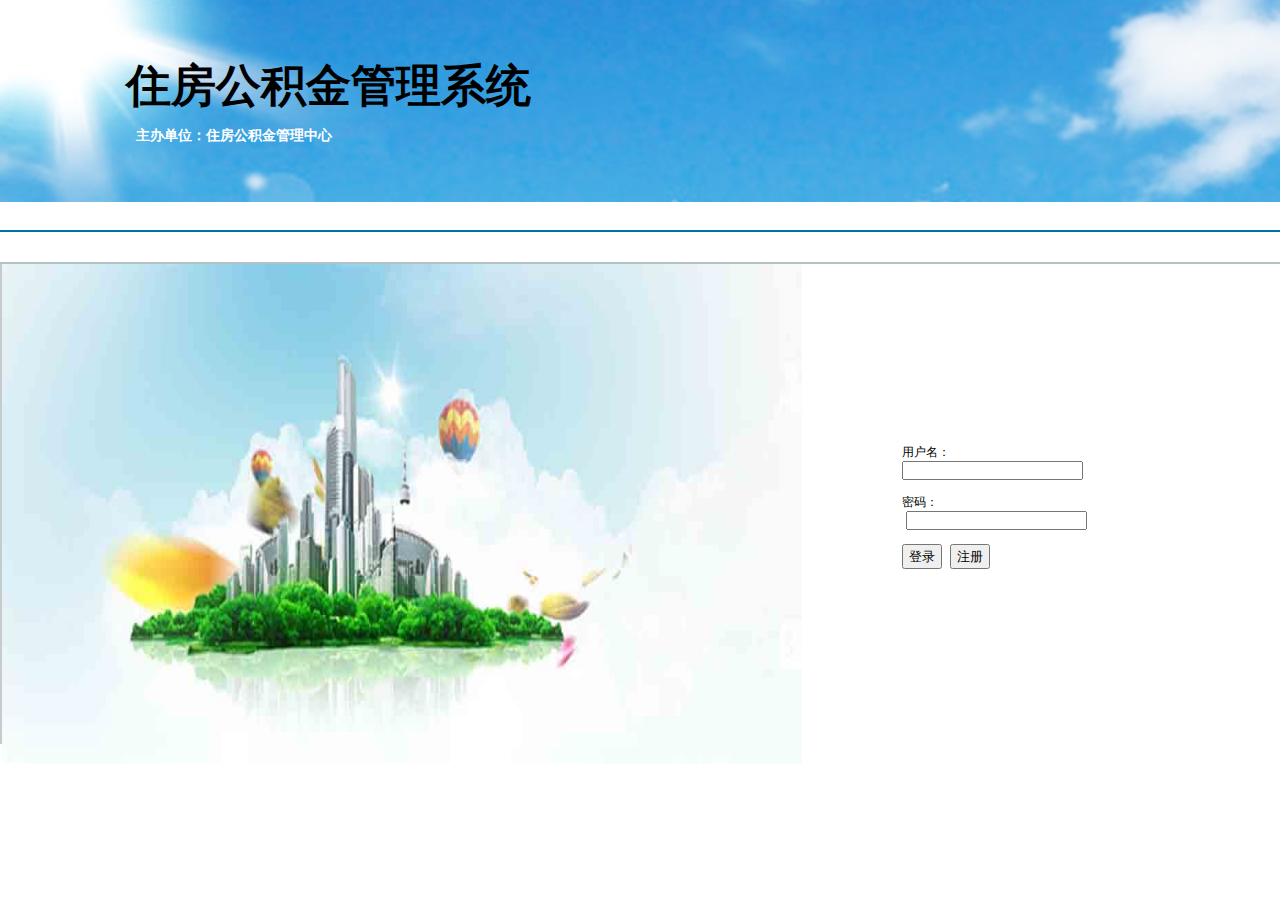
<file: 公积金/公积金/项目代码/gongjijin/WebRoot/Login.html>
<!DOCTYPE html PUBLIC "-//W3C//DTD XHTML 1.0 Transitional//EN" "http://www.w3.org/TR/xhtml1/DTD/xhtml1-transitional.dtd">
<html xmlns="http://www.w3.org/1999/xhtml">
<head>
<meta http-equiv="Content-Type" content="text/html; charset=utf-8" />
<title>登录</title>
<link href="style/main_login.css" rel="stylesheet" type="text/css">
<script type="text/javascript" src="js/form.js"></script>
</head>
<body>
	<div id="warp">
    	<div id="header">
        	<div class="text">
            	<ul>
                	<li><h1>住房公积金管理系统</h1></li>
                    <li><h3>主办单位：住房公积金管理中心</h3></li>
                </ul>
            </div>
        </div>
        	
        <div id="contents">
        	<div class="all">
            	<div class="left"><img src="img/logo.jpg" alt="" / class="img"></div>
            	<div class="right">
            	
            		<ul>
                    	<li>用户名：<input type="text" id="username" ></li>
                        <li>密码： <input type="password" id="password" class="password" ></li>
                        <li><input type="button" value="登录" id="button"  class="button" onclick="check_submit1()">
                        <input type="button" value="注册" id="button1"  class="button1" onclick="check_submit2()"></li>
                    </ul>
            	</div>
            </div>
        	    	
        </div>
        <div id="footer"></div>
    </div>
</body>
</html>
</file>
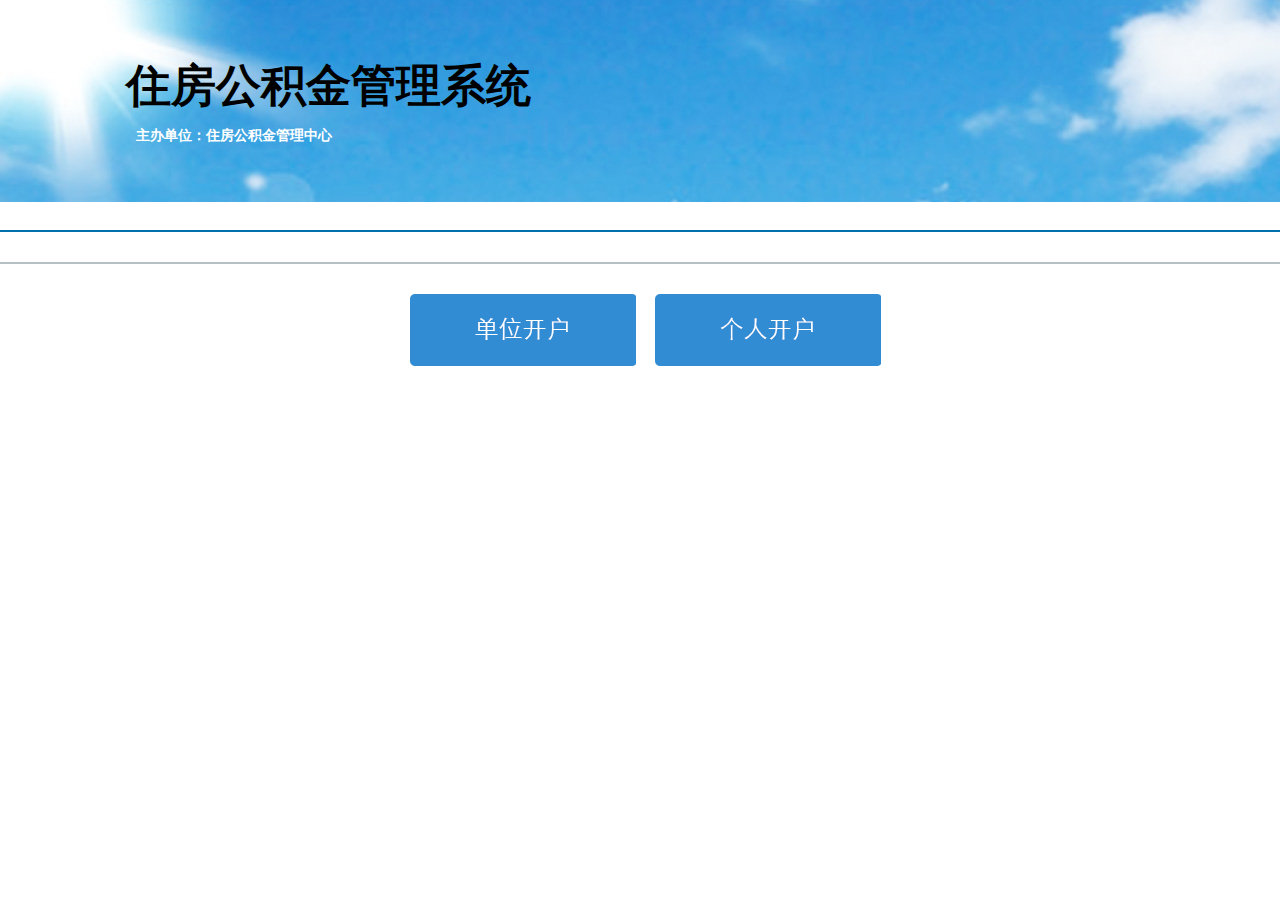
<file: 公积金/公积金/项目代码/gongjijin/WebRoot/OpenAccount.html>
<!DOCTYPE html PUBLIC "-//W3C//DTD XHTML 1.0 Transitional//EN" "http://www.w3.org/TR/xhtml1/DTD/xhtml1-transitional.dtd">
<html xmlns="http://www.w3.org/1999/xhtml">
<head>
<meta http-equiv="Content-Type" content="text/html; charset=utf-8" />
<title>开户业务</title>
<link href="style/main_openaccount.css" rel="stylesheet" type="text/css">
</head>

<body>
	<body>
	<div id="warp">
    	<div id="header">
        	<div class="text">
            	<ul>
                	<li><h1>住房公积金管理系统</h1></li>
                    <li><h3>主办单位：住房公积金管理中心</h3></li>
                </ul>
            </div>
        </div>
        <div id="contents">
        	<div class="all">
            	<ul>
                	<li><input type="button" class="opencom" onclick="location.href='CompanyForm.jsp'" /></li>
                    <li><input type="button" class="openper" onclick="location.href='PersonForm.html'" /></li>
                </ul>
            </div>
        </div>
    </div>    	
</body>
</html>
</file>
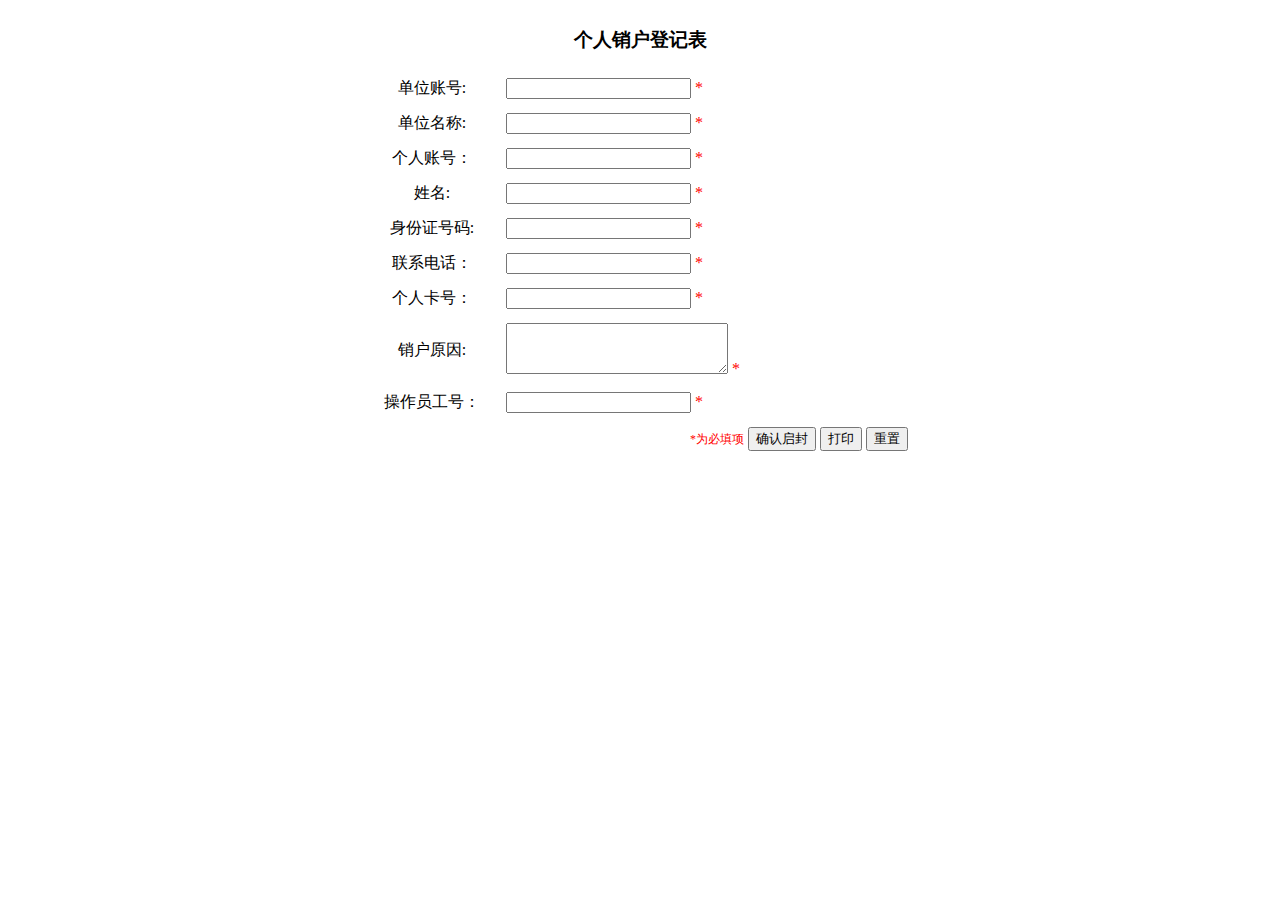
<file: 公积金/公积金/项目代码/gongjijin/WebRoot/P_delete.html>
<!DOCTYPE html PUBLIC "-//W3C//DTD XHTML 1.0 Transitional//EN" "http://www.w3.org/TR/xhtml1/DTD/xhtml1-transitional.dtd">
<html xmlns="http://www.w3.org/1999/xhtml">
<head>
<meta http-equiv="Content-Type" content="text/html; charset=utf-8" />
<title>个人销户</title>
</head>
	<form>
        	<table cellpadding="7" cellspacing="0" align="center" width="550">
            	
                <caption><h3>个人销户登记表</h3></caption>
                <tr>
                	<td width="120" align="center">单位账号:</td>
                    <td><input type="text" id="" ><span style="color:#F00;">&nbsp;*</span></td>                   
                </tr>
                <tr>
                	<td align="center">单位名称:</td>
                    <td><input type="text" id="" ><span style="color:#F00;">&nbsp;*</span></td>
                </tr>
                
                <tr>
                	<td align="center">个人账号：</td>
                    <td><input type="text" id="" ><span style="color:#F00;">&nbsp;*</span></td>
                </tr>
               
                <tr>
                	<td width="120" align="center">姓名:</td>
                    <td><input type="text" id=""><span style="color:#F00;">&nbsp;*</span></td>
                </tr>
                
                <tr>
                	<td align="center">身份证号码:</td>
                    <td>
                    	<input type="text" id="idcode"><span style="color:#F00;">&nbsp;*</span>
                    </td>
                </tr>
                <tr >
                	<td align="center">联系电话：</td>
                    <td><input type="text"><span style="color:#F00;">&nbsp;*</span></td>
                </tr>
                <tr>
                	<td align="center">个人卡号：</td>
                    <td>
                    	<input type="text" id=""><span style="color:#F00;">&nbsp;*</span>
                    </td>
                 </tr>
                 <tr>
                	<td align="center">销户原因:</td>
                   
                    	<td colspan="2"><textarea cols="25" rows="3"></textarea><span style="color:#F00;">&nbsp;*</span></td>
                        
                    
                  <tr>
                  <tr >
                	<td align="center">操作员工号：</td>
                    <td><input type="text"><span style="color:#F00;">&nbsp;*</span></td>
                </tr>
                <tr>
                	
                	<td colspan="3" align="right">
                    	<span style="color:#F00; text-align:left; font-size:12px;">&nbsp;*为必填项</span>
                    	<input type="submit" class="sub" value="确认启封" onclick="check_submit()">
                    	<input type="submit" class="sub1" value="打印">
                    	<input type="reset" class="sub1" value="重置">
                        
                    </td>
                </tr>
            </table>
     
	</form>
<body>
</body>
</html>
</file>
<file: 前端项目/assets/css/style.css>
body {
	background: #F0F0F0;
    font-family: 'Open Sans', sans-serif;
    font-weight: 300;
    color: #888;
    text-align: center;
    
}
strong { font-weight: 700; }
a, a:hover, a:focus {
	color: #2ba560;
	text-decoration: none;
    -o-transition: all .3s; -moz-transition: all .3s; -webkit-transition: all .3s; -ms-transition: all .3s; transition: all .3s;
}
h1, h2 {
	margin-top: 10px;
	font-size: 42px;
    font-weight: 700;
    color: #444;
    line-height: 54px;
    text-transform: uppercase;
}


h3 {
	font-size: 26px;
    font-weight: 700;
    color: #888;
    line-height: 30px;
    text-transform: uppercase;
}

img { max-width: 100%; }

::-moz-selection { background: #2ba560; color: #fff; text-shadow: none; }
::selection { background: #2ba560; color: #fff; text-shadow: none; }

#a1{
	padding-top: 23px; padding-bottom: 23px;
	font-weight: 900;
    color: skyblue;
    
    font-size: x-large;
}


/***** Top menu *****/
/*导航栏*/
.navbar {		
	margin-bottom: 0;
	background: #333;
	background: rgba(51, 51, 51, 0.8);
	border: 0;
	-moz-border-radius: 0; -webkit-border-radius: 0; border-radius: 0;
}
ul.navbar-nav {
	font-size: 16px;
	color: #888;
	text-transform: uppercase;
}
/*鼠标指向变色*/
ul.navbar-nav li a { padding-top: 23px; padding-bottom: 23px; color: #fff; } 
ul.navbar-nav li a:hover { background: none; color: #2ba560; }
ul.navbar-nav li a:focus { background: none; color: #2ba560; outline: 0; }

.navbar>.container .navbar-brand { margin-left: 0; }

/***** General style, all sections *****/

.section-container {
    margin: 0 auto;
    padding-bottom: 60px;
}

.section-container-gray { background: #f8f8f8; }

.section-container-full-bg, 
.section-container-full-bg h1, 
.section-container-full-bg h2, 
.section-container-full-bg h3, 
.section-container-full-bg h4 { color: #fff; }

.section-description {
	margin-top: 60px;
    padding-bottom: 10px;
}

.section-description p {
    margin-top: 30px;
    font-size: 22px;
    line-height: 36px;
    text-align: left;
}

.section-bottom-link {
	padding-top: 15px;
	padding-bottom: 20px;
}

.big-link-1 {
	display: inline-block;
	margin: 0 5px;
	padding: 15px 20px;
	background: #2ba560;
	border: 0;
	font-size: 22px;
    font-weight: 300;
    line-height: 22px;
    color: #fff;
    -moz-border-radius: 6px; -webkit-border-radius: 6px; border-radius: 6px;
}
.big-link-1:hover, .big-link-1:focus, .big-link-1:active { outline: 0; opacity: 0.6; color: #fff; }

.big-link-2 {
	display: inline-block;
	margin: 0 5px;
	padding: 14px 19px;
	background: none;
	border: 1px solid #fff;
	font-size: 22px;
    font-weight: 300;
    line-height: 22px;
    color: #fff;
    -moz-border-radius: 6px; -webkit-border-radius: 6px; border-radius: 6px;
}
.big-link-2:hover, .big-link-2:focus, .big-link-2:active, .big-link-2:active:focus { outline: 0; opacity: 0.6; background: none; color: #fff; }

.green-text { color: #2ba560; }


/***** Dividers *****/

.divider-1 {
	text-align: left;
}

.divider-1 span {
	display: inline-block;
	width: 300px;
	height: 1px;
	background: #ddd;
}

.divider-1-bottom {
	padding-top: 10px;
	padding-bottom: 5px;
}


/***** Small sliders *****/

.slider-1-box { text-align: center; }

.slider-1-box img { display: none; }
.slider-1-box img.slider-1-img-active { display: inline; }

.slider-1-nav { margin-top: 30px; }

.slider-1-nav span {
	display: inline-block;
	width: 18px;
	height: 18px;
	margin: 0 7px;
	background: #ddd;
	-moz-border-radius: 12px; -webkit-border-radius: 12px; border-radius: 12px;
	cursor: pointer;
    vertical-align: middle;
}
.slider-1-nav span.slider-1-nav-item-active { background: #2ba560; }


/***** Page title *****/

.page-title {
	padding: 260px 0 385px 0;
}
.page-title-text {
	width: 700px;
	margin: 0 auto;	
	color: #fff;
}

.page-title-text h1 {
	color: #fff;
	text-shadow: 0 1px 6px rgba(51, 51, 51, 0.2);
}

.page-title-text p {
	margin-top: 20px;
    font-size: 22px;
    line-height: 36px;
    text-shadow: 0 1px 5px rgba(51, 51, 51, 0.4);
}
.page-title-bottom-link {
	padding-top: 25px;
	padding-bottom: 7px;
}

#page-title-bg{
	height:100%;
	background-image: url(../img/backgrounds/1.jpg);
	background-size: cover;
	background-position: center top;
}


/*****what we do *****/
.block-3-box {
	margin-top: 30px;
}

.block-3-box h3 {
	padding: 10px 0;
}

.block-3-box p {
	font-size: 18px;
    line-height: 32px;
}

.block-3-box .block-3-box-icon {
    width: 80px;
	height: 80px;
    margin: 0 auto;
	padding-top: 19px;
	background: #2ba560;
	border: 1px solid #2ba560;
	-moz-border-radius: 40px; -webkit-border-radius: 40px; border-radius: 40px;
	-o-transition: all .3s; -moz-transition: all .3s; -webkit-transition: all .3s; -ms-transition: all .3s; transition: all .3s;
    font-size: 34px;
    color: #fff;
    line-height: 34px;
    text-align: center;
}
.block-3-box .block-3-box-icon:hover { background: none; color: #2ba560; }

.block-3-box .block-3-box-icon i, .block-3-box .block-3-box-icon span { vertical-align: middle; }


/*****upload *****/
#messages {
    padding: 15px 10px;
    margin: 30px 0;
    border: 1px solid #00BCD4;
    height: 100px;
}
#messages p {
    color: #555;
    font-size: 14px;
	font-weight:700;
}

#messages_1 {
    padding: 15px 10px;
    margin: 30px 0;
    border: 1px solid #00BCD4;
    height: 500px;
}
#messages_2 {
    padding: 15px 10px;
    margin: 30px 0;
    border: 1px solid #00BCD4;
    height: 100px;
}
</file>
<file: 前端项目/assets/css/media-queries.css>
@media (min-width: 992px) and (max-width: 1199px) {
	
	.portfolio-box, .portfolio-box-text-container { width: 205px; }
	
	.block-2-box.block-2-media { padding-top: 40px; }
	
	.testimonials-icon-container, .contact-icon-container { font-size: 280px; }
	
}

@media (min-width: 768px) and (max-width: 991px) {
	
	.page-title-text { width: 600px; }
	
    .portfolio-filters { padding-left: 40px; padding-right: 40px; }
    .portfolio-box, .portfolio-box-text-container { width: 210px; }
	
	.block-2-box.block-2-media { padding-top: 40px; }
	
	.pricing-2-table { padding-left: 5px; padding-right: 5px; }
	.pricing-2-table-description span { padding-right: 0; }
	.pricing-2-table h4 { font-size: 18px; line-height: 32px; }
	.pricing-2-table h3 { font-size: 26px; line-height: 30px; }
	.pricing-2-table-price span { font-size: 34px; }
	.pricing-2-table-button a.big-link-1 { padding: 12px; font-size: 18px; line-height: 18px; }
	
	.testimonials-icon-container, .contact-icon-container { font-size: 200px; }
	
	.contact-address p span { width: 30px; font-size: 20px; }

}

@media (max-width: 767px) {
	
	.navbar>.container .navbar-brand { margin-left: 15px; }
	.navbar-collapse { border: 0; }
	.navbar-toggle { margin-top: 10px; }
	.navbar-toggle .icon-bar { background: #fff; }
	ul.navbar-nav li a { padding-top: 13px; padding-bottom: 13px; }
	
	h2, .divider-1, .section-description p { text-align: center; }
	
	.divider-1 span { width: 200px; }
	
	.page-title { padding-top: 200px; padding-bottom: 150px; }
	.page-title-text { width: 100%; padding-left: 15px; padding-right: 15px; }
	.page-title-bottom-link { padding-top: 20px; padding-bottom: 2px; }
	.page-title-bottom-link .big-link-1, .page-title-bottom-link .big-link-2 { margin-top: 5px; margin-bottom: 5px; }
	
	.clients-text h3 { margin-top: 30px; text-align: center; }
	
	.counter-box { padding-bottom: 10px; }
	
	.portfolio-filters { padding-left: 15px; padding-right: 15px; }
	.portfolio-masonry { padding: 0; }
    .portfolio-box { width: 100%; margin: 30px 0 0 0; padding: 0 30px; }
    .portfolio-box:hover img { -o-transform: none; -moz-transform: none; -webkit-transform: none; -ms-transform: none; transform: none; }
	.portfolio-box-text-container { width: auto; left: 30px; right: 30px; }
	.portfolio-box-text { max-width: 540px; margin: 0 auto; }
	
	.block-2-box { text-align: center; }
	.block-2-box.block-2-middle, .block-2-box.block-2-right { padding-top: 10px; }
	
	.pricing-2-table { max-width: 400px; margin: 0 auto; }
	
	.testimonials { text-align: center; }
	.testimonial-single-image { margin-left: 5px; margin-right: 5px; }
	.testimonials-icon-container, .contact-icon-container { display: none; }
	
	.about-social a { margin-left: 5px; margin-right: 5px; }
	
	.block-2-box.block-2-right.contact-address { padding-top: 20px; }
	.contact-address h3 { padding-top: 10px; }
	.contact-form form input, .contact-form form textarea { margin-left: auto; margin-right: auto; }
	
	footer, .footer-copyright { text-align: center; }
	.footer-copyright { padding-bottom: 15px; }

}

@media (max-width: 415px) {
	
	h1, h2 { font-size: 32px; }

}

/* 响应式布局 */

        @media (max-width: 768px) {

            .carousel {
                height: 300px;
                margin-bottom: 30px;
            }

            .carousel .item {
                height: 300px;
            }

            .carousel img {
                min-height: 300px;
            }

            .carousel-caption p {
                font-size: 16px;
                line-height: 1.4;
            }

            .feature-heading {
                font-size: 34px;
            }

            .feature-heading small {
                font-size: 22px;
            }
        }

        @media (min-width: 992px) {
            .feature-heading {
                margin-top: 120px;
            }
        }

/* Retina-ize images/icons */

@media
only screen and (-webkit-min-device-pixel-ratio: 2),
only screen and (   min--moz-device-pixel-ratio: 2),
only screen and (     -o-min-device-pixel-ratio: 2/1),
only screen and (        min-device-pixel-ratio: 2),
only screen and (                min-resolution: 192dpi),
only screen and (                min-resolution: 2dppx) {
	
	/* logo */
    .navbar-brand {
    	background-image: url(../img/logo@2x.png) !important; background-repeat: no-repeat !important; background-size: 117px 47px !important;
    }
	
}
</file>
<file: 前端项目/assets/fonts/style.css>
@font-face {
	font-family: 'ElegantIcons';
	src:url('fonts/ElegantIcons.eot');
	src:url('fonts/ElegantIcons.eot?#iefix') format('embedded-opentype'),
		url('fonts/ElegantIcons.woff') format('woff'),
		url('fonts/ElegantIcons.ttf') format('truetype'),
		url('fonts/ElegantIcons.svg#ElegantIcons') format('svg');
	font-weight: normal;
	font-style: normal;
}

/* Use the following CSS code if you want to use data attributes for inserting your icons */
[data-icon]:before {
	font-family: 'ElegantIcons';
	content: attr(data-icon);
	speak: none;
	font-weight: normal;
	font-variant: normal;
	text-transform: none;
	line-height: 1;
	-webkit-font-smoothing: antialiased;
	-moz-osx-font-smoothing: grayscale;
}

/* Use the following CSS code if you want to have a class per icon */
/*
Instead of a list of all class selectors,
you can use the generic selector below, but it's slower:
[class*="your-class-prefix"] {
*/
.arrow_up, .arrow_down, .arrow_left, .arrow_right, .arrow_left-up, .arrow_right-up, .arrow_right-down, .arrow_left-down, .arrow-up-down, .arrow_up-down_alt, .arrow_left-right_alt, .arrow_left-right, .arrow_expand_alt2, .arrow_expand_alt, .arrow_condense, .arrow_expand, .arrow_move, .arrow_carrot-up, .arrow_carrot-down, .arrow_carrot-left, .arrow_carrot-right, .arrow_carrot-2up, .arrow_carrot-2down, .arrow_carrot-2left, .arrow_carrot-2right, .arrow_carrot-up_alt2, .arrow_carrot-down_alt2, .arrow_carrot-left_alt2, .arrow_carrot-right_alt2, .arrow_carrot-2up_alt2, .arrow_carrot-2down_alt2, .arrow_carrot-2left_alt2, .arrow_carrot-2right_alt2, .arrow_triangle-up, .arrow_triangle-down, .arrow_triangle-left, .arrow_triangle-right, .arrow_triangle-up_alt2, .arrow_triangle-down_alt2, .arrow_triangle-left_alt2, .arrow_triangle-right_alt2, .arrow_back, .icon_minus-06, .icon_plus, .icon_close, .icon_check, .icon_minus_alt2, .icon_plus_alt2, .icon_close_alt2, .icon_check_alt2, .icon_zoom-out_alt, .icon_zoom-in_alt, .icon_search, .icon_box-empty, .icon_box-selected, .icon_minus-box, .icon_plus-box, .icon_box-checked, .icon_circle-empty, .icon_circle-slelected, .icon_stop_alt2, .icon_stop, .icon_pause_alt2, .icon_pause, .icon_menu, .icon_menu-square_alt2, .icon_menu-circle_alt2, .icon_ul, .icon_ol, .icon_adjust-horiz, .icon_adjust-vert, .icon_document_alt, .icon_documents_alt, .icon_pencil, .icon_pencil-edit_alt, .icon_pencil-edit, .icon_folder-alt, .icon_folder-open_alt, .icon_folder-add_alt, .icon_info_alt, .icon_error-oct_alt, .icon_error-circle_alt, .icon_error-triangle_alt, .icon_question_alt2, .icon_question, .icon_comment_alt, .icon_chat_alt, .icon_vol-mute_alt, .icon_volume-low_alt, .icon_volume-high_alt, .icon_quotations, .icon_quotations_alt2, .icon_clock_alt, .icon_lock_alt, .icon_lock-open_alt, .icon_key_alt, .icon_cloud_alt, .icon_cloud-upload_alt, .icon_cloud-download_alt, .icon_image, .icon_images, .icon_lightbulb_alt, .icon_gift_alt, .icon_house_alt, .icon_genius, .icon_mobile, .icon_tablet, .icon_laptop, .icon_desktop, .icon_camera_alt, .icon_mail_alt, .icon_cone_alt, .icon_ribbon_alt, .icon_bag_alt, .icon_creditcard, .icon_cart_alt, .icon_paperclip, .icon_tag_alt, .icon_tags_alt, .icon_trash_alt, .icon_cursor_alt, .icon_mic_alt, .icon_compass_alt, .icon_pin_alt, .icon_pushpin_alt, .icon_map_alt, .icon_drawer_alt, .icon_toolbox_alt, .icon_book_alt, .icon_calendar, .icon_film, .icon_table, .icon_contacts_alt, .icon_headphones, .icon_lifesaver, .icon_piechart, .icon_refresh, .icon_link_alt, .icon_link, .icon_loading, .icon_blocked, .icon_archive_alt, .icon_heart_alt, .icon_star_alt, .icon_star-half_alt, .icon_star, .icon_star-half, .icon_tools, .icon_tool, .icon_cog, .icon_cogs, .arrow_up_alt, .arrow_down_alt, .arrow_left_alt, .arrow_right_alt, .arrow_left-up_alt, .arrow_right-up_alt, .arrow_right-down_alt, .arrow_left-down_alt, .arrow_condense_alt, .arrow_expand_alt3, .arrow_carrot_up_alt, .arrow_carrot-down_alt, .arrow_carrot-left_alt, .arrow_carrot-right_alt, .arrow_carrot-2up_alt, .arrow_carrot-2dwnn_alt, .arrow_carrot-2left_alt, .arrow_carrot-2right_alt, .arrow_triangle-up_alt, .arrow_triangle-down_alt, .arrow_triangle-left_alt, .arrow_triangle-right_alt, .icon_minus_alt, .icon_plus_alt, .icon_close_alt, .icon_check_alt, .icon_zoom-out, .icon_zoom-in, .icon_stop_alt, .icon_menu-square_alt, .icon_menu-circle_alt, .icon_document, .icon_documents, .icon_pencil_alt, .icon_folder, .icon_folder-open, .icon_folder-add, .icon_folder_upload, .icon_folder_download, .icon_info, .icon_error-circle, .icon_error-oct, .icon_error-triangle, .icon_question_alt, .icon_comment, .icon_chat, .icon_vol-mute, .icon_volume-low, .icon_volume-high, .icon_quotations_alt, .icon_clock, .icon_lock, .icon_lock-open, .icon_key, .icon_cloud, .icon_cloud-upload, .icon_cloud-download, .icon_lightbulb, .icon_gift, .icon_house, .icon_camera, .icon_mail, .icon_cone, .icon_ribbon, .icon_bag, .icon_cart, .icon_tag, .icon_tags, .icon_trash, .icon_cursor, .icon_mic, .icon_compass, .icon_pin, .icon_pushpin, .icon_map, .icon_drawer, .icon_toolbox, .icon_book, .icon_contacts, .icon_archive, .icon_heart, .icon_profile, .icon_group, .icon_grid-2x2, .icon_grid-3x3, .icon_music, .icon_pause_alt, .icon_phone, .icon_upload, .icon_download, .social_facebook, .social_twitter, .social_pinterest, .social_googleplus, .social_tumblr, .social_tumbleupon, .social_wordpress, .social_instagram, .social_dribbble, .social_vimeo, .social_linkedin, .social_rss, .social_deviantart, .social_share, .social_myspace, .social_skype, .social_youtube, .social_picassa, .social_googledrive, .social_flickr, .social_blogger, .social_spotify, .social_delicious, .social_facebook_circle, .social_twitter_circle, .social_pinterest_circle, .social_googleplus_circle, .social_tumblr_circle, .social_stumbleupon_circle, .social_wordpress_circle, .social_instagram_circle, .social_dribbble_circle, .social_vimeo_circle, .social_linkedin_circle, .social_rss_circle, .social_deviantart_circle, .social_share_circle, .social_myspace_circle, .social_skype_circle, .social_youtube_circle, .social_picassa_circle, .social_googledrive_alt2, .social_flickr_circle, .social_blogger_circle, .social_spotify_circle, .social_delicious_circle, .social_facebook_square, .social_twitter_square, .social_pinterest_square, .social_googleplus_square, .social_tumblr_square, .social_stumbleupon_square, .social_wordpress_square, .social_instagram_square, .social_dribbble_square, .social_vimeo_square, .social_linkedin_square, .social_rss_square, .social_deviantart_square, .social_share_square, .social_myspace_square, .social_skype_square, .social_youtube_square, .social_picassa_square, .social_googledrive_square, .social_flickr_square, .social_blogger_square, .social_spotify_square, .social_delicious_square, .icon_printer, .icon_calulator, .icon_building, .icon_floppy, .icon_drive, .icon_search-2, .icon_id, .icon_id-2, .icon_puzzle, .icon_like, .icon_dislike, .icon_mug, .icon_currency, .icon_wallet, .icon_pens, .icon_easel, .icon_flowchart, .icon_datareport, .icon_briefcase, .icon_shield, .icon_percent, .icon_globe, .icon_globe-2, .icon_target, .icon_hourglass, .icon_balance, .icon_rook, .icon_printer-alt, .icon_calculator_alt, .icon_building_alt, .icon_floppy_alt, .icon_drive_alt, .icon_search_alt, .icon_id_alt, .icon_id-2_alt, .icon_puzzle_alt, .icon_like_alt, .icon_dislike_alt, .icon_mug_alt, .icon_currency_alt, .icon_wallet_alt, .icon_pens_alt, .icon_easel_alt, .icon_flowchart_alt, .icon_datareport_alt, .icon_briefcase_alt, .icon_shield_alt, .icon_percent_alt, .icon_globe_alt, .icon_clipboard {
	font-family: 'ElegantIcons';
	speak: none;
	font-style: normal;
	font-weight: normal;
	font-variant: normal;
	text-transform: none;
	line-height: 1;
	-webkit-font-smoothing: antialiased;
}
.arrow_up:before {
	content: "\21";
}
.arrow_down:before {
	content: "\22";
}
.arrow_left:before {
	content: "\23";
}
.arrow_right:before {
	content: "\24";
}
.arrow_left-up:before {
	content: "\25";
}
.arrow_right-up:before {
	content: "\26";
}
.arrow_right-down:before {
	content: "\27";
}
.arrow_left-down:before {
	content: "\28";
}
.arrow-up-down:before {
	content: "\29";
}
.arrow_up-down_alt:before {
	content: "\2a";
}
.arrow_left-right_alt:before {
	content: "\2b";
}
.arrow_left-right:before {
	content: "\2c";
}
.arrow_expand_alt2:before {
	content: "\2d";
}
.arrow_expand_alt:before {
	content: "\2e";
}
.arrow_condense:before {
	content: "\2f";
}
.arrow_expand:before {
	content: "\30";
}
.arrow_move:before {
	content: "\31";
}
.arrow_carrot-up:before {
	content: "\32";
}
.arrow_carrot-down:before {
	content: "\33";
}
.arrow_carrot-left:before {
	content: "\34";
}
.arrow_carrot-right:before {
	content: "\35";
}
.arrow_carrot-2up:before {
	content: "\36";
}
.arrow_carrot-2down:before {
	content: "\37";
}
.arrow_carrot-2left:before {
	content: "\38";
}
.arrow_carrot-2right:before {
	content: "\39";
}
.arrow_carrot-up_alt2:before {
	content: "\3a";
}
.arrow_carrot-down_alt2:before {
	content: "\3b";
}
.arrow_carrot-left_alt2:before {
	content: "\3c";
}
.arrow_carrot-right_alt2:before {
	content: "\3d";
}
.arrow_carrot-2up_alt2:before {
	content: "\3e";
}
.arrow_carrot-2down_alt2:before {
	content: "\3f";
}
.arrow_carrot-2left_alt2:before {
	content: "\40";
}
.arrow_carrot-2right_alt2:before {
	content: "\41";
}
.arrow_triangle-up:before {
	content: "\42";
}
.arrow_triangle-down:before {
	content: "\43";
}
.arrow_triangle-left:before {
	content: "\44";
}
.arrow_triangle-right:before {
	content: "\45";
}
.arrow_triangle-up_alt2:before {
	content: "\46";
}
.arrow_triangle-down_alt2:before {
	content: "\47";
}
.arrow_triangle-left_alt2:before {
	content: "\48";
}
.arrow_triangle-right_alt2:before {
	content: "\49";
}
.arrow_back:before {
	content: "\4a";
}
.icon_minus-06:before {
	content: "\4b";
}
.icon_plus:before {
	content: "\4c";
}
.icon_close:before {
	content: "\4d";
}
.icon_check:before {
	content: "\4e";
}
.icon_minus_alt2:before {
	content: "\4f";
}
.icon_plus_alt2:before {
	content: "\50";
}
.icon_close_alt2:before {
	content: "\51";
}
.icon_check_alt2:before {
	content: "\52";
}
.icon_zoom-out_alt:before {
	content: "\53";
}
.icon_zoom-in_alt:before {
	content: "\54";
}
.icon_search:before {
	content: "\55";
}
.icon_box-empty:before {
	content: "\56";
}
.icon_box-selected:before {
	content: "\57";
}
.icon_minus-box:before {
	content: "\58";
}
.icon_plus-box:before {
	content: "\59";
}
.icon_box-checked:before {
	content: "\5a";
}
.icon_circle-empty:before {
	content: "\5b";
}
.icon_circle-slelected:before {
	content: "\5c";
}
.icon_stop_alt2:before {
	content: "\5d";
}
.icon_stop:before {
	content: "\5e";
}
.icon_pause_alt2:before {
	content: "\5f";
}
.icon_pause:before {
	content: "\60";
}
.icon_menu:before {
	content: "\61";
}
.icon_menu-square_alt2:before {
	content: "\62";
}
.icon_menu-circle_alt2:before {
	content: "\63";
}
.icon_ul:before {
	content: "\64";
}
.icon_ol:before {
	content: "\65";
}
.icon_adjust-horiz:before {
	content: "\66";
}
.icon_adjust-vert:before {
	content: "\67";
}
.icon_document_alt:before {
	content: "\68";
}
.icon_documents_alt:before {
	content: "\69";
}
.icon_pencil:before {
	content: "\6a";
}
.icon_pencil-edit_alt:before {
	content: "\6b";
}
.icon_pencil-edit:before {
	content: "\6c";
}
.icon_folder-alt:before {
	content: "\6d";
}
.icon_folder-open_alt:before {
	content: "\6e";
}
.icon_folder-add_alt:before {
	content: "\6f";
}
.icon_info_alt:before {
	content: "\70";
}
.icon_error-oct_alt:before {
	content: "\71";
}
.icon_error-circle_alt:before {
	content: "\72";
}
.icon_error-triangle_alt:before {
	content: "\73";
}
.icon_question_alt2:before {
	content: "\74";
}
.icon_question:before {
	content: "\75";
}
.icon_comment_alt:before {
	content: "\76";
}
.icon_chat_alt:before {
	content: "\77";
}
.icon_vol-mute_alt:before {
	content: "\78";
}
.icon_volume-low_alt:before {
	content: "\79";
}
.icon_volume-high_alt:before {
	content: "\7a";
}
.icon_quotations:before {
	content: "\7b";
}
.icon_quotations_alt2:before {
	content: "\7c";
}
.icon_clock_alt:before {
	content: "\7d";
}
.icon_lock_alt:before {
	content: "\7e";
}
.icon_lock-open_alt:before {
	content: "\e000";
}
.icon_key_alt:before {
	content: "\e001";
}
.icon_cloud_alt:before {
	content: "\e002";
}
.icon_cloud-upload_alt:before {
	content: "\e003";
}
.icon_cloud-download_alt:before {
	content: "\e004";
}
.icon_image:before {
	content: "\e005";
}
.icon_images:before {
	content: "\e006";
}
.icon_lightbulb_alt:before {
	content: "\e007";
}
.icon_gift_alt:before {
	content: "\e008";
}
.icon_house_alt:before {
	content: "\e009";
}
.icon_genius:before {
	content: "\e00a";
}
.icon_mobile:before {
	content: "\e00b";
}
.icon_tablet:before {
	content: "\e00c";
}
.icon_laptop:before {
	content: "\e00d";
}
.icon_desktop:before {
	content: "\e00e";
}
.icon_camera_alt:before {
	content: "\e00f";
}
.icon_mail_alt:before {
	content: "\e010";
}
.icon_cone_alt:before {
	content: "\e011";
}
.icon_ribbon_alt:before {
	content: "\e012";
}
.icon_bag_alt:before {
	content: "\e013";
}
.icon_creditcard:before {
	content: "\e014";
}
.icon_cart_alt:before {
	content: "\e015";
}
.icon_paperclip:before {
	content: "\e016";
}
.icon_tag_alt:before {
	content: "\e017";
}
.icon_tags_alt:before {
	content: "\e018";
}
.icon_trash_alt:before {
	content: "\e019";
}
.icon_cursor_alt:before {
	content: "\e01a";
}
.icon_mic_alt:before {
	content: "\e01b";
}
.icon_compass_alt:before {
	content: "\e01c";
}
.icon_pin_alt:before {
	content: "\e01d";
}
.icon_pushpin_alt:before {
	content: "\e01e";
}
.icon_map_alt:before {
	content: "\e01f";
}
.icon_drawer_alt:before {
	content: "\e020";
}
.icon_toolbox_alt:before {
	content: "\e021";
}
.icon_book_alt:before {
	content: "\e022";
}
.icon_calendar:before {
	content: "\e023";
}
.icon_film:before {
	content: "\e024";
}
.icon_table:before {
	content: "\e025";
}
.icon_contacts_alt:before {
	content: "\e026";
}
.icon_headphones:before {
	content: "\e027";
}
.icon_lifesaver:before {
	content: "\e028";
}
.icon_piechart:before {
	content: "\e029";
}
.icon_refresh:before {
	content: "\e02a";
}
.icon_link_alt:before {
	content: "\e02b";
}
.icon_link:before {
	content: "\e02c";
}
.icon_loading:before {
	content: "\e02d";
}
.icon_blocked:before {
	content: "\e02e";
}
.icon_archive_alt:before {
	content: "\e02f";
}
.icon_heart_alt:before {
	content: "\e030";
}
.icon_star_alt:before {
	content: "\e031";
}
.icon_star-half_alt:before {
	content: "\e032";
}
.icon_star:before {
	content: "\e033";
}
.icon_star-half:before {
	content: "\e034";
}
.icon_tools:before {
	content: "\e035";
}
.icon_tool:before {
	content: "\e036";
}
.icon_cog:before {
	content: "\e037";
}
.icon_cogs:before {
	content: "\e038";
}
.arrow_up_alt:before {
	content: "\e039";
}
.arrow_down_alt:before {
	content: "\e03a";
}
.arrow_left_alt:before {
	content: "\e03b";
}
.arrow_right_alt:before {
	content: "\e03c";
}
.arrow_left-up_alt:before {
	content: "\e03d";
}
.arrow_right-up_alt:before {
	content: "\e03e";
}
.arrow_right-down_alt:before {
	content: "\e03f";
}
.arrow_left-down_alt:before {
	content: "\e040";
}
.arrow_condense_alt:before {
	content: "\e041";
}
.arrow_expand_alt3:before {
	content: "\e042";
}
.arrow_carrot_up_alt:before {
	content: "\e043";
}
.arrow_carrot-down_alt:before {
	content: "\e044";
}
.arrow_carrot-left_alt:before {
	content: "\e045";
}
.arrow_carrot-right_alt:before {
	content: "\e046";
}
.arrow_carrot-2up_alt:before {
	content: "\e047";
}
.arrow_carrot-2dwnn_alt:before {
	content: "\e048";
}
.arrow_carrot-2left_alt:before {
	content: "\e049";
}
.arrow_carrot-2right_alt:before {
	content: "\e04a";
}
.arrow_triangle-up_alt:before {
	content: "\e04b";
}
.arrow_triangle-down_alt:before {
	content: "\e04c";
}
.arrow_triangle-left_alt:before {
	content: "\e04d";
}
.arrow_triangle-right_alt:before {
	content: "\e04e";
}
.icon_minus_alt:before {
	content: "\e04f";
}
.icon_plus_alt:before {
	content: "\e050";
}
.icon_close_alt:before {
	content: "\e051";
}
.icon_check_alt:before {
	content: "\e052";
}
.icon_zoom-out:before {
	content: "\e053";
}
.icon_zoom-in:before {
	content: "\e054";
}
.icon_stop_alt:before {
	content: "\e055";
}
.icon_menu-square_alt:before {
	content: "\e056";
}
.icon_menu-circle_alt:before {
	content: "\e057";
}
.icon_document:before {
	content: "\e058";
}
.icon_documents:before {
	content: "\e059";
}
.icon_pencil_alt:before {
	content: "\e05a";
}
.icon_folder:before {
	content: "\e05b";
}
.icon_folder-open:before {
	content: "\e05c";
}
.icon_folder-add:before {
	content: "\e05d";
}
.icon_folder_upload:before {
	content: "\e05e";
}
.icon_folder_download:before {
	content: "\e05f";
}
.icon_info:before {
	content: "\e060";
}
.icon_error-circle:before {
	content: "\e061";
}
.icon_error-oct:before {
	content: "\e062";
}
.icon_error-triangle:before {
	content: "\e063";
}
.icon_question_alt:before {
	content: "\e064";
}
.icon_comment:before {
	content: "\e065";
}
.icon_chat:before {
	content: "\e066";
}
.icon_vol-mute:before {
	content: "\e067";
}
.icon_volume-low:before {
	content: "\e068";
}
.icon_volume-high:before {
	content: "\e069";
}
.icon_quotations_alt:before {
	content: "\e06a";
}
.icon_clock:before {
	content: "\e06b";
}
.icon_lock:before {
	content: "\e06c";
}
.icon_lock-open:before {
	content: "\e06d";
}
.icon_key:before {
	content: "\e06e";
}
.icon_cloud:before {
	content: "\e06f";
}
.icon_cloud-upload:before {
	content: "\e070";
}
.icon_cloud-download:before {
	content: "\e071";
}
.icon_lightbulb:before {
	content: "\e072";
}
.icon_gift:before {
	content: "\e073";
}
.icon_house:before {
	content: "\e074";
}
.icon_camera:before {
	content: "\e075";
}
.icon_mail:before {
	content: "\e076";
}
.icon_cone:before {
	content: "\e077";
}
.icon_ribbon:before {
	content: "\e078";
}
.icon_bag:before {
	content: "\e079";
}
.icon_cart:before {
	content: "\e07a";
}
.icon_tag:before {
	content: "\e07b";
}
.icon_tags:before {
	content: "\e07c";
}
.icon_trash:before {
	content: "\e07d";
}
.icon_cursor:before {
	content: "\e07e";
}
.icon_mic:before {
	content: "\e07f";
}
.icon_compass:before {
	content: "\e080";
}
.icon_pin:before {
	content: "\e081";
}
.icon_pushpin:before {
	content: "\e082";
}
.icon_map:before {
	content: "\e083";
}
.icon_drawer:before {
	content: "\e084";
}
.icon_toolbox:before {
	content: "\e085";
}
.icon_book:before {
	content: "\e086";
}
.icon_contacts:before {
	content: "\e087";
}
.icon_archive:before {
	content: "\e088";
}
.icon_heart:before {
	content: "\e089";
}
.icon_profile:before {
	content: "\e08a";
}
.icon_group:before {
	content: "\e08b";
}
.icon_grid-2x2:before {
	content: "\e08c";
}
.icon_grid-3x3:before {
	content: "\e08d";
}
.icon_music:before {
	content: "\e08e";
}
.icon_pause_alt:before {
	content: "\e08f";
}
.icon_phone:before {
	content: "\e090";
}
.icon_upload:before {
	content: "\e091";
}
.icon_download:before {
	content: "\e092";
}
.social_facebook:before {
	content: "\e093";
}
.social_twitter:before {
	content: "\e094";
}
.social_pinterest:before {
	content: "\e095";
}
.social_googleplus:before {
	content: "\e096";
}
.social_tumblr:before {
	content: "\e097";
}
.social_tumbleupon:before {
	content: "\e098";
}
.social_wordpress:before {
	content: "\e099";
}
.social_instagram:before {
	content: "\e09a";
}
.social_dribbble:before {
	content: "\e09b";
}
.social_vimeo:before {
	content: "\e09c";
}
.social_linkedin:before {
	content: "\e09d";
}
.social_rss:before {
	content: "\e09e";
}
.social_deviantart:before {
	content: "\e09f";
}
.social_share:before {
	content: "\e0a0";
}
.social_myspace:before {
	content: "\e0a1";
}
.social_skype:before {
	content: "\e0a2";
}
.social_youtube:before {
	content: "\e0a3";
}
.social_picassa:before {
	content: "\e0a4";
}
.social_googledrive:before {
	content: "\e0a5";
}
.social_flickr:before {
	content: "\e0a6";
}
.social_blogger:before {
	content: "\e0a7";
}
.social_spotify:before {
	content: "\e0a8";
}
.social_delicious:before {
	content: "\e0a9";
}
.social_facebook_circle:before {
	content: "\e0aa";
}
.social_twitter_circle:before {
	content: "\e0ab";
}
.social_pinterest_circle:before {
	content: "\e0ac";
}
.social_googleplus_circle:before {
	content: "\e0ad";
}
.social_tumblr_circle:before {
	content: "\e0ae";
}
.social_stumbleupon_circle:before {
	content: "\e0af";
}
.social_wordpress_circle:before {
	content: "\e0b0";
}
.social_instagram_circle:before {
	content: "\e0b1";
}
.social_dribbble_circle:before {
	content: "\e0b2";
}
.social_vimeo_circle:before {
	content: "\e0b3";
}
.social_linkedin_circle:before {
	content: "\e0b4";
}
.social_rss_circle:before {
	content: "\e0b5";
}
.social_deviantart_circle:before {
	content: "\e0b6";
}
.social_share_circle:before {
	content: "\e0b7";
}
.social_myspace_circle:before {
	content: "\e0b8";
}
.social_skype_circle:before {
	content: "\e0b9";
}
.social_youtube_circle:before {
	content: "\e0ba";
}
.social_picassa_circle:before {
	content: "\e0bb";
}
.social_googledrive_alt2:before {
	content: "\e0bc";
}
.social_flickr_circle:before {
	content: "\e0bd";
}
.social_blogger_circle:before {
	content: "\e0be";
}
.social_spotify_circle:before {
	content: "\e0bf";
}
.social_delicious_circle:before {
	content: "\e0c0";
}
.social_facebook_square:before {
	content: "\e0c1";
}
.social_twitter_square:before {
	content: "\e0c2";
}
.social_pinterest_square:before {
	content: "\e0c3";
}
.social_googleplus_square:before {
	content: "\e0c4";
}
.social_tumblr_square:before {
	content: "\e0c5";
}
.social_stumbleupon_square:before {
	content: "\e0c6";
}
.social_wordpress_square:before {
	content: "\e0c7";
}
.social_instagram_square:before {
	content: "\e0c8";
}
.social_dribbble_square:before {
	content: "\e0c9";
}
.social_vimeo_square:before {
	content: "\e0ca";
}
.social_linkedin_square:before {
	content: "\e0cb";
}
.social_rss_square:before {
	content: "\e0cc";
}
.social_deviantart_square:before {
	content: "\e0cd";
}
.social_share_square:before {
	content: "\e0ce";
}
.social_myspace_square:before {
	content: "\e0cf";
}
.social_skype_square:before {
	content: "\e0d0";
}
.social_youtube_square:before {
	content: "\e0d1";
}
.social_picassa_square:before {
	content: "\e0d2";
}
.social_googledrive_square:before {
	content: "\e0d3";
}
.social_flickr_square:before {
	content: "\e0d4";
}
.social_blogger_square:before {
	content: "\e0d5";
}
.social_spotify_square:before {
	content: "\e0d6";
}
.social_delicious_square:before {
	content: "\e0d7";
}
.icon_printer:before {
	content: "\e103";
}
.icon_calulator:before {
	content: "\e0ee";
}
.icon_building:before {
	content: "\e0ef";
}
.icon_floppy:before {
	content: "\e0e8";
}
.icon_drive:before {
	content: "\e0ea";
}
.icon_search-2:before {
	content: "\e101";
}
.icon_id:before {
	content: "\e107";
}
.icon_id-2:before {
	content: "\e108";
}
.icon_puzzle:before {
	content: "\e102";
}
.icon_like:before {
	content: "\e106";
}
.icon_dislike:before {
	content: "\e0eb";
}
.icon_mug:before {
	content: "\e105";
}
.icon_currency:before {
	content: "\e0ed";
}
.icon_wallet:before {
	content: "\e100";
}
.icon_pens:before {
	content: "\e104";
}
.icon_easel:before {
	content: "\e0e9";
}
.icon_flowchart:before {
	content: "\e109";
}
.icon_datareport:before {
	content: "\e0ec";
}
.icon_briefcase:before {
	content: "\e0fe";
}
.icon_shield:before {
	content: "\e0f6";
}
.icon_percent:before {
	content: "\e0fb";
}
.icon_globe:before {
	content: "\e0e2";
}
.icon_globe-2:before {
	content: "\e0e3";
}
.icon_target:before {
	content: "\e0f5";
}
.icon_hourglass:before {
	content: "\e0e1";
}
.icon_balance:before {
	content: "\e0ff";
}
.icon_rook:before {
	content: "\e0f8";
}
.icon_printer-alt:before {
	content: "\e0fa";
}
.icon_calculator_alt:before {
	content: "\e0e7";
}
.icon_building_alt:before {
	content: "\e0fd";
}
.icon_floppy_alt:before {
	content: "\e0e4";
}
.icon_drive_alt:before {
	content: "\e0e5";
}
.icon_search_alt:before {
	content: "\e0f7";
}
.icon_id_alt:before {
	content: "\e0e0";
}
.icon_id-2_alt:before {
	content: "\e0fc";
}
.icon_puzzle_alt:before {
	content: "\e0f9";
}
.icon_like_alt:before {
	content: "\e0dd";
}
.icon_dislike_alt:before {
	content: "\e0f1";
}
.icon_mug_alt:before {
	content: "\e0dc";
}
.icon_currency_alt:before {
	content: "\e0f3";
}
.icon_wallet_alt:before {
	content: "\e0d8";
}
.icon_pens_alt:before {
	content: "\e0db";
}
.icon_easel_alt:before {
	content: "\e0f0";
}
.icon_flowchart_alt:before {
	content: "\e0df";
}
.icon_datareport_alt:before {
	content: "\e0f2";
}
.icon_briefcase_alt:before {
	content: "\e0f4";
}
.icon_shield_alt:before {
	content: "\e0d9";
}
.icon_percent_alt:before {
	content: "\e0da";
}
.icon_globe_alt:before {
	content: "\e0de";
}
.icon_clipboard:before {
	content: "\e0e6";
}

.copyrights{text-indent:-9999px;height:0;line-height:0;font-size:0;overflow:hidden;}
	.glyph {
		float: left;
		text-align: center;
		padding: .75em;
		margin: .4em 1.5em .75em 0;
		width: 6em;
text-shadow: none;
	}
        .glyph_big {
        font-size: 128px;
        color: #59c5dc;
        float: left;
        margin-right: 20px;
        }

        .glyph div { padding-bottom: 10px;}

	.glyph input {
		font-family: consolas, monospace;
		font-size: 12px;
		width: 100%;
		text-align: center;
		border: 0;
		box-shadow: 0 0 0 1px #ccc;
		padding: .2em;
                -moz-border-radius: 5px;
                -webkit-border-radius: 5px;
	}
	.centered {
		margin-left: auto;
		margin-right: auto;
	}
	.glyph .fs1 {
		font-size: 2em;
	}
</file>
<file: 公积金/公积金/项目代码/gongjijin/WebRoot/style/main.css>
@charset "utf-8";
/* CSS Document */
body{ margin:0; font-size:12px; font-family:"宋体","微软雅黑"; background:#FFF;}
*{ margin:0; padding:0; border:0; list-style:none;}
#warp{ width:100%;}
/*header*/
#header{ height:230px; background:url(../img/banner.jpg) no-repeat left top;}
#header .text{ width:535px; height:50px; padding:56px 0 0 126px;}
#header .text h1{ font-size:45px;}
#header .text h3{ padding-top:10px; padding-left:10px; color:#FFF;}
/*contents*/
#contents{ width:1320px; height:300px; margin:0 auto; border-top:2px solid #0071ab; }
#contents .all{ width:1320px; height:300px;  border-top: 2px solid #b4c0c4; margin-top:30px; ; }
#contents .all .left{ height:480px;float:left; border-left:#c7cbcc solid 2px;}
#contents .all .left .img{ width:800px; height:500px;}
#contents .all .right{ height:480px; width:516px; float:left; border-right:#c7cbcc solid 2px;}
#contents .all .right ul{ width:300px; height:300px; padding-left:130px; padding-top:50px;}
#contents .all .right ul sub{ margin-top:10px;}
#contents .all .right ul li .sub1 { width:230px; height:100px; background:url(../img/but1.gif) no-repeat left top;}
#contents .all .right ul li .sub2{ width:230px; height:100px; background:url(../img/but3.gif) no-repeat left top; margin-top:5px;}
#contents .all .right ul li .sub3{ width:230px; height:100px; background:url(../img/sub3.gif) no-repeat left top; margin-top:5px;}
#contents .all .right ul li .kaihu{ width:230px; height:100px; background:url(../img/kaihu.gif) no-repeat left top; margin-top:5px;}
/*footer*/
</file>
<file: 前端项目/assets/css/fileinput.css>
.file-loading {
    top: 0;
    right: 0;
    width: 25px;
    height: 25px;
    font-size: 999px;
    text-align: right;
    color: #fff;
    background: transparent url('../img/loading.gif') top left no-repeat;
    border: none;
}

.file-object {
    margin: 0 0 -5px 0;
    padding: 0;
}

.btn-file {
    position: relative;
    overflow: hidden;
}

.btn-file input[type=file] {
    position: absolute;
    top: 0;
    right: 0;
    min-width: 100%;
    min-height: 100%;
    text-align: right;
    opacity: 0;
    background: none repeat scroll 0 0 transparent;
    cursor: inherit;
    display: block;
}

.file-caption-name {
    display: inline-block;
    overflow: hidden;
    height: 20px;
    word-break: break-all;
}

.input-group-lg .file-caption-name {
    height: 25px;
}

.file-zoom-dialog {
    text-align: left;
}

.file-error-message {
    color: #a94442;
    background-color: #f2dede;
    margin: 5px;
    border: 1px solid #ebccd1;
    border-radius: 4px;
    padding: 15px;
}

.file-error-message pre, .file-error-message ul {
    margin: 0;
    text-align: left;
}

.file-error-message pre {
    margin: 5px 0;
}

.file-caption-disabled {
    background-color: #EEEEEE;
    cursor: not-allowed;
    opacity: 1;
}

.file-preview {
    border-radius: 5px;
    border: 1px solid #ddd;
    padding: 5px;
    width: 100%;
    margin-bottom: 5px;
}

.file-preview-frame {
    position: relative;
    display: table;
    margin: 8px;
    height: 160px;
    border: 1px solid #ddd;
    box-shadow: 1px 1px 5px 0 #a2958a;
    padding: 6px;
    float: left;
    text-align: center;
    vertical-align: middle;
}

.file-preview-frame:not(.file-preview-error):hover {
    box-shadow: 3px 3px 5px 0 #333;
}

.file-preview-image {
    vertical-align: middle;
    image-orientation: from-image;
}

.file-preview-text {
    display: block;
    color: #428bca;
    border: 1px solid #ddd;
    font-family: Menlo, Monaco, Consolas, "Courier New", monospace;
    outline: none;
    padding: 8px;
    resize: none;
}

.file-preview-html {
    border: 1px solid #ddd;
    padding: 8px;
    overflow: auto;
}

.file-zoom-dialog .file-preview-text {
    font-size: 1.2em;
}

.file-preview-other {
    left: 0;
    top: 0;
    right: 0;
    bottom: 0;
    margin: auto;
    text-align: center;
    vertical-align: middle;
    padding: 10px;
}

.file-preview-other:hover {
    opacity: 0.8;
}

.file-actions, .file-other-error {
    text-align: left;
}

.file-other-icon {
    font-size: 4.8em;
}

/* noinspection CssOverwrittenProperties */
.file-zoom-dialog .file-other-icon {
    font-size: 8em;
    font-size: 55vmin;
}

.file-input-new .file-preview, .file-input-new .close, .file-input-new .glyphicon-file,
.file-input-new .fileinput-remove-button, .file-input-new .fileinput-upload-button,
.file-input-ajax-new .fileinput-remove-button, .file-input-ajax-new .fileinput-upload-button {
    display: none;
}

.file-caption-main {
    width: 100%;
}

.file-input-ajax-new .no-browse .input-group-btn,
.file-input-new .no-browse .input-group-btn {
    display: none;
}

.file-input-ajax-new .no-browse .form-control,
.file-input-new .no-browse .form-control {
    border-top-right-radius: 4px;
    border-bottom-right-radius: 4px;
}

.file-thumb-loading {
    background: transparent url('../img/loading.gif') no-repeat scroll center center content-box !important;
}

.file-actions {
    margin-top: 15px;
}

.file-footer-buttons {
    float: right;
}

.file-upload-indicator {
    display: inline;
    cursor: default;
    opacity: 0.8;
    width: 60%;
}

.file-upload-indicator:hover {
    font-weight: bold;
    opacity: 1;
}

.file-footer-caption {
    display: block;
    white-space: nowrap;
    overflow: hidden;
    text-overflow: ellipsis;
    width: 160px;
    text-align: center;
    padding-top: 4px;
    font-size: 11px;
    color: #777;
    margin: 5px auto;
}

.file-preview-error {
    opacity: 0.65;
    box-shadow: none;
}

.file-preview-frame:not(.file-preview-error) .file-footer-caption:hover {
    color: #000;
}

.file-drop-zone {
    border: 1px dashed #aaa;
    border-radius: 4px;
    height: 100%;
    text-align: center;
    vertical-align: middle;
    margin: 12px 15px 12px 12px;
    padding: 5px;
}

.file-drop-zone-title {
    color: #aaa;
    font-size: 1.6em;
    padding: 85px 10px;
    cursor: default;
}

.file-preview .clickable,
.clickable .file-drop-zone-title {
    cursor: pointer;
}

.file-drop-zone.clickable:hover {
    border: 2px dashed #999;
}

.file-drop-zone.clickable:focus {
    border: 2px solid #5acde2;
}

.file-drop-zone .file-preview-thumbnails {
    cursor: default;
}

.file-highlighted {
    border: 2px dashed #999 !important;
    background-color: #f0f0f0;
}

.file-uploading {
    background: url('../img/loading-sm.gif') no-repeat center bottom 10px;
    opacity: 0.65;
}

.file-thumb-progress {
    height: 10px;
}

.file-thumb-progress .progress, .file-thumb-progress .progress-bar {
    height: 10px;
    font-size: 9px;
    line-height: 10px;
}

.file-thumbnail-footer {
    position: relative;
}

.file-thumb-progress {
    position: absolute;
    top: 35px;
    left: 0;
    right: 0;
}

.file-zoom-fullscreen.modal {
    position: fixed;
    top: 0;
    right: 0;
    bottom: 0;
    left: 0;
}

.file-zoom-fullscreen .modal-dialog {
    position: fixed;
    margin: 0;
    width: 100%;
    height: 100%;
    padding: 0;
}

.file-zoom-fullscreen .modal-content {
    border-radius: 0;
    box-shadow: none;
}

.file-zoom-fullscreen .modal-body {
    overflow-y: auto;
}

.file-zoom-dialog .modal-body {
    position: relative !important;
}

.file-zoom-dialog .btn-navigate {
    position: absolute;
    padding: 0;
    margin: 0;
    background: transparent;
    text-decoration: none;
    outline: none;
    opacity: 0.7;
    top: 45%;
    font-size: 4em;
    color: #1c94c4;
}

.file-zoom-dialog .floating-buttons {
    position: absolute;
    top: 5px;
    right: 10px;
}

.floating-buttons, .floating-buttons .btn {
    z-index: 3000;
}

.file-zoom-dialog .kv-zoom-actions .btn,
.floating-buttons .btn {
    margin-left: 3px;
}

.file-zoom-dialog .btn-navigate:not([disabled]):hover,
.file-zoom-dialog .btn-navigate:not([disabled]):focus {
    outline: none;
    box-shadow: none;
    opacity: 0.5;
}

.file-zoom-dialog .btn-navigate[disabled] {
    opacity: 0.3;
}

.file-zoom-dialog .btn-prev {
    left: 1px;
}

.file-zoom-dialog .btn-next {
    right: 1px;
}

.file-drag-handle {
    display: inline;
    margin-right: 2px;
    font-size: 16px;
    cursor: move;
    cursor: -webkit-grabbing;
}

.file-drag-handle:hover {
    opacity: 0.7;
}

.file-zoom-content {
    height: 480px;
    text-align: center;
}

.file-preview-initial.sortable-chosen {
    background-color: #d9edf7;
}

.file-preview-frame.sortable-ghost {
    background-color: #eee;
}

/* IE 10 fix */
.btn-file ::-ms-browse {
    width: 100%;
    height: 100%;
}
</file>
<file: 公积金/公积金/项目代码/gongjijin/WebRoot/style/main_comModification.css>
@charset "utf-8";
/* CSS Document */
body{ margin:0; font-size:12px; font-family:"宋体","微软雅黑"; background:#FFF;}
*{ margin:0; padding:0; border:0; list-style:none;}
#warp{ width:100%;}
/*header*/
#header{ height:230px; background:url(../img/banner.jpg) no-repeat left top;}
#header .text{ width:535px; height:50px; padding:56px 0 0 126px;}
#header .text h1{ font-size:45px;}
#header .text h3{ padding-top:10px; padding-left:10px; color:#FFF;}
/*contents*/
#contents{ width:1320px; height:300px; margin:0 auto; border-top:2px solid #0071ab; }
#contents .all{ width:1320px; height:300px;  border-top: 2px solid #b4c0c4; margin-top:30px;}
#contents .all .form{  height:300px; width:600px; margin:0 auto; padding-top:40px;}
</file>
<file: 公积金/公积金/项目代码/gongjijin/WebRoot/style/main-company.css>
@charset "utf-8";
/* CSS Document */
body{ margin:0; font-size:12px; font-family:"宋体","微软雅黑"; background:#FFF;}
*{ margin:0; padding:0; border:0; list-style:none;}
#warp{ width:100%;}
/*header*/
#header{ height:230px; background:url(../img/banner.jpg) no-repeat left top;}
#header .text{ width:535px; height:50px; padding:56px 0 0 126px;}
#header .text h1{ font-size:45px;}
#header .text h3{ padding-top:10px; padding-left:10px; color:#FFF;}
/*contents*/
#contents{ width:1320px; height:300px; margin:0 auto; border-top:2px solid #0071ab; }
#contents .all{ width:1320px; height:300px;  border-top: 2px solid #b4c0c4; margin-top:30px;}
#contents .all ul { height:300px; width:500px; margin:0 auto; padding-top:30px;}
#contents .all ul li{  padding-right:15px; float:left;}

#contents .all ul li .Cmod{ width:230px; height:100px; background:url(../img/but5.gif) no-repeat left top;}
#contents .all ul li .Cinquire{ width:230px; height:100px; background:url(../img/but6.gif) no-repeat left top;}
#contents .all ul li .remitted{ width:230px; height:100px; background:url(../img/but7.gif) no-repeat left top;}
#contents .all ul li .backtax{ width:230px; height:100px; background:url(../img/but8.gif) no-repeat left top;}
#contents .all ul li .delete{ width:230px; height:100px; background:url(../img/but9.gif) no-repeat left top;}
</file>
<file: 公积金/公积金/项目代码/gongjijin/WebRoot/style/main_login.css>
@charset "utf-8";
/* CSS Document */
body{ margin:0; font-size:12px; font-family:"宋体","微软雅黑"; background:#FFF;}
*{ margin:0; padding:0; list-style:none;}
#warp{ width:100%;}
/*header*/
#header{ height:230px; background:url(../img/banner.jpg) no-repeat left top;}
#header .text{ width:535px; height:50px; padding:56px 0 0 126px;}
#header .text h1{ font-size:45px;}
#header .text h3{ padding-top:10px; padding-left:10px; color:#FFF;}
/*contents*/
#contents{ width:1320px; height:300px; margin:0 auto; border-top:2px solid #0071ab; }
#contents .all{ width:1320px; height:300px;  border-top: 2px solid #b4c0c4; margin-top:30px; ; }
#contents .all .left{ height:480px;float:left; border-left:#c7cbcc solid 2px;}
#contents .all .left .img{ width:800px; height:500px;}
#contents .all .right{ height:480px; width:516px; float:left; border-right:#c7cbcc solid 2px; }
#contents .all .right ul{ width:300px; height:300px; padding-left:100px; padding-top:180px;}
#contents .all .right ul li{ width:200px; height:50px;}
#contents .all .right ul li .button{ width:40px; height:25px; float:left;}
#contents .all .right ul li .password{ margin-left:4px; }
#contents .all .right ul li .button1{ width:40px; height:25px; flout:left; margin-left:8px;}
/*footer*/
</file>
<file: 公积金/公积金/项目代码/gongjijin/WebRoot/style/main_openaccount.css>
@charset "utf-8";
/* CSS Document */
@charset "utf-8";
/* CSS Document */
body{ margin:0; font-size:12px; font-family:"宋体","微软雅黑"; background:#FFF;}
*{ margin:0; padding:0; border:0; list-style:none;}
#warp{ width:100%;}
/*header*/
#header{ height:230px; background:url(../img/banner.jpg) no-repeat left top;}
#header .text{ width:535px; height:50px; padding:56px 0 0 126px;}
#header .text h1{ font-size:45px;}
#header .text h3{ padding-top:10px; padding-left:10px; color:#FFF;}
/*contents*/
#contents{ width:1320px; height:300px; margin:0 auto; border-top:2px solid #0071ab; }
#contents .all{ width:1320px; height:300px;  border-top: 2px solid #b4c0c4; margin-top:30px;}
#contents .all ul { height:300px; width:500px; margin:0 auto; padding-top:30px;}
#contents .all ul li{  padding-right:15px; float:left;}
#contents .all ul li .opencom{ width:230px; height:100px; background:url(../img/but4.gif) no-repeat left top;}
#contents .all ul li .openper{ width:230px; height:100px; background:url(../img/btn1.gif) no-repeat left top;}
</file>
